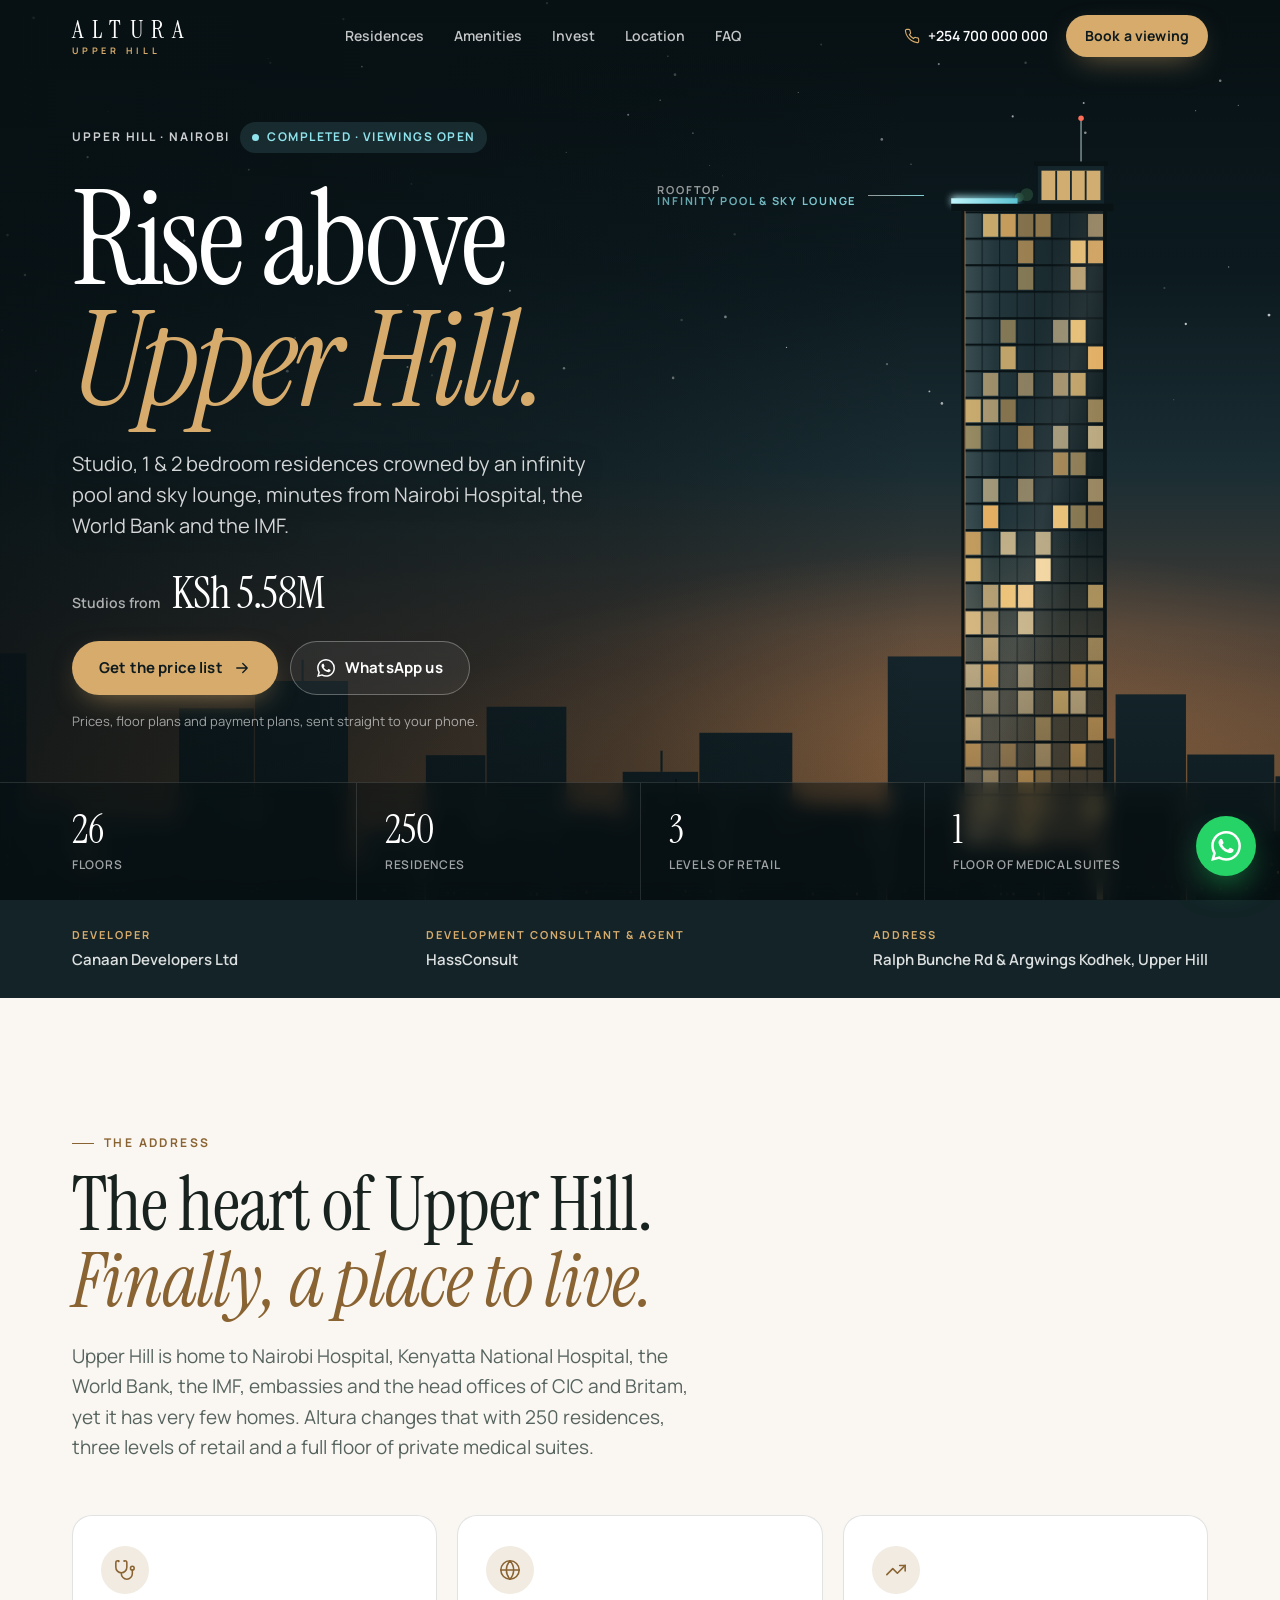
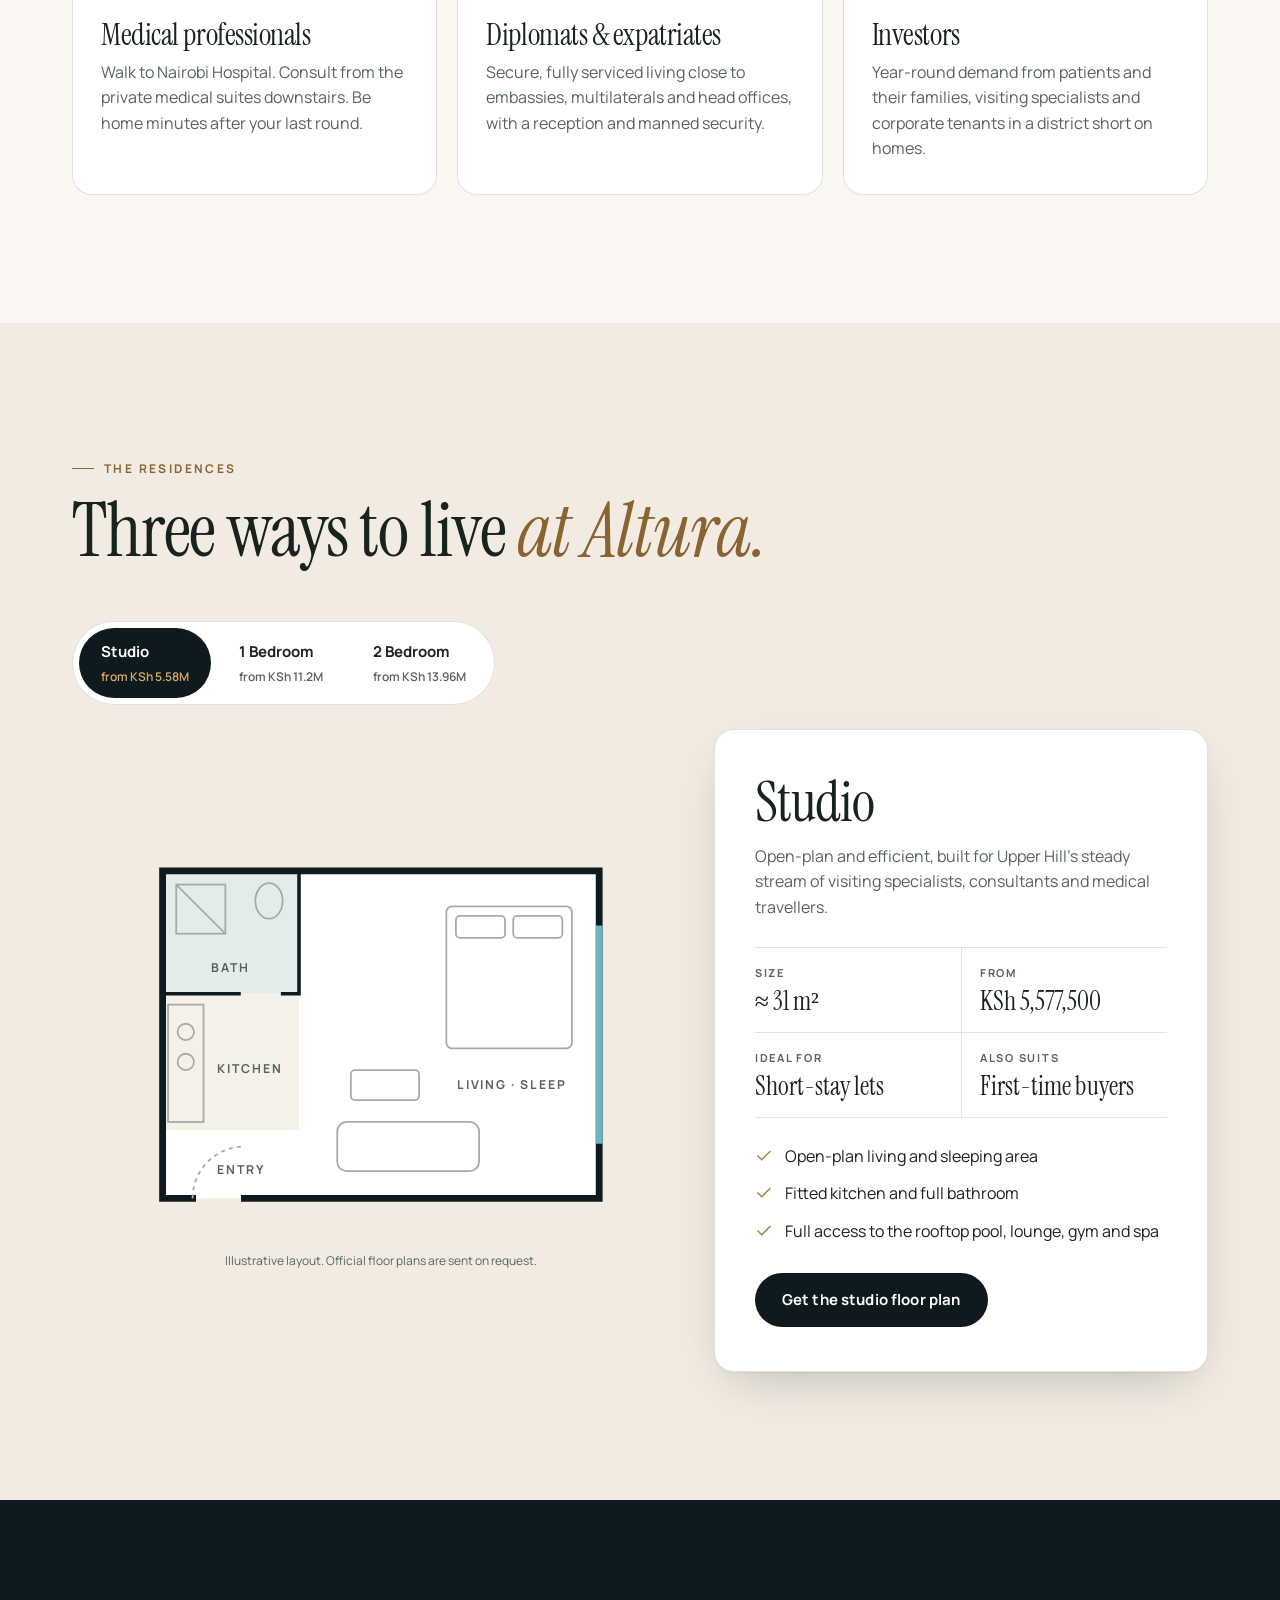
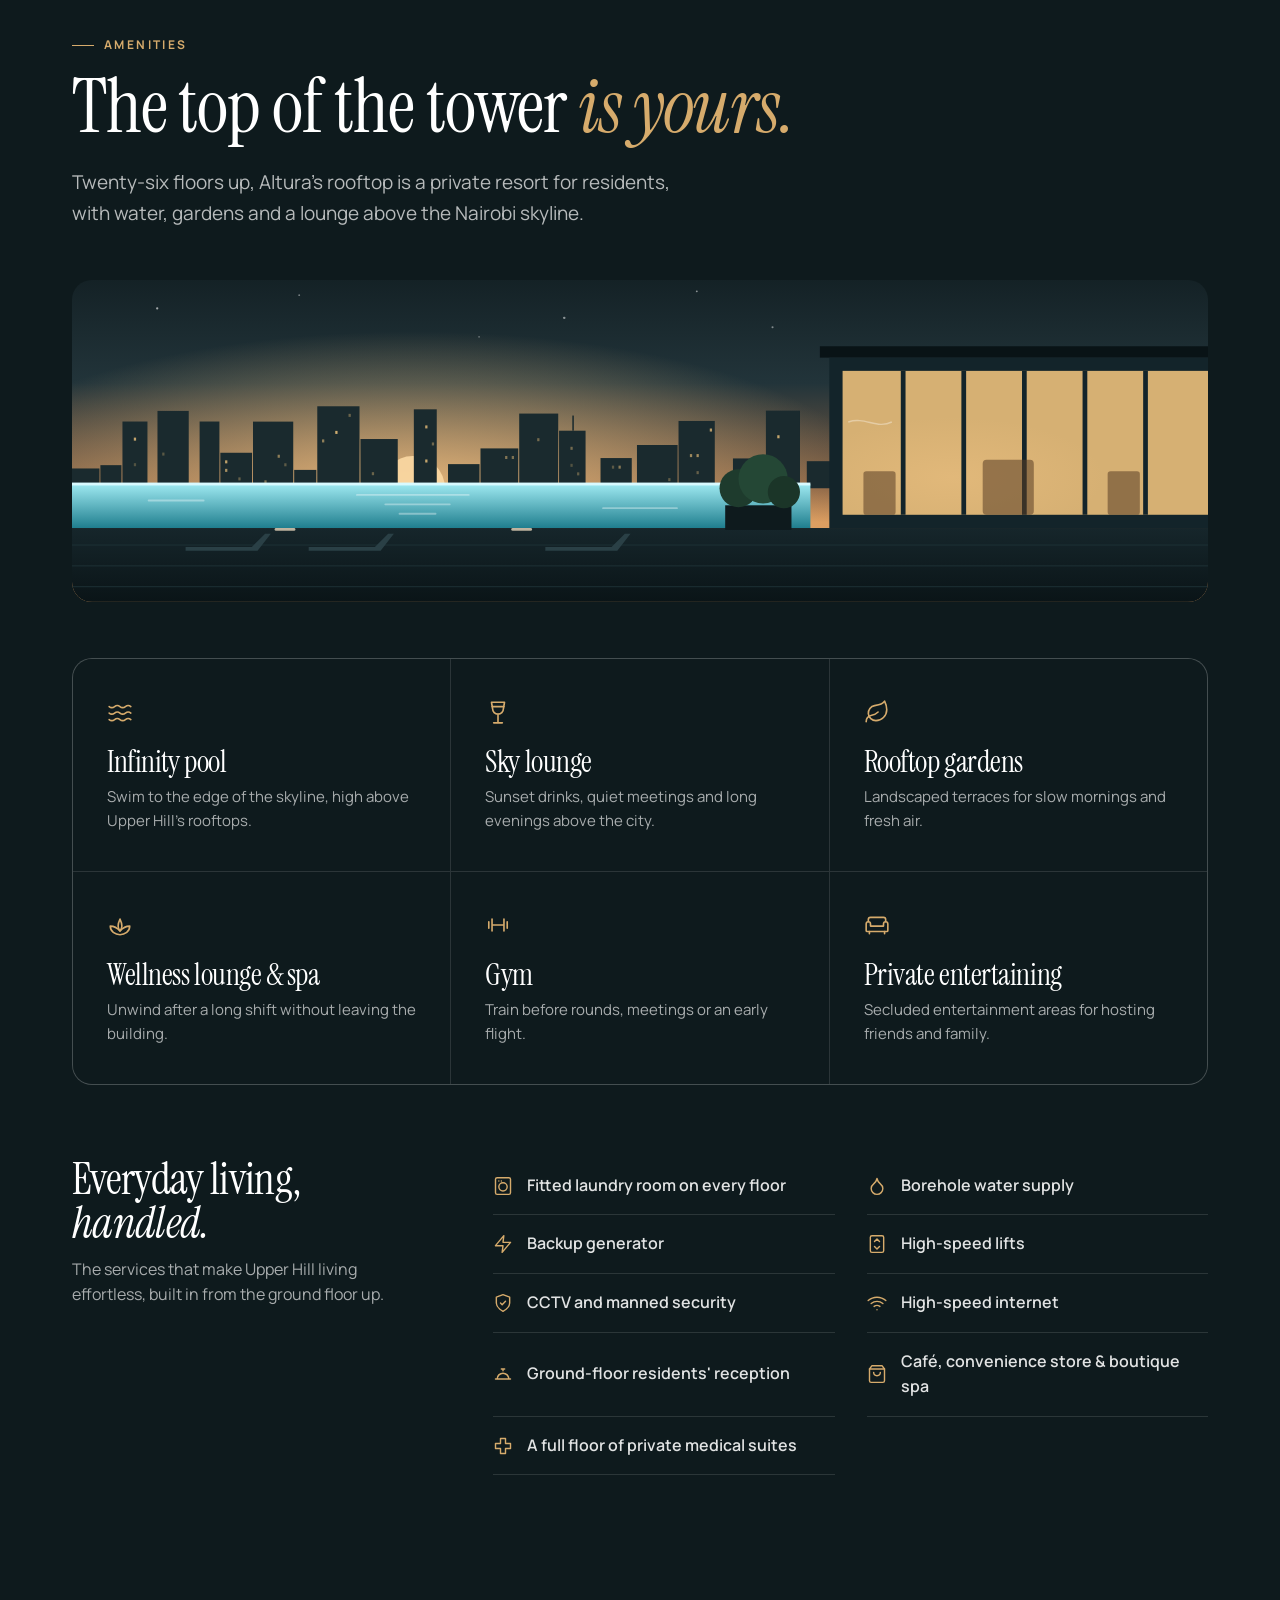
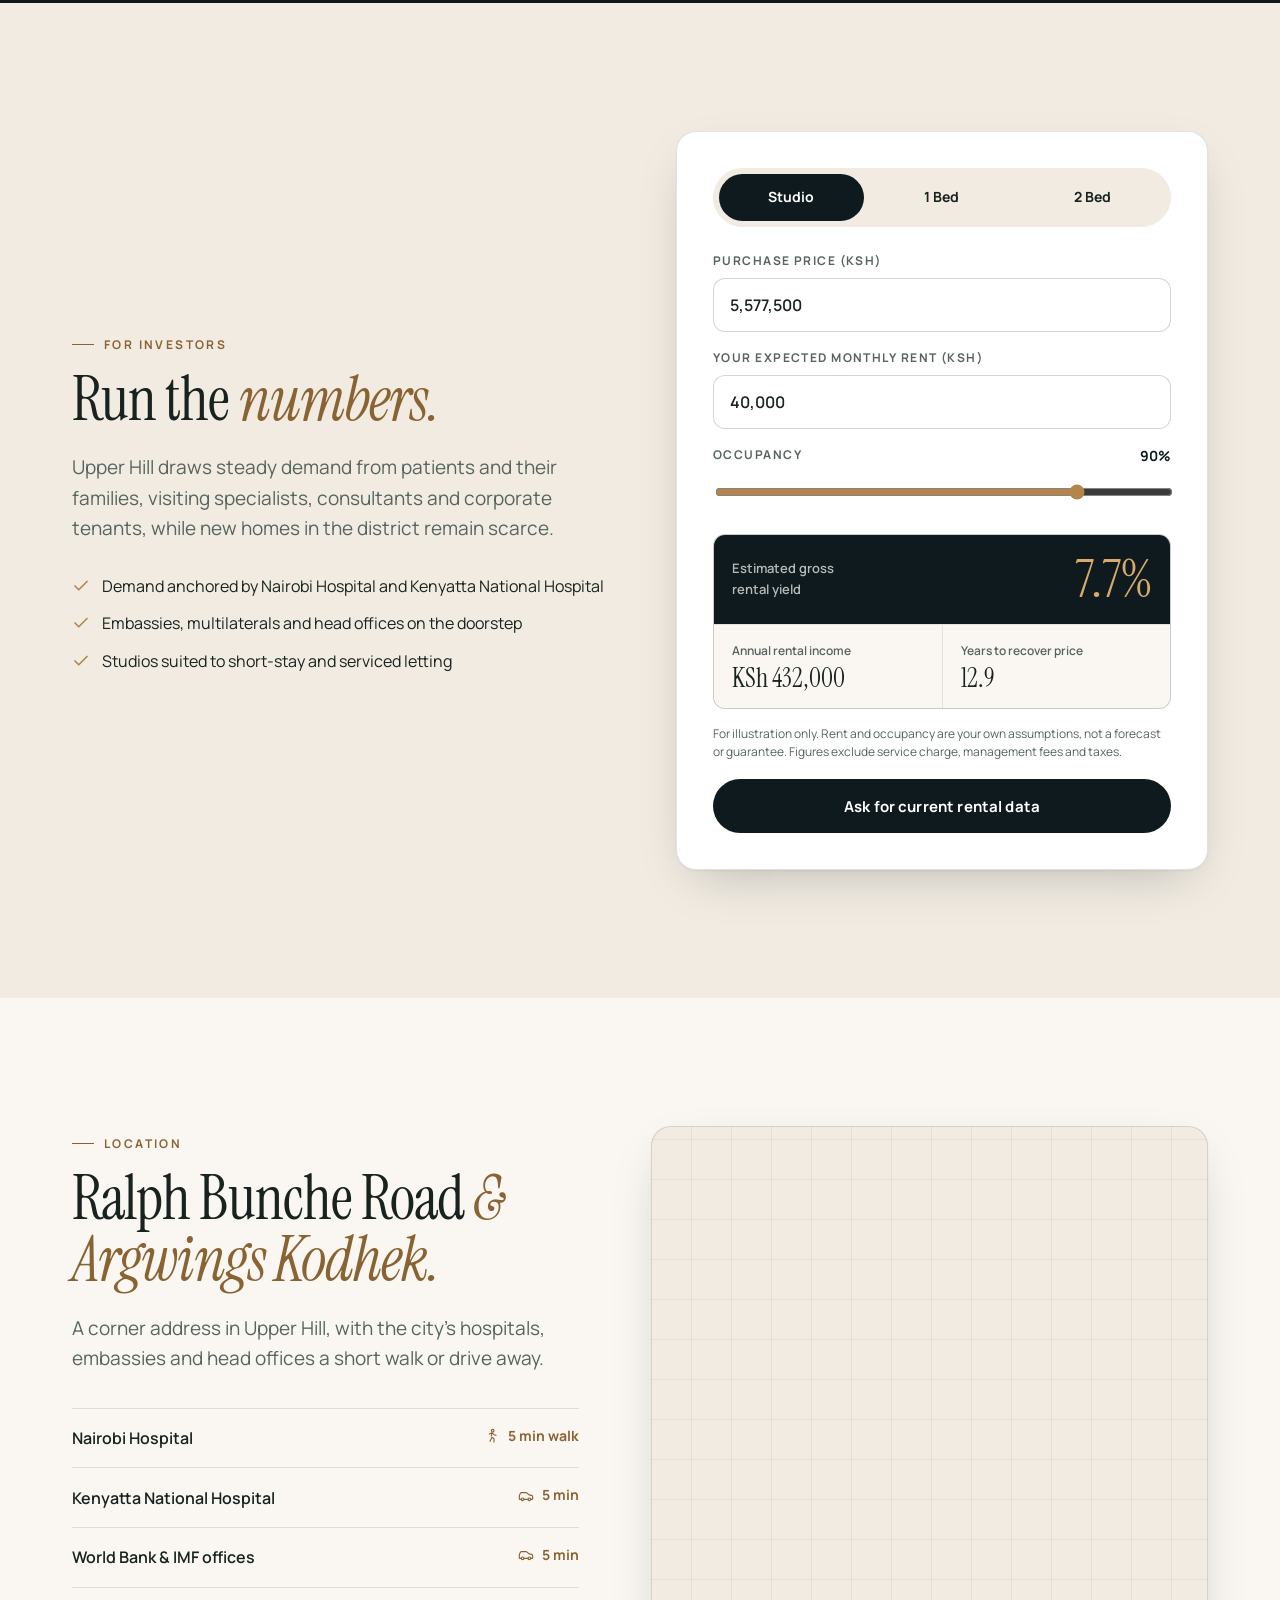
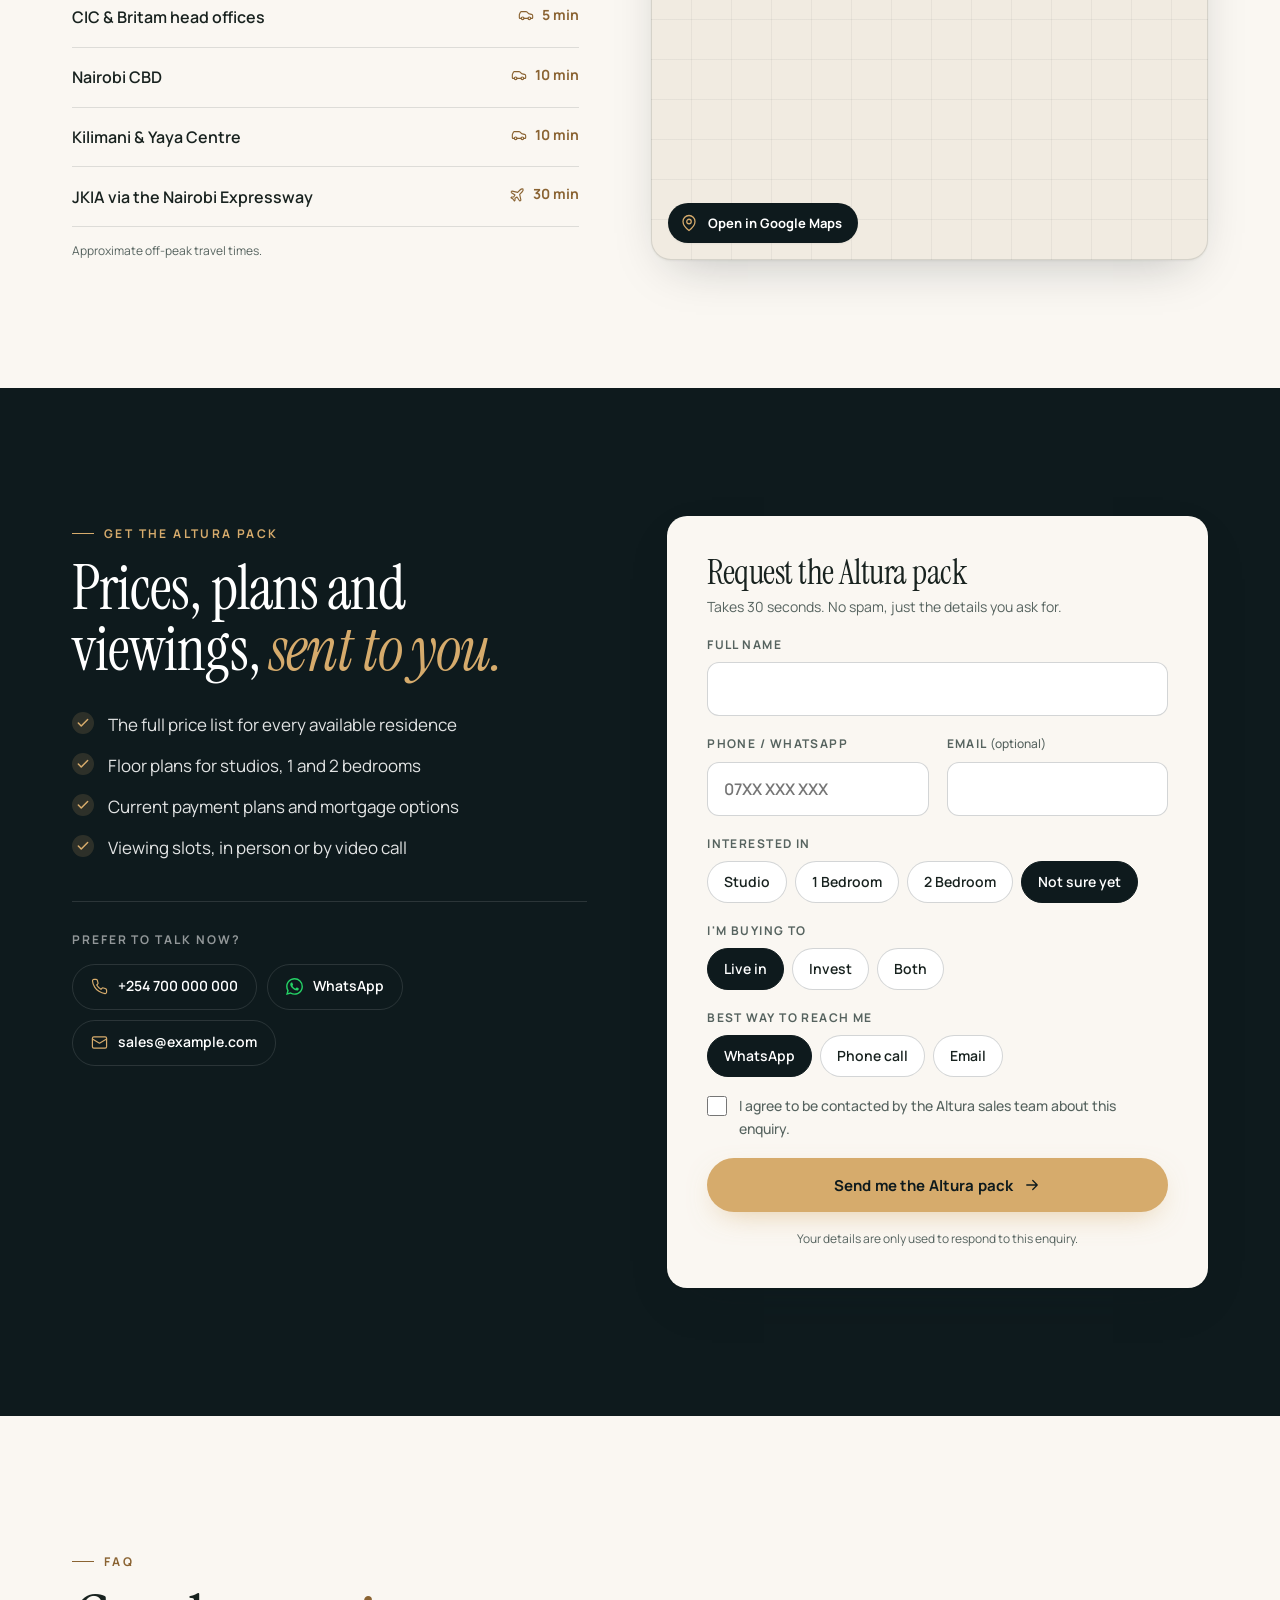
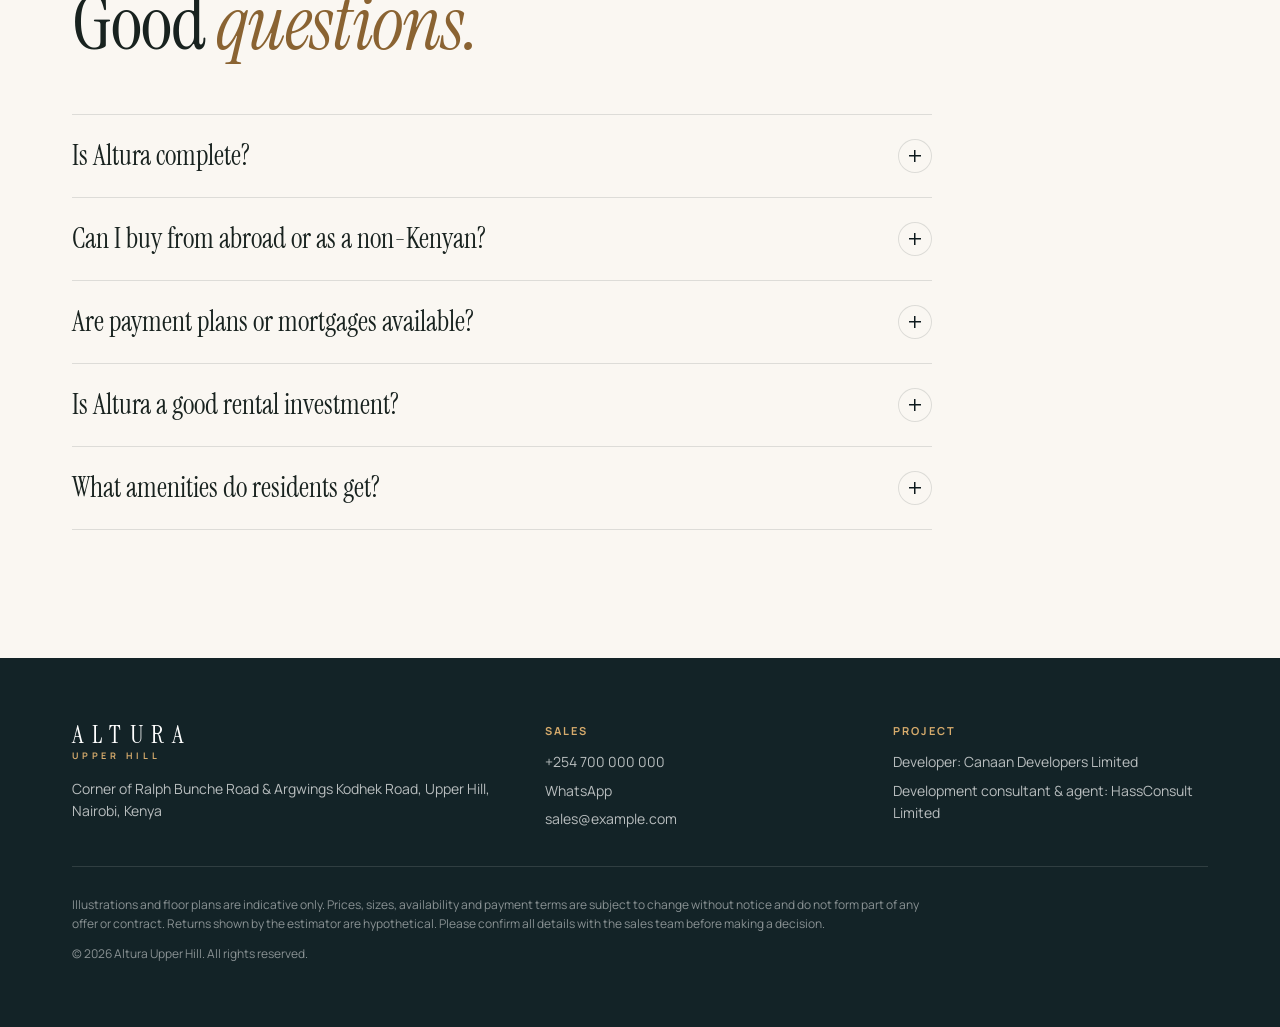
<file: altura/index.html>
<!doctype html>
<html lang="en">
<head>
<meta charset="utf-8">
<meta name="viewport" content="width=device-width, initial-scale=1, viewport-fit=cover">
<title>Altura Upper Hill | Studio, 1 &amp; 2 Bedroom Apartments in Nairobi</title>
<meta name="description" content="Studio, 1 and 2 bedroom apartments in Upper Hill, Nairobi, with a rooftop infinity pool, sky lounge, gym and spa. At Ralph Bunche Road and Argwings Kodhek, minutes from Nairobi Hospital. Get the price list.">
<meta name="theme-color" content="#0E1A1D">
<meta property="og:type" content="website">
<meta property="og:title" content="Altura Upper Hill: rise above the city">
<meta property="og:description" content="Studio, 1 and 2 bedroom residences crowned by an infinity pool and sky lounge in the heart of Upper Hill, Nairobi.">
<meta name="twitter:card" content="summary_large_image">
<link rel="icon" href="data:image/svg+xml,%3Csvg xmlns='http://www.w3.org/2000/svg' viewBox='0 0 64 64'%3E%3Crect width='64' height='64' rx='14' fill='%230E1A1D'/%3E%3Cpath d='M20 50 32 12l12 38M24.5 37h15' fill='none' stroke='%23D6AB6C' stroke-width='4' stroke-linecap='round' stroke-linejoin='round'/%3E%3C/svg%3E">
<link rel="preconnect" href="https://fonts.googleapis.com">
<link rel="preconnect" href="https://fonts.gstatic.com" crossorigin>
<link href="https://fonts.googleapis.com/css2?family=Instrument+Serif:ital@0;1&family=Manrope:wght@400;500;600;700&display=swap" rel="stylesheet">

<!-- Google Tag Manager / Ads tag goes here. Lead + click events are pushed to window.dataLayer below. -->

<script type="application/ld+json">
{
  "@context": "https://schema.org",
  "@type": "ApartmentComplex",
  "name": "Altura Upper Hill",
  "description": "Studio, 1 and 2 bedroom apartments with a rooftop infinity pool, sky lounge, gym and spa in Upper Hill, Nairobi.",
  "numberOfAccommodationUnits": 250,
  "address": {
    "@type": "PostalAddress",
    "streetAddress": "Corner of Ralph Bunche Road and Argwings Kodhek Road",
    "addressLocality": "Upper Hill, Nairobi",
    "addressCountry": "KE"
  },
  "amenityFeature": [
    {"@type": "LocationFeatureSpecification", "name": "Infinity pool", "value": true},
    {"@type": "LocationFeatureSpecification", "name": "Sky lounge", "value": true},
    {"@type": "LocationFeatureSpecification", "name": "Gym and spa", "value": true},
    {"@type": "LocationFeatureSpecification", "name": "Rooftop gardens", "value": true},
    {"@type": "LocationFeatureSpecification", "name": "Backup generator", "value": true},
    {"@type": "LocationFeatureSpecification", "name": "Borehole water", "value": true}
  ]
}
</script>

<style>
:root{
  --ink:#0E1A1D; --ink-2:#132327; --ink-3:#1C3136;
  --paper:#FAF7F2; --stone:#F1EBE1; --sand:#E5DACA;
  --brass:#B4854A; --brass-2:#D6AB6C; --brass-ink:#8A6332;
  --text:#18221F; --muted:#56635F; --line:rgba(14,26,29,.12); --line-dark:rgba(255,255,255,.12);
  --pool:#8FE3EC; --wa:#25D366; --danger:#B3402E;
  --serif:"Instrument Serif", "Times New Roman", Georgia, serif;
  --sans:"Manrope", system-ui, -apple-system, "Segoe UI", Roboto, sans-serif;
  --radius:20px; --radius-sm:12px;
  --shadow:0 1px 2px rgba(14,26,29,.05), 0 18px 50px -20px rgba(14,26,29,.28);
  --gutter:20px; --max:1200px;
  color-scheme:light;
}
@media (min-width:760px){ :root{ --gutter:32px; } }

*,*::before,*::after{ box-sizing:border-box; }
[hidden]{ display:none !important; }
html{ scroll-behavior:smooth; -webkit-text-size-adjust:100%; scroll-padding-top:76px; }
body{ margin:0; background:var(--paper); color:var(--text); font:400 16px/1.6 var(--sans); -webkit-font-smoothing:antialiased; overflow-x:hidden; }
img,svg{ display:block; max-width:100%; }
a{ color:inherit; }
button,input,select{ font:inherit; color:inherit; }
:focus-visible{ outline:2px solid var(--brass-2); outline-offset:3px; border-radius:6px; }
.sr-only{ position:absolute; width:1px; height:1px; overflow:hidden; clip:rect(0 0 0 0); white-space:nowrap; }
.wrap{ width:100%; max-width:var(--max); margin:0 auto; padding:0 var(--gutter); }
.icon{ width:20px; height:20px; flex:none; fill:none; stroke:currentColor; stroke-width:1.7; stroke-linecap:round; stroke-linejoin:round; }
.icon-fill{ fill:currentColor; stroke:none; }

h1,h2,h3{ font-family:var(--serif); font-weight:400; letter-spacing:-.015em; line-height:1; margin:0; }
h2{ font-size:clamp(42px, 6.4vw, 76px); }
h2 em, h1 em{ font-style:italic; color:var(--brass-ink); }
.eyebrow{ display:inline-flex; align-items:center; gap:10px; margin:0 0 18px; font:700 12px/1 var(--sans); letter-spacing:.2em; text-transform:uppercase; color:var(--brass-ink); }
.eyebrow::before{ content:""; width:22px; height:1px; background:currentColor; }
.lede{ font-size:clamp(17px, 1.6vw, 19px); color:var(--muted); max-width:620px; margin:22px 0 0; }

/* Buttons */
.btn{ display:inline-flex; align-items:center; justify-content:center; gap:10px; min-height:54px; padding:0 26px; border-radius:999px; border:1px solid transparent; font:700 15px/1 var(--sans); letter-spacing:.01em; text-decoration:none; cursor:pointer; transition:transform .2s ease, background-color .2s ease, box-shadow .2s ease, border-color .2s ease; white-space:nowrap; }
.btn:active{ transform:translateY(1px); }
.btn-primary{ background:var(--brass-2); color:var(--ink); box-shadow:0 10px 30px -12px rgba(214,171,108,.7); }
.btn-primary:hover{ background:#E3BD83; transform:translateY(-1px); }
.btn-ghost{ color:#fff; border-color:rgba(255,255,255,.3); background:rgba(255,255,255,.06); -webkit-backdrop-filter:blur(8px); backdrop-filter:blur(8px); }
.btn-ghost:hover{ background:rgba(255,255,255,.14); border-color:rgba(255,255,255,.5); }
.btn-dark{ background:var(--ink); color:#fff; }
.btn-dark:hover{ background:var(--ink-3); }
.btn-line{ border-color:var(--line); background:transparent; color:var(--ink); }
.btn-line:hover{ border-color:var(--ink); }
.btn-sm{ min-height:42px; padding:0 18px; font-size:14px; }
.btn-block{ width:100%; }
.btn .icon{ width:18px; height:18px; }

/* Nav */
.nav{ position:fixed; inset:0 0 auto; z-index:60; transition:background-color .3s ease, box-shadow .3s ease; }
.nav.is-solid{ background:rgba(14,26,29,.9); -webkit-backdrop-filter:saturate(1.3) blur(14px); backdrop-filter:saturate(1.3) blur(14px); box-shadow:0 1px 0 var(--line-dark); }
.nav-inner{ display:flex; align-items:center; justify-content:space-between; gap:24px; height:72px; }
.logo{ display:flex; flex-direction:column; gap:4px; color:#fff; text-decoration:none; }
.logo-word{ font:400 25px/1 var(--serif); letter-spacing:.34em; margin-right:-.34em; }
.logo-sub{ font:700 9px/1 var(--sans); letter-spacing:.42em; text-transform:uppercase; color:var(--brass-2); }
.nav-links{ display:none; gap:30px; }
.nav-links a{ color:rgba(255,255,255,.76); text-decoration:none; font-size:14px; font-weight:600; transition:color .2s; }
.nav-links a:hover{ color:#fff; }
.nav-actions{ display:flex; align-items:center; gap:18px; }
.nav-phone{ display:none; align-items:center; gap:8px; color:#fff; text-decoration:none; font-size:14px; font-weight:600; }
.nav-phone .icon{ width:16px; height:16px; color:var(--brass-2); }
@media (min-width:1080px){ .nav-links{ display:flex; } .nav-phone{ display:inline-flex; } }

/* Hero */
.hero{ position:relative; min-height:max(720px, 100svh); display:flex; flex-direction:column; color:#fff; overflow:hidden; isolation:isolate;
  background:
    radial-gradient(80% 50% at 76% 92%, rgba(232,156,90,.6) 0%, rgba(232,156,90,0) 62%),
    linear-gradient(180deg, #071013 0%, #0C1A1F 30%, #1A2D33 52%, #4A3E35 74%, #9A6B45 94%); }
.hero > svg, .tower-wrap, .hero-photo, .hero-scrim{ position:absolute; pointer-events:none; }
.hero-sky{ inset:0; width:100%; height:100%; z-index:0; }
.sky-far, .sky-near{ left:0; right:0; bottom:0; width:100%; }
.sky-far{ height:44%; z-index:1; }
.sky-near{ height:30%; z-index:3; }
.tower-wrap{ z-index:2; bottom:0; right:-44px; height:58%; aspect-ratio:200/860; opacity:.8; }
.tower{ width:100%; height:100%; overflow:visible; }
.tower-tag{ display:none; position:absolute; top:9.6%; right:calc(100% + 18px); white-space:nowrap; font:700 11px/1 var(--sans); letter-spacing:.16em; text-transform:uppercase; color:rgba(255,255,255,.82); align-items:center; gap:12px; }
.tower-tag::after{ content:""; width:56px; height:1px; background:linear-gradient(90deg, rgba(255,255,255,.6), rgba(143,227,236,.9)); }
.tower-tag b{ display:block; color:var(--pool); font-weight:700; }
.hero-photo{ inset:0; width:100%; height:100%; object-fit:cover; z-index:4; }
.hero-scrim{ inset:0; z-index:5; background:
  linear-gradient(90deg, rgba(7,16,19,.9) 0%, rgba(7,16,19,.62) 52%, rgba(7,16,19,.05) 100%),
  linear-gradient(0deg, rgba(7,16,19,.75) 0%, rgba(7,16,19,0) 30%); }
.hero-body{ position:relative; z-index:6; flex:1; display:flex; align-items:center; padding-top:112px; padding-bottom:40px; }
.hero-copy{ max-width:640px; }
.hero-kicker{ display:inline-flex; flex-wrap:wrap; align-items:center; gap:10px; margin:0 0 26px; font:700 12px/1.4 var(--sans); letter-spacing:.16em; text-transform:uppercase; color:rgba(255,255,255,.8); }
.hero-kicker .live{ display:inline-flex; align-items:center; gap:8px; padding:7px 12px; border-radius:999px; background:rgba(143,227,236,.12); color:var(--pool); letter-spacing:.12em; }
.hero-kicker .live::before{ content:""; width:7px; height:7px; border-radius:50%; background:var(--pool); box-shadow:0 0 0 0 rgba(143,227,236,.6); animation:ping 2.4s ease-out infinite; }
@keyframes ping{ 0%{ box-shadow:0 0 0 0 rgba(143,227,236,.6); } 80%,100%{ box-shadow:0 0 0 10px rgba(143,227,236,0); } }
.hero h1{ font-size:clamp(60px, 10.5vw, 132px); line-height:.92; letter-spacing:-.025em; text-wrap:balance; }
.hero h1 em{ color:var(--brass-2); }
.hero-lede{ margin:26px 0 0; max-width:520px; font-size:clamp(17px, 1.7vw, 20px); line-height:1.55; color:rgba(255,255,255,.82); text-shadow:0 1px 18px rgba(7,16,19,.6); }
.hero-price{ display:flex; align-items:baseline; gap:12px; margin:30px 0 0; }
.hero-price span{ font-size:14px; font-weight:600; color:rgba(255,255,255,.66); }
.hero-price strong{ font:400 clamp(34px, 4vw, 44px)/1 var(--serif); color:#fff; letter-spacing:-.01em; }
.hero-ctas{ display:flex; flex-wrap:wrap; gap:12px; margin-top:26px; }
.hero-note{ margin:16px 0 0; font-size:13px; color:rgba(255,255,255,.6); }
.hero-stats{ position:relative; z-index:6; border-top:1px solid var(--line-dark); background:rgba(7,16,19,.45); -webkit-backdrop-filter:blur(10px); backdrop-filter:blur(10px); }
.stats-grid{ display:grid; grid-template-columns:repeat(2, 1fr); }
.stats-grid > div{ padding:20px 0 20px 18px; border-left:1px solid var(--line-dark); }
.stats-grid > div:nth-child(odd){ border-left:0; padding-left:0; }
.stats-grid > div:nth-child(-n+2){ border-bottom:1px solid var(--line-dark); }
.stats-grid strong{ display:block; font:400 40px/1 var(--serif); }
.stats-grid span{ display:block; margin-top:6px; font-size:12px; font-weight:600; letter-spacing:.06em; text-transform:uppercase; color:rgba(255,255,255,.62); }
@media (min-width:760px){
  .tower-wrap{ right:5vw; height:80%; opacity:1; }
  .hero-scrim{ background:linear-gradient(90deg, rgba(7,16,19,.82) 0%, rgba(7,16,19,.35) 50%, rgba(7,16,19,0) 72%), linear-gradient(0deg, rgba(7,16,19,.6) 0%, rgba(7,16,19,0) 30%); }
  .stats-grid{ grid-template-columns:repeat(4, 1fr); }
  .stats-grid > div{ padding:26px 0 26px 28px; border-bottom:0 !important; }
  .stats-grid > div:nth-child(odd){ border-left:1px solid var(--line-dark); padding-left:28px; }
  .stats-grid > div:first-child{ border-left:0; padding-left:0; }
}
@media (min-width:1080px){ .tower-wrap{ right:12vw; height:88%; } .tower-tag{ display:flex; } }
.hero-copy > *{ animation:rise .9s cubic-bezier(.2,.7,.2,1) both; }
.hero-copy > :nth-child(2){ animation-delay:.08s; } .hero-copy > :nth-child(3){ animation-delay:.16s; }
.hero-copy > :nth-child(4){ animation-delay:.24s; } .hero-copy > :nth-child(5){ animation-delay:.32s; } .hero-copy > :nth-child(6){ animation-delay:.4s; }
@keyframes rise{ from{ opacity:0; transform:translateY(18px); } to{ opacity:1; transform:none; } }
.beacon{ animation:blink 2.2s steps(1) infinite; }
@keyframes blink{ 50%{ opacity:.15; } }
.flicker{ animation:flicker 9s ease-in-out infinite; }
@keyframes flicker{ 0%,100%{ opacity:var(--o, .8); } 45%{ opacity:var(--o, .8); } 50%{ opacity:.08; } 70%{ opacity:.08; } 75%{ opacity:var(--o, .8); } }
.twinkle{ animation:twinkle 4s ease-in-out infinite; }
@keyframes twinkle{ 50%{ opacity:.15; } }

/* Trust strip */
.trust{ background:var(--ink-2); color:rgba(255,255,255,.86); }
.trust-inner{ display:grid; gap:16px; padding-top:26px; padding-bottom:26px; }
.trust p{ margin:0; font-size:15px; font-weight:600; }
.trust span{ display:block; margin-bottom:4px; font-size:11px; font-weight:700; letter-spacing:.18em; text-transform:uppercase; color:var(--brass-2); }
@media (min-width:760px){ .trust-inner{ grid-template-columns:repeat(3, auto); justify-content:space-between; } }

/* Sections */
.section{ padding:88px 0; }
@media (min-width:1080px){ .section{ padding:128px 0; } }
.section-stone{ background:var(--stone); }
.section-ink{ background:var(--ink); color:#fff; }
.section-ink h2 em{ color:var(--brass-2); }
.section-ink .eyebrow{ color:var(--brass-2); }
.section-ink .lede{ color:rgba(255,255,255,.7); }
.section-head{ max-width:760px; margin-bottom:52px; }
.calc-grid > *, .loc-grid > *, .enquire-grid > *, .unit > *{ min-width:0; }
.loc-grid h2, .calc-grid h2, .enquire-grid h2{ font-size:clamp(42px, 4.8vw, 64px); }
.card{ background:#fff; border:1px solid var(--line); border-radius:var(--radius); box-shadow:var(--shadow); }

/* Address / audiences */
.who{ display:grid; gap:16px; }
.who-card{ padding:30px 28px 32px; border-radius:var(--radius); background:#fff; border:1px solid var(--line); transition:transform .3s ease, box-shadow .3s ease; }
.who-card:hover{ transform:translateY(-4px); box-shadow:var(--shadow); }
.who-icon{ display:grid; place-items:center; width:48px; height:48px; border-radius:50%; background:var(--stone); color:var(--brass-ink); margin-bottom:26px; }
.who-icon .icon{ width:22px; height:22px; }
.who-card h3{ font-size:30px; margin-bottom:10px; }
.who-card p{ margin:0; color:var(--muted); }
@media (min-width:860px){ .who{ grid-template-columns:repeat(3, 1fr); gap:20px; } }

/* Residences */
.tabs{ display:grid; grid-template-columns:repeat(3, 1fr); gap:4px; padding:5px; margin-bottom:24px; background:#fff; border:1px solid var(--line); border-radius:22px; }
.tab{ display:flex; flex-direction:column; align-items:center; gap:3px; padding:11px 6px; border:0; border-radius:17px; background:transparent; cursor:pointer; text-align:center; transition:background-color .2s, color .2s; }
.tab b{ font-size:14px; font-weight:700; white-space:nowrap; }
.tab span{ font-size:11px; font-weight:600; color:var(--muted); white-space:nowrap; }
@media (min-width:640px){
  .tabs{ display:inline-flex; gap:6px; padding:6px; border-radius:999px; }
  .tab{ align-items:flex-start; text-align:left; padding:12px 22px; border-radius:999px; }
  .tab b{ font-size:15px; } .tab span{ font-size:12px; }
}
.tab[aria-selected="true"]{ background:var(--ink); color:#fff; }
.tab[aria-selected="true"] span{ color:var(--brass-2); }
.unit{ display:grid; gap:20px; }
.unit[hidden]{ display:none; }
.unit-plan{ margin:0; padding:20px; border-radius:var(--radius); background:var(--stone); display:flex; flex-direction:column; justify-content:center; }
.unit-plan svg{ width:100%; height:auto; }
.unit-plan figcaption{ margin-top:12px; font-size:12px; color:var(--muted); text-align:center; }
.unit-info{ padding:32px 28px; }
.unit-info h3{ font-size:clamp(40px, 5vw, 56px); }
.unit-info > p{ margin:14px 0 0; color:var(--muted); }
.specs{ display:grid; grid-template-columns:1fr 1fr; gap:0; margin:26px 0; border-top:1px solid var(--line); }
.specs div{ padding:16px 0; border-bottom:1px solid var(--line); }
.specs div:nth-child(even){ padding-left:18px; border-left:1px solid var(--line); }
.specs dt{ font-size:11px; font-weight:700; letter-spacing:.16em; text-transform:uppercase; color:var(--muted); }
.specs dd{ margin:6px 0 0; font:400 26px/1.1 var(--serif); }
.ticks{ list-style:none; padding:0; margin:0; display:grid; gap:12px; }
.ticks li{ display:flex; gap:12px; align-items:flex-start; }
.ticks .icon{ width:18px; height:18px; margin-top:3px; color:var(--brass); stroke-width:2.2; }
.unit-ctas{ display:flex; flex-wrap:wrap; gap:10px; margin-top:28px; }
@media (min-width:900px){
  .unit{ grid-template-columns:1.25fr 1fr; gap:24px; align-items:stretch; }
  .unit-plan{ padding:36px; }
  .unit-info{ padding:44px 40px; }
}
.plan .floor{ fill:#fff; }
.plan .wet{ fill:#E3ECEA; }
.plan .tint{ fill:#F6F1E8; }
.plan .wall{ fill:none; stroke:var(--ink); stroke-width:5; stroke-linecap:square; stroke-linejoin:miter; }
.plan .iw{ fill:none; stroke:var(--ink); stroke-width:2.6; stroke-linecap:square; }
.plan .win{ stroke:#6BB4C0; stroke-width:5; }
.plan .furn{ fill:none; stroke:#A2ACA9; stroke-width:1.3; }
.plan text{ font:700 9px var(--sans); letter-spacing:.16em; fill:#56635F; text-anchor:middle; }

/* Amenities */
.rooftop-art{ width:100%; height:auto; aspect-ratio:1200/340; min-height:240px; object-fit:cover; border-radius:var(--radius); margin-bottom:56px; overflow:hidden; }
.rooftop-art svg{ width:100%; height:100%; }
.amen-grid{ display:grid; gap:1px; background:var(--line-dark); border:1px solid var(--line-dark); border-radius:var(--radius); overflow:hidden; }
.amen{ display:grid; grid-template-columns:26px 1fr; gap:4px 16px; padding:22px 20px; background:var(--ink); }
.amen .icon{ width:26px; height:26px; color:var(--brass-2); stroke-width:1.5; grid-row:span 2; margin-top:2px; }
.amen h3{ font-size:26px; margin:0; }
.amen p{ margin:0; color:rgba(255,255,255,.64); font-size:15px; }
@media (min-width:640px){
  .amen-grid{ grid-template-columns:repeat(2, 1fr); }
  .amen{ display:block; padding:30px 26px; }
  .amen h3{ font-size:30px; margin:22px 0 8px; }
}
@media (min-width:1000px){ .amen-grid{ grid-template-columns:repeat(3, 1fr); } .amen{ padding:38px 34px; } }
.essentials{ margin-top:72px; display:grid; gap:40px; }
.essentials h3{ font-size:clamp(32px, 3.6vw, 44px); }
.essentials h3 + p{ margin:12px 0 0; color:rgba(255,255,255,.64); }
.ess-list{ list-style:none; margin:0; padding:0; display:grid; grid-template-columns:1fr; gap:0; }
.ess-list li{ display:flex; align-items:center; gap:14px; padding:16px 0; border-bottom:1px solid var(--line-dark); font-weight:600; color:rgba(255,255,255,.88); }
.ess-list .icon{ color:var(--brass-2); }
@media (min-width:640px){ .ess-list{ grid-template-columns:1fr 1fr; column-gap:32px; } }
@media (min-width:1000px){ .essentials{ grid-template-columns:1fr 2fr; gap:64px; } }

/* Investor calculator */
.calc-grid{ display:grid; gap:44px; }
.calc-copy .ticks{ margin-top:30px; }
.calc{ padding:28px 24px; }
.seg{ display:grid; grid-template-columns:repeat(3, 1fr); gap:6px; padding:6px; background:var(--stone); border-radius:999px; margin:0 0 24px; border:0; }
.seg label{ position:relative; }
.seg input{ position:absolute; opacity:0; inset:0; cursor:pointer; }
.seg span{ display:block; padding:12px 0; border-radius:999px; text-align:center; font-weight:700; font-size:14px; transition:background-color .2s, color .2s; }
.seg input:checked + span{ background:var(--ink); color:#fff; }
.seg input:focus-visible + span{ outline:2px solid var(--brass); outline-offset:2px; }
.calc-fields{ display:grid; gap:16px; }
.field{ display:grid; gap:8px; margin:0; padding:0; border:0; min-width:0; }
.field > span, .field > label, .field legend{ font-size:12px; font-weight:700; letter-spacing:.12em; text-transform:uppercase; color:var(--muted); padding:0; }
.field legend{ margin-bottom:8px; }
.field input:not([type=range]):not([type=radio]):not([type=checkbox]), .field select{ width:100%; height:54px; padding:0 16px; border:1px solid rgba(14,26,29,.18); border-radius:var(--radius-sm); background:#fff; font-size:16px; font-weight:600; transition:border-color .2s, box-shadow .2s; }
.field input:focus, .field select:focus{ outline:0; border-color:var(--brass); box-shadow:0 0 0 4px rgba(180,133,74,.18); }
.field-range span{ display:flex; justify-content:space-between; }
.field-range output{ color:var(--ink); letter-spacing:0; font-size:14px; }
input[type=range]{ width:100%; accent-color:var(--brass); height:28px; }
.calc-out{ display:grid; grid-template-columns:1fr 1fr; gap:1px; margin:26px 0 16px; background:var(--line); border-radius:var(--radius-sm); overflow:hidden; border:1px solid var(--line); }
.calc-out > div{ padding:16px 18px; background:var(--paper); }
.calc-out span{ display:block; font-size:12px; font-weight:600; color:var(--muted); }
.calc-out strong{ display:block; margin-top:4px; font:400 26px/1.1 var(--serif); }
.calc-out .out-main{ grid-column:1 / -1; background:var(--ink); color:#fff; display:flex; align-items:center; justify-content:space-between; gap:16px; }
.calc-out .out-main span{ color:rgba(255,255,255,.7); font-size:13px; }
.calc-out .out-main strong{ font-size:52px; color:var(--brass-2); margin:0; }
.fine{ font-size:12px; line-height:1.5; color:var(--muted); margin:0 0 18px; }
@media (min-width:960px){ .calc-grid{ grid-template-columns:1fr 1fr; gap:72px; align-items:center; } .calc{ padding:36px; } }

/* Location */
.loc-grid{ display:grid; gap:40px; }
.dist{ list-style:none; margin:34px 0 0; padding:0; border-top:1px solid var(--line); }
.dist li{ display:flex; align-items:baseline; justify-content:space-between; gap:16px; padding:16px 0; border-bottom:1px solid var(--line); }
.dist b{ font-weight:600; }
.dist span{ flex:none; display:inline-flex; align-items:center; gap:8px; font-size:14px; font-weight:700; color:var(--brass-ink); }
.dist .icon{ width:16px; height:16px; }
.loc-note{ margin:14px 0 0; font-size:12px; color:var(--muted); }
.map{ position:relative; min-height:380px; overflow:hidden; padding:0; background:
  repeating-linear-gradient(0deg, transparent 0 39px, rgba(14,26,29,.05) 39px 40px),
  repeating-linear-gradient(90deg, transparent 0 39px, rgba(14,26,29,.05) 39px 40px), var(--stone); }
.map iframe{ position:absolute; inset:0; width:100%; height:100%; border:0; filter:grayscale(.35) contrast(1.05); }
.map-pin{ position:absolute; left:16px; bottom:16px; z-index:1; display:flex; align-items:center; gap:10px; padding:10px 16px 10px 12px; border-radius:999px; background:var(--ink); color:#fff; font-size:13px; font-weight:700; text-decoration:none; box-shadow:var(--shadow); }
.map-pin .icon{ color:var(--brass-2); width:18px; height:18px; }
@media (min-width:960px){ .loc-grid{ grid-template-columns:1fr 1.1fr; gap:72px; align-items:stretch; } .map{ min-height:100%; } }

/* Enquiry */
.enquire-grid{ display:grid; gap:44px; }
.pack{ list-style:none; margin:30px 0 0; padding:0; display:grid; gap:14px; }
.pack li{ display:flex; gap:14px; align-items:flex-start; font-size:17px; color:rgba(255,255,255,.88); }
.pack .icon{ width:22px; height:22px; padding:4px; border-radius:50%; background:rgba(214,171,108,.16); color:var(--brass-2); stroke-width:2.6; margin-top:1px; }
.direct{ margin-top:40px; padding-top:28px; border-top:1px solid var(--line-dark); }
.direct p{ margin:0 0 14px; font-size:12px; font-weight:700; letter-spacing:.16em; text-transform:uppercase; color:rgba(255,255,255,.55); }
.direct-links{ display:flex; flex-wrap:wrap; gap:10px; }
.direct a{ max-width:100%; overflow-wrap:anywhere; display:inline-flex; align-items:center; gap:10px; min-height:46px; padding:0 18px; border:1px solid var(--line-dark); border-radius:999px; text-decoration:none; font-weight:600; font-size:14px; transition:border-color .2s, background-color .2s; }
.direct a:hover{ border-color:rgba(255,255,255,.4); background:rgba(255,255,255,.05); }
.direct .icon{ width:17px; height:17px; color:var(--brass-2); }
.direct .wa .icon{ color:var(--wa); }
.lead-card{ padding:28px 22px; color:var(--text); background:var(--paper); border:0; }
.lead-card h3{ font-size:34px; margin-bottom:6px; }
.lead-card > form > p:first-of-type{ margin:0 0 24px; color:var(--muted); font-size:15px; }
.lead{ display:grid; gap:18px; }
.field-row{ display:grid; gap:18px; }
.opt{ text-transform:none; letter-spacing:0; font-weight:500; }
.chips{ display:flex; flex-wrap:wrap; gap:8px; }
.chip{ position:relative; }
.chip input{ position:absolute; opacity:0; inset:0; cursor:pointer; margin:0; }
.chip span{ display:inline-flex; align-items:center; min-height:42px; padding:0 16px; border:1px solid rgba(14,26,29,.18); border-radius:999px; background:#fff; font-size:14px; font-weight:600; transition:all .2s; }
.chip input:checked + span{ background:var(--ink); border-color:var(--ink); color:#fff; }
.chip input:focus-visible + span{ outline:2px solid var(--brass); outline-offset:2px; }
.field > label.consent{ text-transform:none; letter-spacing:0; font-weight:500; font-size:14px; }
.consent{ display:flex; gap:12px; align-items:flex-start; font-size:14px; color:var(--muted); cursor:pointer; }
.consent input{ width:20px; height:20px; margin:1px 0 0; flex:none; accent-color:var(--ink); }
.err{ margin:0; font-size:13px; font-weight:600; color:var(--danger); }
.err:empty{ display:none; }
.has-error input{ border-color:var(--danger) !important; }
.form-alert{ margin:0; padding:12px 14px; border-radius:var(--radius-sm); background:#FBE9E5; color:var(--danger); font-size:14px; font-weight:600; }
.form-alert[hidden]{ display:none; }
.lead .fine{ margin:0; text-align:center; }
.lead .form-intro{ margin:6px 0 0; text-align:left; font-size:14px; }
.success{ text-align:center; padding:28px 6px; }
.success-icon{ display:grid; place-items:center; width:64px; height:64px; margin:0 auto 22px; border-radius:50%; background:var(--ink); color:var(--brass-2); }
.success-icon .icon{ width:28px; height:28px; stroke-width:2.4; }
.success h3{ font-size:38px; }
.success p{ color:var(--muted); margin:12px auto 24px; max-width:380px; }
@media (min-width:640px){ .field-row{ grid-template-columns:1fr 1fr; } .lead-card{ padding:40px; } }
@media (min-width:1000px){ .enquire-grid{ grid-template-columns:1fr 1.05fr; gap:80px; align-items:start; } .enquire-copy{ position:sticky; top:110px; } }

/* FAQ */
.faq{ max-width:860px; }
.faq details{ border-bottom:1px solid var(--line); }
.faq details:first-of-type{ border-top:1px solid var(--line); }
.faq summary{ display:flex; justify-content:space-between; align-items:center; gap:24px; padding:24px 0; cursor:pointer; list-style:none; font:400 clamp(22px, 2.4vw, 28px)/1.2 var(--serif); }
.faq summary::-webkit-details-marker{ display:none; }
.faq summary::after{ content:""; flex:none; width:34px; height:34px; border-radius:50%; border:1px solid var(--line); background:
  linear-gradient(var(--ink), var(--ink)) center/12px 1.5px no-repeat,
  linear-gradient(var(--ink), var(--ink)) center/1.5px 12px no-repeat; transition:transform .3s ease, background-color .3s; }
.faq details[open] summary::after{ transform:rotate(45deg); background-color:var(--stone); }
.faq details p{ margin:-6px 0 26px; max-width:700px; color:var(--muted); }

/* Footer */
.footer{ background:var(--ink-2); color:rgba(255,255,255,.7); padding:64px 0 120px; font-size:14px; }
.foot-top{ display:grid; gap:32px; padding-bottom:36px; border-bottom:1px solid var(--line-dark); }
.foot-top h4{ margin:0 0 12px; font-size:11px; letter-spacing:.18em; text-transform:uppercase; color:var(--brass-2); }
.foot-top p{ margin:0; }
.foot-top a{ text-decoration:none; }
.foot-top a:hover{ color:#fff; }
.foot-links{ display:grid; gap:6px; }
.disclaimer{ margin:28px 0 10px; font-size:12px; line-height:1.6; color:rgba(255,255,255,.5); max-width:860px; }
.copy{ margin:0; font-size:12px; color:rgba(255,255,255,.5); }
@media (min-width:860px){ .foot-top{ grid-template-columns:1.4fr 1fr 1fr; } .footer{ padding-bottom:64px; } }

/* Sticky contact */
.mobile-bar{ position:fixed; left:0; right:0; bottom:0; z-index:70; display:grid; grid-template-columns:1fr 1fr 1.25fr; gap:8px; padding:10px 12px calc(10px + env(safe-area-inset-bottom)); background:rgba(14,26,29,.94); -webkit-backdrop-filter:blur(12px); backdrop-filter:blur(12px); border-top:1px solid var(--line-dark); transform:translateY(110%); transition:transform .35s ease; }
.mobile-bar.is-on{ transform:none; }
.mobile-bar a{ display:flex; align-items:center; justify-content:center; gap:8px; min-height:48px; border-radius:999px; font-size:14px; font-weight:700; text-decoration:none; color:#fff; border:1px solid var(--line-dark); }
.mobile-bar a.wa .icon{ color:var(--wa); }
.mobile-bar a.go{ background:var(--brass-2); color:var(--ink); border-color:transparent; }
.mobile-bar .icon{ width:18px; height:18px; }
.wa-float{ display:none; }
@media (min-width:860px){
  .mobile-bar{ display:none; }
  .wa-float{ position:fixed; right:24px; bottom:24px; z-index:70; display:grid; place-items:center; width:60px; height:60px; border-radius:50%; background:var(--wa); color:#fff; box-shadow:0 14px 34px -10px rgba(37,211,102,.7); transition:transform .2s; }
  .wa-float:hover{ transform:scale(1.06); }
  .wa-float .icon{ width:30px; height:30px; }
}

/* Reveal */
.js .reveal{ opacity:0; transform:translateY(22px); transition:opacity .9s cubic-bezier(.2,.7,.2,1), transform .9s cubic-bezier(.2,.7,.2,1); }
.js .reveal.in{ opacity:1; transform:none; }
@media (prefers-reduced-motion:reduce){
  html{ scroll-behavior:auto; }
  *,*::before,*::after{ animation:none !important; transition:none !important; }
  .js .reveal{ opacity:1; transform:none; }
}
</style>
<script>document.documentElement.classList.add('js');</script>
</head>
<body>

<!-- Icon sprite -->
<svg width="0" height="0" style="position:absolute" aria-hidden="true">
  <symbol id="i-arrow" viewBox="0 0 24 24"><path d="M5 12h14M13 6l6 6-6 6"/></symbol>
  <symbol id="i-check" viewBox="0 0 24 24"><path d="M20 6 9 17l-5-5"/></symbol>
  <symbol id="i-phone" viewBox="0 0 24 24"><path d="M22 16.92v3a2 2 0 0 1-2.18 2 19.8 19.8 0 0 1-8.63-3.07 19.5 19.5 0 0 1-6-6A19.8 19.8 0 0 1 2.12 4.18 2 2 0 0 1 4.11 2h3a2 2 0 0 1 2 1.72c.13.96.36 1.9.7 2.81a2 2 0 0 1-.45 2.11L8.09 9.91a16 16 0 0 0 6 6l1.27-1.27a2 2 0 0 1 2.11-.45c.91.34 1.85.57 2.81.7A2 2 0 0 1 22 16.92z"/></symbol>
  <symbol id="i-mail" viewBox="0 0 24 24"><rect x="2" y="4" width="20" height="16" rx="2"/><path d="m22 7-10 6L2 7"/></symbol>
  <symbol id="i-pin" viewBox="0 0 24 24"><path d="M20 10c0 6-8 12-8 12s-8-6-8-12a8 8 0 0 1 16 0Z"/><circle cx="12" cy="10" r="3"/></symbol>
  <symbol id="i-wa" viewBox="0 0 24 24"><path d="M17.47 14.38c-.3-.15-1.76-.87-2.03-.97-.27-.1-.47-.15-.67.15-.2.3-.77.97-.94 1.16-.17.2-.35.22-.64.07-.3-.15-1.26-.46-2.39-1.47-.88-.79-1.48-1.76-1.65-2.06-.17-.3-.02-.46.13-.6.13-.14.3-.35.45-.52.15-.18.2-.3.3-.5.1-.2.05-.37-.03-.52-.07-.15-.67-1.61-.91-2.2-.24-.58-.49-.5-.67-.51h-.57c-.2 0-.52.07-.79.37-.27.3-1.04 1.02-1.04 2.48s1.07 2.88 1.21 3.07c.15.2 2.1 3.2 5.08 4.49.71.3 1.26.49 1.7.63.71.22 1.36.19 1.87.12.57-.09 1.76-.72 2-1.41.25-.7.25-1.29.18-1.41-.08-.13-.27-.2-.57-.35m-5.42 7.4h-.01a9.87 9.87 0 0 1-5.03-1.38l-.36-.21-3.74.98 1-3.65-.24-.37a9.86 9.86 0 0 1-1.51-5.26c0-5.45 4.44-9.88 9.89-9.88a9.82 9.82 0 0 1 9.88 9.89c0 5.45-4.44 9.88-9.88 9.88m8.41-18.3A11.82 11.82 0 0 0 12.05 0C5.5 0 .16 5.34.16 11.89c0 2.1.55 4.14 1.59 5.95L.06 24l6.3-1.65a11.88 11.88 0 0 0 5.68 1.45h.01c6.55 0 11.89-5.34 11.89-11.89a11.82 11.82 0 0 0-3.48-8.41Z"/></symbol>
  <symbol id="i-steth" viewBox="0 0 24 24"><path d="M4.8 2.3A.3.3 0 1 0 5 2H4a2 2 0 0 0-2 2v5a6 6 0 0 0 12 0V4a2 2 0 0 0-2-2h-1a.2.2 0 1 0 .3.3"/><path d="M8 15v1a6 6 0 0 0 12 0v-4"/><circle cx="20" cy="10" r="2"/></symbol>
  <symbol id="i-globe" viewBox="0 0 24 24"><circle cx="12" cy="12" r="10"/><path d="M2 12h20M12 2a15.3 15.3 0 0 1 4 10 15.3 15.3 0 0 1-4 10 15.3 15.3 0 0 1-4-10 15.3 15.3 0 0 1 4-10z"/></symbol>
  <symbol id="i-trend" viewBox="0 0 24 24"><path d="m22 7-8.5 8.5-5-5L2 17"/><path d="M16 7h6v6"/></symbol>
  <symbol id="i-waves" viewBox="0 0 24 24"><path d="M2 7c.6.5 1.2 1 2.5 1 2.5 0 2.5-2 5-2s2.4 2 5 2c2.5 0 2.5-2 5-2 1.3 0 1.9.5 2.5 1M2 13c.6.5 1.2 1 2.5 1 2.5 0 2.5-2 5-2s2.4 2 5 2c2.5 0 2.5-2 5-2 1.3 0 1.9.5 2.5 1M2 19c.6.5 1.2 1 2.5 1 2.5 0 2.5-2 5-2s2.4 2 5 2c2.5 0 2.5-2 5-2 1.3 0 1.9.5 2.5 1"/></symbol>
  <symbol id="i-glass" viewBox="0 0 24 24"><path d="M8 22h8M12 15v7M6 3h12l-1 6a5 5 0 0 1-10 0Z"/><path d="M6.6 7h10.8"/></symbol>
  <symbol id="i-leaf" viewBox="0 0 24 24"><path d="M11 20A7 7 0 0 1 9.8 6.1C15.5 5 17 4.48 19 2c1 2 2 4.18 2 8 0 5.5-4.78 10-10 10Z"/><path d="M2 21c0-3 1.85-5.36 5.08-6C9.5 14.52 12 13 13 12"/></symbol>
  <symbol id="i-lotus" viewBox="0 0 24 24"><path d="M12 21c-4.5 0-9-3-9-8 3.5 0 6.5 1.6 9 4.5 2.5-2.9 5.5-4.5 9-4.5 0 5-4.5 8-9 8Z"/><path d="M12 17.5c-2-2.2-2.6-5.6 0-11 2.6 5.4 2 8.8 0 11Z"/></symbol>
  <symbol id="i-dumbbell" viewBox="0 0 24 24"><path d="M6.5 6.5v11M17.5 6.5v11M3.5 9v6M20.5 9v6M6.5 12h11"/></symbol>
  <symbol id="i-sofa" viewBox="0 0 24 24"><path d="M20 9V7a2 2 0 0 0-2-2H6a2 2 0 0 0-2 2v2"/><path d="M2 11a2 2 0 0 1 4 0v2h12v-2a2 2 0 0 1 4 0v6a1 1 0 0 1-1 1H3a1 1 0 0 1-1-1Z"/><path d="M5 18v2M19 18v2"/></symbol>
  <symbol id="i-laundry" viewBox="0 0 24 24"><rect x="3" y="2" width="18" height="20" rx="2"/><circle cx="12" cy="13" r="5"/><path d="M7 6h.01M10 6h.01"/></symbol>
  <symbol id="i-drop" viewBox="0 0 24 24"><path d="M12 22a7 7 0 0 0 7-7c0-2-1-3.9-3-5.5s-3.5-4-4-6.5c-.5 2.5-2 4.9-4 6.5S5 13 5 15a7 7 0 0 0 7 7z"/></symbol>
  <symbol id="i-bolt" viewBox="0 0 24 24"><path d="M13 2 3 14h9l-1 8 10-12h-9l1-8z"/></symbol>
  <symbol id="i-lift" viewBox="0 0 24 24"><rect x="4" y="2" width="16" height="20" rx="2"/><path d="m9 9 3-3 3 3M9 15l3 3 3-3"/></symbol>
  <symbol id="i-shield" viewBox="0 0 24 24"><path d="M12 22s8-4 8-10V5l-8-3-8 3v7c0 6 8 10 8 10Z"/><path d="m9 12 2 2 4-4"/></symbol>
  <symbol id="i-wifi" viewBox="0 0 24 24"><path d="M5 12.55a11 11 0 0 1 14.08 0M1.42 9a16 16 0 0 1 21.16 0M8.53 16.11a6 6 0 0 1 6.95 0M12 20h.01"/></symbol>
  <symbol id="i-bell" viewBox="0 0 24 24"><path d="M3 18h18M5 18a7 7 0 0 1 14 0M12 8V6M10 6h4"/></symbol>
  <symbol id="i-bag" viewBox="0 0 24 24"><path d="M6 2 3 6v14a2 2 0 0 0 2 2h14a2 2 0 0 0 2-2V6l-3-4Z"/><path d="M3 6h18M16 10a4 4 0 0 1-8 0"/></symbol>
  <symbol id="i-cross" viewBox="0 0 24 24"><path d="M9 3h6v6h6v6h-6v6H9v-6H3V9h6z"/></symbol>
  <symbol id="i-car" viewBox="0 0 24 24"><path d="M19 17h2c.6 0 1-.4 1-1v-3c0-.9-.7-1.7-1.5-1.9C18.7 10.6 16 10 16 10s-1.3-1.4-2.2-2.3c-.5-.4-1.1-.7-1.8-.7H5c-.6 0-1.1.4-1.4.9l-1.4 2.9A3.7 3.7 0 0 0 2 12v4c0 .6.4 1 1 1h2"/><circle cx="7" cy="17" r="2"/><path d="M9 17h6"/><circle cx="17" cy="17" r="2"/></symbol>
  <symbol id="i-walk" viewBox="0 0 24 24"><circle cx="13" cy="4" r="2"/><path d="m9 20 3-6 3 2v5M8 9l4-2 3 3 3 1M12 7l-1 5"/></symbol>
  <symbol id="i-plane" viewBox="0 0 24 24"><path d="M17.8 19.2 16 11l3.5-3.5C21 6 21.5 4 21 3c-1-.5-3 0-4.5 1.5L13 8 4.8 6.2c-.5-.1-.9.1-1.1.5l-.3.5c-.2.5-.1 1 .3 1.3L9 12l-2 3H4l-1 1 3 2 2 3 1-1v-3l3-2 3.5 5.3c.3.4.8.5 1.3.3l.5-.2c.4-.3.6-.7.5-1.2z"/></symbol>
</svg>

<a class="sr-only" href="#enquire">Skip to enquiry form</a>

<nav class="nav" id="nav" aria-label="Main">
  <div class="wrap nav-inner">
    <a class="logo" href="#top" aria-label="Altura Upper Hill, back to top">
      <span class="logo-word">ALTURA</span>
      <span class="logo-sub">Upper Hill</span>
    </a>
    <div class="nav-links">
      <a href="#residences">Residences</a>
      <a href="#amenities">Amenities</a>
      <a href="#invest">Invest</a>
      <a href="#location">Location</a>
      <a href="#faq">FAQ</a>
    </div>
    <div class="nav-actions">
      <a class="nav-phone" href="#enquire" data-call><svg class="icon"><use href="#i-phone"/></svg><span data-phone-text>+254 700 000 000</span></a>
      <a class="btn btn-sm btn-primary" href="#enquire" data-cta="nav">Book a viewing</a>
    </div>
  </div>
</nav>

<header class="hero" id="top">
  <svg class="hero-sky" viewBox="0 0 1440 900" preserveAspectRatio="xMidYMid slice" aria-hidden="true"></svg>
  <svg class="sky-far" viewBox="0 0 1440 300" preserveAspectRatio="xMidYMax slice" aria-hidden="true"></svg>

  <div class="tower-wrap" aria-hidden="true">
    <svg class="tower" viewBox="0 0 200 860">
      <defs>
        <linearGradient id="t-glass" x1="0" x2="1">
          <stop offset="0" stop-color="#3B4F53"/>
          <stop offset=".22" stop-color="#22363B"/>
          <stop offset="1" stop-color="#121F23"/>
        </linearGradient>
        <linearGradient id="t-warm" x1="0" y1="1" x2="0" y2="0">
          <stop offset="0" stop-color="#E5A262" stop-opacity=".5"/>
          <stop offset=".55" stop-color="#E5A262" stop-opacity="0"/>
        </linearGradient>
        <linearGradient id="t-sheen" x1="0" y1="0" x2="1" y2="1">
          <stop offset=".35" stop-color="#fff" stop-opacity="0"/>
          <stop offset=".5" stop-color="#fff" stop-opacity=".07"/>
          <stop offset=".65" stop-color="#fff" stop-opacity="0"/>
        </linearGradient>
        <linearGradient id="t-pool" x1="0" x2="1">
          <stop offset="0" stop-color="#BFF4FA"/>
          <stop offset="1" stop-color="#5BC3D2"/>
        </linearGradient>
        <pattern id="t-grid" width="19" height="28.77" patternUnits="userSpaceOnUse" x="24" y="112">
          <rect width="19" height="2.4" fill="#091316"/>
          <rect width="1.2" height="28.77" fill="#091316" opacity=".75"/>
        </pattern>
        <filter id="t-glow" x="-50%" y="-300%" width="200%" height="700%"><feGaussianBlur stdDeviation="4"/></filter>
      </defs>
      <!-- mast + beacon -->
      <rect x="150" y="12" width="2" height="48" fill="#8FA3A6" opacity=".7"/>
      <circle class="beacon" cx="151" cy="11" r="3" fill="#FF6E58"/>
      <!-- sky lounge -->
      <rect x="100" y="58" width="80" height="5" fill="#091316"/>
      <rect x="104" y="63" width="72" height="41" fill="#14262B"/>
      <rect x="108" y="68" width="64" height="32" fill="#F2C47E" opacity=".86"/>
      <path d="M124 68v32M140 68v32M156 68v32" stroke="#14262B" stroke-width="2"/>
      <!-- rooftop garden -->
      <circle cx="92" cy="94" r="7" fill="#1F3A2E"/><circle cx="84" cy="97" r="5" fill="#264636"/>
      <!-- infinity pool -->
      <rect x="10" y="96" width="72" height="9" fill="url(#t-pool)" filter="url(#t-glow)" opacity=".9"/>
      <rect x="10" y="98" width="72" height="6" fill="url(#t-pool)"/>
      <rect x="10" y="104" width="176" height="8" fill="#091316"/>
      <!-- facade -->
      <rect x="24" y="112" width="152" height="748" fill="url(#t-glass)"/>
      <rect x="24" y="112" width="152" height="748" fill="url(#t-warm)"/>
      <g id="tower-lights"></g>
      <rect x="24" y="112" width="152" height="748" fill="url(#t-grid)"/>
      <rect x="24" y="112" width="152" height="748" fill="url(#t-sheen)"/>
      <rect x="21" y="112" width="4" height="748" fill="#091316"/>
      <rect x="175" y="112" width="4" height="748" fill="#091316"/>
      <rect x="24" y="112" width="2" height="748" fill="#E5A262" opacity=".35"/>
    </svg>
    <div class="tower-tag"><span>Rooftop<b>Infinity pool &amp; sky lounge</b></span></div>
  </div>

  <svg class="sky-near" viewBox="0 0 1440 300" preserveAspectRatio="xMidYMax slice" aria-hidden="true"></svg>
  <div class="hero-scrim"></div>

  <div class="hero-body wrap">
    <div class="hero-copy">
      <p class="hero-kicker">Upper Hill · Nairobi <span class="live" data-status>Completed · Viewings open</span></p>
      <h1>Rise above <em>Upper&nbsp;Hill.</em></h1>
      <p class="hero-lede">Studio, 1 &amp; 2 bedroom residences crowned by an infinity pool and sky lounge, minutes from Nairobi Hospital, the World Bank and the IMF.</p>
      <div class="hero-price"><span>Studios from</span><strong data-price-short="studio">KSh 5.58M</strong></div>
      <div class="hero-ctas">
        <a class="btn btn-primary" href="#enquire" data-cta="hero">Get the price list <svg class="icon"><use href="#i-arrow"/></svg></a>
        <a class="btn btn-ghost" href="#enquire" data-wa><svg class="icon icon-fill"><use href="#i-wa"/></svg>WhatsApp us</a>
      </div>
      <p class="hero-note">Prices, floor plans and payment plans, sent straight to your phone.</p>
    </div>
  </div>

  <div class="hero-stats">
    <div class="wrap stats-grid">
      <div><strong>26</strong><span>Floors</span></div>
      <div><strong>250</strong><span>Residences</span></div>
      <div><strong>3</strong><span>Levels of retail</span></div>
      <div><strong>1</strong><span>Floor of medical suites</span></div>
    </div>
  </div>
</header>

<section class="trust" aria-label="Project details">
  <div class="wrap trust-inner">
    <p><span>Developer</span>Canaan Developers Ltd</p>
    <p><span>Development consultant &amp; agent</span>HassConsult</p>
    <p><span>Address</span>Ralph Bunche Rd &amp; Argwings Kodhek, Upper Hill</p>
  </div>
</section>

<main>

<section class="section" id="address">
  <div class="wrap">
    <div class="section-head reveal">
      <p class="eyebrow">The address</p>
      <h2>The heart of Upper Hill. <em>Finally, a place to live.</em></h2>
      <p class="lede">Upper Hill is home to Nairobi Hospital, Kenyatta National Hospital, the World Bank, the IMF, embassies and the head offices of CIC and Britam, yet it has very few homes. Altura changes that with 250 residences, three levels of retail and a full floor of private medical suites.</p>
    </div>
    <div class="who">
      <article class="who-card reveal">
        <div class="who-icon"><svg class="icon"><use href="#i-steth"/></svg></div>
        <h3>Medical professionals</h3>
        <p>Walk to Nairobi Hospital. Consult from the private medical suites downstairs. Be home minutes after your last round.</p>
      </article>
      <article class="who-card reveal">
        <div class="who-icon"><svg class="icon"><use href="#i-globe"/></svg></div>
        <h3>Diplomats &amp; expatriates</h3>
        <p>Secure, fully serviced living close to embassies, multilaterals and head offices, with a reception and manned security.</p>
      </article>
      <article class="who-card reveal">
        <div class="who-icon"><svg class="icon"><use href="#i-trend"/></svg></div>
        <h3>Investors</h3>
        <p>Year-round demand from patients and their families, visiting specialists and corporate tenants in a district short on homes.</p>
      </article>
    </div>
  </div>
</section>

<section class="section section-stone" id="residences">
  <div class="wrap">
    <div class="section-head reveal">
      <p class="eyebrow">The residences</p>
      <h2>Three ways to live <em>at Altura.</em></h2>
    </div>

    <div class="tabs reveal" role="tablist" aria-label="Residence types">
      <button class="tab" role="tab" id="tab-studio" aria-controls="unit-studio" aria-selected="true"><b>Studio</b><span data-price-short="studio">from KSh 5.58M</span></button>
      <button class="tab" role="tab" id="tab-one" aria-controls="unit-one" aria-selected="false" tabindex="-1"><b>1 Bedroom</b><span data-price-short="one">from KSh 11.2M</span></button>
      <button class="tab" role="tab" id="tab-two" aria-controls="unit-two" aria-selected="false" tabindex="-1"><b>2 Bedroom</b><span data-price-short="two">from KSh 13.96M</span></button>
    </div>

    <!-- Studio -->
    <div class="unit reveal" id="unit-studio" role="tabpanel" aria-labelledby="tab-studio">
      <figure class="unit-plan">
        <svg class="plan" viewBox="0 0 400 300" role="img" aria-label="Illustrative studio layout">
          <rect class="floor" x="40" y="30" width="320" height="240"/>
          <rect class="wet" x="40" y="30" width="100" height="90"/>
          <rect class="tint" x="40" y="120" width="100" height="100"/>
          <rect class="furn" x="50" y="40" width="36" height="36"/><path class="furn" d="M50 40l36 36"/>
          <ellipse class="furn" cx="118" cy="52" rx="10" ry="13"/>
          <rect class="furn" x="44" y="128" width="26" height="86"/>
          <circle class="furn" cx="57" cy="148" r="6"/><circle class="furn" cx="57" cy="170" r="6"/>
          <rect class="furn" x="248" y="56" width="92" height="104" rx="4"/>
          <rect class="furn" x="255" y="63" width="36" height="16" rx="3"/><rect class="furn" x="297" y="63" width="36" height="16" rx="3"/>
          <rect class="furn" x="168" y="214" width="104" height="36" rx="7"/>
          <rect class="furn" x="178" y="176" width="50" height="22" rx="3"/>
          <path class="iw" d="M140 30V120H128M96 120H40"/>
          <path class="wall" d="M100 270H360V30H40V270H62"/>
          <path class="win" d="M360 70V230"/>
          <path class="furn" d="M62 270a38 38 0 0 1 38-38" stroke-dasharray="3 3"/>
          <text x="90" y="104">BATH</text>
          <text x="104" y="178">KITCHEN</text>
          <text x="296" y="190">LIVING · SLEEP</text>
          <text x="98" y="252">ENTRY</text>
        </svg>
        <figcaption>Illustrative layout. Official floor plans are sent on request.</figcaption>
      </figure>
      <div class="unit-info card">
        <h3>Studio</h3>
        <p>Open-plan and efficient, built for Upper Hill's steady stream of visiting specialists, consultants and medical travellers.</p>
        <dl class="specs">
          <div><dt>Size</dt><dd data-size="studio">≈ 31 m²</dd></div>
          <div><dt>From</dt><dd data-price="studio">KSh 5,577,500</dd></div>
          <div><dt>Ideal for</dt><dd>Short-stay lets</dd></div>
          <div><dt>Also suits</dt><dd>First-time buyers</dd></div>
        </dl>
        <ul class="ticks">
          <li><svg class="icon"><use href="#i-check"/></svg>Open-plan living and sleeping area</li>
          <li><svg class="icon"><use href="#i-check"/></svg>Fitted kitchen and full bathroom</li>
          <li><svg class="icon"><use href="#i-check"/></svg>Full access to the rooftop pool, lounge, gym and spa</li>
        </ul>
        <div class="unit-ctas">
          <a class="btn btn-dark" href="#enquire" data-unit-cta="studio">Get the studio floor plan</a>
        </div>
      </div>
    </div>

    <!-- One bedroom -->
    <div class="unit" id="unit-one" role="tabpanel" aria-labelledby="tab-one" hidden>
      <figure class="unit-plan">
        <svg class="plan" viewBox="0 0 400 300" role="img" aria-label="Illustrative one-bedroom layout">
          <rect class="floor" x="30" y="30" width="340" height="240"/>
          <rect class="wet" x="30" y="30" width="90" height="90"/>
          <rect class="tint" x="30" y="120" width="90" height="80"/>
          <rect class="furn" x="40" y="40" width="34" height="34"/><path class="furn" d="M40 40l34 34"/>
          <ellipse class="furn" cx="100" cy="52" rx="9" ry="12"/>
          <rect class="furn" x="34" y="128" width="24" height="66"/>
          <circle class="furn" cx="46" cy="146" r="6"/><circle class="furn" cx="46" cy="168" r="6"/>
          <rect class="furn" x="218" y="38" width="16" height="78"/>
          <rect class="furn" x="266" y="42" width="92" height="84" rx="4"/>
          <rect class="furn" x="272" y="48" width="38" height="15" rx="3"/><rect class="furn" x="314" y="48" width="38" height="15" rx="3"/>
          <circle class="furn" cx="160" cy="80" r="20"/>
          <circle class="furn" cx="160" cy="51" r="6"/><circle class="furn" cx="160" cy="109" r="6"/><circle class="furn" cx="131" cy="80" r="6"/><circle class="furn" cx="189" cy="80" r="6"/>
          <rect class="furn" x="148" y="222" width="112" height="36" rx="7"/>
          <rect class="furn" x="176" y="186" width="56" height="22" rx="3"/>
          <path class="iw" d="M120 30V120H106M72 120H30"/>
          <path class="iw" d="M210 30V116M210 152V160H370"/>
          <path class="wall" d="M96 270H370V30H30V270H52"/>
          <path class="win" d="M370 48V142M210 270H340"/>
          <path class="furn" d="M52 270a44 44 0 0 1 44-44" stroke-dasharray="3 3"/>
          <text x="75" y="106">BATH</text>
          <text x="90" y="180">KITCHEN</text>
          <text x="75" y="254">ENTRY</text>
          <text x="300" y="146">BEDROOM</text>
          <text x="300" y="200">LIVING · DINING</text>
        </svg>
        <figcaption>Illustrative layout. Official floor plans are sent on request.</figcaption>
      </figure>
      <div class="unit-info card">
        <h3>One bedroom</h3>
        <p>A private bedroom and open living space, minutes from the hospitals, embassies and head offices.</p>
        <dl class="specs">
          <div><dt>Size</dt><dd data-size="one">≈ 46 m²</dd></div>
          <div><dt>From</dt><dd data-price="one">KSh 11,201,000</dd></div>
          <div><dt>Ideal for</dt><dd>Professionals</dd></div>
          <div><dt>Also suits</dt><dd>Corporate lets</dd></div>
        </dl>
        <ul class="ticks">
          <li><svg class="icon"><use href="#i-check"/></svg>Separate bedroom with space for a wardrobe</li>
          <li><svg class="icon"><use href="#i-check"/></svg>Open-plan kitchen, living and dining</li>
          <li><svg class="icon"><use href="#i-check"/></svg>Full access to the rooftop pool, lounge, gym and spa</li>
        </ul>
        <div class="unit-ctas">
          <a class="btn btn-dark" href="#enquire" data-unit-cta="one">Get the 1-bed floor plan</a>
        </div>
      </div>
    </div>

    <!-- Two bedroom -->
    <div class="unit" id="unit-two" role="tabpanel" aria-labelledby="tab-two" hidden>
      <figure class="unit-plan">
        <svg class="plan" viewBox="0 0 400 300" role="img" aria-label="Illustrative two-bedroom layout">
          <rect class="floor" x="20" y="20" width="360" height="260"/>
          <rect class="tint" x="20" y="20" width="120" height="90"/>
          <rect class="wet" x="140" y="20" width="110" height="75"/>
          <rect class="furn" x="24" y="24" width="112" height="22"/><rect class="furn" x="24" y="46" width="22" height="58"/>
          <circle class="furn" cx="70" cy="35" r="6"/><circle class="furn" cx="92" cy="35" r="6"/>
          <rect class="furn" x="146" y="26" width="60" height="28" rx="9"/>
          <ellipse class="furn" cx="232" cy="42" rx="9" ry="12"/>
          <rect class="furn" x="282" y="34" width="88" height="88" rx="4"/>
          <rect class="furn" x="288" y="40" width="37" height="15" rx="3"/><rect class="furn" x="328" y="40" width="37" height="15" rx="3"/>
          <rect class="furn" x="300" y="164" width="70" height="88" rx="4"/>
          <rect class="furn" x="306" y="170" width="58" height="15" rx="3"/>
          <rect class="furn" x="26" y="140" width="34" height="108" rx="7"/>
          <rect class="furn" x="78" y="172" width="36" height="46" rx="3"/>
          <rect class="furn" x="150" y="128" width="64" height="40" rx="4"/>
          <circle class="furn" cx="166" cy="120" r="5"/><circle class="furn" cx="198" cy="120" r="5"/><circle class="furn" cx="166" cy="176" r="5"/><circle class="furn" cx="198" cy="176" r="5"/>
          <path class="iw" d="M140 20V95H200M232 95H250"/>
          <path class="iw" d="M20 110H90"/>
          <path class="iw" d="M250 20V100M250 132V200M250 232V280M250 150H380"/>
          <path class="wall" d="M200 280H20V20H380V280H240"/>
          <path class="win" d="M380 40V130M380 170V260M40 280H170"/>
          <path class="furn" d="M240 280a40 40 0 0 0-40-40" stroke-dasharray="3 3"/>
          <text x="96" y="92">KITCHEN</text>
          <text x="195" y="84">BATH</text>
          <text x="316" y="140">BEDROOM 1</text>
          <text x="316" y="270">BEDROOM 2</text>
          <text x="140" y="232">LIVING · DINING</text>
        </svg>
        <figcaption>Illustrative layout. Official floor plans are sent on request.</figcaption>
      </figure>
      <div class="unit-info card">
        <h3>Two bedroom</h3>
        <p>The most room for your money: two bedrooms plus generous living and dining for families and long-stay tenants.</p>
        <dl class="specs">
          <div><dt>Size</dt><dd data-size="two">≈ 81 m²</dd></div>
          <div><dt>From</dt><dd data-price="two">KSh 13,961,000</dd></div>
          <div><dt>Ideal for</dt><dd>Families</dd></div>
          <div><dt>Also suits</dt><dd>Diplomatic lets</dd></div>
        </dl>
        <ul class="ticks">
          <li><svg class="icon"><use href="#i-check"/></svg>Two bedrooms, each with natural light</li>
          <li><svg class="icon"><use href="#i-check"/></svg>Separate kitchen and generous living and dining</li>
          <li><svg class="icon"><use href="#i-check"/></svg>Full access to the rooftop pool, lounge, gym and spa</li>
        </ul>
        <div class="unit-ctas">
          <a class="btn btn-dark" href="#enquire" data-unit-cta="two">Get the 2-bed floor plan</a>
        </div>
      </div>
    </div>
  </div>
</section>

<section class="section section-ink" id="amenities">
  <div class="wrap">
    <div class="section-head reveal">
      <p class="eyebrow">Amenities</p>
      <h2>The top of the tower <em>is yours.</em></h2>
      <p class="lede">Twenty-six floors up, Altura's rooftop is a private resort for residents, with water, gardens and a lounge above the Nairobi skyline.</p>
    </div>

    <div class="rooftop-art reveal" aria-hidden="true">
      <svg viewBox="0 80 1200 340" preserveAspectRatio="xMidYMax slice">
        <defs>
          <linearGradient id="r-sky" x1="0" y1="0" x2="0" y2="1">
            <stop offset="0" stop-color="#0A1417"/>
            <stop offset=".45" stop-color="#22343A"/>
            <stop offset=".72" stop-color="#8A6243"/>
            <stop offset=".8" stop-color="#D9995C"/>
          </linearGradient>
          <radialGradient id="r-sun" cx=".3" cy=".74" r=".42">
            <stop offset="0" stop-color="#F7C887" stop-opacity=".85"/>
            <stop offset="1" stop-color="#F7C887" stop-opacity="0"/>
          </radialGradient>
          <linearGradient id="r-pool" x1="0" y1="0" x2="0" y2="1">
            <stop offset="0" stop-color="#9DE8F0"/>
            <stop offset="1" stop-color="#1F7E8E"/>
          </linearGradient>
          <linearGradient id="r-deck" x1="0" y1="0" x2="0" y2="1">
            <stop offset="0" stop-color="#16262B"/>
            <stop offset="1" stop-color="#0A1417"/>
          </linearGradient>
        </defs>
        <rect width="1200" height="420" fill="url(#r-sky)"/>
        <rect width="1200" height="420" fill="url(#r-sun)"/>
        <circle cx="360" cy="300" r="34" fill="#FBD9A3" opacity=".9"/>
        <g fill="#fff"><circle cx="90" cy="110" r="1.2" opacity=".6"/><circle cx="240" cy="96" r="1" opacity=".4"/><circle cx="520" cy="120" r="1.3" opacity=".5"/><circle cx="660" cy="92" r="1" opacity=".5"/><circle cx="430" cy="140" r=".9" opacity=".35"/><circle cx="740" cy="130" r="1.1" opacity=".45"/></g>
        <g id="rooftop-skyline"></g>
        <!-- pool -->
        <rect x="0" y="296" width="780" height="46" fill="url(#r-pool)"/>
        <rect x="0" y="294" width="780" height="3" fill="#D8FAFF"/>
        <g fill="#fff" opacity=".35">
          <rect x="300" y="306" width="120" height="2" rx="1"/><rect x="330" y="316" width="70" height="2" rx="1"/><rect x="345" y="326" width="40" height="2" rx="1"/>
          <rect x="80" y="312" width="60" height="2" rx="1"/><rect x="560" y="320" width="80" height="2" rx="1"/>
        </g>
        <!-- deck -->
        <rect x="0" y="342" width="1200" height="78" fill="url(#r-deck)"/>
        <path d="M0 360H1200M0 382H1200M0 404H1200" stroke="#1E3237" stroke-width="1"/>
        <!-- loungers -->
        <g fill="#2A4046">
          <path d="M120 362h70l14-14h6l-14 18h-76z"/><path d="M250 362h70l14-14h6l-14 18h-76z"/><path d="M500 362h70l14-14h6l-14 18h-76z"/>
        </g>
        <g fill="#E8D7BD" opacity=".8"><rect x="214" y="342" width="22" height="3" rx="1.5"/><rect x="464" y="342" width="22" height="3" rx="1.5"/></g>
        <!-- planters -->
        <rect x="690" y="318" width="70" height="26" fill="#0E1A1D"/>
        <circle cx="704" cy="300" r="20" fill="#1E3B2D"/><circle cx="730" cy="290" r="26" fill="#244735"/><circle cx="752" cy="304" r="17" fill="#1B3528"/>
        <!-- sky lounge -->
        <rect x="790" y="150" width="410" height="12" fill="#091316"/>
        <rect x="800" y="162" width="400" height="180" fill="#13242A"/>
        <rect x="814" y="176" width="386" height="152" fill="#F2C47E" opacity=".88"/>
        <rect x="814" y="176" width="386" height="152" fill="url(#r-sun)" opacity=".4"/>
        <path d="M878 176v152M942 176v152M1006 176v152M1070 176v152M1134 176v152" stroke="#13242A" stroke-width="5"/>
        <g fill="#5A3E26" opacity=".55">
          <rect x="836" y="282" width="34" height="46" rx="3"/><rect x="962" y="270" width="54" height="58" rx="4"/><rect x="1094" y="282" width="34" height="46" rx="3"/>
        </g>
        <path d="M820 230c18-6 30 8 46 0" stroke="#fff" stroke-opacity=".35" stroke-width="1.5" fill="none"/>
      </svg>
    </div>

    <div class="amen-grid">
      <article class="amen reveal"><svg class="icon"><use href="#i-waves"/></svg><h3>Infinity pool</h3><p>Swim to the edge of the skyline, high above Upper Hill's rooftops.</p></article>
      <article class="amen reveal"><svg class="icon"><use href="#i-glass"/></svg><h3>Sky lounge</h3><p>Sunset drinks, quiet meetings and long evenings above the city.</p></article>
      <article class="amen reveal"><svg class="icon"><use href="#i-leaf"/></svg><h3>Rooftop gardens</h3><p>Landscaped terraces for slow mornings and fresh air.</p></article>
      <article class="amen reveal"><svg class="icon"><use href="#i-lotus"/></svg><h3>Wellness lounge &amp; spa</h3><p>Unwind after a long shift without leaving the building.</p></article>
      <article class="amen reveal"><svg class="icon"><use href="#i-dumbbell"/></svg><h3>Gym</h3><p>Train before rounds, meetings or an early flight.</p></article>
      <article class="amen reveal"><svg class="icon"><use href="#i-sofa"/></svg><h3>Private entertaining</h3><p>Secluded entertainment areas for hosting friends and family.</p></article>
    </div>

    <div class="essentials">
      <div class="reveal">
        <h3>Everyday living, <em>handled.</em></h3>
        <p>The services that make Upper Hill living effortless, built in from the ground floor up.</p>
      </div>
      <ul class="ess-list reveal">
        <li><svg class="icon"><use href="#i-laundry"/></svg>Fitted laundry room on every floor</li>
        <li><svg class="icon"><use href="#i-drop"/></svg>Borehole water supply</li>
        <li><svg class="icon"><use href="#i-bolt"/></svg>Backup generator</li>
        <li><svg class="icon"><use href="#i-lift"/></svg>High-speed lifts</li>
        <li><svg class="icon"><use href="#i-shield"/></svg>CCTV and manned security</li>
        <li><svg class="icon"><use href="#i-wifi"/></svg>High-speed internet</li>
        <li><svg class="icon"><use href="#i-bell"/></svg>Ground-floor residents' reception</li>
        <li><svg class="icon"><use href="#i-bag"/></svg>Café, convenience store &amp; boutique spa</li>
        <li><svg class="icon"><use href="#i-cross"/></svg>A full floor of private medical suites</li>
      </ul>
    </div>
  </div>
</section>

<section class="section section-stone" id="invest">
  <div class="wrap calc-grid">
    <div class="calc-copy reveal">
      <p class="eyebrow">For investors</p>
      <h2>Run the <em>numbers.</em></h2>
      <p class="lede">Upper Hill draws steady demand from patients and their families, visiting specialists, consultants and corporate tenants, while new homes in the district remain scarce.</p>
      <ul class="ticks">
        <li><svg class="icon"><use href="#i-check"/></svg>Demand anchored by Nairobi Hospital and Kenyatta National Hospital</li>
        <li><svg class="icon"><use href="#i-check"/></svg>Embassies, multilaterals and head offices on the doorstep</li>
        <li><svg class="icon"><use href="#i-check"/></svg>Studios suited to short-stay and serviced letting</li>
      </ul>
    </div>
    <form class="calc card reveal" id="calc" aria-label="Rental returns estimator">
      <fieldset class="seg">
        <legend class="sr-only">Unit type</legend>
        <label><input type="radio" name="cunit" value="studio" checked><span>Studio</span></label>
        <label><input type="radio" name="cunit" value="one"><span>1 Bed</span></label>
        <label><input type="radio" name="cunit" value="two"><span>2 Bed</span></label>
      </fieldset>
      <div class="calc-fields">
        <label class="field"><span>Purchase price (KSh)</span><input id="c-price" inputmode="numeric" autocomplete="off" value="5,577,500"></label>
        <label class="field"><span>Your expected monthly rent (KSh)</span><input id="c-rent" inputmode="numeric" autocomplete="off" value="40,000"></label>
        <label class="field field-range"><span>Occupancy <output id="c-occ-out" for="c-occ">90%</output></span><input id="c-occ" type="range" min="50" max="100" step="5" value="90"></label>
      </div>
      <div class="calc-out" aria-live="polite">
        <div class="out-main"><span>Estimated gross<br>rental yield</span><strong id="c-yield">7.7%</strong></div>
        <div><span>Annual rental income</span><strong id="c-income">KSh 432,000</strong></div>
        <div><span>Years to recover price</span><strong id="c-payback">12.9</strong></div>
      </div>
      <p class="fine">For illustration only. Rent and occupancy are your own assumptions, not a forecast or guarantee. Figures exclude service charge, management fees and taxes.</p>
      <a class="btn btn-dark btn-block" href="#enquire" data-cta="calc">Ask for current rental data</a>
    </form>
  </div>
</section>

<section class="section" id="location">
  <div class="wrap loc-grid">
    <div class="reveal">
      <p class="eyebrow">Location</p>
      <h2>Ralph Bunche Road <em>&amp; Argwings Kodhek.</em></h2>
      <p class="lede">A corner address in Upper Hill, with the city's hospitals, embassies and head offices a short walk or drive away.</p>
      <ul class="dist">
        <li><b>Nairobi Hospital</b><span><svg class="icon"><use href="#i-walk"/></svg>5 min walk</span></li>
        <li><b>Kenyatta National Hospital</b><span><svg class="icon"><use href="#i-car"/></svg>5 min</span></li>
        <li><b>World Bank &amp; IMF offices</b><span><svg class="icon"><use href="#i-car"/></svg>5 min</span></li>
        <li><b>CIC &amp; Britam head offices</b><span><svg class="icon"><use href="#i-car"/></svg>5 min</span></li>
        <li><b>Nairobi CBD</b><span><svg class="icon"><use href="#i-car"/></svg>10 min</span></li>
        <li><b>Kilimani &amp; Yaya Centre</b><span><svg class="icon"><use href="#i-car"/></svg>10 min</span></li>
        <li><b>JKIA via the Nairobi Expressway</b><span><svg class="icon"><use href="#i-plane"/></svg>30 min</span></li>
      </ul>
      <p class="loc-note">Approximate off-peak travel times.</p>
    </div>
    <div class="map card reveal">
      <iframe title="Map showing Altura at Ralph Bunche Road and Argwings Kodhek Road, Upper Hill, Nairobi" loading="lazy" referrerpolicy="no-referrer-when-downgrade"
        src="https://maps.google.com/maps?q=Ralph%20Bunche%20Road%20and%20Argwings%20Kodhek%20Road%2C%20Upper%20Hill%2C%20Nairobi&z=15&output=embed"></iframe>
      <a class="map-pin" target="_blank" rel="noopener" href="https://www.google.com/maps/search/?api=1&query=Ralph+Bunche+Road+and+Argwings+Kodhek+Road+Nairobi"><svg class="icon"><use href="#i-pin"/></svg>Open in Google Maps</a>
    </div>
  </div>
</section>

<section class="section section-ink" id="enquire">
  <div class="wrap enquire-grid">
    <div class="enquire-copy reveal">
      <p class="eyebrow">Get the Altura pack</p>
      <h2>Prices, plans and viewings, <em>sent to you.</em></h2>
      <ul class="pack">
        <li><svg class="icon"><use href="#i-check"/></svg>The full price list for every available residence</li>
        <li><svg class="icon"><use href="#i-check"/></svg>Floor plans for studios, 1 and 2 bedrooms</li>
        <li><svg class="icon"><use href="#i-check"/></svg>Current payment plans and mortgage options</li>
        <li><svg class="icon"><use href="#i-check"/></svg>Viewing slots, in person or by video call</li>
      </ul>
      <div class="direct">
        <p>Prefer to talk now?</p>
        <div class="direct-links">
          <a href="#enquire" data-call><svg class="icon"><use href="#i-phone"/></svg><span data-phone-text>+254 700 000 000</span></a>
          <a class="wa" href="#enquire" data-wa><svg class="icon icon-fill"><use href="#i-wa"/></svg>WhatsApp</a>
          <a href="#enquire" data-email><svg class="icon"><use href="#i-mail"/></svg><span data-email-text>sales@example.com</span></a>
        </div>
      </div>
    </div>

    <div class="lead-card card reveal">
      <form class="lead" id="lead" novalidate>
        <div>
          <h3>Request the Altura pack</h3>
          <p class="fine form-intro">Takes 30 seconds. No spam, just the details you ask for.</p>
        </div>
        <div class="field" id="w-name">
          <label for="f-name">Full name</label>
          <input id="f-name" name="name" autocomplete="name" required aria-describedby="e-name">
          <p class="err" id="e-name" role="alert"></p>
        </div>
        <div class="field-row">
          <div class="field" id="w-phone">
            <label for="f-phone">Phone / WhatsApp</label>
            <input id="f-phone" name="phone" type="tel" autocomplete="tel" placeholder="07XX XXX XXX" required aria-describedby="e-phone">
            <p class="err" id="e-phone" role="alert"></p>
          </div>
          <div class="field" id="w-email">
            <label for="f-email">Email <span class="opt">(optional)</span></label>
            <input id="f-email" name="email" type="email" autocomplete="email" aria-describedby="e-email">
            <p class="err" id="e-email" role="alert"></p>
          </div>
        </div>
        <fieldset class="field">
          <legend>Interested in</legend>
          <div class="chips">
            <label class="chip"><input type="radio" name="unit" value="Studio"><span>Studio</span></label>
            <label class="chip"><input type="radio" name="unit" value="1 Bedroom"><span>1 Bedroom</span></label>
            <label class="chip"><input type="radio" name="unit" value="2 Bedroom"><span>2 Bedroom</span></label>
            <label class="chip"><input type="radio" name="unit" value="Not sure yet" checked><span>Not sure yet</span></label>
          </div>
        </fieldset>
        <fieldset class="field">
          <legend>I'm buying to</legend>
          <div class="chips">
            <label class="chip"><input type="radio" name="purpose" value="Live in" checked><span>Live in</span></label>
            <label class="chip"><input type="radio" name="purpose" value="Invest"><span>Invest</span></label>
            <label class="chip"><input type="radio" name="purpose" value="Both"><span>Both</span></label>
          </div>
        </fieldset>
        <fieldset class="field">
          <legend>Best way to reach me</legend>
          <div class="chips">
            <label class="chip"><input type="radio" name="contact" value="WhatsApp" checked><span>WhatsApp</span></label>
            <label class="chip"><input type="radio" name="contact" value="Phone call"><span>Phone call</span></label>
            <label class="chip"><input type="radio" name="contact" value="Email"><span>Email</span></label>
          </div>
        </fieldset>
        <div class="field" id="w-consent">
          <label class="consent"><input type="checkbox" name="consent" id="f-consent" aria-describedby="e-consent">I agree to be contacted by the Altura sales team about this enquiry.</label>
          <p class="err" id="e-consent" role="alert"></p>
        </div>
        <div data-attr hidden></div>
        <p class="form-alert" id="form-alert" role="alert" hidden></p>
        <button class="btn btn-primary btn-block" type="submit">Send me the Altura pack <svg class="icon"><use href="#i-arrow"/></svg></button>
        <p class="fine">Your details are only used to respond to this enquiry.</p>
      </form>

      <div class="success" id="lead-success" hidden tabindex="-1">
        <div class="success-icon"><svg class="icon"><use href="#i-check"/></svg></div>
        <h3>Thank you<span data-first-name></span>.</h3>
        <p id="success-msg">Your request is in. The Altura team will send your pack and get in touch shortly.</p>
        <a class="btn btn-line" href="#enquire" data-wa id="success-wa"><svg class="icon icon-fill" style="color:var(--wa)"><use href="#i-wa"/></svg>Continue on WhatsApp</a>
      </div>
    </div>
  </div>
</section>

<section class="section" id="faq">
  <div class="wrap">
    <div class="section-head reveal">
      <p class="eyebrow">FAQ</p>
      <h2>Good <em>questions.</em></h2>
    </div>
    <div class="faq reveal">
      <details>
        <summary>Is Altura complete?</summary>
        <p>Yes. Altura is complete and viewings are open. Book a slot through the form above to tour the residences and the rooftop in person, or ask for a live video walkthrough.</p>
      </details>
      <details>
        <summary>Can I buy from abroad or as a non-Kenyan?</summary>
        <p>Yes. Kenyans in the diaspora and foreign nationals can buy apartments in Kenya, and much of the process can be completed remotely. Our team will walk you through the documentation, title and payment steps.</p>
      </details>
      <details>
        <summary>Are payment plans or mortgages available?</summary>
        <p>Ask for the Altura pack and we'll include the current payment plans and mortgage options alongside the price list, so you can compare them side by side.</p>
      </details>
      <details>
        <summary>Is Altura a good rental investment?</summary>
        <p>Upper Hill combines major hospitals, embassies, multilaterals and corporate head offices with very little residential supply, which supports demand for both short-stay and long-term lets. Try the returns estimator above, then ask our team for current rental data.</p>
      </details>
      <details>
        <summary>What amenities do residents get?</summary>
        <p>A rooftop infinity pool, sky lounge, rooftop gardens, wellness lounge, gym and spa, plus a laundry room on every floor, borehole water, backup power, high-speed lifts, CCTV, manned security and a ground-floor reception.</p>
      </details>
    </div>
  </div>
</section>

</main>

<footer class="footer">
  <div class="wrap">
    <div class="foot-top">
      <div>
        <a class="logo" href="#top" style="margin-bottom:18px"><span class="logo-word">ALTURA</span><span class="logo-sub">Upper Hill</span></a>
        <p>Corner of Ralph Bunche Road &amp; Argwings Kodhek Road, Upper Hill, Nairobi, Kenya</p>
      </div>
      <div>
        <h4>Sales</h4>
        <div class="foot-links">
          <a href="#enquire" data-call data-phone-text>+254 700 000 000</a>
          <a href="#enquire" data-wa>WhatsApp</a>
          <a href="#enquire" data-email data-email-text>sales@example.com</a>
        </div>
      </div>
      <div>
        <h4>Project</h4>
        <div class="foot-links">
          <span>Developer: Canaan Developers Limited</span>
          <span>Development consultant &amp; agent: HassConsult Limited</span>
        </div>
      </div>
    </div>
    <p class="disclaimer">Illustrations and floor plans are indicative only. Prices, sizes, availability and payment terms are subject to change without notice and do not form part of any offer or contract. Returns shown by the estimator are hypothetical. Please confirm all details with the sales team before making a decision.</p>
    <p class="copy">© <span id="year">2026</span> Altura Upper Hill. All rights reserved.</p>
  </div>
</footer>

<nav class="mobile-bar" id="mobile-bar" aria-label="Quick contact">
  <a href="#enquire" data-call><svg class="icon"><use href="#i-phone"/></svg>Call</a>
  <a class="wa" href="#enquire" data-wa><svg class="icon icon-fill"><use href="#i-wa"/></svg>WhatsApp</a>
  <a class="go" href="#enquire" data-cta="mobile-bar">Get prices</a>
</nav>
<a class="wa-float" href="#enquire" data-wa aria-label="Chat with the Altura team on WhatsApp"><svg class="icon icon-fill"><use href="#i-wa"/></svg></a>

<script>
/* ==========================================================================
   CONFIG: edit these before going live. Everything on the page reads from here.
   ========================================================================== */
const CONFIG = {
  phone: '+254700000000',          // REPLACE: sales line, E.164 format (used for tel: links)
  phoneDisplay: '+254 700 000 000',// REPLACE: how the number is shown on the page
  whatsapp: '254700000000',        // REPLACE: WhatsApp number, digits only (used for wa.me links)
  email: 'sales@example.com',      // REPLACE: sales email
  status: 'Completed · Viewings open',
  // Where the lead form POSTs (JSON). Leave empty to hand each lead to WhatsApp instead.
  // Works with Formspree, Zapier/Make webhooks, or a small proxy into Zoho CRM / HubSpot.
  formEndpoint: '',
  // Optional hero photo (e.g. 'assets/hero.jpg'). Leave empty to keep the illustrated skyline.
  heroImage: '',
  // Prices in KSh. Defaults for the returns estimator's rent are illustrative and editable by visitors.
  units: {
    studio: { label: 'Studio',    price: 5577500,  size: '≈ 31 m²', rent: 40000 },
    one:    { label: '1 Bedroom', price: 11201000, size: '≈ 46 m²', rent: 70000 },
    two:    { label: '2 Bedroom', price: 13961000, size: '≈ 81 m²', rent: 95000 }
  }
};

(function () {
  'use strict';
  const $ = (s, r = document) => r.querySelector(s);
  const $$ = (s, r = document) => Array.from(r.querySelectorAll(s));
  const dl = (window.dataLayer = window.dataLayer || []);
  const fmt = n => 'KSh ' + Math.round(n).toLocaleString('en-KE');
  const short = n => 'KSh ' + (n >= 1e6 ? +(n / 1e6).toFixed(2) + 'M' : Math.round(n / 1e3) + 'K');
  const digits = s => String(s).replace(/[^\d]/g, '');
  const reduceMotion = window.matchMedia('(prefers-reduced-motion: reduce)').matches;
  const waLink = text => 'https://wa.me/' + CONFIG.whatsapp + '?text=' + encodeURIComponent(text);
  const DEFAULT_WA = "Hi, I'd like the price list and floor plans for Altura Upper Hill.";

  /* ---------- Content from CONFIG ---------- */
  $$('[data-phone-text]').forEach(el => (el.textContent = CONFIG.phoneDisplay));
  $$('[data-email-text]').forEach(el => (el.textContent = CONFIG.email));
  $$('[data-status]').forEach(el => (el.textContent = CONFIG.status));
  $$('[data-call]').forEach(a => {
    a.href = 'tel:' + CONFIG.phone;
    a.addEventListener('click', () => dl.push({ event: 'click_call' }));
  });
  $$('[data-wa]').forEach(a => {
    a.href = waLink(DEFAULT_WA);
    a.target = '_blank';
    a.rel = 'noopener';
    a.addEventListener('click', () => dl.push({ event: 'click_whatsapp' }));
  });
  $$('[data-email]').forEach(a => (a.href = 'mailto:' + CONFIG.email + '?subject=' + encodeURIComponent('Altura Upper Hill enquiry')));
  Object.entries(CONFIG.units).forEach(([key, u]) => {
    $$('[data-price="' + key + '"]').forEach(el => (el.textContent = fmt(u.price)));
    $$('[data-price-short="' + key + '"]').forEach(el => (el.textContent = (el.closest('.tab') ? 'from ' : '') + short(u.price)));
    $$('[data-size="' + key + '"]').forEach(el => (el.textContent = u.size));
  });
  $('#year').textContent = new Date().getFullYear();

  if (CONFIG.heroImage) {
    const img = new Image();
    img.className = 'hero-photo';
    img.alt = '';
    img.decoding = 'async';
    img.onload = () => $('.hero-scrim').before(img);
    img.src = CONFIG.heroImage;
  }

  /* ---------- Illustrated skyline ---------- */
  const NS = 'http://www.w3.org/2000/svg';
  const node = (tag, attrs, parent) => {
    const n = document.createElementNS(NS, tag);
    for (const k in attrs) n.setAttribute(k, attrs[k]);
    if (parent) parent.appendChild(n);
    return n;
  };
  const rng = seed => () => {
    seed = (seed + 0x6d2b79f5) | 0;
    let t = Math.imul(seed ^ (seed >>> 15), 1 | seed);
    t = (t + Math.imul(t ^ (t >>> 7), 61 | t)) ^ t;
    return ((t ^ (t >>> 14)) >>> 0) / 4294967296;
  };
  function skyline(parent, o) {
    const r = rng(o.seed);
    const g = node('g', { fill: o.fill }, parent);
    const lights = o.windows ? node('g', { fill: '#F4C77E' }, parent) : null;
    let x = o.x0 || -10;
    while (x < o.width) {
      const w = o.minW + r() * (o.maxW - o.minW);
      const h = o.minH + r() * (o.maxH - o.minH);
      const top = o.base - h;
      node('rect', { x: x.toFixed(1), y: top.toFixed(1), width: w.toFixed(1), height: (h + 2).toFixed(1) }, g);
      if (r() < 0.22) node('rect', { x: (x + w * 0.5).toFixed(1), y: (top - 16).toFixed(1), width: 1.6, height: 16 }, g);
      if (lights) {
        for (let wy = top + 8; wy < o.base - 6; wy += 9) {
          for (let wx = x + 5; wx < x + w - 5; wx += 7) {
            if (r() < o.windows) node('rect', { x: wx.toFixed(1), y: wy.toFixed(1), width: 2.4, height: 3.2, opacity: (0.25 + r() * 0.6).toFixed(2) }, lights);
          }
        }
      }
      x += w + (r() < 0.35 ? 4 + r() * 18 : 1);
    }
  }
  skyline($('.sky-far'), { seed: 7, width: 1450, base: 300, minW: 28, maxW: 74, minH: 50, maxH: 190, fill: '#15262C' });
  skyline($('.sky-near'), { seed: 21, width: 1450, base: 300, minW: 34, maxW: 96, minH: 24, maxH: 120, fill: '#081114', windows: 0.16 });
  skyline($('#rooftop-skyline'), { seed: 3, width: 1210, base: 298, minW: 16, maxW: 48, minH: 16, maxH: 92, fill: '#1A2A2E', windows: 0.08 });

  // Stars
  const sky = $('.hero-sky');
  const rs = rng(99);
  for (let i = 0; i < 70; i++) {
    node('circle', {
      cx: (rs() * 1440).toFixed(1), cy: (rs() * 420).toFixed(1), r: (0.4 + rs() * 1.1).toFixed(2), fill: '#fff',
      opacity: (0.15 + rs() * 0.6).toFixed(2), class: rs() < 0.3 ? 'twinkle' : '', style: 'animation-delay:' + (rs() * 4).toFixed(2) + 's'
    }, sky);
  }

  // Tower lights: 26 floors x 8 bays
  const tl = $('#tower-lights');
  const rt = rng(2026);
  const warm = ['#F6C979', '#F2B866', '#FFE0A6', '#F9D08E'];
  const floorH = 748 / 26;
  for (let f = 0; f < 26; f++) {
    for (let c = 0; c < 8; c++) {
      if (rt() < 0.4) {
        const o = (0.45 + rt() * 0.5).toFixed(2);
        const flick = !reduceMotion && rt() < 0.08;
        node('rect', {
          x: 24 + c * 19 + 1.5, y: (112 + f * floorH + 3).toFixed(2), width: 16.5, height: (floorH - 4).toFixed(2),
          fill: warm[Math.floor(rt() * warm.length)], opacity: o,
          class: flick ? 'flicker' : '', style: flick ? '--o:' + o + ';animation-delay:' + (rt() * 9).toFixed(1) + 's' : ''
        }, tl);
      }
    }
  }

  /* ---------- Nav + mobile bar ---------- */
  const nav = $('#nav');
  const bar = $('#mobile-bar');
  const hero = $('.hero');
  const onScroll = () => {
    const y = window.scrollY;
    nav.classList.toggle('is-solid', y > 40);
    bar.classList.toggle('is-on', y > hero.offsetHeight * 0.55);
  };
  window.addEventListener('scroll', onScroll, { passive: true });
  onScroll();
  $$('[data-cta]').forEach(a => a.addEventListener('click', () => dl.push({ event: 'cta_click', cta_location: a.dataset.cta })));

  /* ---------- Residence tabs ---------- */
  const tabs = $$('.tab');
  function selectTab(tab, focus) {
    tabs.forEach(t => {
      const on = t === tab;
      t.setAttribute('aria-selected', on);
      t.tabIndex = on ? 0 : -1;
      const panel = document.getElementById(t.getAttribute('aria-controls'));
      panel.hidden = !on;
      if (on) panel.classList.add('in');
    });
    if (focus) tab.focus();
  }
  tabs.forEach((t, i) => {
    t.addEventListener('click', () => selectTab(t));
    t.addEventListener('keydown', e => {
      const d = e.key === 'ArrowRight' ? 1 : e.key === 'ArrowLeft' ? -1 : 0;
      if (d) { e.preventDefault(); selectTab(tabs[(i + d + tabs.length) % tabs.length], true); }
    });
  });
  // "Get the floor plan" pre-selects that unit in the form
  const unitValue = { studio: 'Studio', one: '1 Bedroom', two: '2 Bedroom' };
  $$('[data-unit-cta]').forEach(a => a.addEventListener('click', () => {
    const r = $('#lead input[name="unit"][value="' + unitValue[a.dataset.unitCta] + '"]');
    if (r) r.checked = true;
    dl.push({ event: 'cta_click', cta_location: 'floor_plan_' + a.dataset.unitCta });
  }));

  /* ---------- Returns estimator ---------- */
  const cPrice = $('#c-price'), cRent = $('#c-rent'), cOcc = $('#c-occ');
  const toNum = el => Number(digits(el.value)) || 0;
  const pretty = el => { const n = toNum(el); el.value = n ? n.toLocaleString('en-KE') : ''; };
  function calc() {
    const price = toNum(cPrice), rent = toNum(cRent), occ = Number(cOcc.value) / 100;
    const income = rent * 12 * occ;
    $('#c-occ-out').textContent = cOcc.value + '%';
    $('#c-income').textContent = fmt(income);
    $('#c-yield').textContent = price && income ? (income / price * 100).toFixed(1) + '%' : '—';
    $('#c-payback').textContent = price && income ? (price / income).toFixed(1) : '—';
  }
  function setUnit(key) {
    const u = CONFIG.units[key];
    cPrice.value = u.price.toLocaleString('en-KE');
    cRent.value = u.rent.toLocaleString('en-KE');
    calc();
  }
  $$('#calc input[name="cunit"]').forEach(r => r.addEventListener('change', () => setUnit(r.value)));
  [cPrice, cRent].forEach(el => {
    el.addEventListener('input', calc);
    el.addEventListener('blur', () => { pretty(el); calc(); });
  });
  cOcc.addEventListener('input', calc);
  $('#calc').addEventListener('submit', e => e.preventDefault());
  setUnit('studio');

  /* ---------- Ad attribution (UTM / gclid / wbraid) ---------- */
  const ATTR_KEYS = ['utm_source', 'utm_medium', 'utm_campaign', 'utm_term', 'utm_content', 'utm_adid', 'gclid', 'gbraid', 'wbraid', 'gad_campaignid', 'device', 'matchtype', 'network'];
  function attribution() {
    const q = new URLSearchParams(location.search);
    const fresh = {};
    ATTR_KEYS.forEach(k => { const v = q.get(k); if (v) fresh[k] = v; });
    let stored = {};
    try { stored = JSON.parse(localStorage.getItem('altura_attr') || '{}'); } catch (e) { /* storage unavailable */ }
    if (Object.keys(fresh).length) {
      fresh.landing_page = location.origin + location.pathname;
      fresh.first_seen = new Date().toISOString();
      try { localStorage.setItem('altura_attr', JSON.stringify(fresh)); } catch (e) { /* storage unavailable */ }
      return fresh;
    }
    return stored;
  }
  const attr = attribution();
  const attrBox = $('[data-attr]');
  Object.entries(attr).forEach(([k, v]) => {
    const i = document.createElement('input');
    i.type = 'hidden'; i.name = k; i.value = v;
    attrBox.appendChild(i);
  });

  /* ---------- Lead form ---------- */
  const form = $('#lead');
  const alertBox = $('#form-alert');
  const setErr = (id, msg) => {
    $('#e-' + id).textContent = msg || '';
    const w = $('#w-' + id);
    if (w) w.classList.toggle('has-error', !!msg);
    const input = $('#f-' + id);
    if (input) input.setAttribute('aria-invalid', msg ? 'true' : 'false');
  };
  function validate(d) {
    const errs = {};
    if (!d.name || d.name.trim().length < 2) errs.name = 'Please enter your name.';
    const p = digits(d.phone);
    if (p.length < 9 || p.length > 15) errs.phone = 'Please enter a valid phone number.';
    if (d.email && !/^[^\s@]+@[^\s@]+\.[^\s@]{2,}$/.test(d.email.trim())) errs.email = 'That email doesn\'t look right.';
    if (!d.consent) errs.consent = 'Please tick the box so we can contact you.';
    ['name', 'phone', 'email', 'consent'].forEach(k => setErr(k, errs[k]));
    return errs;
  }
  function leadMessage(d) {
    return [
      "Hi, I'd like the Altura Upper Hill pack (price list, floor plans and payment plans).",
      'Name: ' + d.name.trim(),
      'Phone: ' + d.phone.trim(),
      d.email ? 'Email: ' + d.email.trim() : '',
      'Interested in: ' + d.unit,
      'Buying to: ' + d.purpose,
      'Best contact: ' + d.contact
    ].filter(Boolean).join('\n');
  }
  function showSuccess(d, via) {
    const first = d.name.trim().split(/\s+/)[0];
    $('[data-first-name]').textContent = first ? ', ' + first : '';
    $('#success-msg').textContent = via === 'whatsapp'
      ? 'We\'ve opened WhatsApp with your request ready to send. Tap send and the Altura team will share your pack.'
      : 'Your request is in. The Altura team will send your pack and be in touch by ' + d.contact.toLowerCase() + ' shortly.';
    $('#success-wa').href = waLink(leadMessage(d));
    form.hidden = true;
    const s = $('#lead-success');
    s.hidden = false;
    s.focus({ preventScroll: true });
    s.scrollIntoView({ behavior: reduceMotion ? 'auto' : 'smooth', block: 'center' });
  }
  form.addEventListener('submit', async e => {
    e.preventDefault();
    alertBox.hidden = true;
    const fd = new FormData(form);
    const d = Object.fromEntries(fd.entries());
    d.consent = $('#f-consent').checked;
    const errs = validate(d);
    const first = ['name', 'phone', 'email', 'consent'].find(k => errs[k]);
    if (first) { $('#f-' + first).focus(); return; }

    dl.push({ event: 'generate_lead', lead_unit: d.unit, lead_purpose: d.purpose, lead_contact: d.contact });

    if (!CONFIG.formEndpoint) {
      // No backend configured: open WhatsApp synchronously (inside the click) so pop-up blockers allow it.
      window.open(waLink(leadMessage(d)), '_blank', 'noopener');
      showSuccess(d, 'whatsapp');
      return;
    }
    const btn = form.querySelector('[type=submit]');
    btn.disabled = true;
    btn.firstChild.textContent = 'Sending… ';
    try {
      const res = await fetch(CONFIG.formEndpoint, {
        method: 'POST',
        headers: { 'Content-Type': 'application/json', Accept: 'application/json' },
        body: JSON.stringify({ ...d, submitted_at: new Date().toISOString(), page: location.href })
      });
      if (!res.ok) throw new Error('HTTP ' + res.status);
      showSuccess(d, 'form');
    } catch (err) {
      alertBox.innerHTML = '';
      alertBox.append('Sorry, that didn\'t go through. ');
      const a = document.createElement('a');
      a.href = waLink(leadMessage(d)); a.target = '_blank'; a.rel = 'noopener';
      a.textContent = 'Send it on WhatsApp instead';
      alertBox.append(a, '.');
      alertBox.hidden = false;
    } finally {
      btn.disabled = false;
      btn.firstChild.textContent = 'Send me the Altura pack ';
    }
  });
  ['name', 'phone', 'email'].forEach(k => $('#f-' + k).addEventListener('input', () => setErr(k, '')));
  $('#f-consent').addEventListener('change', () => setErr('consent', ''));

  /* ---------- Reveal on scroll ---------- */
  const reveals = $$('.reveal');
  if ('IntersectionObserver' in window && !reduceMotion) {
    const io = new IntersectionObserver(entries => entries.forEach(en => {
      if (en.isIntersecting) { en.target.classList.add('in'); io.unobserve(en.target); }
    }), { rootMargin: '0px 0px -8% 0px', threshold: 0.08 });
    reveals.forEach(el => io.observe(el));
  } else {
    reveals.forEach(el => el.classList.add('in'));
  }
})();
</script>
</body>
</html>
</file>
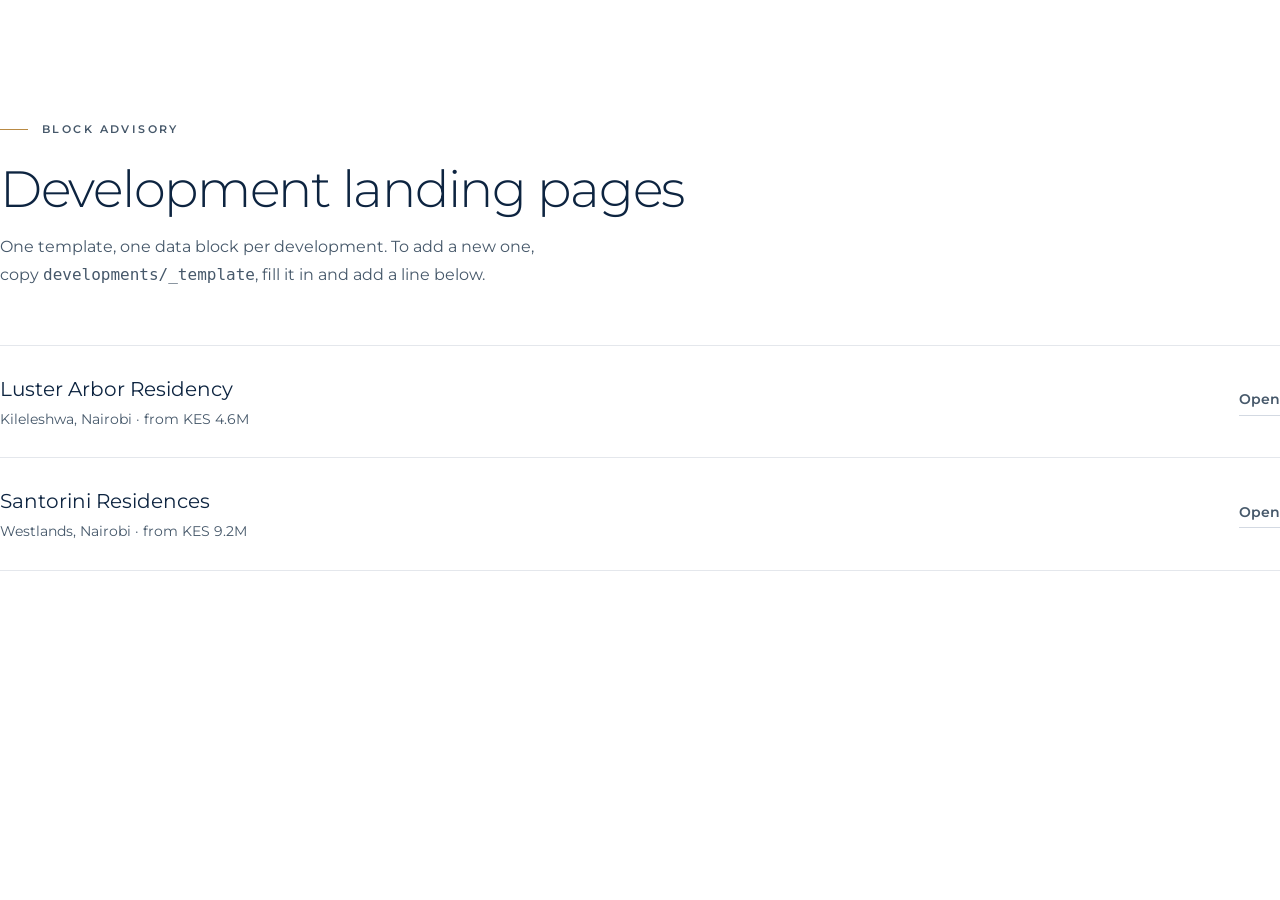
<file: block-advisory-landing/index.html>
<!doctype html>
<html lang="en">
<head>
<meta charset="utf-8">
<meta name="viewport" content="width=device-width, initial-scale=1">
<title>Development pages | Block Advisory</title>
<meta name="robots" content="noindex">
<link rel="preconnect" href="https://fonts.googleapis.com">
<link rel="preconnect" href="https://fonts.gstatic.com" crossorigin>
<link href="https://fonts.googleapis.com/css2?family=Montserrat:wght@300;400;500;600;700&display=swap" rel="stylesheet">
<link rel="stylesheet" href="assets/landing.css">
<style>
  .dir{ padding:120px 0; }
  .dir h1{ font-size:clamp(36px, 4vw, 52px); margin-bottom:16px; }
  .dir ul{ list-style:none; margin:56px 0 0; padding:0; border-top:1px solid var(--line); }
  .dir li a{ display:flex; justify-content:space-between; align-items:center; gap:24px; padding:26px 0; border-bottom:1px solid var(--line); text-decoration:none; }
  .dir li b{ display:block; font-size:20px; font-weight:400; color:var(--navy); }
  .dir li span{ font-size:14px; color:var(--slate); }
</style>
</head>
<body>
<main class="wrap dir">
  <p class="label">Block Advisory</p>
  <h1>Development landing pages</h1>
  <p class="body" style="max-width:560px">One template, one data block per development. To add a new one, copy <code>developments/_template</code>, fill it in and add a line below.</p>
  <ul>
    <li><a href="developments/luster-arbor/"><span><b>Luster Arbor Residency</b>Kileleshwa, Nairobi · from KES 4.6M</span><span class="link">Open</span></a></li>
    <li><a href="developments/santorini-residences/"><span><b>Santorini Residences</b>Westlands, Nairobi · from KES 9.2M</span><span class="link">Open</span></a></li>
  </ul>
</main>
</body>
</html>
</file>
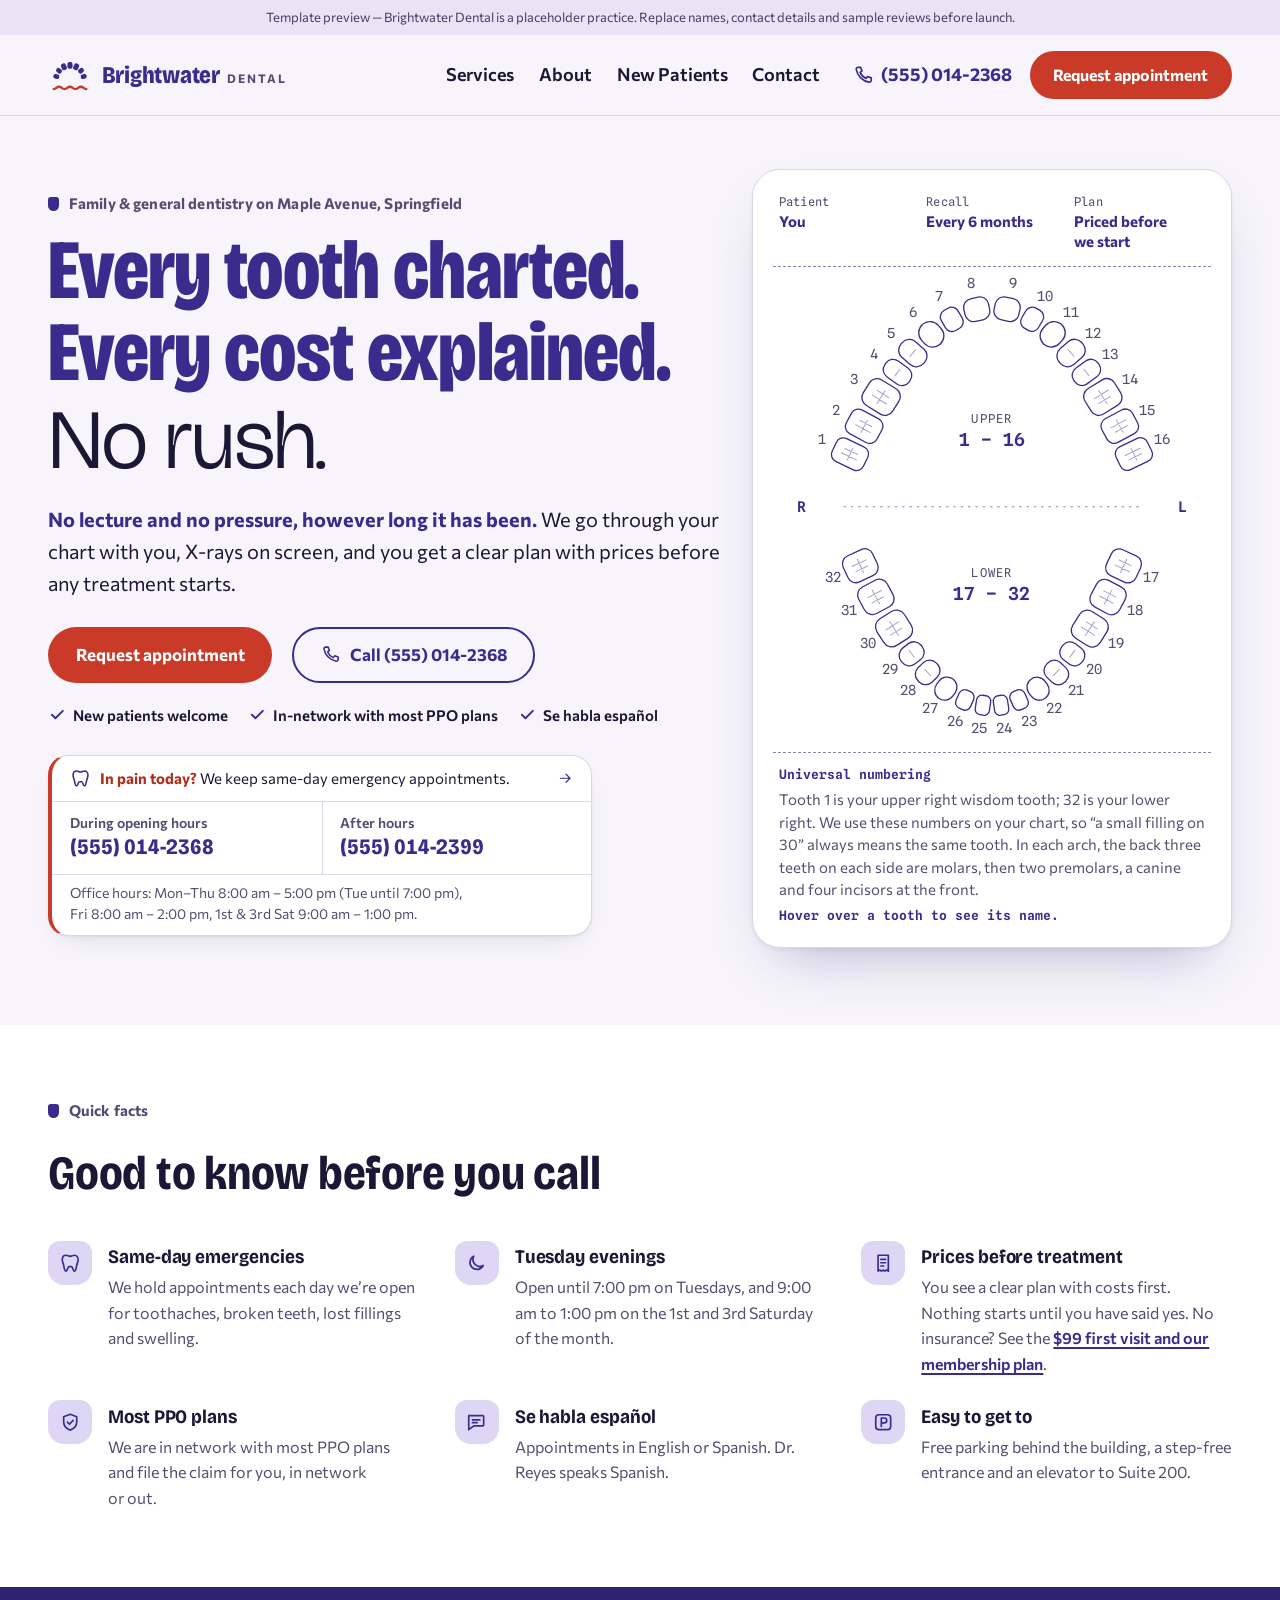
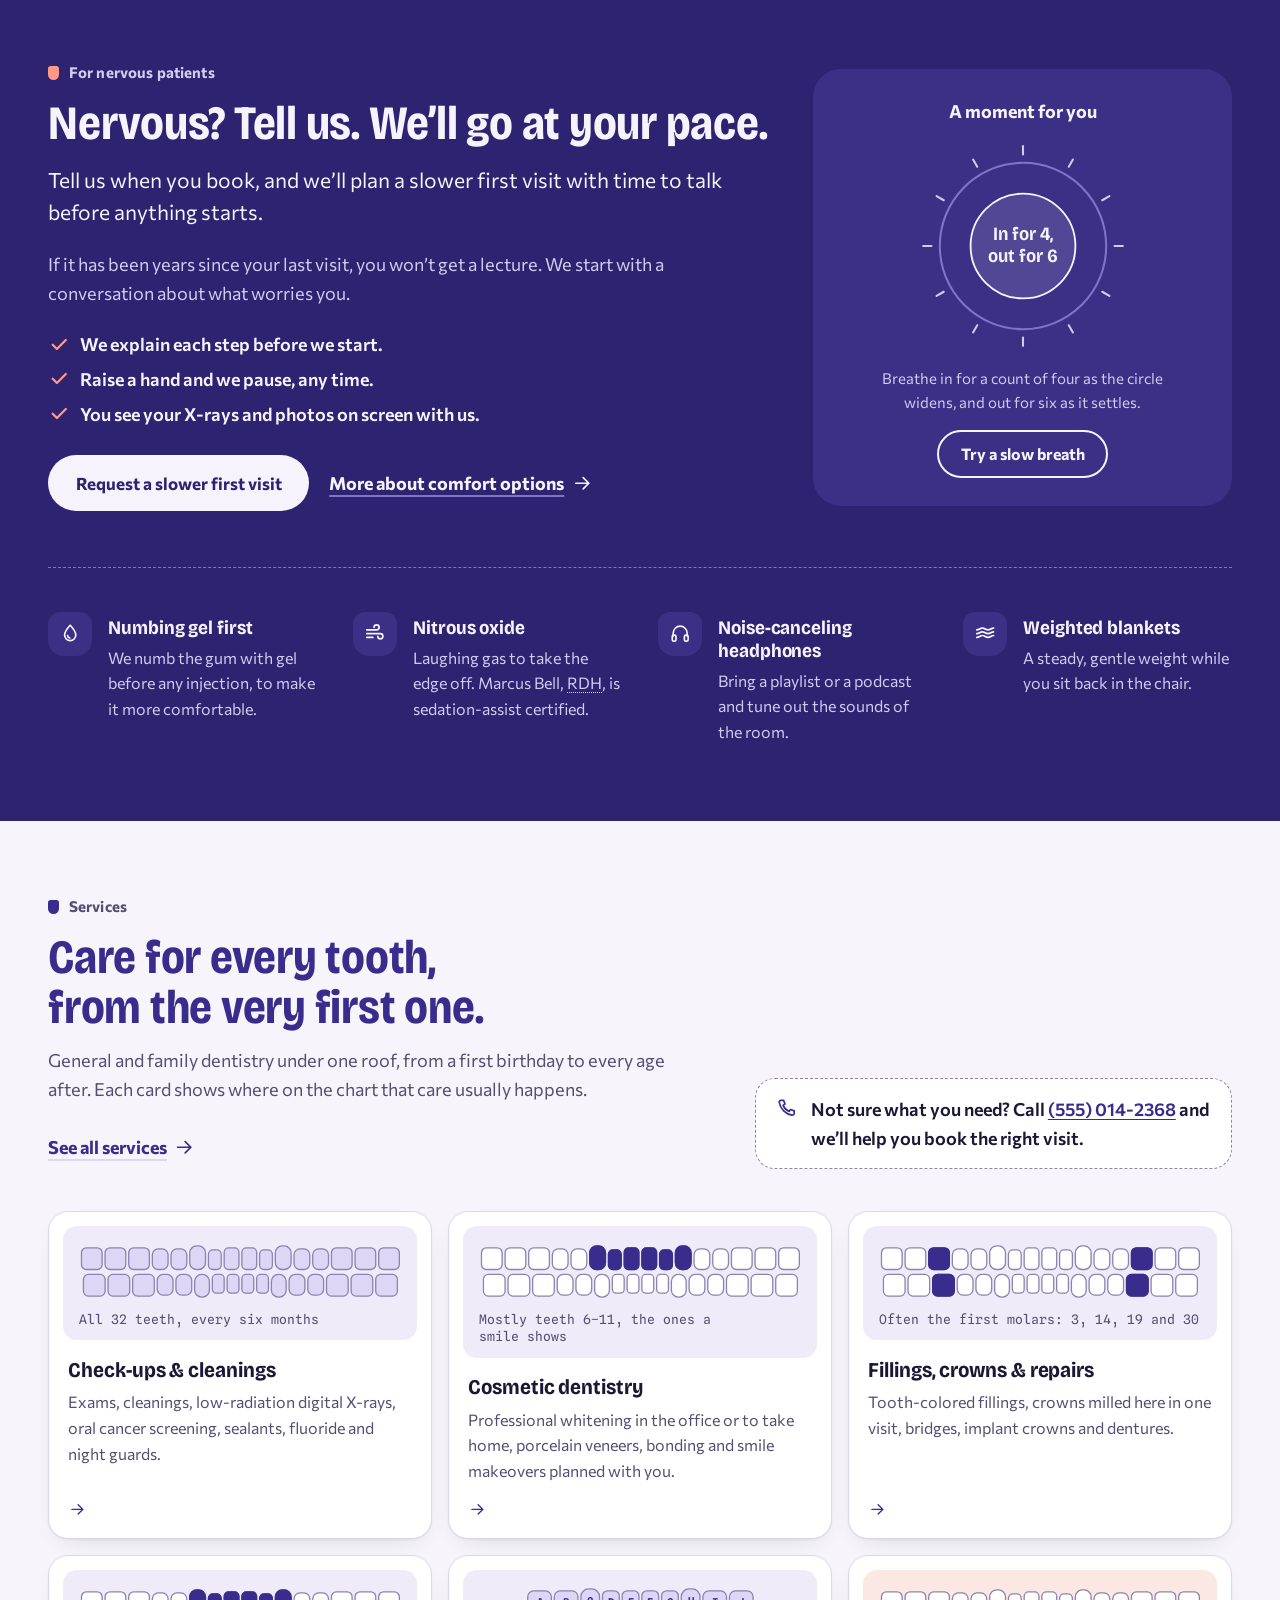
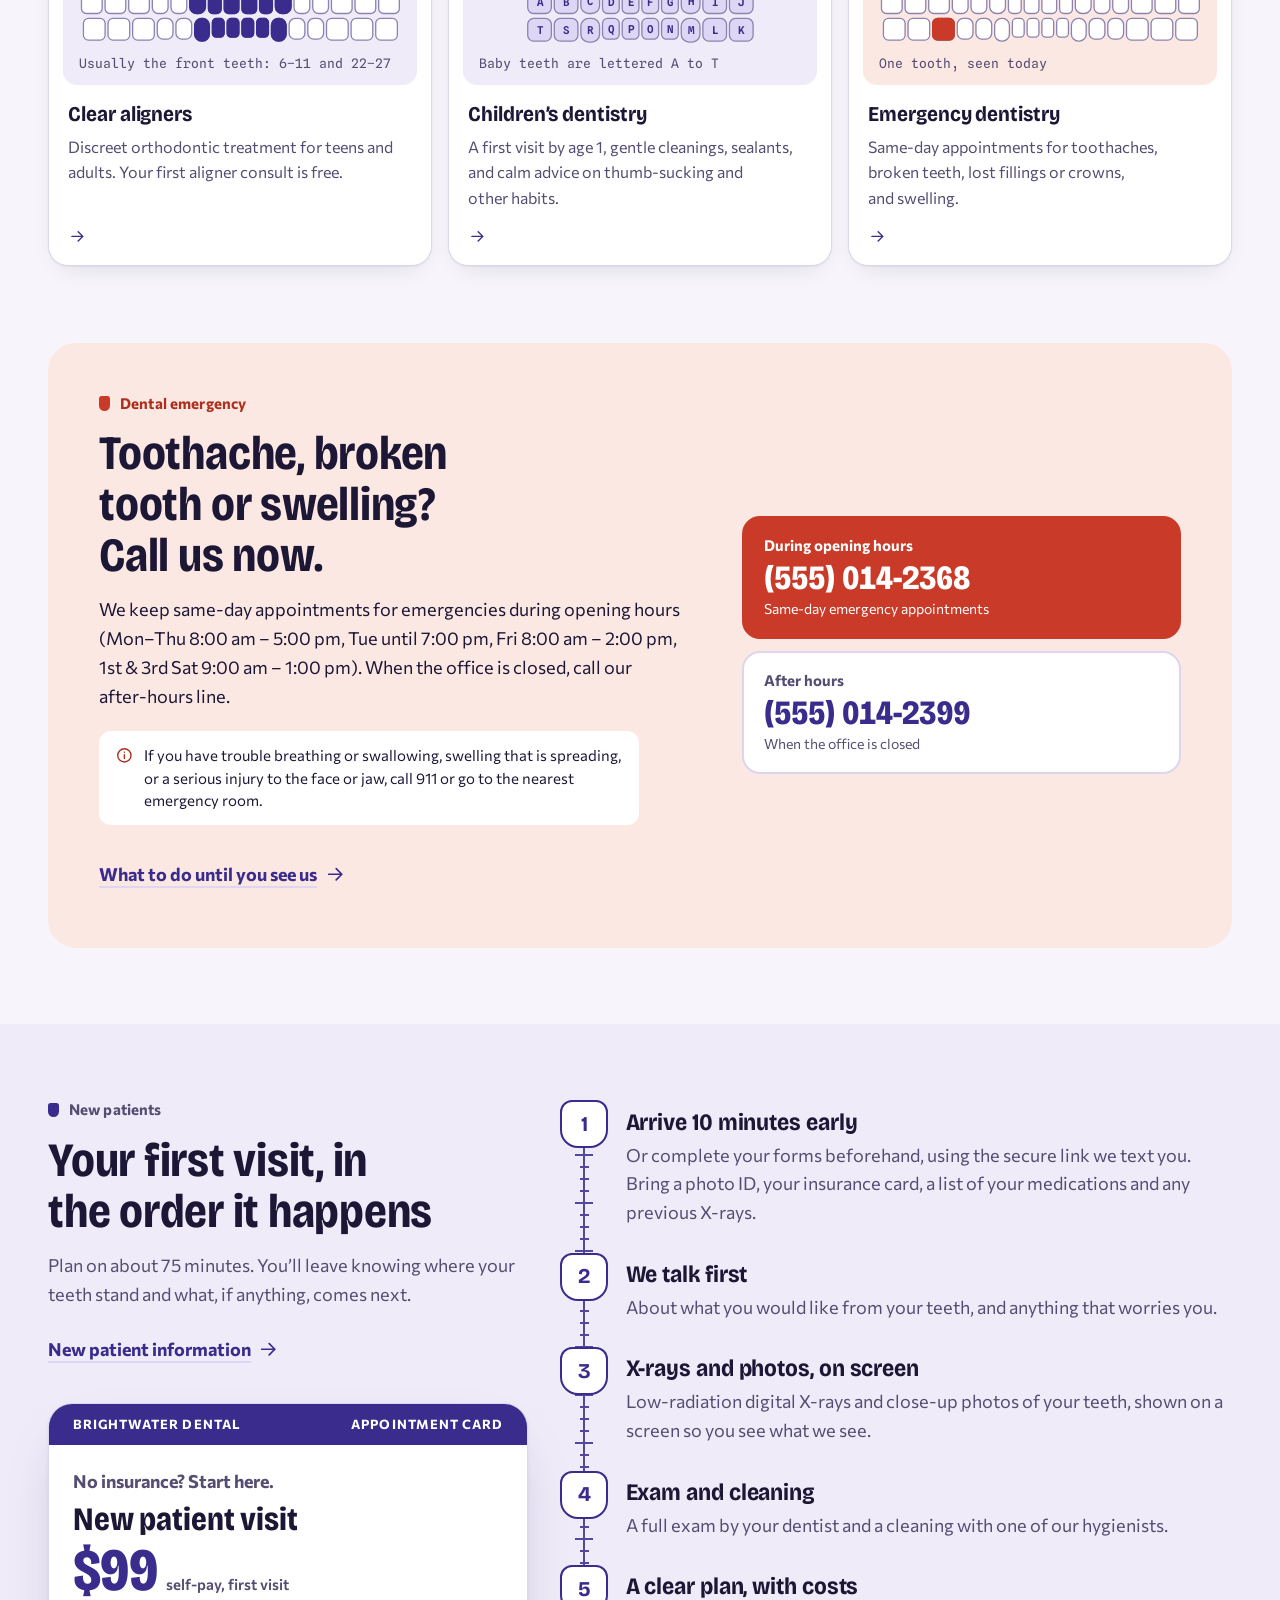
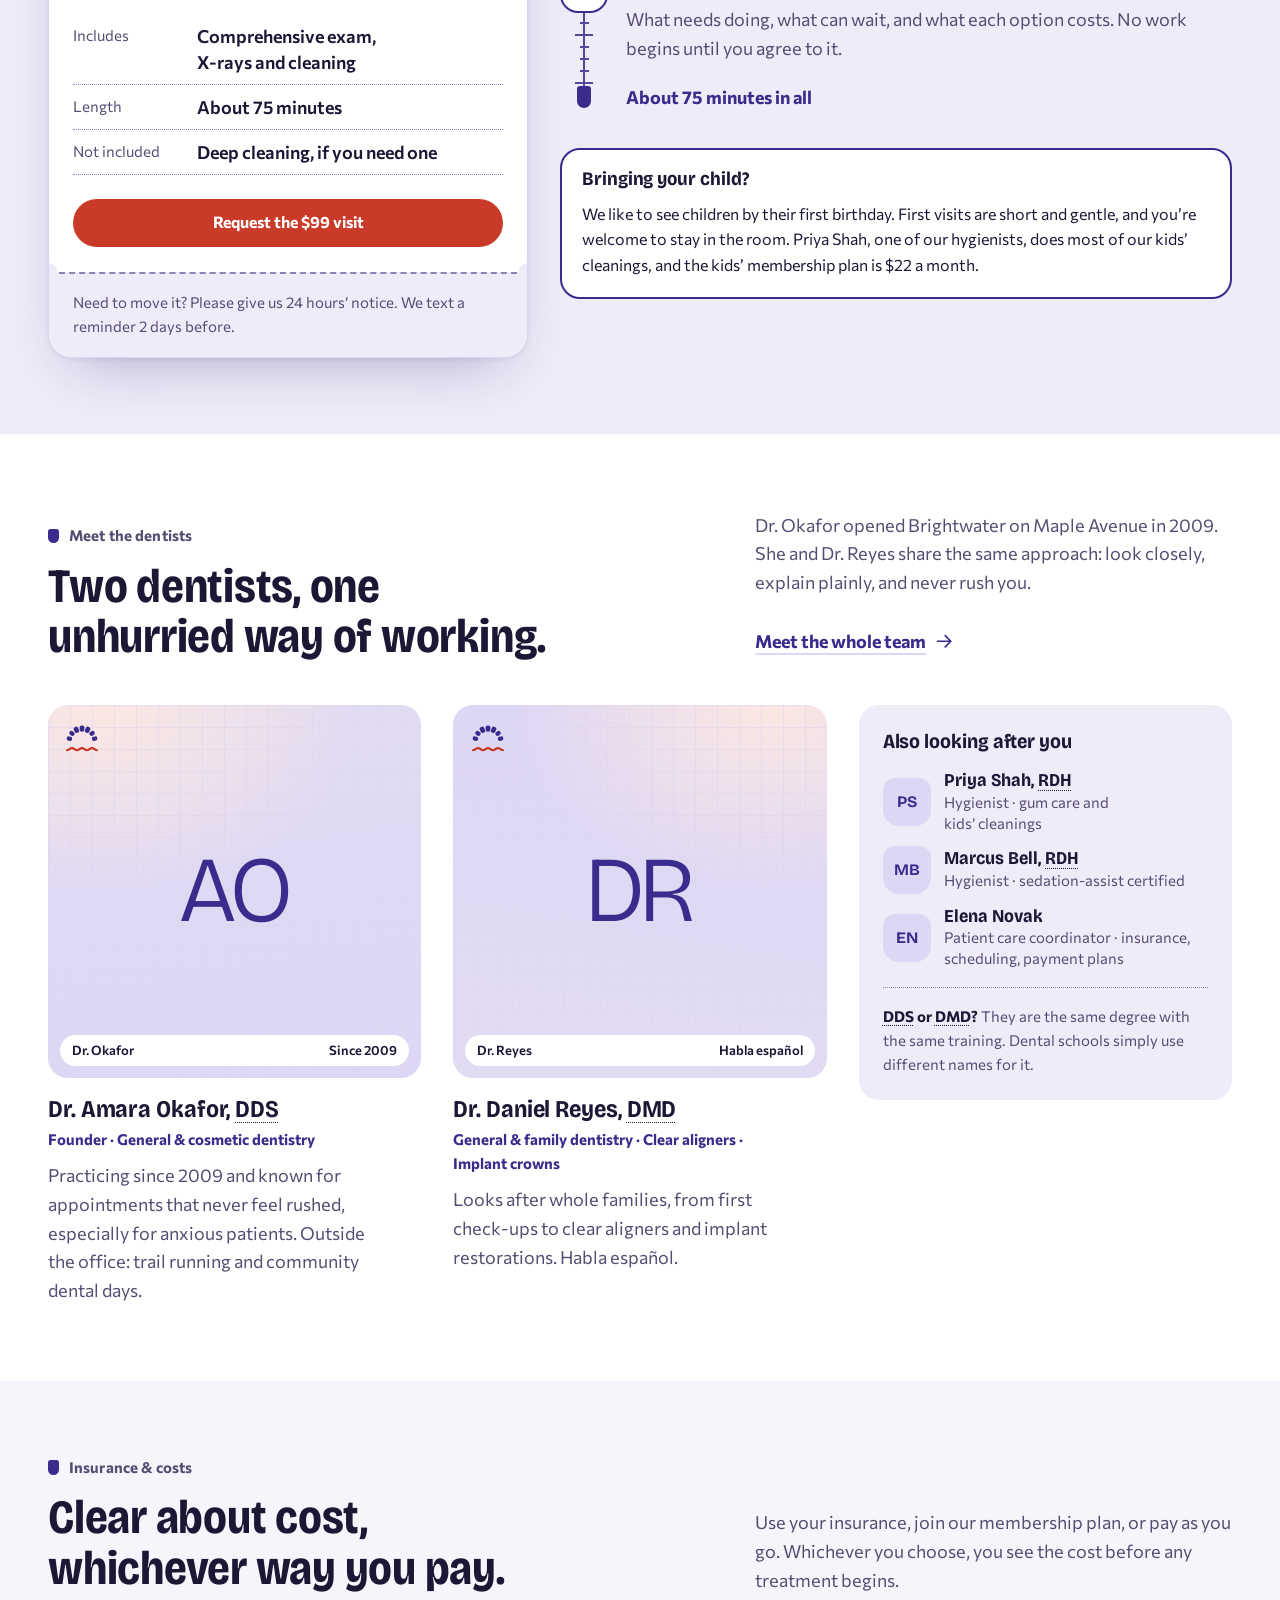
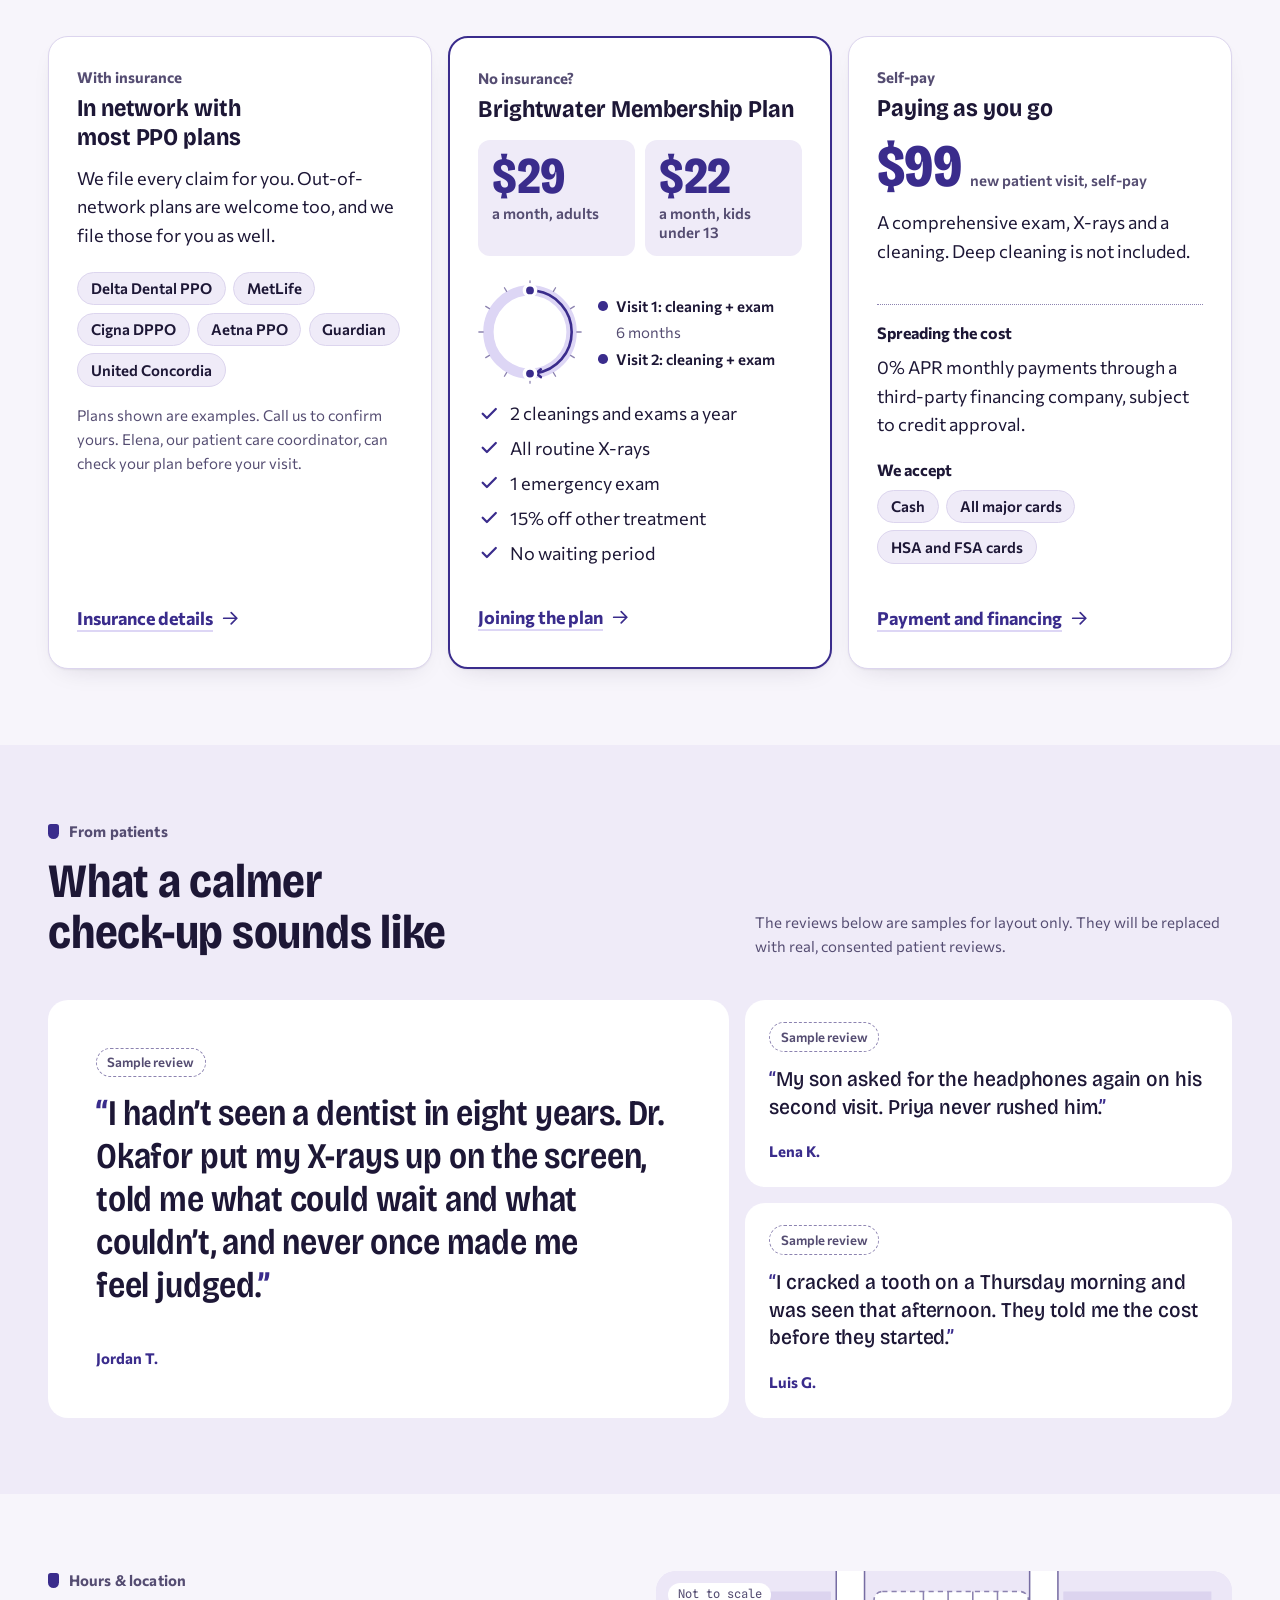
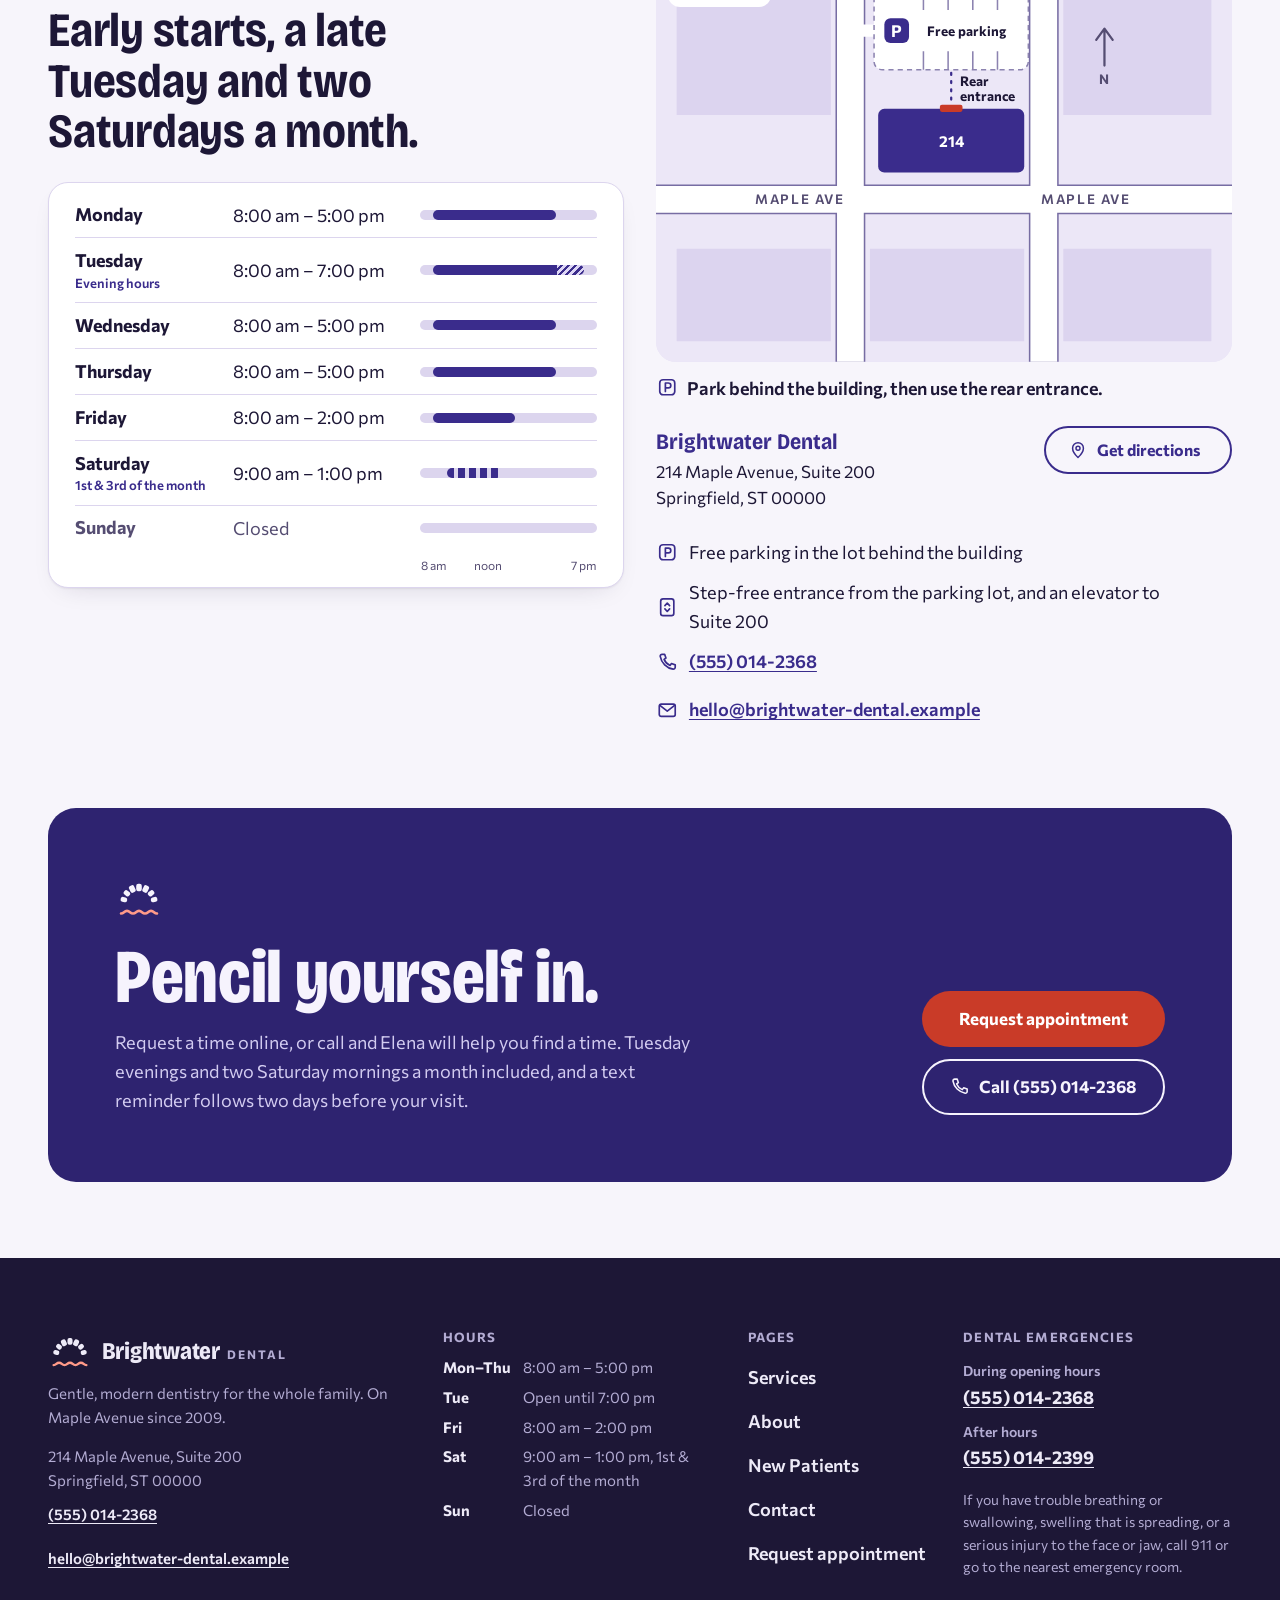
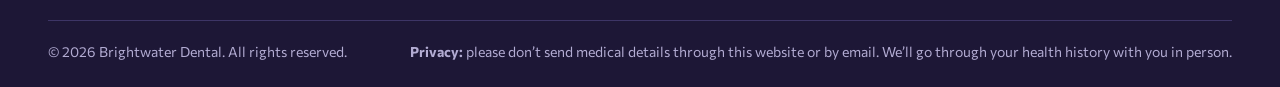
<file: dentist-website/index.html>
<!doctype html>
<html lang="en">
<head>
  <meta charset="utf-8">
  <meta name="viewport" content="width=device-width, initial-scale=1, viewport-fit=cover">
  <meta name="claude:viewport-fit-sides" content="cover">
  <title>Brightwater Dental | Gentle family dentist in Springfield</title>
  <meta name="description" content="Gentle family dentistry in Springfield. Costs explained first, Tuesday evenings, two Saturdays a month, same-day emergencies, most PPO plans, $99 first visit.">
  <link rel="canonical" href="https://www.brightwater-dental.example/">
  <meta name="theme-color" content="#F7F5FB" media="(prefers-color-scheme: light)">
  <meta name="theme-color" content="#110E20" media="(prefers-color-scheme: dark)">

  <!-- Open Graph / Twitter (og-image.png is 1200x630, rendered from assets/img/og-image.svg) -->
  <meta property="og:type" content="website">
  <meta property="og:site_name" content="Brightwater Dental">
  <meta property="og:locale" content="en_US">
  <meta property="og:title" content="Brightwater Dental | Gentle family dentist in Springfield">
  <meta property="og:description" content="Gentle family dentistry in Springfield. Costs explained first, Tuesday evenings, two Saturdays a month, same-day emergencies, most PPO plans, $99 first visit.">
  <meta property="og:url" content="https://www.brightwater-dental.example/">
  <meta property="og:image" content="https://www.brightwater-dental.example/assets/img/og-image.png">
  <meta property="og:image:width" content="1200">
  <meta property="og:image:height" content="630">
  <meta property="og:image:alt" content="Brightwater Dental: a numbered dental chart beside the words Every tooth charted. Every cost explained. No rush.">
  <meta name="twitter:card" content="summary_large_image">
  <meta name="twitter:title" content="Brightwater Dental | Gentle family dentist in Springfield">
  <meta name="twitter:description" content="Gentle family dentistry in Springfield. Costs explained first, Tuesday evenings, two Saturdays a month, same-day emergencies, most PPO plans, $99 first visit.">
  <meta name="twitter:image" content="https://www.brightwater-dental.example/assets/img/og-image.png">
  <meta name="twitter:image:alt" content="Brightwater Dental: a numbered dental chart beside the words Every tooth charted. Every cost explained. No rush.">

  <link rel="icon" href="assets/img/favicon.svg" type="image/svg+xml">
  <link rel="icon" href="assets/img/icon-192.png" type="image/png" sizes="192x192">
  <link rel="apple-touch-icon" href="assets/img/apple-touch-icon.png">
  <link rel="manifest" href="site.webmanifest">

  <link rel="preconnect" href="https://fonts.googleapis.com">
  <link rel="preconnect" href="https://fonts.gstatic.com" crossorigin>
  <link rel="stylesheet" href="https://fonts.googleapis.com/css2?family=Bricolage+Grotesque:opsz,wdth,wght@12..96,75..100,300..800&amp;family=Commissioner:wght@400;600;700&amp;family=Spline+Sans+Mono:wght@400;600&amp;display=swap">
  <link rel="stylesheet" href="assets/css/styles.css">
  <script>document.documentElement.classList.add('js');</script>
  <!-- JSON-LD: every value is a template placeholder.
       geo: 0/0 is NOT a real location. Replace latitude/longitude with the practice's coordinates before launch.
       Saturday is left out of openingHoursSpecification on purpose: the office opens only on the 1st and 3rd Saturday
       (9:00 am to 1:00 pm), which schema.org cannot express as a weekly rule. Add dated specialOpeningHoursSpecification
       entries if you want Saturdays listed. -->
  <script type="application/ld+json">
  {
    "@context": "https://schema.org",
    "@type": "Dentist",
    "@id": "https://www.brightwater-dental.example/#practice",
    "name": "Brightwater Dental",
    "slogan": "Gentle, modern dentistry for the whole family",
    "url": "https://www.brightwater-dental.example/",
    "logo": "https://www.brightwater-dental.example/assets/img/icon-512.png",
    "image": "https://www.brightwater-dental.example/assets/img/og-image.png",
    "telephone": "+15550142368",
    "email": "hello@brightwater-dental.example",
    "foundingDate": "2009",
    "priceRange": "$$",
    "currenciesAccepted": "USD",
    "paymentAccepted": "Cash, Credit Card, Debit Card, HSA, FSA",
    "knowsLanguage": ["en", "es"],
    "isAcceptingNewPatients": true,
    "address": {
      "@type": "PostalAddress",
      "streetAddress": "214 Maple Avenue, Suite 200",
      "addressLocality": "Springfield",
      "addressRegion": "ST",
      "postalCode": "00000",
      "addressCountry": "US"
    },
    "geo": { "@type": "GeoCoordinates", "latitude": 0, "longitude": 0 },
    "hasMap": "https://www.google.com/maps/search/?api=1&query=214+Maple+Avenue+Suite+200+Springfield+ST+00000",
    "openingHoursSpecification": [
      { "@type": "OpeningHoursSpecification", "dayOfWeek": ["Monday", "Wednesday", "Thursday"], "opens": "08:00", "closes": "17:00" },
      { "@type": "OpeningHoursSpecification", "dayOfWeek": "Tuesday", "opens": "08:00", "closes": "19:00" },
      { "@type": "OpeningHoursSpecification", "dayOfWeek": "Friday", "opens": "08:00", "closes": "14:00" }
    ],
    "contactPoint": [
      { "@type": "ContactPoint", "telephone": "+15550142368", "contactType": "customer service", "availableLanguage": ["English", "Spanish"] },
      { "@type": "ContactPoint", "telephone": "+15550142399", "contactType": "emergency", "description": "After-hours dental emergency line" }
    ],
    "amenityFeature": [
      { "@type": "LocationFeatureSpecification", "name": "Free parking behind the building", "value": true },
      { "@type": "LocationFeatureSpecification", "name": "Step-free entrance and elevator", "value": true }
    ],
    "employee": [
      { "@type": "Person", "name": "Dr. Amara Okafor", "honorificSuffix": "DDS", "jobTitle": "Founder, general and cosmetic dentist" },
      { "@type": "Person", "name": "Dr. Daniel Reyes", "honorificSuffix": "DMD", "jobTitle": "General and family dentist" }
    ]
  }
  </script>
</head>
<body>
  <aside aria-label="Template notice"><div class="template-notice" data-template-notice>Template preview — Brightwater Dental is a placeholder practice. Replace names, contact details and sample reviews before launch.</div></aside>
  <a class="skip-link" href="#main">Skip to main content</a>

  <!-- Icon sprite: inline so icons follow the theme (currentColor) and work from file://. Source copy: assets/img/icons.svg.
       Pages that show mini-charts (index, services, 404) also carry the mini-chart symbol sprite right after this one. -->
  <svg class="sprite" aria-hidden="true" focusable="false" xmlns="http://www.w3.org/2000/svg">
    <symbol id="bm" viewBox="0 0 48 44"><g class="bm-teeth"><rect x="-2.5" y="-3.3" width="5" height="6.6" rx="2.2" transform="translate(8.9 23.6) rotate(282.9)"/><rect x="-2.5" y="-3.3" width="5" height="6.6" rx="2.2" transform="translate(11.9 17.3) rotate(308.6)"/><rect x="-2.8" y="-3.7" width="5.6" height="7.4" rx="2.2" transform="translate(17.3 13) rotate(334.3)"/><rect x="-2.8" y="-3.7" width="5.6" height="7.4" rx="2.2" transform="translate(24 11.5)"/><rect x="-2.8" y="-3.7" width="5.6" height="7.4" rx="2.2" transform="translate(30.7 13) rotate(25.7)"/><rect x="-2.5" y="-3.3" width="5" height="6.6" rx="2.2" transform="translate(36.1 17.3) rotate(51.4)"/><rect x="-2.5" y="-3.3" width="5" height="6.6" rx="2.2" transform="translate(39.1 23.6) rotate(77.1)"/></g><path class="bm-wave" d="M6 37.5c3 0 3-2.6 6-2.6s3 2.6 6 2.6 3-2.6 6-2.6 3 2.6 6 2.6 3-2.6 6-2.6 3 2.6 6 2.6"/></symbol>
    <symbol id="i-phone" viewBox="0 0 24 24"><path d="M6.6 3.5h2.6l1.4 4-2 1.5a12 12 0 0 0 6.4 6.4l1.5-2 4 1.4v2.6a2 2 0 0 1-2.2 2A17 17 0 0 1 4.5 5.7a2 2 0 0 1 2.1-2.2z"/></symbol>
    <symbol id="i-arrow" viewBox="0 0 24 24"><path d="M5 12h14M13 6l6 6-6 6"/></symbol>
    <symbol id="i-check" viewBox="0 0 24 24"><path d="M5 12.5 9.5 17 19 7.5"/></symbol>
    <symbol id="i-tooth" viewBox="0 0 24 24"><path d="M7.5 3.5C5 3.5 3.5 5.6 3.5 8.2c0 2.3.9 3.6 1.4 5.6.6 2.6.8 6.7 2.6 6.7 1.7 0 1.6-4.8 3.1-4.8h2.8c1.5 0 1.4 4.8 3.1 4.8 1.8 0 2-4.1 2.6-6.7.5-2 1.4-3.3 1.4-5.6 0-2.6-1.5-4.7-4-4.7-1.9 0-2.6 1.1-4.5 1.1S9.4 3.5 7.5 3.5z"/></symbol>
    <symbol id="i-moon" viewBox="0 0 24 24"><path d="M19.5 14.6A7.5 7.5 0 0 1 9.4 4.5a7.5 7.5 0 1 0 10.1 10.1z"/></symbol>
    <symbol id="i-receipt" viewBox="0 0 24 24"><path d="M6.5 3.5h11v17l-1.85-1.2-1.85 1.2-1.8-1.2-1.85 1.2-1.8-1.2-1.85 1.2z"/><path d="M9.5 8h5M9.5 11.5h5M9.5 15h3"/></symbol>
    <symbol id="i-shield" viewBox="0 0 24 24"><path d="M12 3.5 19 6.2v5.3c0 4.3-2.9 7.6-7 9-4.1-1.4-7-4.7-7-9V6.2z"/><path d="m9 12 2.2 2.2 4-4.2"/></symbol>
    <symbol id="i-chat" viewBox="0 0 24 24"><path d="M4 5h15a1 1 0 0 1 1 1v9a1 1 0 0 1-1 1H9.5L4 20V6a1 1 0 0 1 1-1z"/><path d="M8 9.5h8M8 12.5h5"/></symbol>
    <symbol id="i-parking" viewBox="0 0 24 24"><rect x="4" y="4" width="16" height="16" rx="3.5"/><path d="M10 16.5v-9h3.2a2.6 2.6 0 0 1 0 5.2H10"/></symbol>
    <symbol id="i-lift" viewBox="0 0 24 24"><rect x="5" y="3" width="14" height="18" rx="2.5"/><path d="M9.5 10.2 12 7.5l2.5 2.7M9.5 13.8 12 16.5l2.5-2.7"/></symbol>
    <symbol id="i-pin" viewBox="0 0 24 24"><path d="M12 21s-6.5-6.2-6.5-11.2a6.5 6.5 0 0 1 13 0C18.5 14.8 12 21 12 21z"/><circle cx="12" cy="9.8" r="2.4"/></symbol>
    <symbol id="i-clock" viewBox="0 0 24 24"><circle cx="12" cy="12" r="8.5"/><path d="M12 7.5V12l3 2"/></symbol>
    <symbol id="i-calendar" viewBox="0 0 24 24"><rect x="3.5" y="5" width="17" height="15.5" rx="2.5"/><path d="M3.5 9.5h17M8 3v4M16 3v4"/></symbol>
    <symbol id="i-mail" viewBox="0 0 24 24"><rect x="3.5" y="5.5" width="17" height="13" rx="2"/><path d="m4.5 7 7.5 6 7.5-6"/></symbol>
    <symbol id="i-info" viewBox="0 0 24 24"><circle cx="12" cy="12" r="8.5"/><path d="M12 11v5M12 7.8v.1"/></symbol>
    <symbol id="i-alert" viewBox="0 0 24 24"><path d="M12 4.2 21 19.5H3z"/><path d="M12 10v4.2M12 17v.2"/></symbol>
    <symbol id="i-smile" viewBox="0 0 24 24"><circle cx="12" cy="12" r="8.5"/><path d="M8.5 13.5a4 4 0 0 0 7 0M9.3 9.6v.1M14.7 9.6v.1"/></symbol>
    <symbol id="i-screen" viewBox="0 0 24 24"><rect x="3" y="4.5" width="18" height="12" rx="2"/><path d="M8.5 20h7M12 16.5V20"/></symbol>
    <symbol id="i-headphones" viewBox="0 0 24 24"><path d="M4.5 15v-3a7.5 7.5 0 0 1 15 0v3"/><rect x="3.5" y="14" width="4" height="6.5" rx="1.6"/><rect x="16.5" y="14" width="4" height="6.5" rx="1.6"/></symbol>
    <symbol id="i-blanket" viewBox="0 0 24 24"><path d="M3 8.5c3 0 3-2 6-2s3 2 6 2 3-2 6-2M3 12.5c3 0 3-2 6-2s3 2 6 2 3-2 6-2M3 16.5c3 0 3-2 6-2s3 2 6 2 3-2 6-2"/></symbol>
    <symbol id="i-air" viewBox="0 0 24 24"><path d="M3 8.5h10.5a2.75 2.75 0 1 0-2.75-2.75M3 12.5h14.5a2.75 2.75 0 1 1-2.75 2.75M3 16.5h6.5"/></symbol>
    <symbol id="i-drop" viewBox="0 0 24 24"><path d="M12 3.5s6 6.4 6 10.5a6 6 0 0 1-12 0c0-4.1 6-10.5 6-10.5z"/><path d="M9.2 14.6a2.9 2.9 0 0 0 2.4 2.6"/></symbol>
  </svg>

  <!-- HEADER. Current page: add aria-current="page" to the ONE matching link in .nav-links
       (services.html, about.html, new-patients.html or contact.html). On index.html put it on the .brand link instead.
       404.html gets no aria-current. Do not add it anywhere else. -->
  <header class="site-header">
    <div class="wrap header-inner">
      <a class="brand" href="index.html" aria-current="page">
        <svg class="brand-mark" viewBox="0 0 48 44" aria-hidden="true" focusable="false"><use href="#bm"/></svg>
        <span class="brand-text"><span class="brand-name">Brightwater</span> <span class="brand-sub">Dental</span></span>
      </a>
      <a class="header-call" href="tel:+15550142368">
        <svg class="icon" aria-hidden="true" focusable="false"><use href="#i-phone"/></svg>
        <span class="hc-label">Call</span><span class="sr-only"> the office, (555) 014-2368</span>
      </a>
      <button class="nav-toggle" type="button" aria-expanded="false" aria-controls="site-nav" data-nav-toggle>
        <span class="nav-toggle-bars" aria-hidden="true"></span>
        <span class="nav-toggle-label">Menu</span>
      </button>

      <nav class="site-nav" id="site-nav" aria-label="Main">
        <ul class="nav-links" role="list">
          <li><a href="services.html">Services</a></li>
          <li><a href="about.html">About</a></li>
          <li><a href="new-patients.html">New Patients</a></li>
          <li><a href="contact.html">Contact</a></li>
        </ul>
        <div class="nav-actions">
          <a class="nav-phone" href="tel:+15550142368">
            <svg class="icon" aria-hidden="true" focusable="false"><use href="#i-phone"/></svg>
            <span class="np-label">During opening hours</span>
            <span>(555) 014-2368</span>
          </a>
          <a class="nav-after" href="tel:+15550142399">
            <svg class="icon" aria-hidden="true" focusable="false"><use href="#i-phone"/></svg>
            <span class="np-label">After hours, for emergencies</span>
            <span>(555) 014-2399</span>
          </a>
          <a class="btn btn-primary" href="contact.html#request">Request appointment</a>
        </div>
      </nav>
    </div>
  </header>
  <!-- Mini-chart symbols (adult arch, highlight sets, baby teeth). Paste right after the icon sprite on pages that show mini-charts.
       Use: <svg class="minichart" viewBox="0 0 328 62" aria-hidden="true" focusable="false"><use href="#mc-arch" class="mc-base"/><use href="#mc-front" class="mc-on"/></svg> -->
  <svg class="sprite" aria-hidden="true" focusable="false" xmlns="http://www.w3.org/2000/svg">
    <symbol id="mc-arch" class="mc-sym" viewBox="0 0 328 62"><rect x="2.5" y="8" width="21" height="22" rx="5"/><rect x="26.5" y="8" width="21" height="22" rx="5"/><rect x="50.5" y="8" width="21" height="22" rx="5"/><rect x="74.5" y="9" width="16" height="21" rx="6"/><rect x="93.5" y="9" width="16" height="21" rx="6"/><rect x="112.5" y="6" width="16" height="24" rx="7"/><rect x="131.5" y="10" width="13" height="20" rx="4.5"/><rect x="147.5" y="8" width="15" height="22" rx="4.5"/><rect x="165.5" y="8" width="15" height="22" rx="4.5"/><rect x="183.5" y="10" width="13" height="20" rx="4.5"/><rect x="199.5" y="6" width="16" height="24" rx="7"/><rect x="218.5" y="9" width="16" height="21" rx="6"/><rect x="237.5" y="9" width="16" height="21" rx="6"/><rect x="256.5" y="8" width="21" height="22" rx="5"/><rect x="280.5" y="8" width="21" height="22" rx="5"/><rect x="304.5" y="8" width="21" height="22" rx="5"/><rect x="301.5" y="35" width="22" height="22" rx="5"/><rect x="276.5" y="35" width="22" height="22" rx="5"/><rect x="251.5" y="35" width="22" height="22" rx="5"/><rect x="232.5" y="35" width="16" height="21" rx="6"/><rect x="213.5" y="35" width="16" height="21" rx="6"/><rect x="195.5" y="35" width="15" height="23" rx="7"/><rect x="180.5" y="35" width="12" height="19" rx="4"/><rect x="165.5" y="35" width="12" height="19" rx="4"/><rect x="150.5" y="35" width="12" height="19" rx="4"/><rect x="135.5" y="35" width="12" height="19" rx="4"/><rect x="117.5" y="35" width="15" height="23" rx="7"/><rect x="98.5" y="35" width="16" height="21" rx="6"/><rect x="79.5" y="35" width="16" height="21" rx="6"/><rect x="54.5" y="35" width="22" height="22" rx="5"/><rect x="29.5" y="35" width="22" height="22" rx="5"/><rect x="4.5" y="35" width="22" height="22" rx="5"/></symbol>
    <symbol id="mc-front" class="mc-sym" viewBox="0 0 328 62"><rect x="112.5" y="6" width="16" height="24" rx="7"/><rect x="131.5" y="10" width="13" height="20" rx="4.5"/><rect x="147.5" y="8" width="15" height="22" rx="4.5"/><rect x="165.5" y="8" width="15" height="22" rx="4.5"/><rect x="183.5" y="10" width="13" height="20" rx="4.5"/><rect x="199.5" y="6" width="16" height="24" rx="7"/></symbol>
    <symbol id="mc-front-both" class="mc-sym" viewBox="0 0 328 62"><rect x="112.5" y="6" width="16" height="24" rx="7"/><rect x="131.5" y="10" width="13" height="20" rx="4.5"/><rect x="147.5" y="8" width="15" height="22" rx="4.5"/><rect x="165.5" y="8" width="15" height="22" rx="4.5"/><rect x="183.5" y="10" width="13" height="20" rx="4.5"/><rect x="199.5" y="6" width="16" height="24" rx="7"/><rect x="195.5" y="35" width="15" height="23" rx="7"/><rect x="180.5" y="35" width="12" height="19" rx="4"/><rect x="165.5" y="35" width="12" height="19" rx="4"/><rect x="150.5" y="35" width="12" height="19" rx="4"/><rect x="135.5" y="35" width="12" height="19" rx="4"/><rect x="117.5" y="35" width="15" height="23" rx="7"/></symbol>
    <symbol id="mc-molars" class="mc-sym" viewBox="0 0 328 62"><rect x="50.5" y="8" width="21" height="22" rx="5"/><rect x="256.5" y="8" width="21" height="22" rx="5"/><rect x="251.5" y="35" width="22" height="22" rx="5"/><rect x="54.5" y="35" width="22" height="22" rx="5"/></symbol>
    <symbol id="mc-one" class="mc-sym" viewBox="0 0 328 62"><rect x="54.5" y="35" width="22" height="22" rx="5"/></symbol>
    <symbol id="mc-kids" class="mc-sym" viewBox="0 0 328 62"><rect x="49.5" y="7" width="24" height="23" rx="6"/><rect x="76.5" y="7" width="24" height="23" rx="6"/><rect x="103.5" y="5" width="19" height="25" rx="8"/><rect x="125.5" y="7" width="17" height="23" rx="5"/><rect x="145.5" y="7" width="17" height="23" rx="5"/><rect x="165.5" y="7" width="17" height="23" rx="5"/><rect x="185.5" y="7" width="17" height="23" rx="5"/><rect x="205.5" y="5" width="19" height="25" rx="8"/><rect x="227.5" y="7" width="24" height="23" rx="6"/><rect x="254.5" y="7" width="24" height="23" rx="6"/><rect x="49.5" y="35" width="24" height="23" rx="6"/><rect x="76.5" y="35" width="24" height="23" rx="6"/><rect x="103.5" y="35" width="19" height="24" rx="8"/><rect x="125.5" y="35" width="17" height="21" rx="5"/><rect x="145.5" y="35" width="17" height="21" rx="5"/><rect x="165.5" y="35" width="17" height="21" rx="5"/><rect x="185.5" y="35" width="17" height="21" rx="5"/><rect x="205.5" y="35" width="19" height="24" rx="8"/><rect x="227.5" y="35" width="24" height="23" rx="6"/><rect x="254.5" y="35" width="24" height="23" rx="6"/><g class="mc-letters"><text x="61.5" y="22.5">A</text><text x="88.5" y="22.5">B</text><text x="113" y="21.5">C</text><text x="134" y="22.5">D</text><text x="154" y="22.5">E</text><text x="174" y="22.5">F</text><text x="194" y="22.5">G</text><text x="215" y="21.5">H</text><text x="239.5" y="22.5">I</text><text x="266.5" y="22.5">J</text><text x="61.5" y="50.5">T</text><text x="88.5" y="50.5">S</text><text x="113" y="51">R</text><text x="134" y="49.5">Q</text><text x="154" y="49.5">P</text><text x="174" y="49.5">O</text><text x="194" y="49.5">N</text><text x="215" y="51">M</text><text x="239.5" y="50.5">L</text><text x="266.5" y="50.5">K</text></g></symbol>
  </svg>

  <main id="main">

    <!-- HERO: the thesis, set as type, beside the chart we walk patients through -->
    <section class="hero" aria-labelledby="hero-title">
      <div class="wrap hero-grid">
        <div class="hero-copy">
          <p class="eyebrow">Family &amp; general dentistry on Maple Avenue, Springfield</p>
          <h1 class="hero-title" id="hero-title"><span class="ht-line">Every tooth charted.</span> <span class="ht-line">Every cost explained.</span> <span class="ht-line ht-soft">No rush.</span></h1>
          <p class="hero-deck"><strong>No lecture and no pressure, however long it has been.</strong> We go through your chart with you, <span class="nowrap">X-rays</span> on screen, and you get a clear plan with prices before any treatment starts.</p>
          <div class="cta-row">
            <a class="btn btn-primary btn-lg" href="contact.html#request">Request appointment</a>
            <a class="btn btn-line btn-lg" href="tel:+15550142368">
              <svg class="icon" aria-hidden="true" focusable="false"><use href="#i-phone"/></svg>
              <span>Call <span class="nowrap">(555) 014-2368</span></span>
            </a>
          </div>
          <ul class="trust" role="list">
            <li><svg class="icon" aria-hidden="true" focusable="false"><use href="#i-check"/></svg>New patients welcome</li>
            <li><svg class="icon" aria-hidden="true" focusable="false"><use href="#i-check"/></svg>In-network with most PPO plans</li>
            <li><svg class="icon" aria-hidden="true" focusable="false"><use href="#i-check"/></svg><span lang="es">Se habla español</span></li>
          </ul>

          <!-- Emergency entry: the head and both numbers are tappable; both numbers are labeled by time of day, with the office hours under them -->
          <div class="urgent">
            <a class="urgent-head" href="#emergency">
              <svg class="icon" aria-hidden="true" focusable="false"><use href="#i-tooth"/></svg>
              <span><strong>In pain today?</strong> We keep same-day emergency appointments.</span>
              <svg class="icon" aria-hidden="true" focusable="false"><use href="#i-arrow"/></svg>
            </a>
            <ul class="urgent-lines" role="list">
              <li><a href="tel:+15550142368"><span class="ul-label">During opening hours</span><span class="ul-num">(555) 014-2368</span></a></li>
              <li><a href="tel:+15550142399"><span class="ul-label">After hours</span><span class="ul-num">(555) 014-2399</span></a></li>
            </ul>
            <p class="urgent-hours">Office hours: <span class="nowrap">Mon–Thu 8:00 am – 5:00 pm</span> <span class="nowrap">(Tue until 7:00 pm)</span>, <span class="nowrap">Fri 8:00 am – 2:00 pm</span>, <span class="nowrap">1st &amp; 3rd Sat 9:00 am – 1:00 pm</span>.</p>
          </div>
        </div>

        <figure class="hero-chart chart-card">
          <dl class="chart-form">
            <div><dt>Patient</dt><dd>You</dd></div>
            <div><dt>Recall</dt><dd>Every 6 months</dd></div>
            <div><dt>Plan</dt><dd>Priced before we start</dd></div>
          </dl>
          <svg class="odontogram" viewBox="14 30 492 572" role="img" aria-labelledby="odo-title" aria-describedby="odo-desc" data-odontogram xmlns="http://www.w3.org/2000/svg">
            <title id="odo-title">Adult dental chart, universal numbering</title>
            <desc id="odo-desc">Thirty-two adult teeth drawn as two arches. The upper arch is numbered 1 to 16, starting from the upper right wisdom tooth; the lower arch is numbered 17 to 32, ending at the lower right wisdom tooth. R and L mark the patient's right and left.</desc>
            <g class="odo-labels">
              <line class="odo-mid" x1="78" y1="315" x2="442" y2="315"/>
              <text class="odo-side" x="26" y="321" text-anchor="middle">R</text>
              <text class="odo-side" x="494" y="321" text-anchor="middle">L</text>
              <text class="odo-lab" x="260" y="212" text-anchor="middle">Upper</text>
              <text class="odo-range" x="260" y="240" text-anchor="middle">1 – 16</text>
              <text class="odo-lab" x="260" y="402" text-anchor="middle">Lower</text>
              <text class="odo-range" x="260" y="430" text-anchor="middle">17 – 32</text>
            </g>
            <g class="odo-tooth odo-molar" data-tooth="1" style="--i:0"><g transform="translate(85.4 250.4) rotate(-64.2)"><g class="odo-shape"><rect x="-15.6" y="-21.4" width="31.1" height="42.7" rx="9.3"/><path class="odo-groove" d="M-8.1 0H8.1M-3.1 -10.3V10.3M3.7 -8.5V8.5"/></g></g><text class="odo-num" x="50.4" y="237.9">1</text></g>
            <g class="odo-tooth odo-molar" data-tooth="2" style="--i:1"><g transform="translate(102.8 216.1) rotate(-61.7)"><g class="odo-shape"><rect x="-16.5" y="-21.4" width="33" height="42.7" rx="9.9"/><path class="odo-groove" d="M-8.6 0H8.6M-3.3 -10.3V10.3M4 -8.5V8.5"/></g></g><text class="odo-num" x="68.7" y="202.2">2</text></g>
            <g class="odo-tooth odo-molar" data-tooth="3" style="--i:2"><g transform="translate(123.6 180.1) rotate(-58.2)"><g class="odo-shape"><rect x="-18.3" y="-21.4" width="36.6" height="42.7" rx="11"/><path class="odo-groove" d="M-9.5 0H9.5M-3.7 -10.3V10.3M4.4 -8.5V8.5"/></g></g><text class="odo-num" x="90.6" y="164.1">3</text></g>
            <g class="odo-tooth odo-premolar" data-tooth="4" style="--i:3"><g transform="translate(143.8 149.9) rotate(-54)"><g class="odo-shape"><rect x="-11.9" y="-18.3" width="23.8" height="36.6" rx="10.7"/><path class="odo-groove" d="M-5.2 0H5.2"/></g></g><text class="odo-num" x="114.9" y="133.3">4</text></g>
            <g class="odo-tooth odo-premolar" data-tooth="5" style="--i:4"><g transform="translate(162.6 126.1) rotate(-49)"><g class="odo-shape"><rect x="-12.8" y="-18.3" width="25.6" height="36.6" rx="11.5"/><path class="odo-groove" d="M-5.6 0H5.6"/></g></g><text class="odo-num" x="135.6" y="107.0">5</text></g>
            <g class="odo-tooth odo-canine" data-tooth="6" style="--i:5"><g transform="translate(185.3 103) rotate(-41.5)"><g class="odo-shape"><rect x="-13.7" y="-16.3" width="27.5" height="32.6" rx="13.7"/></g></g><text class="odo-num" x="162.9" y="82.1">6</text></g>
            <g class="odo-tooth odo-incisor" data-tooth="7" style="--i:6"><g transform="translate(210.5 84.5) rotate(-30.3)"><g class="odo-shape"><rect x="-11.9" y="-14.2" width="23.8" height="28.5" rx="9.1"/></g></g><text class="odo-num" x="194.5" y="61.6">7</text></g>
            <g class="odo-tooth odo-incisor" data-tooth="8" style="--i:7"><g transform="translate(241.3 72.1) rotate(-12.4)"><g class="odo-shape"><rect x="-15.6" y="-14.2" width="31.1" height="28.5" rx="10.8"/></g></g><text class="odo-num" x="234.6" y="45.6">8</text></g>
            <g class="odo-tooth odo-incisor" data-tooth="9" style="--i:8"><g transform="translate(278.6 72) rotate(12.4)"><g class="odo-shape"><rect x="-15.6" y="-14.2" width="31.1" height="28.5" rx="10.8"/></g></g><text class="odo-num" x="285.3" y="45.6">9</text></g>
            <g class="odo-tooth odo-incisor" data-tooth="10" style="--i:9"><g transform="translate(309.4 84.4) rotate(30.3)"><g class="odo-shape"><rect x="-11.9" y="-14.2" width="23.8" height="28.5" rx="9.1"/></g></g><text class="odo-num" x="325.4" y="61.6">10</text></g>
            <g class="odo-tooth odo-canine" data-tooth="11" style="--i:10"><g transform="translate(334.6 102.9) rotate(41.5)"><g class="odo-shape"><rect x="-13.7" y="-16.3" width="27.5" height="32.6" rx="13.7"/></g></g><text class="odo-num" x="357.0" y="82.1">11</text></g>
            <g class="odo-tooth odo-premolar" data-tooth="12" style="--i:11"><g transform="translate(357.3 126) rotate(49)"><g class="odo-shape"><rect x="-12.8" y="-18.3" width="25.6" height="36.6" rx="11.5"/><path class="odo-groove" d="M-5.6 0H5.6"/></g></g><text class="odo-num" x="384.3" y="106.9">12</text></g>
            <g class="odo-tooth odo-premolar" data-tooth="13" style="--i:12"><g transform="translate(376.1 149.8) rotate(54)"><g class="odo-shape"><rect x="-11.9" y="-18.3" width="23.8" height="36.6" rx="10.7"/><path class="odo-groove" d="M-5.2 0H5.2"/></g></g><text class="odo-num" x="405.1" y="133.2">13</text></g>
            <g class="odo-tooth odo-molar" data-tooth="14" style="--i:13"><g transform="translate(396.3 180) rotate(58.2)"><g class="odo-shape"><rect x="-18.3" y="-21.4" width="36.6" height="42.7" rx="11"/><path class="odo-groove" d="M-9.5 0H9.5M-3.7 -10.3V10.3M4.4 -8.5V8.5"/></g></g><text class="odo-num" x="429.3" y="163.9">14</text></g>
            <g class="odo-tooth odo-molar" data-tooth="15" style="--i:14"><g transform="translate(417.1 216) rotate(61.7)"><g class="odo-shape"><rect x="-16.5" y="-21.4" width="33" height="42.7" rx="9.9"/><path class="odo-groove" d="M-8.6 0H8.6M-3.3 -10.3V10.3M4 -8.5V8.5"/></g></g><text class="odo-num" x="451.2" y="202.0">15</text></g>
            <g class="odo-tooth odo-molar" data-tooth="16" style="--i:15"><g transform="translate(434.5 250.3) rotate(64.2)"><g class="odo-shape"><rect x="-15.6" y="-21.4" width="31.1" height="42.7" rx="9.3"/><path class="odo-groove" d="M-8.1 0H8.1M-3.1 -10.3V10.3M3.7 -8.5V8.5"/></g></g><text class="odo-num" x="469.5" y="237.7">16</text></g>
            <g class="odo-tooth odo-molar" data-tooth="17" style="--i:16"><g transform="translate(421.8 387.8) rotate(-64.8)"><g class="odo-shape"><rect x="-17.6" y="-19.9" width="35.2" height="39.9" rx="10.6"/><path class="odo-groove" d="M-9.1 0H9.1M-3.5 -9.6V9.6M4.2 -8V8"/></g></g><text class="odo-num" x="455.8" y="408.1">17</text></g>
            <g class="odo-tooth odo-molar" data-tooth="18" style="--i:17"><g transform="translate(402.7 426.1) rotate(-62)"><g class="odo-shape"><rect x="-18.5" y="-19.9" width="37" height="39.9" rx="11.1"/><path class="odo-groove" d="M-9.6 0H9.6M-3.7 -9.6V9.6M4.4 -8V8"/></g></g><text class="odo-num" x="435.8" y="448.2">18</text></g>
            <g class="odo-tooth odo-molar" data-tooth="19" style="--i:18"><g transform="translate(380.3 464.9) rotate(-57.7)"><g class="odo-shape"><rect x="-19.4" y="-19.9" width="38.7" height="39.9" rx="11.6"/><path class="odo-groove" d="M-10.1 0H10.1M-3.9 -9.6V9.6M4.6 -8V8"/></g></g><text class="odo-num" x="412.0" y="489.3">19</text></g>
            <g class="odo-tooth odo-premolar" data-tooth="20" style="--i:19"><g transform="translate(358.7 496) rotate(-52.4)"><g class="odo-shape"><rect x="-12.3" y="-15.6" width="24.6" height="31.3" rx="11.1"/><path class="odo-groove" d="M-5.4 0H5.4"/></g></g><text class="odo-num" x="385.0" y="520.7">20</text></g>
            <g class="odo-tooth odo-premolar" data-tooth="21" style="--i:20"><g transform="translate(339.1 518.9) rotate(-46.1)"><g class="odo-shape"><rect x="-12.3" y="-15.6" width="24.6" height="31.3" rx="11.1"/><path class="odo-groove" d="M-5.4 0H5.4"/></g></g><text class="odo-num" x="363.0" y="546.4">21</text></g>
            <g class="odo-tooth odo-canine" data-tooth="22" style="--i:21"><g transform="translate(316.7 538.9) rotate(-36.7)"><g class="odo-shape"><rect x="-12.3" y="-14.7" width="24.6" height="29.3" rx="12.3"/></g></g><text class="odo-num" x="336.0" y="569.1">22</text></g>
            <g class="odo-tooth odo-incisor" data-tooth="23" style="--i:22"><g transform="translate(293.3 552.7) rotate(-23.7)"><g class="odo-shape"><rect x="-9.7" y="-12.1" width="19.4" height="24.2" rx="7.4"/></g></g><text class="odo-num" x="305.3" y="584.3">23</text></g>
            <g class="odo-tooth odo-incisor" data-tooth="24" style="--i:23"><g transform="translate(271.1 559.2) rotate(-8.3)"><g class="odo-shape"><rect x="-8.8" y="-12.1" width="17.6" height="24.2" rx="6.7"/></g></g><text class="odo-num" x="275.3" y="593.0">24</text></g>
            <g class="odo-tooth odo-incisor" data-tooth="25" style="--i:24"><g transform="translate(248.9 559.2) rotate(8.3)"><g class="odo-shape"><rect x="-8.8" y="-12.1" width="17.6" height="24.2" rx="6.7"/></g></g><text class="odo-num" x="244.6" y="593.0">25</text></g>
            <g class="odo-tooth odo-incisor" data-tooth="26" style="--i:25"><g transform="translate(226.6 552.7) rotate(23.7)"><g class="odo-shape"><rect x="-9.7" y="-12.1" width="19.4" height="24.2" rx="7.4"/></g></g><text class="odo-num" x="214.6" y="584.3">26</text></g>
            <g class="odo-tooth odo-canine" data-tooth="27" style="--i:26"><g transform="translate(203.2 538.8) rotate(36.7)"><g class="odo-shape"><rect x="-12.3" y="-14.7" width="24.6" height="29.3" rx="12.3"/></g></g><text class="odo-num" x="184.0" y="569.1">27</text></g>
            <g class="odo-tooth odo-premolar" data-tooth="28" style="--i:27"><g transform="translate(180.9 518.8) rotate(46.1)"><g class="odo-shape"><rect x="-12.3" y="-15.6" width="24.6" height="31.3" rx="11.1"/><path class="odo-groove" d="M-5.4 0H5.4"/></g></g><text class="odo-num" x="156.9" y="546.3">28</text></g>
            <g class="odo-tooth odo-premolar" data-tooth="29" style="--i:28"><g transform="translate(161.2 495.9) rotate(52.4)"><g class="odo-shape"><rect x="-12.3" y="-15.6" width="24.6" height="31.3" rx="11.1"/><path class="odo-groove" d="M-5.4 0H5.4"/></g></g><text class="odo-num" x="134.9" y="520.6">29</text></g>
            <g class="odo-tooth odo-molar" data-tooth="30" style="--i:29"><g transform="translate(139.6 464.8) rotate(57.7)"><g class="odo-shape"><rect x="-19.4" y="-19.9" width="38.7" height="39.9" rx="11.6"/><path class="odo-groove" d="M-10.1 0H10.1M-3.9 -9.6V9.6M4.6 -8V8"/></g></g><text class="odo-num" x="107.9" y="489.2">30</text></g>
            <g class="odo-tooth odo-molar" data-tooth="31" style="--i:30"><g transform="translate(117.2 425.9) rotate(62)"><g class="odo-shape"><rect x="-18.5" y="-19.9" width="37" height="39.9" rx="11.1"/><path class="odo-groove" d="M-9.6 0H9.6M-3.7 -9.6V9.6M4.4 -8V8"/></g></g><text class="odo-num" x="84.1" y="448.0">31</text></g>
            <g class="odo-tooth odo-molar" data-tooth="32" style="--i:31"><g transform="translate(98.1 387.6) rotate(64.8)"><g class="odo-shape"><rect x="-17.6" y="-19.9" width="35.2" height="39.9" rx="10.6"/><path class="odo-groove" d="M-9.1 0H9.1M-3.5 -9.6V9.6M4.2 -8V8"/></g></g><text class="odo-num" x="64.2" y="408.0">32</text></g>
          </svg>
          <figcaption class="chart-caption">
            <span class="mono-label">Universal numbering</span>
            Tooth 1 is your upper right wisdom tooth; 32 is your lower right. We use these numbers on your chart, so “a small filling on 30” always means the same tooth. In each arch, the back three teeth on each side are molars, then two premolars, a canine and four incisors at the front.
            <span class="odo-readout" data-odo-readout aria-hidden="true">Hover over a tooth to see its name.</span>
          </figcaption>
        </figure>
      </div>
    </section>

    <!-- GOOD TO KNOW: factual value props, each with a small icon (decorative) -->
    <section class="section section--surface" aria-labelledby="facts-title">
      <div class="wrap">
        <div class="section-head">
          <p class="eyebrow">Quick facts</p>
          <h2 id="facts-title">Good to know before you call</h2>
        </div>
        <ul class="features features--3" role="list">
          <li class="feature">
            <span class="feature-icon" aria-hidden="true"><svg class="icon" focusable="false"><use href="#i-tooth"/></svg></span>
            <h3>Same-day emergencies</h3>
            <p>We hold appointments each day we’re open for toothaches, broken teeth, lost fillings and swelling.</p>
          </li>
          <li class="feature">
            <span class="feature-icon" aria-hidden="true"><svg class="icon" focusable="false"><use href="#i-moon"/></svg></span>
            <h3>Tuesday evenings</h3>
            <p>Open until 7:00 pm on Tuesdays, and 9:00 am to 1:00 pm on the 1st and 3rd Saturday of the month.</p>
          </li>
          <li class="feature">
            <span class="feature-icon" aria-hidden="true"><svg class="icon" focusable="false"><use href="#i-receipt"/></svg></span>
            <h3>Prices before treatment</h3>
            <p>You see a clear plan with costs first. Nothing starts until you have said yes. No insurance? See the <a class="text-link" href="#paying">$99 first visit and our membership plan</a>.</p>
          </li>
          <li class="feature">
            <span class="feature-icon" aria-hidden="true"><svg class="icon" focusable="false"><use href="#i-shield"/></svg></span>
            <h3>Most PPO plans</h3>
            <p>We are in network with most PPO plans and file the claim for you, in network or out.</p>
          </li>
          <li class="feature">
            <span class="feature-icon" aria-hidden="true"><svg class="icon" focusable="false"><use href="#i-chat"/></svg></span>
            <h3 lang="es">Se habla español</h3>
            <p>Appointments in English or Spanish. Dr. Reyes speaks Spanish.</p>
          </li>
          <li class="feature">
            <span class="feature-icon" aria-hidden="true"><svg class="icon" focusable="false"><use href="#i-parking"/></svg></span>
            <h3>Easy to get to</h3>
            <p>Free parking behind the building, a step-free entrance and an elevator to Suite 200.</p>
          </li>
        </ul>
      </div>
    </section>

    <!-- COMFORT: full-bleed deep band for nervous patients, with a user-started breathing cue -->
    <section class="section band" id="comfort" aria-labelledby="comfort-title">
      <div class="wrap">
        <div class="comfort-grid">
          <div class="comfort-lead">
            <p class="eyebrow">For nervous patients</p>
            <h2 id="comfort-title">Nervous? Tell us. We’ll go at your pace.</h2>
            <p class="lede">Tell us when you book, and we’ll plan a slower first visit with time to talk before anything starts.</p>
            <p>If it has been years since your last visit, you won’t get a lecture. We start with a conversation about what worries you.</p>
            <ul class="checklist" role="list">
              <li><svg class="icon" aria-hidden="true" focusable="false"><use href="#i-check"/></svg>We explain each step before we start.</li>
              <li><svg class="icon" aria-hidden="true" focusable="false"><use href="#i-check"/></svg>Raise a hand and we pause, any time.</li>
              <li><svg class="icon" aria-hidden="true" focusable="false"><use href="#i-check"/></svg>You see your X-rays and photos on screen with us.</li>
            </ul>
            <div class="cta-row">
              <a class="btn btn-band btn-lg" href="contact.html?reason=nervous#request">Request a slower first visit</a>
              <a class="link-arrow" href="services.html#comfort">More about comfort options <svg class="icon" aria-hidden="true" focusable="false"><use href="#i-arrow"/></svg></a>
            </div>
          </div>

          <div class="breath" data-breath>
            <p class="breath-title">A moment for you</p>
            <div class="breath-dial">
              <svg class="ring" viewBox="0 0 200 200" aria-hidden="true" focusable="false">
                <circle class="ring-track" cx="100" cy="100" r="80"/>
                <g class="ring-ticks"><line x1="100" y1="12" x2="100" y2="4"/><line x1="144" y1="23.8" x2="148" y2="16.9"/><line x1="176.2" y1="56" x2="183.1" y2="52"/><line x1="188" y1="100" x2="196" y2="100"/><line x1="176.2" y1="144" x2="183.1" y2="148"/><line x1="144" y1="176.2" x2="148" y2="183.1"/><line x1="100" y1="188" x2="100" y2="196"/><line x1="56" y1="176.2" x2="52" y2="183.1"/><line x1="23.8" y1="144" x2="16.9" y2="148"/><line x1="12" y1="100" x2="4" y2="100"/><line x1="23.8" y1="56" x2="16.9" y2="52"/><line x1="56" y1="23.8" x2="52" y2="16.9"/></g>
                <circle class="br-pulse" cx="100" cy="100" r="72"/>
                <circle class="br-core" cx="100" cy="100" r="72"/>
              </svg>
              <p class="breath-cue" data-breath-cue>In for 4,<br>out for 6</p>
            </div>
            <p class="breath-note">Breathe in for a count of four as the circle widens, and out for six as it settles.</p>
            <button class="btn btn-on-band breath-toggle" type="button" aria-pressed="false" data-breath-toggle>Try a slow breath</button>
          </div>
        </div>

        <ul class="features features--4 comfort-options" role="list" aria-label="Comfort options you can ask for at any visit">
          <li class="feature">
            <span class="feature-icon" aria-hidden="true"><svg class="icon" focusable="false"><use href="#i-drop"/></svg></span>
            <h3>Numbing gel first</h3>
            <p>We numb the gum with gel before any injection, to make it more comfortable.</p>
          </li>
          <li class="feature">
            <span class="feature-icon" aria-hidden="true"><svg class="icon" focusable="false"><use href="#i-air"/></svg></span>
            <h3>Nitrous oxide</h3>
            <p>Laughing gas to take the edge off. Marcus Bell, <abbr title="Registered Dental Hygienist">RDH</abbr>, is sedation-assist certified.</p>
          </li>
          <li class="feature">
            <span class="feature-icon" aria-hidden="true"><svg class="icon" focusable="false"><use href="#i-headphones"/></svg></span>
            <h3>Noise-canceling headphones</h3>
            <p>Bring a playlist or a podcast and tune out the sounds of the room.</p>
          </li>
          <li class="feature">
            <span class="feature-icon" aria-hidden="true"><svg class="icon" focusable="false"><use href="#i-blanket"/></svg></span>
            <h3>Weighted blankets</h3>
            <p>A steady, gentle weight while you sit back in the chair.</p>
          </li>
        </ul>
      </div>
    </section>

    <!-- SERVICES: each card shows where on the chart that care usually happens (mini-chart symbols + <use>) -->
    <section class="section" id="services" aria-labelledby="services-title">
      <div class="wrap">
        <div class="section-head section-head--split">
          <div>
            <p class="eyebrow">Services</p>
            <h2 class="h2-pen" id="services-title">Care for every tooth, from the very first one.</h2>
            <p class="muted">General and family dentistry under one roof, from a first birthday to every age after. Each card shows where on the chart that care usually happens.</p>
            <a class="link-arrow" href="services.html">See all services <svg class="icon" aria-hidden="true" focusable="false"><use href="#i-arrow"/></svg></a>
          </div>
          <p class="help-note"><svg class="icon" aria-hidden="true" focusable="false"><use href="#i-phone"/></svg><span>Not sure what you need? Call <a class="nowrap" href="tel:+15550142368">(555) 014-2368</a> and we’ll help you book the right visit.</span></p>
        </div>

        <ul class="service-cards" role="list">
          <li class="service-card">
            <div class="mc-tray">
              <svg class="minichart" viewBox="0 0 328 62" aria-hidden="true" focusable="false"><use href="#mc-arch" class="mc-soft"/></svg>
              <p class="mc-caption">All 32 teeth, every six months</p>
            </div>
            <h3><a href="services.html#preventive"><span class="nowrap">Check-ups</span> &amp; cleanings</a></h3>
            <p>Exams, cleanings, low-radiation digital <span class="nowrap">X-rays</span>, oral cancer screening, sealants, fluoride and night guards.</p>
            <span class="card-more" aria-hidden="true"><svg class="icon"><use href="#i-arrow"/></svg></span>
          </li>
          <li class="service-card">
            <div class="mc-tray">
              <svg class="minichart" viewBox="0 0 328 62" aria-hidden="true" focusable="false"><use href="#mc-arch" class="mc-base"/><use href="#mc-front" class="mc-on"/></svg>
              <p class="mc-caption">Mostly teeth 6–11, the ones a smile shows</p>
            </div>
            <h3><a href="services.html#cosmetic">Cosmetic dentistry</a></h3>
            <p>Professional whitening in the office or to take home, porcelain veneers, bonding and smile makeovers planned with you.</p>
            <span class="card-more" aria-hidden="true"><svg class="icon"><use href="#i-arrow"/></svg></span>
          </li>
          <li class="service-card">
            <div class="mc-tray">
              <svg class="minichart" viewBox="0 0 328 62" aria-hidden="true" focusable="false"><use href="#mc-arch" class="mc-base"/><use href="#mc-molars" class="mc-on"/></svg>
              <p class="mc-caption">Often the first molars: 3, 14, 19 and 30</p>
            </div>
            <h3><a href="services.html#restorative">Fillings, crowns &amp; repairs</a></h3>
            <p>Tooth-colored fillings, crowns milled here in one visit, bridges, implant crowns and dentures.</p>
            <span class="card-more" aria-hidden="true"><svg class="icon"><use href="#i-arrow"/></svg></span>
          </li>
          <li class="service-card">
            <div class="mc-tray">
              <svg class="minichart" viewBox="0 0 328 62" aria-hidden="true" focusable="false"><use href="#mc-arch" class="mc-base"/><use href="#mc-front-both" class="mc-on"/></svg>
              <p class="mc-caption">Usually the front teeth: 6–11 and 22–27</p>
            </div>
            <h3><a href="services.html#aligners">Clear aligners</a></h3>
            <p>Discreet orthodontic treatment for teens and adults. Your first aligner consult is free.</p>
            <span class="card-more" aria-hidden="true"><svg class="icon"><use href="#i-arrow"/></svg></span>
          </li>
          <li class="service-card">
            <div class="mc-tray">
              <svg class="minichart" viewBox="0 0 328 62" aria-hidden="true" focusable="false"><use href="#mc-kids" class="mc-soft"/></svg>
              <p class="mc-caption">Baby teeth are lettered A to T</p>
            </div>
            <h3><a href="services.html#kids">Children’s dentistry</a></h3>
            <p>A first visit by age 1, gentle cleanings, sealants, and calm advice on thumb-sucking and other habits.</p>
            <span class="card-more" aria-hidden="true"><svg class="icon"><use href="#i-arrow"/></svg></span>
          </li>
          <li class="service-card">
            <div class="mc-tray mc-tray--alert">
              <svg class="minichart" viewBox="0 0 328 62" aria-hidden="true" focusable="false"><use href="#mc-arch" class="mc-base"/><use href="#mc-one" class="mc-alert"/></svg>
              <p class="mc-caption">One tooth, seen today</p>
            </div>
            <h3><a href="services.html#emergency">Emergency dentistry</a></h3>
            <p>Same-day appointments for toothaches, broken teeth, lost fillings or crowns, and swelling.</p>
            <span class="card-more" aria-hidden="true"><svg class="icon"><use href="#i-arrow"/></svg></span>
          </li>
        </ul>
      </div>
    </section>

    <!-- EMERGENCY PANEL: both numbers, labeled by time of day, plus the 911 guidance -->
    <section class="section section--flush" id="emergency" aria-labelledby="emergency-title">
      <div class="wrap">
        <div class="emergency-panel">
          <div>
            <p class="eyebrow eyebrow--alert">Dental emergency</p>
            <h2 id="emergency-title">Toothache, broken tooth or swelling? Call us now.</h2>
            <p>We keep same-day appointments for emergencies during opening hours (<span class="nowrap">Mon–Thu 8:00 am – 5:00 pm</span>, <span class="nowrap">Tue until 7:00 pm</span>, <span class="nowrap">Fri 8:00 am – 2:00 pm</span>, <span class="nowrap">1st &amp; 3rd Sat</span> <span class="nowrap">9:00 am – 1:00 pm).</span> When the office is closed, call our <span class="nowrap">after-hours</span> line.</p>
            <p class="emergency-911">
              <svg class="icon" aria-hidden="true" focusable="false"><use href="#i-info"/></svg>
              <span>If you have trouble breathing or swallowing, swelling that is spreading, or a serious injury to the face or jaw, call 911 or go to the nearest emergency room.</span>
            </p>
            <a class="link-arrow" href="services.html#first-aid">What to do until you see us <svg class="icon" aria-hidden="true" focusable="false"><use href="#i-arrow"/></svg></a>
          </div>
          <ul class="phone-tiles" role="list">
            <li>
              <a class="phone-tile phone-tile--primary" href="tel:+15550142368">
                <span class="pt-label">During opening hours</span>
                <span class="pt-number">(555) 014-2368</span>
                <span class="pt-note">Same-day emergency appointments</span>
              </a>
            </li>
            <li>
              <a class="phone-tile" href="tel:+15550142399">
                <span class="pt-label">After hours</span>
                <span class="pt-number">(555) 014-2399</span>
                <span class="pt-note">When the office is closed</span>
              </a>
            </li>
          </ul>
        </div>
      </div>
    </section>

    <!-- FIRST VISIT: steps on a probe ruler, the $99 appointment card, what to bring, parents -->
    <section class="section section--tint" id="first-visit" aria-labelledby="first-visit-title">
      <div class="wrap fv-grid">
        <div class="fv-intro">
          <p class="eyebrow">New patients</p>
          <h2 id="first-visit-title">Your first visit, in the order it happens</h2>
          <p class="muted">Plan on about 75 minutes. You’ll leave knowing where your teeth stand and what, if anything, comes next.</p>
          <a class="link-arrow" href="new-patients.html">New patient information <svg class="icon" aria-hidden="true" focusable="false"><use href="#i-arrow"/></svg></a>

          <article class="appt-card" aria-labelledby="offer-title">
            <div class="appt-head" aria-hidden="true"><span>Brightwater Dental</span><span>Appointment card</span></div>
            <div class="appt-body">
              <p class="appt-kicker">No insurance? Start here.</p>
              <h3 class="appt-title" id="offer-title">New patient visit</h3>
              <p class="price"><span class="price-amount">$99</span> <span class="price-unit">self-pay, first visit</span></p>
              <dl class="appt-fields">
                <div><dt>Includes</dt><dd>Comprehensive exam, <span class="nowrap">X-rays</span> and cleaning</dd></div>
                <div><dt>Length</dt><dd>About 75 minutes</dd></div>
                <div><dt>Not included</dt><dd>Deep cleaning, if you need one</dd></div>
              </dl>
              <a class="btn btn-primary btn-block" href="contact.html?reason=new99#request">Request the $99 visit</a>
            </div>
            <p class="appt-stub">Need to move it? Please give us 24 hours’ notice. We text a reminder 2 days before.</p>
          </article>
        </div>

        <div class="fv-main">
          <div class="probe">
            <ol class="steps" role="list">
              <li class="step">
                <span class="step-n" aria-hidden="true">1</span>
                <div class="step-body">
                  <h3>Arrive 10 minutes early</h3>
                  <p>Or complete your forms beforehand, using the secure link we text you. Bring a photo ID, your insurance card, a list of your medications and any previous <span class="nowrap">X-rays</span>.</p>
                </div>
              </li>
              <li class="step">
                <span class="step-n" aria-hidden="true">2</span>
                <div class="step-body">
                  <h3>We talk first</h3>
                  <p>About what you would like from your teeth, and anything that worries you.</p>
                </div>
              </li>
              <li class="step">
                <span class="step-n" aria-hidden="true">3</span>
                <div class="step-body">
                  <h3><span class="nowrap">X-rays</span> and photos, on screen</h3>
                  <p>Low-radiation digital <span class="nowrap">X-rays</span> and close-up photos of your teeth, shown on a screen so you see what we see.</p>
                </div>
              </li>
              <li class="step">
                <span class="step-n" aria-hidden="true">4</span>
                <div class="step-body">
                  <h3>Exam and cleaning</h3>
                  <p>A full exam by your dentist and a cleaning with one of our hygienists.</p>
                </div>
              </li>
              <li class="step">
                <span class="step-n" aria-hidden="true">5</span>
                <div class="step-body">
                  <h3>A clear plan, with costs</h3>
                  <p>What needs doing, what can wait, and what each option costs. No work begins until you agree to it.</p>
                </div>
              </li>
            </ol>
            <p class="probe-end">About 75 minutes in all</p>
          </div>

          <div class="fv-notes">
            <div class="note-card note-card--pen">
              <h3>Bringing your child?</h3>
              <p>We like to see children by their first birthday. First visits are short and gentle, and you’re welcome to stay in the room. Priya Shah, one of our hygienists, does most of our kids’ cleanings, and the kids’ membership plan is $22 a month.</p>
            </div>
          </div>
        </div>
      </div>
    </section>

    <!-- MEET THE DENTISTS -->
    <section class="section section--surface" id="team" aria-labelledby="team-title">
      <div class="wrap">
        <div class="section-head section-head--split">
          <div>
            <p class="eyebrow">Meet the dentists</p>
            <h2 id="team-title">Two dentists, one unhurried way of working.</h2>
          </div>
          <div>
            <p class="muted">Dr. Okafor opened Brightwater on Maple Avenue in 2009. She and Dr. Reyes share the same approach: look closely, explain plainly, and never rush you.</p>
            <a class="link-arrow" href="about.html">Meet the whole team <svg class="icon" aria-hidden="true" focusable="false"><use href="#i-arrow"/></svg></a>
          </div>
        </div>

        <div class="team-grid">
          <article class="person">
            <!-- PHOTO: Dr. Amara Okafor, chest-up portrait in the treatment room, natural light, relaxed smile. 4:5 crop, at least 1000x1250px. Replace the div with <img class="portrait …" src="…" alt="…">, keeping the same portrait classes, with real alt text. -->
            <div class="portrait" data-photo="dr-okafor-portrait" aria-hidden="true">
              <svg class="portrait-mark" viewBox="0 0 48 44" focusable="false"><use href="#bm"/></svg>
              <span class="portrait-initials">AO</span>
              <span class="portrait-tag"><span>Dr. Okafor</span><span>Since 2009</span></span>
            </div>
            <h3>Dr. Amara Okafor, <abbr title="Doctor of Dental Surgery">DDS</abbr></h3>
            <p class="person-role">Founder&nbsp;· General &amp; cosmetic dentistry</p>
            <p>Practicing since 2009 and known for appointments that never feel rushed, especially for anxious patients. Outside the office: trail running and community dental days.</p>
          </article>
          <article class="person">
            <!-- PHOTO: Dr. Daniel Reyes, chest-up portrait, same setting and light as Dr. Okafor's. 4:5 crop, at least 1000x1250px. Replace the div with <img class="portrait …" src="…" alt="…">, keeping the same portrait classes, with real alt text. -->
            <div class="portrait portrait--alt" data-photo="dr-reyes-portrait" aria-hidden="true">
              <svg class="portrait-mark" viewBox="0 0 48 44" focusable="false"><use href="#bm"/></svg>
              <span class="portrait-initials">DR</span>
              <span class="portrait-tag"><span>Dr. Reyes</span><span lang="es">Habla español</span></span>
            </div>
            <h3>Dr. Daniel Reyes, <abbr title="Doctor of Dental Medicine">DMD</abbr></h3>
            <p class="person-role">General &amp; family dentistry&nbsp;· Clear aligners&nbsp;· Implant crowns</p>
            <p>Looks after whole families, from first <span class="nowrap">check-ups</span> to clear aligners and implant restorations. <span lang="es">Habla español.</span></p>
          </article>
          <div class="team-aside">
            <h3>Also looking after you</h3>
            <ul class="people-sm" role="list">
              <li><span class="initials" aria-hidden="true">PS</span><span><strong>Priya Shah, <abbr title="Registered Dental Hygienist">RDH</abbr></strong><span>Hygienist · gum care and kids’ cleanings</span></span></li>
              <li><span class="initials" aria-hidden="true">MB</span><span><strong>Marcus Bell, <abbr title="Registered Dental Hygienist">RDH</abbr></strong><span>Hygienist · sedation-assist certified</span></span></li>
              <li><span class="initials" aria-hidden="true">EN</span><span><strong>Elena Novak</strong><span>Patient care coordinator · insurance, scheduling, payment plans</span></span></li>
            </ul>
            <p><strong><abbr title="Doctor of Dental Surgery">DDS</abbr> or <abbr title="Doctor of Dental Medicine">DMD</abbr>?</strong> They are the same degree with the same training. Dental schools simply use different names for it.</p>
          </div>
        </div>
      </div>
    </section>

    <!-- INSURANCE, MEMBERSHIP, SELF-PAY: three ways to pay, side by side on desktop -->
    <section class="section" id="paying" aria-labelledby="paying-title">
      <div class="wrap">
        <div class="section-head section-head--split">
          <div>
            <p class="eyebrow">Insurance &amp; costs</p>
            <h2 id="paying-title">Clear about cost, whichever way you pay.</h2>
          </div>
          <p class="muted">Use your insurance, join our membership plan, or pay as you go. Whichever you choose, you see the cost before any treatment begins.</p>
        </div>

        <div class="pay-grid">
          <article class="plan-card" aria-labelledby="pay-ins-title">
            <p class="plan-kicker">With insurance</p>
            <h3 id="pay-ins-title">In network with most PPO plans</h3>
            <p>We file every claim for you. Out-of-network plans are welcome too, and we file those for you as well.</p>
            <!-- OWNER: verify this example plan list before launch. -->
            <ul class="chips" role="list" aria-label="Examples of plans we accept">
              <li>Delta Dental PPO</li>
              <li>MetLife</li>
              <li>Cigna DPPO</li>
              <li>Aetna PPO</li>
              <li>Guardian</li>
              <li>United Concordia</li>
            </ul>
            <p class="plan-note">Plans shown are examples. Call us to confirm yours. Elena, our patient care coordinator, can check your plan before your visit.</p>
            <div class="plan-foot"><a class="link-arrow" href="new-patients.html#insurance">Insurance details <svg class="icon" aria-hidden="true" focusable="false"><use href="#i-arrow"/></svg></a></div>
          </article>

          <article class="plan-card plan-card--feature" aria-labelledby="pay-member-title">
            <p class="plan-kicker">No insurance?</p>
            <h3 id="pay-member-title">Brightwater Membership Plan</h3>
            <div class="price-pair">
              <p class="price"><span class="price-amount">$29</span><span class="price-unit">a month, adults</span></p>
              <p class="price"><span class="price-amount">$22</span><span class="price-unit">a month, kids under 13</span></p>
            </div>
            <div class="recall">
              <svg class="ring" viewBox="0 0 120 120" aria-hidden="true" focusable="false">
                <circle class="ring-track" cx="60" cy="60" r="48"/>
                <g class="ring-ticks"><line x1="60" y1="6" x2="60" y2="1"/><line x1="87" y1="13.2" x2="89.5" y2="8.9"/><line x1="106.8" y1="33" x2="111.1" y2="30.5"/><line x1="114" y1="60" x2="119" y2="60"/><line x1="106.8" y1="87" x2="111.1" y2="89.5"/><line x1="87" y1="106.8" x2="89.5" y2="111.1"/><line x1="60" y1="114" x2="60" y2="119"/><line x1="33" y1="106.8" x2="30.5" y2="111.1"/><line x1="13.2" y1="87" x2="8.9" y2="89.5"/><line x1="6" y1="60" x2="1" y2="60"/><line x1="13.2" y1="33" x2="8.9" y2="30.5"/><line x1="33" y1="13.2" x2="30.5" y2="8.9"/></g>
                <path class="ring-arc" d="M67 12.5A48 48 0 0 1 67 107.5"/>
                <path class="ring-head" d="M72.5 103l-5.5 4.5 5.5 4.5"/>
                <circle class="ring-dot" cx="60" cy="12" r="6.5"/>
                <circle class="ring-dot" cx="60" cy="108" r="6.5"/>
              </svg>
              <ol class="recall-steps" role="list">
                <li>Visit 1: cleaning + exam</li>
                <li class="is-gap">6 months</li>
                <li>Visit 2: cleaning + exam</li>
              </ol>
            </div>
            <ul class="checklist" role="list">
              <li><svg class="icon" aria-hidden="true" focusable="false"><use href="#i-check"/></svg>2 cleanings and exams a year</li>
              <li><svg class="icon" aria-hidden="true" focusable="false"><use href="#i-check"/></svg>All routine X-rays</li>
              <li><svg class="icon" aria-hidden="true" focusable="false"><use href="#i-check"/></svg>1 emergency exam</li>
              <li><svg class="icon" aria-hidden="true" focusable="false"><use href="#i-check"/></svg>15% off other treatment</li>
              <li><svg class="icon" aria-hidden="true" focusable="false"><use href="#i-check"/></svg>No waiting period</li>
            </ul>
            <div class="plan-foot"><a class="link-arrow" href="new-patients.html#membership">Joining the plan <svg class="icon" aria-hidden="true" focusable="false"><use href="#i-arrow"/></svg></a></div>
          </article>

          <article class="plan-card" aria-labelledby="pay-self-title">
            <p class="plan-kicker">Self-pay</p>
            <h3 id="pay-self-title">Paying as you go</h3>
            <p class="price"><span class="price-amount">$99</span><span class="price-unit">new patient visit, self-pay</span></p>
            <p>A comprehensive exam, <span class="nowrap">X-rays</span> and a cleaning. Deep cleaning is not included.</p>
            <div class="plan-rule">
              <h4>Spreading the cost</h4>
              <!-- OWNER: confirm the financing terms with your lender and add any required disclosures (for example deferred interest or promo length). -->
              <p>0% APR monthly payments through a third-party financing company, subject to credit approval.</p>
              <h4>We accept</h4>
              <ul class="chips" role="list">
                <li>Cash</li>
                <li>All major cards</li>
                <li>HSA and FSA cards</li>
              </ul>
            </div>
            <div class="plan-foot"><a class="link-arrow" href="new-patients.html#financing">Payment and financing <svg class="icon" aria-hidden="true" focusable="false"><use href="#i-arrow"/></svg></a></div>
          </article>
        </div>
      </div>
    </section>

    <!-- SAMPLE TESTIMONIALS -->
    <section class="section section--tint" id="reviews" aria-labelledby="reviews-title">
      <div class="wrap">
        <div class="section-head section-head--split">
          <div>
            <p class="eyebrow">From patients</p>
            <h2 id="reviews-title">What a calmer <span class="nowrap">check-up</span> sounds like</h2>
          </div>
          <p class="sample-note">The reviews below are samples for layout only. They will be replaced with real, consented patient reviews.</p>
        </div>
        <ul class="quotes" role="list">
          <li>
            <!-- SAMPLE TESTIMONIAL: replace with real, consented patient reviews -->
            <figure class="quote quote--lead" data-sample="true">
              <span class="sample-tag">Sample review</span>
              <blockquote><p>I hadn’t seen a dentist in eight years. Dr. Okafor put my <span class="nowrap">X-rays</span> up on the screen, told me what could wait and what couldn’t, and never once made me feel judged.</p></blockquote>
              <figcaption>Jordan T.</figcaption>
            </figure>
          </li>
          <li>
            <!-- SAMPLE TESTIMONIAL: replace with real, consented patient reviews -->
            <figure class="quote" data-sample="true">
              <span class="sample-tag">Sample review</span>
              <blockquote><p>My son asked for the headphones again on his second visit. Priya never rushed him.</p></blockquote>
              <figcaption>Lena K.</figcaption>
            </figure>
          </li>
          <li>
            <!-- SAMPLE TESTIMONIAL: replace with real, consented patient reviews -->
            <figure class="quote" data-sample="true">
              <span class="sample-tag">Sample review</span>
              <blockquote><p>I cracked a tooth on a Thursday morning and was seen that afternoon. They told me the cost before they started.</p></blockquote>
              <figcaption>Luis G.</figcaption>
            </figure>
          </li>
        </ul>
      </div>
    </section>

    <!-- HOURS + LOCATION -->
    <section class="section" id="visit" aria-labelledby="visit-title">
      <div class="wrap visit-grid">
        <div class="visit-hours">
          <p class="eyebrow">Hours &amp; location</p>
          <h2 id="visit-title">Early starts, a late Tuesday and two Saturdays a month.</h2>
          <div class="hours-card">
            <table class="hours">
              <caption class="sr-only">Opening hours</caption>
              <tbody>
                <tr><th scope="row">Monday</th><td class="h-time">8:00 am – 5:00 pm</td><td class="h-viz" aria-hidden="true"><span class="h-track"><span class="h-bar" style="--o:8;--c:17"></span></span></td></tr>
                <tr class="is-late"><th scope="row">Tuesday <span class="h-sub">Evening hours</span></th><td class="h-time">8:00 am – 7:00 pm</td><td class="h-viz" aria-hidden="true"><span class="h-track"><span class="h-bar" style="--o:8;--c:19"></span></span></td></tr>
                <tr><th scope="row">Wednesday</th><td class="h-time">8:00 am – 5:00 pm</td><td class="h-viz" aria-hidden="true"><span class="h-track"><span class="h-bar" style="--o:8;--c:17"></span></span></td></tr>
                <tr><th scope="row">Thursday</th><td class="h-time">8:00 am – 5:00 pm</td><td class="h-viz" aria-hidden="true"><span class="h-track"><span class="h-bar" style="--o:8;--c:17"></span></span></td></tr>
                <tr><th scope="row">Friday</th><td class="h-time">8:00 am – 2:00 pm</td><td class="h-viz" aria-hidden="true"><span class="h-track"><span class="h-bar" style="--o:8;--c:14"></span></span></td></tr>
                <tr class="is-some"><th scope="row">Saturday <span class="h-sub">1st &amp; 3rd of the month</span></th><td class="h-time">9:00 am – 1:00 pm</td><td class="h-viz" aria-hidden="true"><span class="h-track"><span class="h-bar" style="--o:9;--c:13"></span></span></td></tr>
                <tr class="is-closed"><th scope="row">Sunday</th><td class="h-time">Closed</td><td class="h-viz" aria-hidden="true"><span class="h-track"></span></td></tr>
              </tbody>
              <tfoot aria-hidden="true">
                <tr><td></td><td></td><td class="h-viz"><span class="h-axis"><span style="--t:8">8 am</span><span style="--t:12">noon</span><span style="--t:19">7 pm</span></span></td></tr>
              </tfoot>
            </table>
          </div>
        </div>

        <div class="visit-place">
          <!-- MAP: illustrative placeholder. Replace with an embedded map or a static map image of 214 Maple Avenue. -->
          <figure class="map">
            <div class="map-frame">
              <svg class="map-svg" viewBox="0 0 560 380" preserveAspectRatio="xMidYMid slice" role="img" aria-label="Illustrated map of 214 Maple Avenue, Springfield. Brightwater Dental is on the north side of Maple Avenue. The free parking lot is directly behind the building, and the rear entrance faces the lot. North is up.">
                <rect class="m-ground" width="560" height="380"/>
                <path class="m-block" d="M20 20h150v120H20zM20 270h150v90H20zM208 270h150v90H208zM396 270h144v90H396zM396 20h144v120H396z"/>
                <path class="m-road-edge" d="M0 222h560M189 0v380M377 0v380"/>
                <path class="m-road" d="M0 222h560M189 0v380M377 0v380"/>
                <path class="m-road m-road--minor" d="M200 58h14"/>
                <rect class="m-lot" x="212" y="20" width="150" height="76" rx="8"/>
                <path class="m-lot-lines" d="M260 20v18M284 20v18M308 20v18M332 20v18M260 96V78M284 96V78M308 96V78M332 96V78"/>
                <rect class="m-p-sign" x="222" y="46" width="24" height="24" rx="6"/>
                <text class="m-p" x="234" y="64" text-anchor="middle">P</text>
                <text class="m-note" x="302" y="63" text-anchor="middle">Free parking</text>
                <path class="m-path" d="M287 99v26"/>
                <text class="m-note" x="296" y="112"><tspan x="296">Rear</tspan><tspan x="296" dy="14">entrance</tspan></text>
                <rect class="m-building" x="216" y="134" width="142" height="62" rx="6"/>
                <rect class="m-door" x="276" y="130" width="22" height="7" rx="2"/>
                <text class="m-num" x="287" y="171" text-anchor="middle">214</text>
                <text class="m-label" x="140" y="227" text-anchor="middle">Maple Ave</text>
                <text class="m-label" x="418" y="227" text-anchor="middle">Maple Ave</text>
                <g class="m-north" transform="translate(436 70)"><path d="M0 22V-12M-8-3l8-11 8 11"/><text x="0" y="40" text-anchor="middle">N</text></g>
              </svg>
              <p class="map-tag">Not to scale</p>
            </div>
            <figcaption><svg class="icon" aria-hidden="true" focusable="false"><use href="#i-parking"/></svg>Park behind the building, then use the rear entrance.</figcaption>
          </figure>
          <div class="place-details">
            <address>
              <strong>Brightwater Dental</strong><br>
              214 Maple Avenue, Suite 200<br>
              Springfield, ST 00000
            </address>
            <a class="btn btn-line" href="https://www.google.com/maps/dir/?api=1&amp;destination=214+Maple+Avenue+Suite+200+Springfield+ST+00000" rel="noopener">
              <svg class="icon" aria-hidden="true" focusable="false"><use href="#i-pin"/></svg>
              Get directions<span class="sr-only"> (opens Google Maps)</span>
            </a>
            <ul class="icon-list" role="list">
              <li><svg class="icon" aria-hidden="true" focusable="false"><use href="#i-parking"/></svg>Free parking in the lot behind the building</li>
              <!-- OWNER: confirm which entrance is step-free; mention accessible parking spaces or a drop-off point if you have them. -->
              <li><svg class="icon" aria-hidden="true" focusable="false"><use href="#i-lift"/></svg>Step-free entrance from the parking lot, and an elevator to Suite 200</li>
              <li><svg class="icon" aria-hidden="true" focusable="false"><use href="#i-phone"/></svg><a class="nowrap" href="tel:+15550142368">(555) 014-2368</a></li>
              <li><svg class="icon" aria-hidden="true" focusable="false"><use href="#i-mail"/></svg><a href="mailto:hello@brightwater-dental.example">hello@brightwater-dental.example</a></li>
            </ul>
          </div>
        </div>
      </div>
    </section>

    <!-- CLOSING CTA -->
    <section class="section section--flush" id="book" aria-labelledby="closing-title">
      <div class="wrap">
        <div class="closing-panel">
          <div>
            <svg class="closing-seal" viewBox="0 0 48 44" aria-hidden="true" focusable="false"><use href="#bm"/></svg>
            <h2 id="closing-title">Pencil yourself in.</h2>
            <p>Request a time online, or call and Elena will help you find a time. Tuesday evenings and two Saturday mornings a month included, and a text reminder follows two days before your visit.</p>
          </div>
          <div class="closing-ctas">
            <a class="btn btn-primary btn-lg" href="contact.html#request">Request appointment</a>
            <a class="btn btn-on-band btn-lg" href="tel:+15550142368">
              <svg class="icon" aria-hidden="true" focusable="false"><use href="#i-phone"/></svg>
              <span>Call <span class="nowrap">(555) 014-2368</span></span>
            </a>
          </div>
        </div>
      </div>
    </section>
  </main>

  <footer class="site-footer">
    <div class="wrap footer-grid">
      <div class="f-brand">
        <a class="brand" href="index.html">
          <svg class="brand-mark" viewBox="0 0 48 44" aria-hidden="true" focusable="false"><use href="#bm"/></svg>
          <span class="brand-text"><span class="brand-name">Brightwater</span> <span class="brand-sub">Dental</span></span>
        </a>
        <p>Gentle, modern dentistry for the whole family. On Maple Avenue since 2009.</p>
        <address>
          <span>214 Maple Avenue, Suite 200</span>
          <span>Springfield, ST 00000</span>
          <a class="nowrap" href="tel:+15550142368">(555) 014-2368</a>
          <a href="mailto:hello@brightwater-dental.example">hello@brightwater-dental.example</a>
        </address>
      </div>
      <div>
        <h2 class="f-title">Hours</h2>
        <dl class="f-hours">
          <div><dt>Mon–Thu</dt><dd>8:00 am – 5:00 pm</dd></div>
          <div><dt>Tue</dt><dd>Open until 7:00 pm</dd></div>
          <div><dt>Fri</dt><dd>8:00 am – 2:00 pm</dd></div>
          <div><dt>Sat</dt><dd>9:00 am – 1:00 pm, 1st &amp; 3rd of the month</dd></div>
          <div><dt>Sun</dt><dd>Closed</dd></div>
        </dl>
      </div>
      <nav aria-label="Footer">
        <h2 class="f-title">Pages</h2>
        <ul class="f-links" role="list">
          <li><a href="services.html">Services</a></li>
          <li><a href="about.html">About</a></li>
          <li><a href="new-patients.html">New Patients</a></li>
          <li><a href="contact.html">Contact</a></li>
          <li><a href="contact.html#request">Request appointment</a></li>
        </ul>
      </nav>
      <div>
        <h2 class="f-title">Dental emergencies</h2>
        <a class="f-tel" href="tel:+15550142368"><span class="f-tel-label">During opening hours</span><span class="f-tel-num">(555) 014-2368</span></a>
        <a class="f-tel" href="tel:+15550142399"><span class="f-tel-label">After hours</span><span class="f-tel-num">(555) 014-2399</span></a>
        <p class="f-911">If you have trouble breathing or swallowing, swelling that is spreading, or a serious injury to the face or jaw, call 911 or go to the nearest emergency room.</p>
      </div>
    </div>
    <div class="wrap">
      <div class="footer-bottom">
        <p>© <span data-year>2026</span> Brightwater Dental. All rights reserved.</p>
        <p><strong>Privacy:</strong> please don’t send medical details through this website or by email. We’ll go through your health history with you in person.</p>
      </div>
    </div>
  </footer>
  <script src="assets/js/main.js" defer></script>
</body>
</html>
</file>
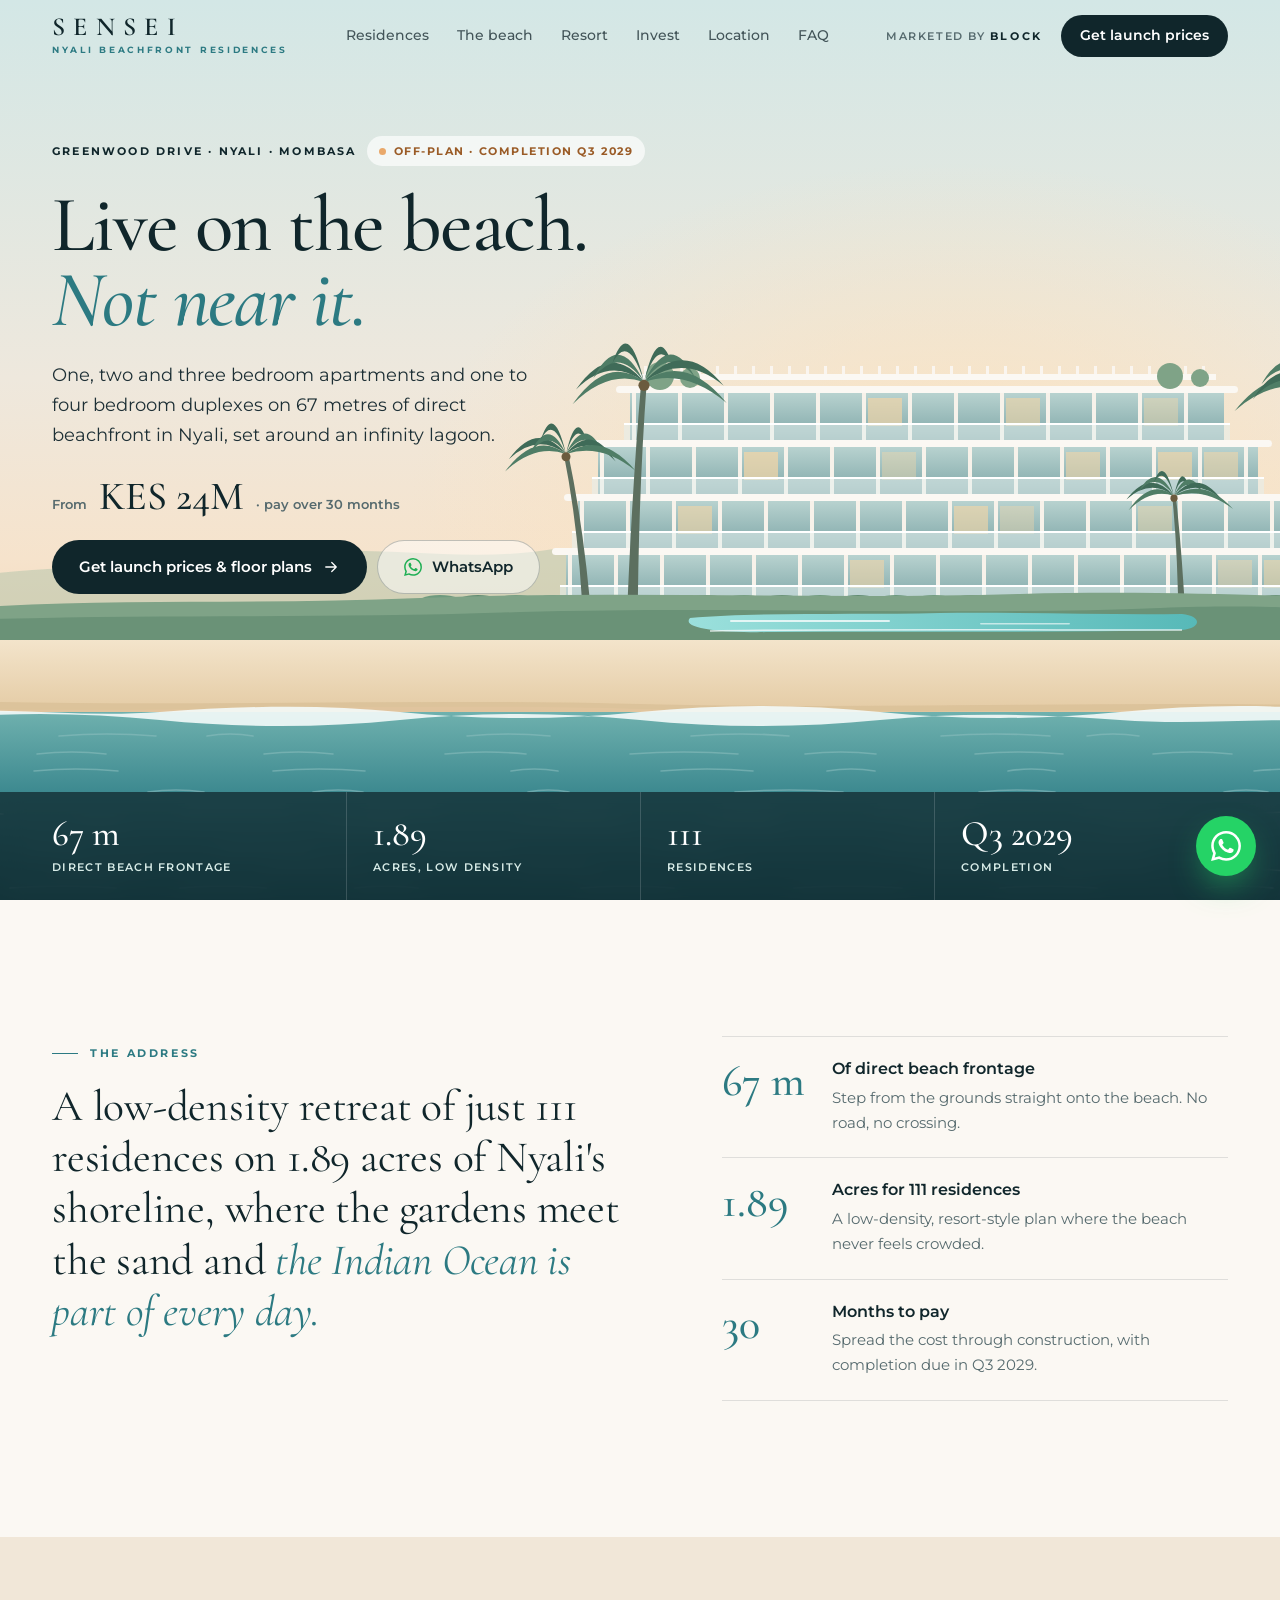
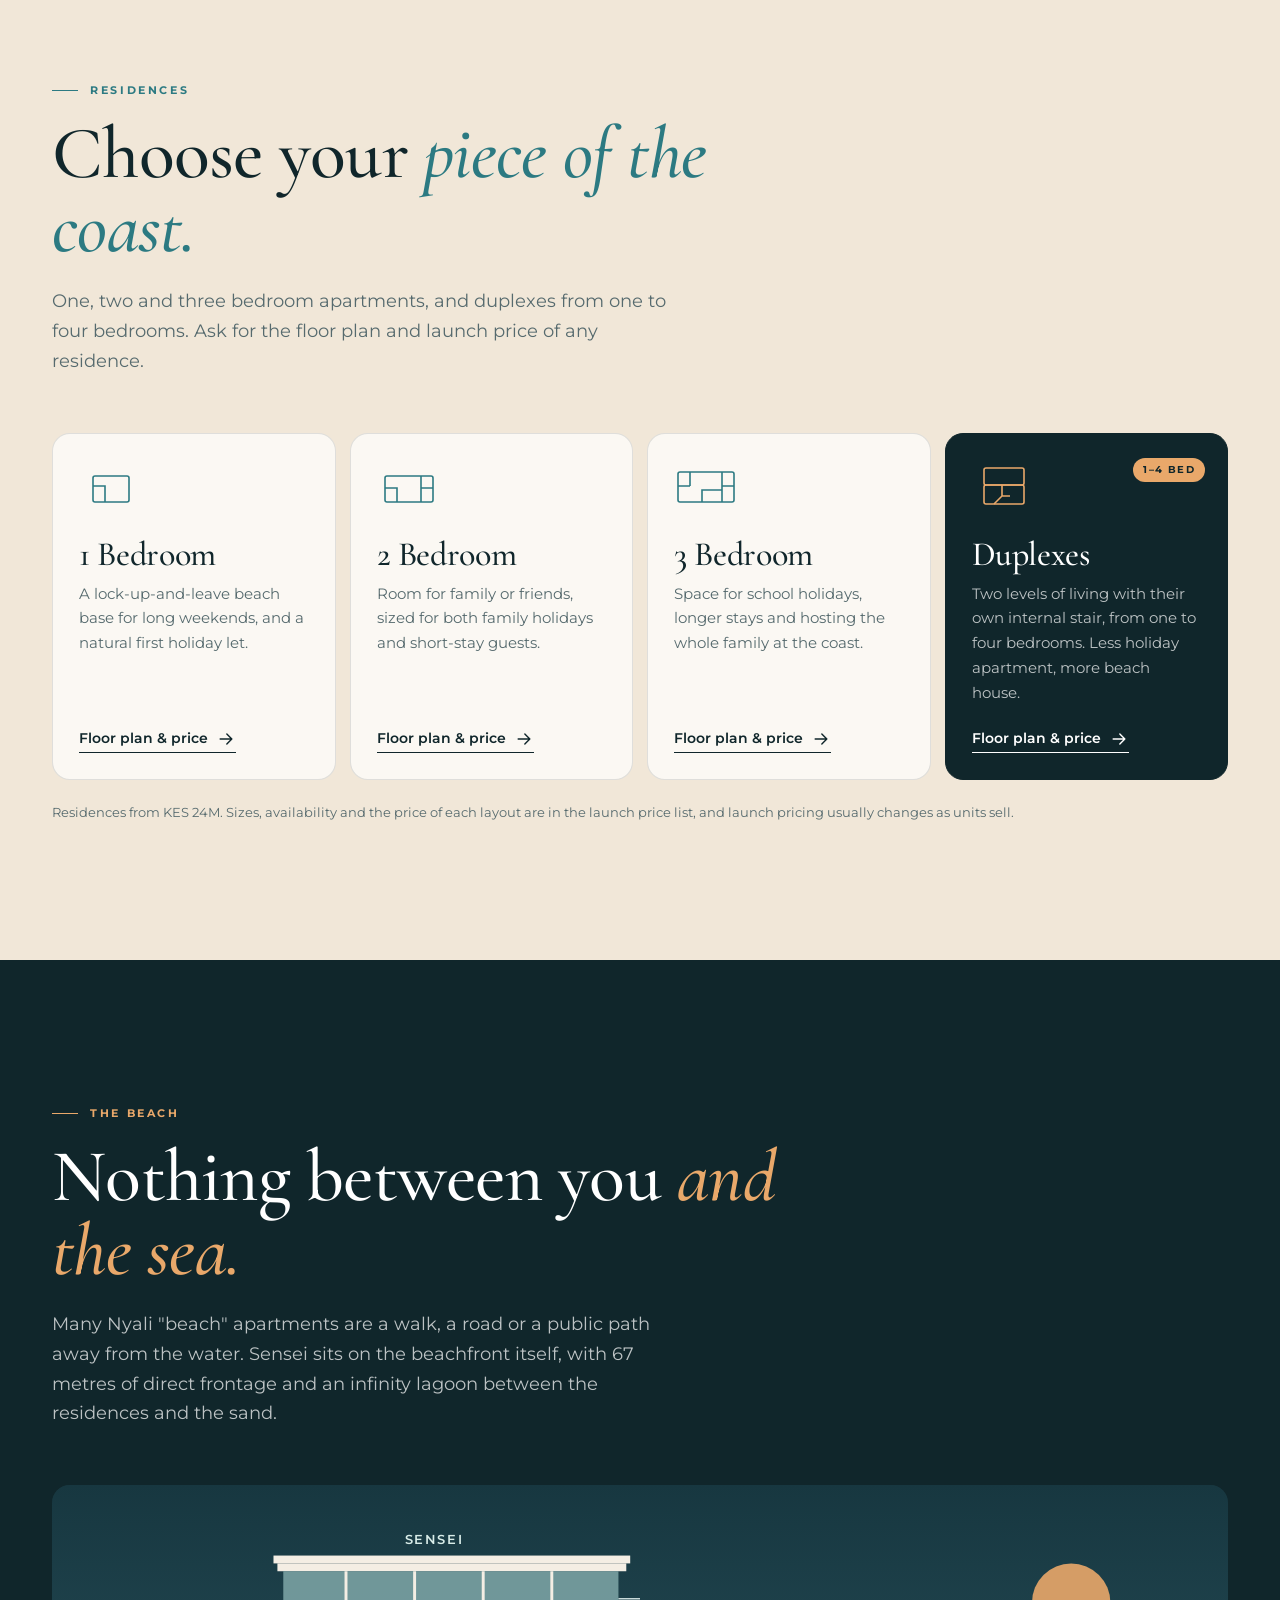
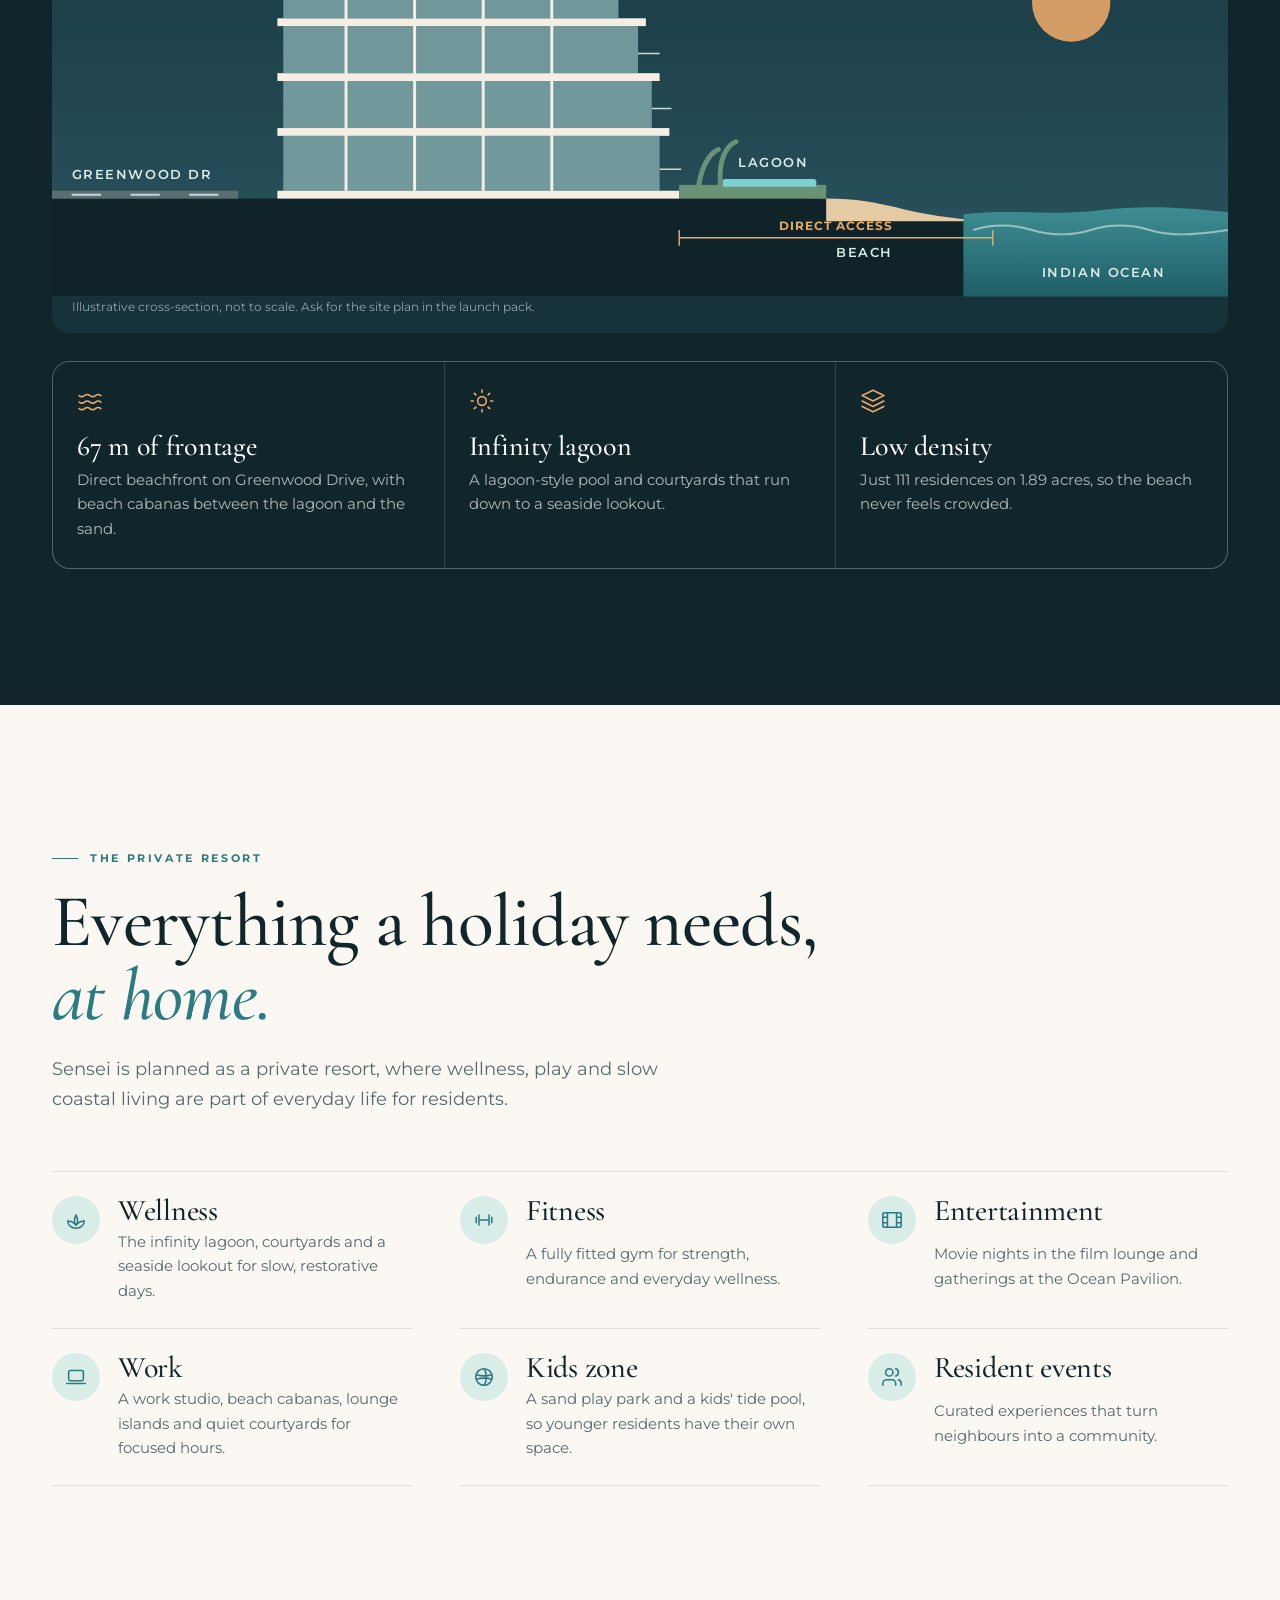
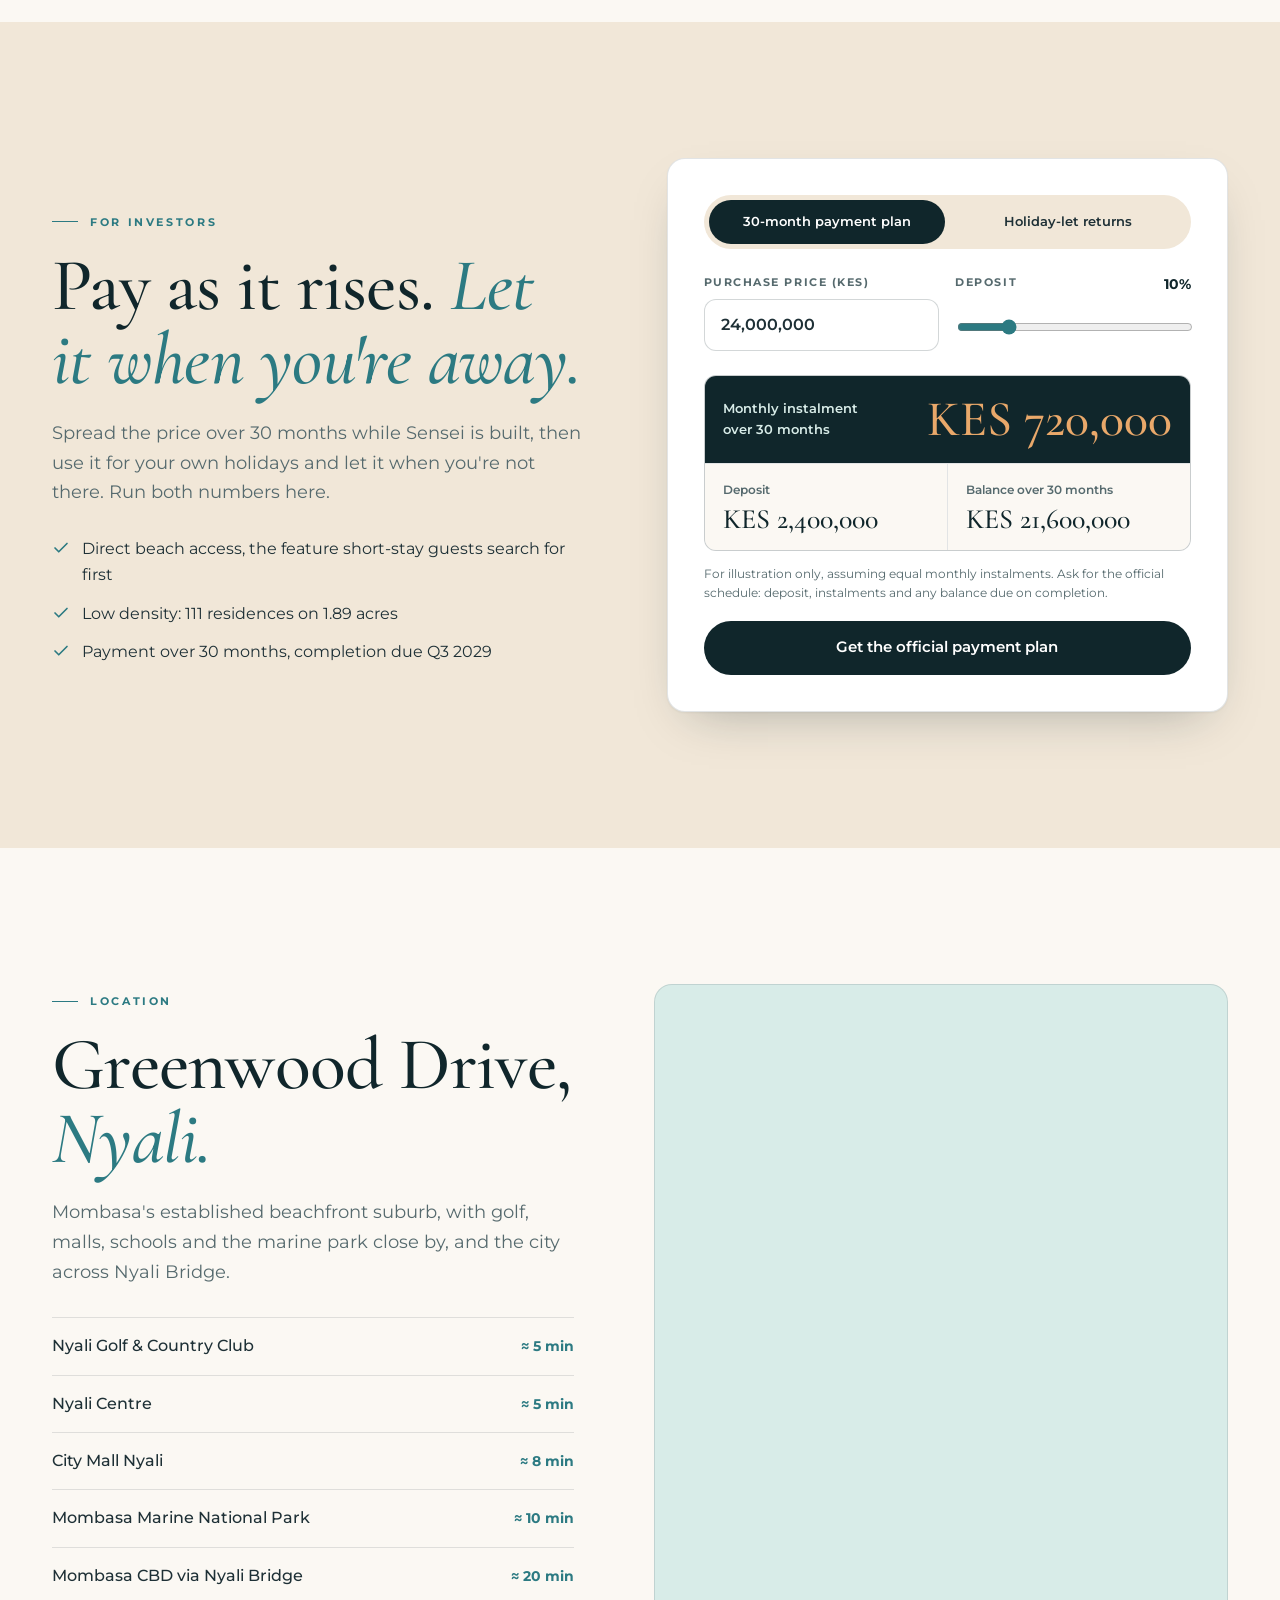
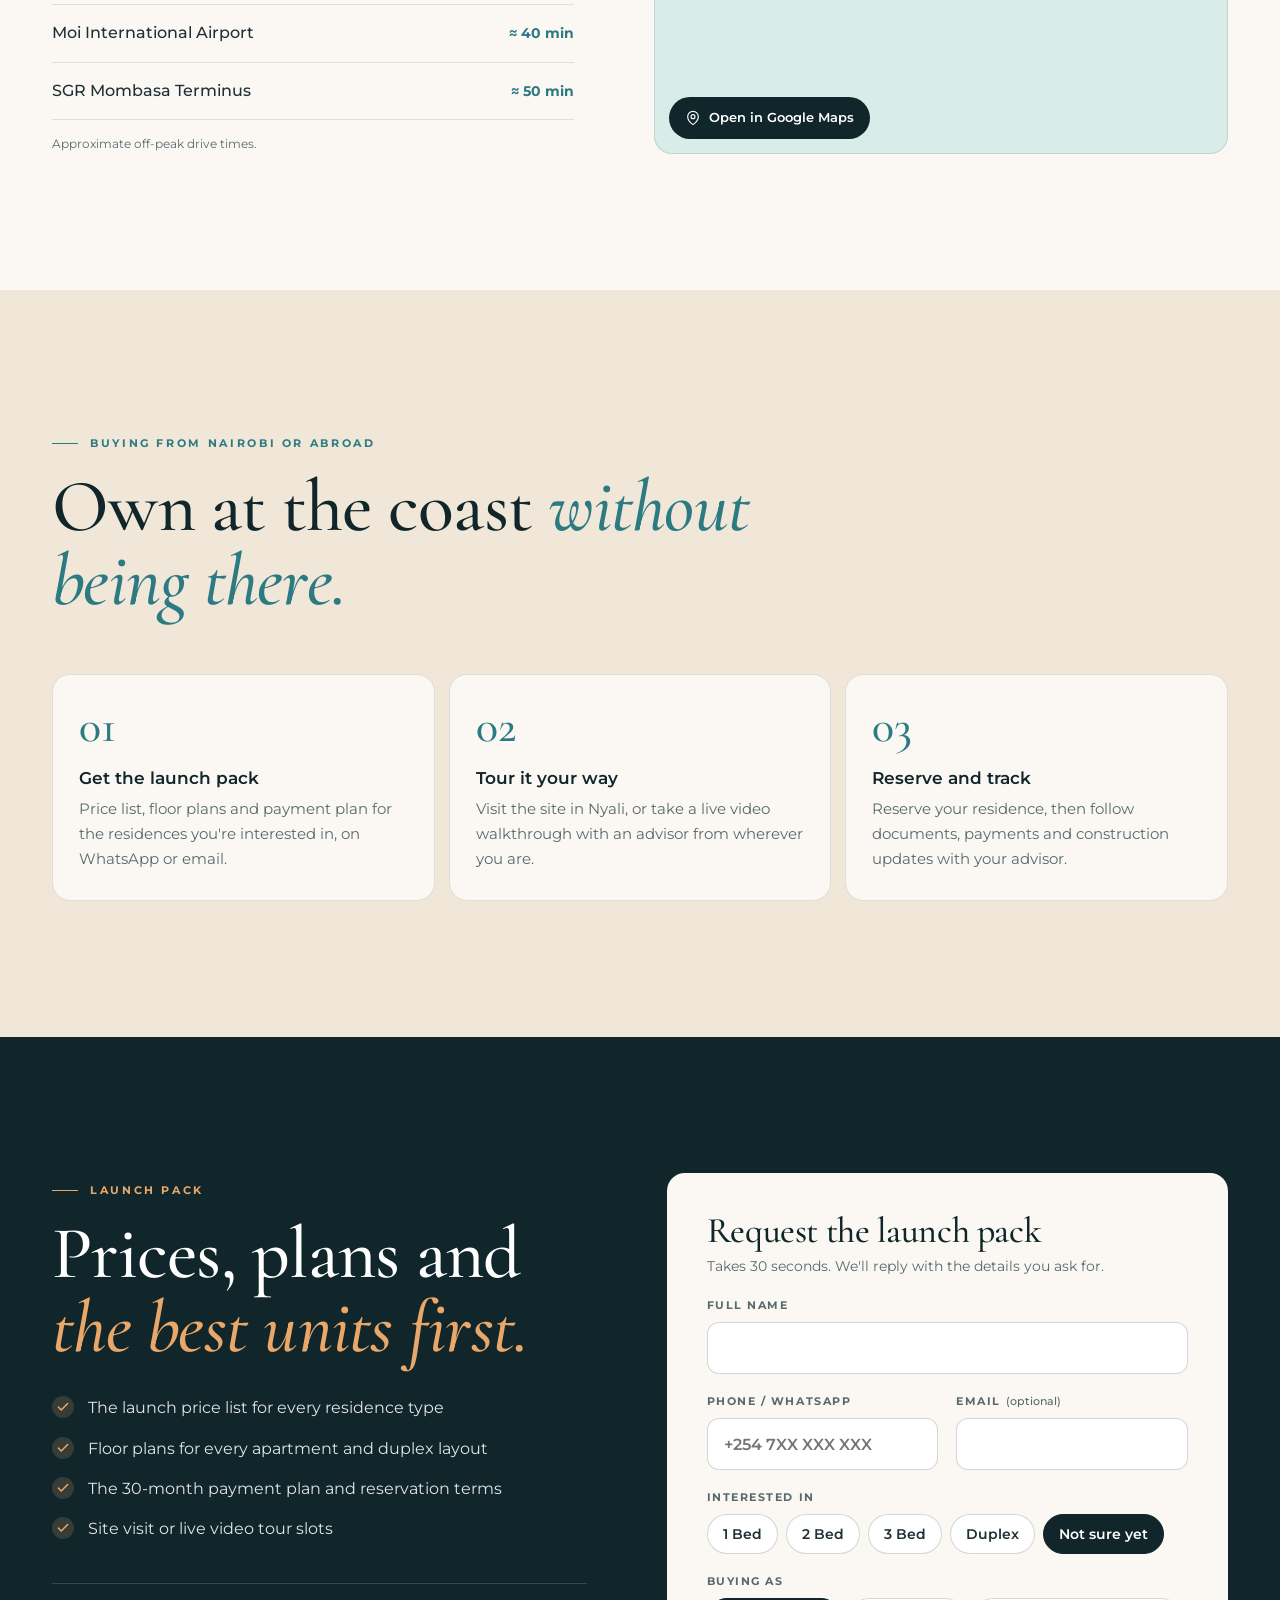
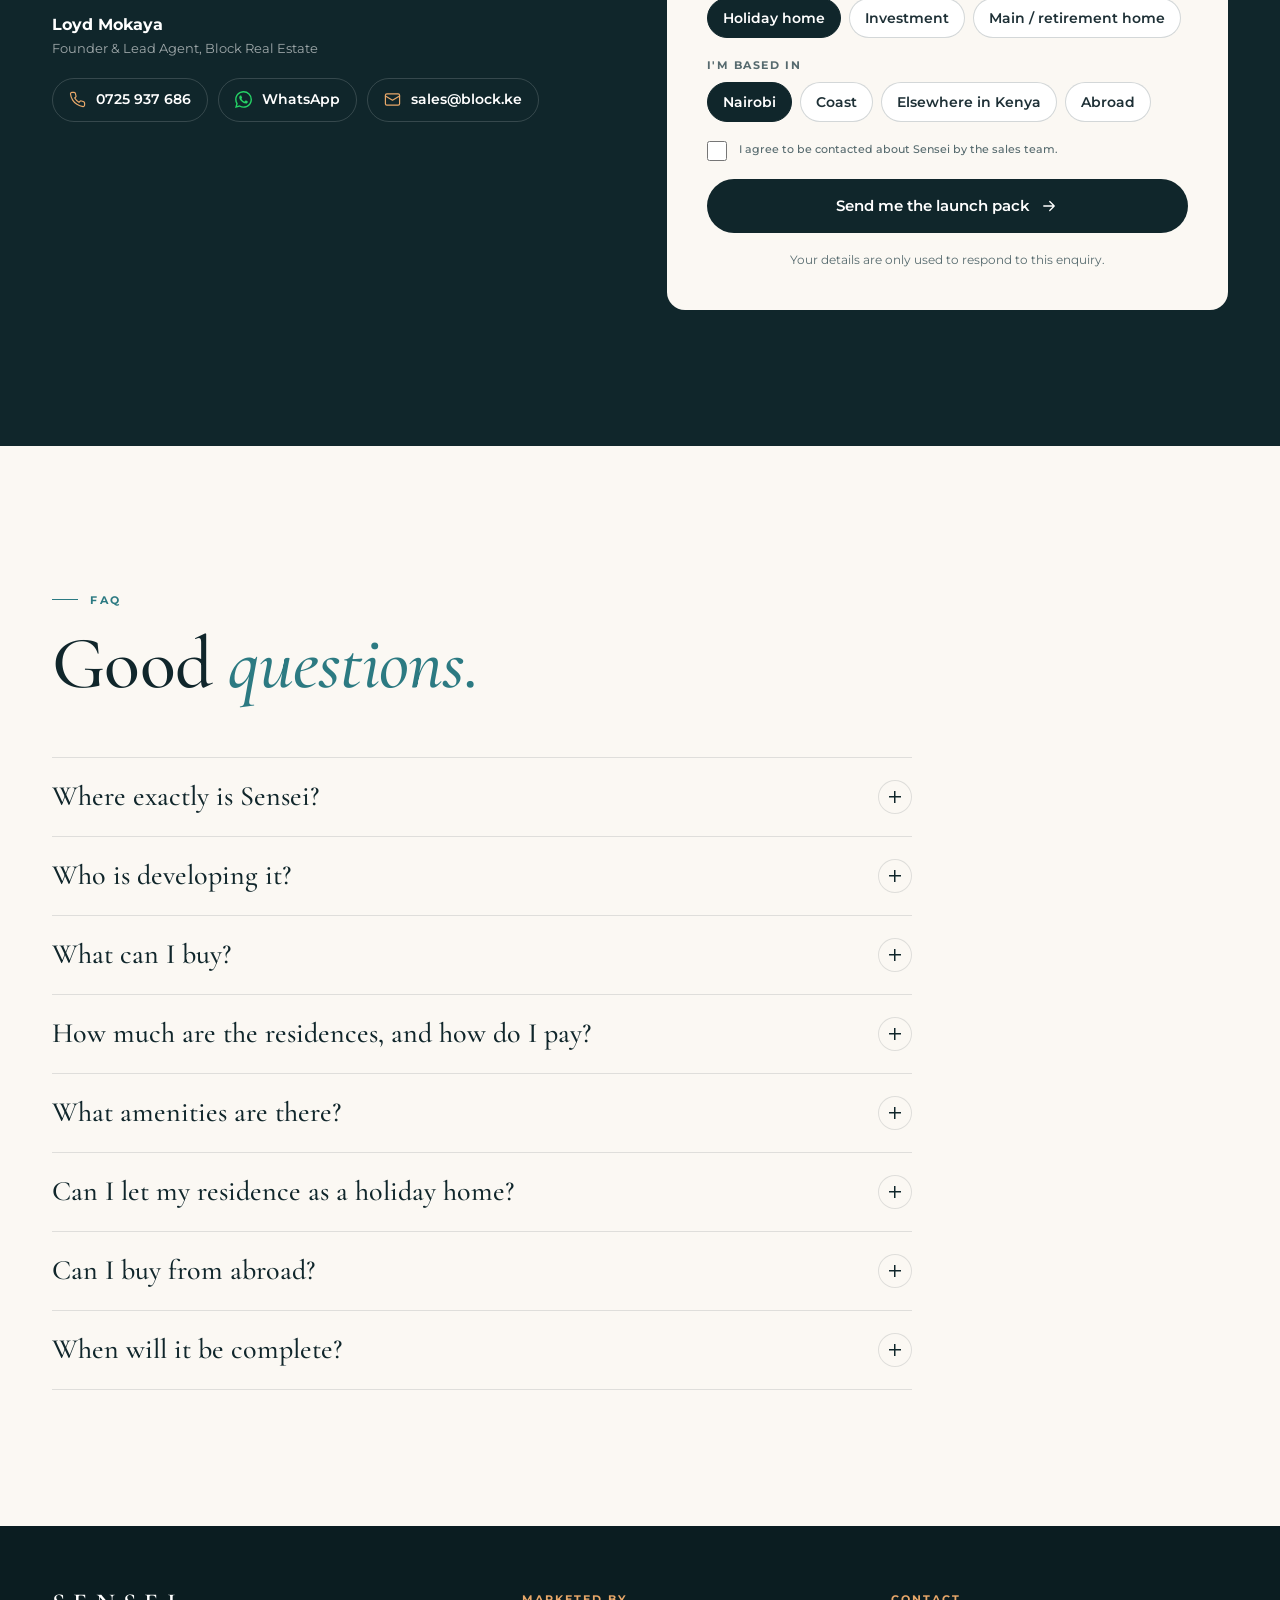
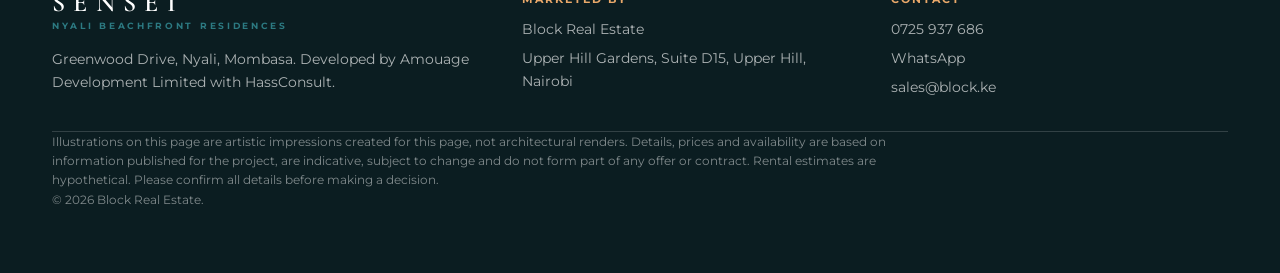
<file: sensei/index.html>
<!doctype html>
<html lang="en">
<head>
<meta charset="utf-8">
<meta name="viewport" content="width=device-width, initial-scale=1, viewport-fit=cover">
<title>Sensei Nyali | Beachfront Apartments &amp; Duplexes in Mombasa from KES 24M</title>
<meta name="description" content="Sensei: 111 beachfront residences on 1.89 acres of Greenwood Drive, Nyali, with 67 metres of direct beach frontage. 1 to 3 bedroom apartments and 1 to 4 bedroom duplexes from KES 24M, payable over 30 months. Completion Q3 2029.">
<meta name="theme-color" content="#10262B">
<meta property="og:type" content="website">
<meta property="og:title" content="Sensei, Nyali: live on the beach, not near it">
<meta property="og:description" content="1 to 3 bedroom apartments and 1 to 4 bedroom duplexes on 67 m of direct beachfront in Nyali, Mombasa. From KES 24M, payable over 30 months.">
<link rel="icon" href="data:image/svg+xml,%3Csvg xmlns='http://www.w3.org/2000/svg' viewBox='0 0 64 64'%3E%3Crect width='64' height='64' rx='14' fill='%2310262B'/%3E%3Ccircle cx='32' cy='30' r='13' fill='%23E9A86A'/%3E%3Cpath d='M10 44c6-4 10-4 16 0s10 4 16 0 10-4 12-2' stroke='%23D8ECE8' stroke-width='3.5' fill='none' stroke-linecap='round'/%3E%3C/svg%3E">
<link rel="preconnect" href="https://fonts.googleapis.com">
<link rel="preconnect" href="https://fonts.gstatic.com" crossorigin>
<link href="https://fonts.googleapis.com/css2?family=Cormorant+Garamond:ital,wght@0,400;0,500;0,600;1,400;1,500&family=Montserrat:wght@400;500;600;700&display=swap" rel="stylesheet">
<!-- Google Tag Manager / Ads tag goes here. Lead and click events are pushed to window.dataLayer. -->
<script type="application/ld+json">
{
  "@context": "https://schema.org",
  "@type": "ApartmentComplex",
  "name": "Sensei",
  "description": "Beachfront resort residences on 1.89 acres of Greenwood Drive, Nyali, Mombasa: 1 to 3 bedroom apartments and 1 to 4 bedroom duplexes with 67 metres of direct beach frontage. Completion Q3 2029.",
  "numberOfAccommodationUnits": 111,
  "address": { "@type": "PostalAddress", "streetAddress": "Greenwood Drive", "addressLocality": "Nyali, Mombasa", "addressCountry": "KE" }
}
</script>
<style>
:root{
  --ink:#10262B; --ink-2:#173740; --sea:#2C7A82; --sea-2:#5FA8A9; --foam:#D8ECE8;
  --sand:#F1E7D8; --shell:#FBF8F3; --paper:#FFFFFF; --sun:#E9A86A; --sun-ink:#9A5B26;
  --text:#1E3036; --muted:#566A6E; --line:rgba(16,38,43,.12); --line-light:rgba(255,255,255,.16);
  --wa:#25D366; --danger:#B3402E;
  --display:"Cormorant Garamond", Georgia, serif;
  --sans:"Montserrat", system-ui, -apple-system, "Segoe UI", Roboto, sans-serif;
  --radius:18px; --gutter:20px; --max:1240px;
  --shadow:0 1px 2px rgba(16,38,43,.05), 0 20px 50px -24px rgba(16,38,43,.35);
  color-scheme:light;
}
@media (min-width:760px){ :root{ --gutter:32px; } }
*,*::before,*::after{ box-sizing:border-box; }
[hidden]{ display:none !important; }
html{ scroll-behavior:smooth; scroll-padding-top:80px; -webkit-text-size-adjust:100%; }
body{ margin:0; background:var(--shell); color:var(--text); font:400 16px/1.65 var(--sans); -webkit-font-smoothing:antialiased; overflow-x:hidden; }
img,svg{ display:block; max-width:100%; }
a{ color:inherit; }
button,input,select,textarea{ font:inherit; color:inherit; }
:focus-visible{ outline:2px solid var(--sea); outline-offset:3px; border-radius:6px; }
.sr-only{ position:absolute; width:1px; height:1px; overflow:hidden; clip:rect(0 0 0 0); white-space:nowrap; }
.wrap{ width:100%; max-width:var(--max); margin:0 auto; padding:0 var(--gutter); }
.icon{ width:20px; height:20px; flex:none; fill:none; stroke:currentColor; stroke-width:1.7; stroke-linecap:round; stroke-linejoin:round; }
.icon-fill{ fill:currentColor; stroke:none; }
h1,h2,h3{ font-family:var(--display); font-weight:500; line-height:1; letter-spacing:-.01em; margin:0; color:var(--ink); }
h2{ font-size:clamp(42px, 6vw, 74px); }
h2 em, h1 em{ font-style:italic; color:var(--sea); }
.eyebrow{ display:inline-flex; align-items:center; gap:12px; margin:0 0 18px; font-size:11px; font-weight:700; letter-spacing:.24em; text-transform:uppercase; color:var(--sea); }
.eyebrow::before{ content:""; width:26px; height:1px; background:currentColor; }
.lede{ margin:22px 0 0; max-width:620px; font-size:clamp(16px, 1.5vw, 18px); color:var(--muted); }
.btn{ display:inline-flex; align-items:center; justify-content:center; gap:10px; min-height:54px; padding:0 26px; border-radius:999px; border:1px solid transparent; font-weight:600; font-size:15px; text-decoration:none; cursor:pointer; white-space:nowrap; transition:transform .2s, background-color .2s, border-color .2s, color .2s; }
.btn:active{ transform:translateY(1px); }
.btn .icon{ width:18px; height:18px; }
.btn-ink{ background:var(--ink); color:#fff; }
.btn-ink:hover{ background:var(--ink-2); transform:translateY(-1px); }
.btn-line{ border-color:rgba(16,38,43,.25); background:rgba(255,255,255,.5); color:var(--ink); -webkit-backdrop-filter:blur(8px); backdrop-filter:blur(8px); }
.btn-line:hover{ border-color:var(--ink); background:#fff; }
.btn-sun{ background:var(--sun); color:var(--ink); }
.btn-sun:hover{ background:#F0B67E; }
.btn-ghost{ border-color:var(--line-light); color:#fff; }
.btn-ghost:hover{ border-color:rgba(255,255,255,.5); background:rgba(255,255,255,.06); }
.btn-sm{ min-height:42px; padding:0 18px; font-size:14px; }
.btn-block{ width:100%; }

/* Header */
.head{ position:fixed; inset:0 0 auto; z-index:60; transition:background-color .3s, box-shadow .3s; }
.head.solid{ background:rgba(251,248,243,.94); -webkit-backdrop-filter:blur(12px); backdrop-filter:blur(12px); box-shadow:0 1px 0 var(--line); }
.head .wrap{ display:flex; align-items:center; justify-content:space-between; gap:20px; height:72px; }
.mark{ display:flex; flex-direction:column; gap:3px; text-decoration:none; color:var(--ink); }
.mark b{ font:600 26px/1 var(--display); letter-spacing:.32em; margin-right:-.32em; }
.mark span{ font-size:9px; font-weight:700; letter-spacing:.3em; text-transform:uppercase; color:var(--sea); }
.head nav{ display:none; gap:28px; }
.head nav a{ font-size:14px; font-weight:500; text-decoration:none; color:var(--text); opacity:.8; }
.head nav a:hover{ opacity:1; }
.head-r{ display:flex; align-items:center; gap:18px; }
.by{ display:none; font-size:11px; font-weight:600; letter-spacing:.14em; text-transform:uppercase; color:var(--muted); }
.by b{ color:var(--ink); letter-spacing:.24em; }
.mini{ display:none; align-items:center; gap:10px; font-size:12px; color:var(--muted); white-space:nowrap; }
.mini b{ color:var(--ink); font-weight:600; }
.mini i{ width:3px; height:3px; border-radius:50%; background:var(--muted); }
@media (max-width:379px){ .btn:not(.btn-sm){ white-space:normal; text-align:center; max-width:100%; padding:10px 20px; } .head .btn-sm{ padding:0 14px; font-size:13px; } .mark b{ font-size:22px; } .mark span{ letter-spacing:.2em; font-size:8px; } }
@media (min-width:1100px){ .head nav{ display:flex; } .by{ display:block; } .head.solid .by{ display:none; } .head.solid .mini{ display:inline-flex; } }
@media (min-width:1100px) and (max-width:1279px){ .head.solid nav{ display:none; } }

/* Hero */
.hero{ position:relative; min-height:max(760px, 100svh); display:flex; flex-direction:column; overflow:hidden; isolation:isolate;
  background:linear-gradient(180deg, #D3E7E6 0%, #EEE8DD 42%, #F6E3CC 62%, #F4D2B1 78%); }
.scene{ position:relative; order:2; width:100%; height:400px; margin-top:-40px; z-index:-1; flex:none; pointer-events:none; }
.hero-stats{ order:3; }
@media (min-width:900px){ .scene{ position:absolute; left:0; right:0; bottom:0; height:100%; margin:0; } }
.hero-body{ display:flex; align-items:flex-start; padding-top:118px; }
@media (min-width:900px){ .hero-body{ flex:1; padding-top:136px; padding-bottom:40px; } }
.hero-copy{ max-width:780px; min-width:0; }
.hero-kicker{ display:flex; flex-wrap:wrap; align-items:center; gap:10px; margin:0 0 22px; font-size:11px; font-weight:700; letter-spacing:.2em; text-transform:uppercase; color:var(--ink); }
.pill{ display:inline-flex; align-items:center; gap:8px; padding:6px 12px; border-radius:999px; background:rgba(255,255,255,.65); letter-spacing:.14em; color:var(--sun-ink); }
.pill::before{ content:""; width:7px; height:7px; border-radius:50%; background:var(--sun); animation:pulse 2.4s ease-out infinite; }
@keyframes pulse{ 0%{ box-shadow:0 0 0 0 rgba(233,168,106,.7); } 80%,100%{ box-shadow:0 0 0 9px rgba(233,168,106,0); } }
.hero h1{ font-size:clamp(52px, 6.2vw, 92px); line-height:.94; letter-spacing:-.02em; font-weight:500; }
.hero h1 em{ display:block; color:var(--sea); }
.hero-lede{ margin:24px 0 0; max-width:500px; font-size:clamp(16px, 1.5vw, 18px); color:var(--text); }
.hero-price{ display:flex; flex-wrap:wrap; align-items:baseline; gap:4px 12px; margin-top:26px; }
.hero-price span{ font-size:13px; font-weight:600; color:var(--muted); }
.hero-price strong{ font:500 clamp(30px, 3.4vw, 40px)/1 var(--display); color:var(--ink); }
.hero-ctas{ display:flex; flex-wrap:wrap; gap:10px; margin-top:24px; }
.hero-stats{ position:relative; z-index:2; background:var(--ink); -webkit-backdrop-filter:blur(10px); backdrop-filter:blur(10px); color:#fff; }
.stats{ display:grid; grid-template-columns:repeat(2, 1fr); }
.stats > div{ padding:18px 0 18px 16px; border-left:1px solid var(--line-light); }
.stats > div:nth-child(odd){ border-left:0; padding-left:0; }
.stats > div:nth-child(-n+2){ border-bottom:1px solid var(--line-light); }
.stats strong{ display:block; font:500 30px/1 var(--display); }
@media (min-width:900px){ .stats strong{ font-size:36px; } }
.stats span{ display:block; margin-top:6px; font-size:11px; font-weight:600; letter-spacing:.12em; text-transform:uppercase; color:var(--foam); }
@media (min-width:900px){
  .hero-stats{ background:rgba(16,38,43,.72); }
  .stats{ grid-template-columns:repeat(4, 1fr); }
  .stats > div{ padding:24px 0 24px 26px; border-bottom:0 !important; }
  .stats > div:nth-child(odd){ border-left:1px solid var(--line-light); padding-left:26px; }
  .stats > div:first-child{ border-left:0; padding-left:0; }
}
.hero-copy > *{ animation:rise .9s cubic-bezier(.2,.7,.2,1) both; }
.hero-copy > :nth-child(2){ animation-delay:.07s; } .hero-copy > :nth-child(3){ animation-delay:.14s; } .hero-copy > :nth-child(4){ animation-delay:.21s; } .hero-copy > :nth-child(5){ animation-delay:.28s; }
@keyframes rise{ from{ opacity:0; transform:translateY(16px); } to{ opacity:1; transform:none; } }
.drift{ animation:drift 14s linear infinite; }
.drift.slow{ animation-duration:22s; }
@keyframes drift{ from{ transform:translateX(0); } to{ transform:translateX(-120px); } }
.foam{ animation:foam 6s ease-in-out infinite; }
@keyframes foam{ 50%{ transform:translateY(5px); opacity:.65; } }
.sway{ transform-box:fill-box; transform-origin:50% 100%; animation:sway 7s ease-in-out infinite; }
@keyframes sway{ 50%{ transform:rotate(1.6deg); } }

/* Sections */
.sec{ padding:96px 0; }
@media (min-width:1000px){ .sec{ padding:136px 0; } }
.sec-sand{ background:var(--sand); }
.sec-ink{ background:var(--ink); color:#fff; }
.sec-ink h2, .sec-ink h3{ color:#fff; }
.sec-ink h2 em{ color:var(--sun); }
.sec-ink .eyebrow{ color:var(--sun); }
.sec-ink .lede{ color:rgba(255,255,255,.72); }
.head-block{ max-width:780px; margin-bottom:56px; }

/* Statement */
.statement{ display:grid; gap:48px; }
.statement p.big{ margin:0; font:400 clamp(28px, 3.4vw, 46px)/1.18 var(--display); color:var(--ink); letter-spacing:-.005em; }
.statement p.big em{ color:var(--sea); }
.pillars{ display:grid; gap:0; border-top:1px solid var(--line); }
.pillar{ display:grid; grid-template-columns:auto 1fr; gap:6px 20px; padding:22px 0; border-bottom:1px solid var(--line); }
.pillar b{ grid-row:span 2; font:500 44px/1 var(--display); color:var(--sea); min-width:90px; }
.pillar h3{ font:600 16px/1.3 var(--sans); letter-spacing:0; }
.pillar p{ margin:0; color:var(--muted); font-size:15px; }
@media (min-width:1000px){ .statement{ grid-template-columns:1.15fr 1fr; gap:88px; align-items:start; } }

/* Residences */
.res-grid{ display:grid; gap:14px; }
.res{ position:relative; display:flex; flex-direction:column; padding:28px 26px 26px; border-radius:var(--radius); background:var(--shell); border:1px solid var(--line); transition:transform .3s, box-shadow .3s, border-color .3s; }
.res:hover{ transform:translateY(-4px); box-shadow:var(--shadow); border-color:transparent; }
.res svg.pic{ width:64px; height:48px; color:var(--sea); margin-bottom:28px; }
.res .tag{ position:absolute; top:24px; right:22px; padding:4px 10px; border-radius:999px; font-size:10px; font-weight:700; letter-spacing:.14em; text-transform:uppercase; background:var(--foam); color:var(--ink); }
.res h3{ font-size:34px; }
.res p{ margin:10px 0 22px; color:var(--muted); font-size:15px; flex:1; }
.res button{ align-self:flex-start; display:inline-flex; align-items:center; gap:8px; padding:0; border:0; background:none; font-weight:600; font-size:14px; color:var(--ink); cursor:pointer; border-bottom:1px solid currentColor; padding-bottom:2px; }
.res button:hover{ color:var(--sea); }
.res-feature{ background:var(--ink); color:#fff; border-color:var(--ink); }
.res-feature h3{ color:#fff; }
.res-feature p{ color:rgba(255,255,255,.72); }
.res-feature svg.pic{ color:var(--sun); }
.res-feature button{ color:#fff; }
.res-feature button:hover{ color:var(--sun); }
.res-feature .tag{ background:var(--sun); }
.res-note{ margin:22px 0 0; font-size:13px; color:var(--muted); }
@media (min-width:640px){ .res-grid{ grid-template-columns:1fr 1fr; } }
@media (min-width:1100px){ .res-grid{ grid-template-columns:repeat(4, 1fr); } }

/* Section diagram */
.section-art{ margin:0 0 20px; border-radius:var(--radius); overflow:hidden; background:#16323A; }
.section-art svg{ width:100%; height:auto; }
.section-art figcaption{ padding:0 20px 16px; font-size:12px; color:rgba(255,255,255,.55); }
.beach-points{ display:grid; gap:1px; margin-top:28px; background:var(--line-light); border:1px solid var(--line-light); border-radius:var(--radius); overflow:hidden; }
.beach-points > div{ padding:26px 24px; background:var(--ink); }
.beach-points .icon{ width:26px; height:26px; color:var(--sun); stroke-width:1.5; }
.beach-points h3{ font-size:28px; margin:18px 0 8px; }
.beach-points p{ margin:0; color:rgba(255,255,255,.68); font-size:15px; }
@media (min-width:900px){ .beach-points{ grid-template-columns:repeat(3, 1fr); } }

/* Resort amenities */
.amen{ display:grid; gap:0; border-top:1px solid var(--line); }
.amen article{ display:grid; grid-template-columns:auto 1fr; gap:4px 18px; padding:24px 0; border-bottom:1px solid var(--line); }
.amen span{ grid-row:span 2; display:grid; place-items:center; width:48px; height:48px; border-radius:50%; background:var(--foam); color:var(--sea); }
.amen span .icon{ width:22px; height:22px; }
.amen h3{ font-size:30px; }
.amen p{ margin:0; color:var(--muted); font-size:15px; }
@media (min-width:760px){ .amen{ grid-template-columns:1fr 1fr; column-gap:48px; } }
@media (min-width:1100px){ .amen{ grid-template-columns:repeat(3, 1fr); } }

/* Estimator */
.calc-grid{ display:grid; gap:44px; }
.calc-grid > *{ min-width:0; }
.calc{ padding:28px 24px; border-radius:var(--radius); background:#fff; border:1px solid var(--line); box-shadow:var(--shadow); }
.calc .row{ display:grid; gap:16px; }
.ctabs{ display:grid; grid-template-columns:1fr 1fr; gap:4px; padding:5px; margin-bottom:24px; border-radius:999px; background:var(--sand); }
.ctabs button{ padding:11px 8px; border:0; border-radius:999px; background:transparent; font-size:13px; font-weight:600; cursor:pointer; transition:background-color .2s, color .2s; }
.ctabs button[aria-selected="true"]{ background:var(--ink); color:#fff; }
.field{ display:grid; gap:8px; margin:0; padding:0; border:0; min-width:0; }
.field > span, .field > label, .field legend{ padding:0; font-size:11px; font-weight:700; letter-spacing:.14em; text-transform:uppercase; color:var(--muted); }
.field legend{ margin-bottom:8px; }
.field input:not([type=range]):not([type=radio]):not([type=checkbox]), .field select{ width:100%; height:52px; padding:0 16px; border:1px solid rgba(16,38,43,.18); border-radius:12px; background:#fff; font-size:16px; font-weight:600; transition:border-color .2s, box-shadow .2s; }
.field input:focus, .field select:focus{ outline:0; border-color:var(--sea); box-shadow:0 0 0 4px rgba(44,122,130,.15); }
.field-range span{ display:flex; justify-content:space-between; }
.field-range output{ color:var(--ink); letter-spacing:0; font-size:14px; }
input[type=range]{ width:100%; accent-color:var(--sea); height:28px; }
.out{ display:grid; grid-template-columns:1fr 1fr; gap:1px; margin:24px 0 14px; background:var(--line); border:1px solid var(--line); border-radius:12px; overflow:hidden; }
.out > div{ padding:16px 18px; background:var(--shell); }
.out span{ display:block; font-size:12px; font-weight:600; color:var(--muted); }
.out strong{ display:block; margin-top:4px; font:500 clamp(21px, 5.6vw, 28px)/1.1 var(--display); color:var(--ink); white-space:nowrap; }
.out .main{ grid-column:1 / -1; display:flex; flex-wrap:wrap; align-items:center; justify-content:space-between; gap:6px 16px; background:var(--ink); }
.out .main span{ color:var(--foam); font-size:13px; }
.out .main strong{ font-size:clamp(32px, 8.6vw, 50px); color:var(--sun); margin:0; }
.fine{ margin:0 0 18px; font-size:12px; line-height:1.55; color:var(--muted); }
.ticks{ list-style:none; margin:28px 0 0; padding:0; display:grid; gap:12px; }
.ticks li{ display:flex; gap:12px; align-items:flex-start; }
.ticks .icon{ width:18px; height:18px; margin-top:3px; color:var(--sea); stroke-width:2.2; }
@media (max-width:479px){ .out{ grid-template-columns:1fr; } }
@media (min-width:640px){ .calc .row{ grid-template-columns:1fr 1fr; } }
@media (min-width:1000px){ .calc-grid{ grid-template-columns:1fr 1.05fr; gap:80px; align-items:center; } .calc{ padding:36px; } }

/* Location */
.loc-grid{ display:grid; gap:40px; }
.loc-grid > *{ min-width:0; }
.dist{ list-style:none; margin:30px 0 0; padding:0; border-top:1px solid var(--line); }
.dist li{ display:flex; justify-content:space-between; align-items:baseline; gap:16px; padding:15px 0; border-bottom:1px solid var(--line); }
.dist b{ font-weight:500; }
.dist span{ flex:none; font-size:14px; font-weight:700; color:var(--sea); }
.note{ margin:14px 0 0; font-size:12px; color:var(--muted); }
.map{ position:relative; min-height:380px; border-radius:var(--radius); overflow:hidden; background:var(--foam); border:1px solid var(--line); }
.map iframe{ position:absolute; inset:0; width:100%; height:100%; border:0; filter:saturate(.8); }
.map a{ position:absolute; left:14px; bottom:14px; display:inline-flex; align-items:center; gap:8px; padding:10px 16px; border-radius:999px; background:var(--ink); color:#fff; font-size:13px; font-weight:600; text-decoration:none; }
@media (min-width:1000px){ .loc-grid{ grid-template-columns:1fr 1.1fr; gap:80px; } .map{ min-height:100%; } }

/* Steps */
.steps{ display:grid; gap:14px; counter-reset:s; }
.step{ position:relative; padding:28px 26px; border-radius:var(--radius); background:var(--shell); border:1px solid var(--line); }
.step::before{ counter-increment:s; content:counter(s, decimal-leading-zero); display:block; font:500 46px/1 var(--display); color:var(--sea); margin-bottom:18px; }
.step h3{ font:600 17px/1.3 var(--sans); letter-spacing:0; margin-bottom:8px; }
.step p{ margin:0; color:var(--muted); font-size:15px; }
@media (min-width:900px){ .steps{ grid-template-columns:repeat(3, 1fr); } }

/* Enquiry */
.enq{ display:grid; gap:44px; }
.enq > *{ min-width:0; }
.pack{ list-style:none; margin:30px 0 0; padding:0; display:grid; gap:14px; }
.pack li{ display:flex; gap:14px; font-size:16px; color:rgba(255,255,255,.88); }
.pack .icon{ width:22px; height:22px; padding:4px; border-radius:50%; background:rgba(233,168,106,.18); color:var(--sun); stroke-width:2.6; margin-top:1px; }
.agent{ display:flex; align-items:center; gap:16px; margin-top:40px; padding-top:28px; border-top:1px solid var(--line-light); }
.agent img{ width:60px; height:60px; border-radius:50%; object-fit:cover; background:var(--ink-2); flex:none; }
.agent b{ display:block; color:#fff; }
.agent span{ display:block; font-size:13px; color:rgba(255,255,255,.6); }
.direct{ display:flex; flex-wrap:wrap; gap:10px; margin-top:18px; }
.direct a{ display:inline-flex; align-items:center; gap:10px; min-height:44px; padding:0 16px; border:1px solid var(--line-light); border-radius:999px; font-size:14px; font-weight:600; text-decoration:none; color:#fff; max-width:100%; }
.direct a:hover{ border-color:rgba(255,255,255,.45); }
.direct .icon{ width:17px; height:17px; color:var(--sun); }
.direct .wa .icon{ color:var(--wa); }
.lead-card{ padding:28px 22px; border-radius:var(--radius); background:var(--shell); color:var(--text); }
.lead-card h3, .sec-ink .lead-card h3{ font-size:36px; color:var(--ink); }
.lead{ display:grid; gap:18px; }
.lead .intro{ margin:6px 0 0; font-size:14px; color:var(--muted); }
.two{ display:grid; gap:18px; }
.opt{ text-transform:none; letter-spacing:0; font-weight:500; }
.chips{ display:flex; flex-wrap:wrap; gap:8px; }
.chip{ position:relative; }
.chip input{ position:absolute; inset:0; opacity:0; margin:0; cursor:pointer; }
.chip span{ display:inline-flex; align-items:center; min-height:40px; padding:0 15px; border:1px solid rgba(16,38,43,.18); border-radius:999px; background:#fff; font-size:14px; font-weight:600; transition:all .2s; }
.chip input:checked + span{ background:var(--ink); border-color:var(--ink); color:#fff; }
.chip input:focus-visible + span{ outline:2px solid var(--sea); outline-offset:2px; }
.consent{ display:flex; gap:12px; align-items:flex-start; font-size:14px; color:var(--muted); cursor:pointer; text-transform:none !important; letter-spacing:0 !important; font-weight:500 !important; }
.consent input{ width:20px; height:20px; margin:1px 0 0; flex:none; accent-color:var(--ink); }
.err{ margin:0; font-size:13px; font-weight:600; color:var(--danger); }
.err:empty{ display:none; }
.bad input{ border-color:var(--danger) !important; }
.alert{ margin:0; padding:12px 14px; border-radius:12px; background:#FBE9E5; color:var(--danger); font-size:14px; font-weight:600; }
.lead .fine{ margin:0; text-align:center; }
.ok{ text-align:center; padding:24px 4px; }
.ok-icon{ display:grid; place-items:center; width:64px; height:64px; margin:0 auto 20px; border-radius:50%; background:var(--ink); color:var(--sun); }
.ok-icon .icon{ width:28px; height:28px; stroke-width:2.4; }
.ok h3{ font-size:40px; }
.ok p{ margin:12px auto 22px; max-width:380px; color:var(--muted); }
@media (min-width:640px){ .two{ grid-template-columns:1fr 1fr; } .lead-card{ padding:40px; } }
@media (min-width:1000px){ .enq{ grid-template-columns:1fr 1.05fr; gap:80px; align-items:start; } .enq-copy{ position:sticky; top:110px; } }

/* FAQ */
.faq{ max-width:860px; }
.faq details{ border-bottom:1px solid var(--line); }
.faq details:first-of-type{ border-top:1px solid var(--line); }
.faq summary{ display:flex; justify-content:space-between; align-items:center; gap:24px; padding:22px 0; cursor:pointer; list-style:none; font:500 clamp(22px, 2.3vw, 28px)/1.2 var(--display); color:var(--ink); }
.faq summary::-webkit-details-marker{ display:none; }
.faq summary::after{ content:""; flex:none; width:34px; height:34px; border-radius:50%; border:1px solid var(--line); background:linear-gradient(var(--ink), var(--ink)) center/12px 1.5px no-repeat, linear-gradient(var(--ink), var(--ink)) center/1.5px 12px no-repeat; transition:transform .3s; }
.faq details[open] summary::after{ transform:rotate(45deg); }
.faq details p{ margin:-4px 0 24px; max-width:700px; color:var(--muted); }

/* Footer */
.foot{ padding:64px 0 120px; background:#0B1D21; color:rgba(255,255,255,.66); font-size:14px; }
.foot-top{ display:grid; gap:32px; padding-bottom:32px; border-bottom:1px solid var(--line-light); }
.foot .mark{ color:#fff; }
.foot h4{ margin:0 0 10px; font-size:11px; font-weight:700; letter-spacing:.18em; text-transform:uppercase; color:var(--sun); }
.foot p{ margin:0; }
.foot a{ text-decoration:none; }
.foot a:hover{ color:#fff; }
.foot-links{ display:grid; gap:6px; }
.disc{ margin:24px 0 8px; font-size:12px; line-height:1.6; color:rgba(255,255,255,.48); max-width:900px; }
@media (min-width:900px){ .foot-top{ grid-template-columns:1.3fr 1fr 1fr; } .foot{ padding-bottom:64px; } }

/* Sticky contact */
.mbar{ position:fixed; left:0; right:0; bottom:0; z-index:70; display:grid; grid-template-columns:1fr 1fr 1.3fr; gap:8px; padding:10px 12px calc(10px + env(safe-area-inset-bottom)); background:rgba(251,248,243,.96); -webkit-backdrop-filter:blur(12px); backdrop-filter:blur(12px); border-top:1px solid var(--line); transform:translateY(110%); transition:transform .3s; }
.mbar.on{ transform:none; }
.mbar a{ display:flex; align-items:center; justify-content:center; gap:7px; min-height:48px; border-radius:999px; font-size:14px; font-weight:600; text-decoration:none; border:1px solid rgba(16,38,43,.2); color:var(--ink); }
.mbar .wa .icon{ color:var(--wa); }
.mbar .go{ background:var(--ink); border-color:var(--ink); color:#fff; }
.mbar .icon{ width:18px; height:18px; }
.wa-float{ display:none; }
@media (min-width:900px){
  .mbar{ display:none; }
  .wa-float{ position:fixed; right:24px; bottom:24px; z-index:70; display:grid; place-items:center; width:60px; height:60px; border-radius:50%; background:var(--wa); color:#fff; box-shadow:0 14px 34px -10px rgba(37,211,102,.7); transition:transform .2s; }
  .wa-float:hover{ transform:scale(1.06); }
  .wa-float .icon{ width:30px; height:30px; }
}

.js .reveal{ opacity:0; transform:translateY(22px); transition:opacity .9s cubic-bezier(.2,.7,.2,1), transform .9s cubic-bezier(.2,.7,.2,1); }
.js .reveal.in{ opacity:1; transform:none; }
@media (prefers-reduced-motion:reduce){
  html{ scroll-behavior:auto; }
  *,*::before,*::after{ animation:none !important; transition:none !important; }
  .js .reveal{ opacity:1; transform:none; }
}
</style>
<script>document.documentElement.classList.add('js');</script>
</head>
<body>

<svg width="0" height="0" style="position:absolute" aria-hidden="true">
  <symbol id="i-arrow" viewBox="0 0 24 24"><path d="M5 12h14M13 6l6 6-6 6"/></symbol>
  <symbol id="i-check" viewBox="0 0 24 24"><path d="M20 6 9 17l-5-5"/></symbol>
  <symbol id="i-phone" viewBox="0 0 24 24"><path d="M22 16.92v3a2 2 0 0 1-2.18 2 19.8 19.8 0 0 1-8.63-3.07 19.5 19.5 0 0 1-6-6A19.8 19.8 0 0 1 2.12 4.18 2 2 0 0 1 4.11 2h3a2 2 0 0 1 2 1.72c.13.96.36 1.9.7 2.81a2 2 0 0 1-.45 2.11L8.09 9.91a16 16 0 0 0 6 6l1.27-1.27a2 2 0 0 1 2.11-.45c.91.34 1.85.57 2.81.7A2 2 0 0 1 22 16.92z"/></symbol>
  <symbol id="i-mail" viewBox="0 0 24 24"><rect x="2" y="4" width="20" height="16" rx="2"/><path d="m22 7-10 6L2 7"/></symbol>
  <symbol id="i-pin" viewBox="0 0 24 24"><path d="M20 10c0 6-8 12-8 12s-8-6-8-12a8 8 0 0 1 16 0Z"/><circle cx="12" cy="10" r="3"/></symbol>
  <symbol id="i-wa" viewBox="0 0 24 24"><path d="M17.47 14.38c-.3-.15-1.76-.87-2.03-.97-.27-.1-.47-.15-.67.15-.2.3-.77.97-.94 1.16-.17.2-.35.22-.64.07-.3-.15-1.26-.46-2.39-1.47-.88-.79-1.48-1.76-1.65-2.06-.17-.3-.02-.46.13-.6.13-.14.3-.35.45-.52.15-.18.2-.3.3-.5.1-.2.05-.37-.03-.52-.07-.15-.67-1.61-.91-2.2-.24-.58-.49-.5-.67-.51h-.57c-.2 0-.52.07-.79.37-.27.3-1.04 1.02-1.04 2.48s1.07 2.88 1.21 3.07c.15.2 2.1 3.2 5.08 4.49.71.3 1.26.49 1.7.63.71.22 1.36.19 1.87.12.57-.09 1.76-.72 2-1.41.25-.7.25-1.29.18-1.41-.08-.13-.27-.2-.57-.35m-5.42 7.4h-.01a9.87 9.87 0 0 1-5.03-1.38l-.36-.21-3.74.98 1-3.65-.24-.37a9.86 9.86 0 0 1-1.51-5.26c0-5.45 4.44-9.88 9.89-9.88a9.82 9.82 0 0 1 9.88 9.89c0 5.45-4.44 9.88-9.88 9.88m8.41-18.3A11.82 11.82 0 0 0 12.05 0C5.5 0 .16 5.34.16 11.89c0 2.1.55 4.14 1.59 5.95L.06 24l6.3-1.65a11.88 11.88 0 0 0 5.68 1.45h.01c6.55 0 11.89-5.34 11.89-11.89a11.82 11.82 0 0 0-3.48-8.41Z"/></symbol>
  <symbol id="i-waves" viewBox="0 0 24 24"><path d="M2 7c.6.5 1.2 1 2.5 1 2.5 0 2.5-2 5-2s2.4 2 5 2c2.5 0 2.5-2 5-2 1.3 0 1.9.5 2.5 1M2 13c.6.5 1.2 1 2.5 1 2.5 0 2.5-2 5-2s2.4 2 5 2c2.5 0 2.5-2 5-2 1.3 0 1.9.5 2.5 1M2 19c.6.5 1.2 1 2.5 1 2.5 0 2.5-2 5-2s2.4 2 5 2c2.5 0 2.5-2 5-2 1.3 0 1.9.5 2.5 1"/></symbol>
  <symbol id="i-sun" viewBox="0 0 24 24"><circle cx="12" cy="12" r="4"/><path d="M12 2v2M12 20v2M4.93 4.93l1.41 1.41M17.66 17.66l1.41 1.41M2 12h2M20 12h2M6.34 17.66l-1.41 1.41M19.07 4.93l-1.41 1.41"/></symbol>
  <symbol id="i-layers" viewBox="0 0 24 24"><path d="m12 2 10 5-10 5L2 7Z"/><path d="m2 17 10 5 10-5M2 12l10 5 10-5"/></symbol>
  <symbol id="i-lotus" viewBox="0 0 24 24"><path d="M12 21c-4.5 0-9-3-9-8 3.5 0 6.5 1.6 9 4.5 2.5-2.9 5.5-4.5 9-4.5 0 5-4.5 8-9 8Z"/><path d="M12 17.5c-2-2.2-2.6-5.6 0-11 2.6 5.4 2 8.8 0 11Z"/></symbol>
  <symbol id="i-dumbbell" viewBox="0 0 24 24"><path d="M6.5 6.5v11M17.5 6.5v11M3.5 9v6M20.5 9v6M6.5 12h11"/></symbol>
  <symbol id="i-film" viewBox="0 0 24 24"><rect x="2" y="4" width="20" height="16" rx="2"/><path d="M7 4v16M17 4v16M2 9h5M2 15h5M17 9h5M17 15h5"/></symbol>
  <symbol id="i-laptop" viewBox="0 0 24 24"><rect x="4" y="5" width="16" height="11" rx="1.5"/><path d="M2 19h20"/></symbol>
  <symbol id="i-ball" viewBox="0 0 24 24"><circle cx="12" cy="12" r="9"/><path d="M12 3c3 3 3 15 0 18M3.5 9.5c5 1.5 12 1.5 17 0M3.5 14.5c5-1.5 12-1.5 17 0"/></symbol>
  <symbol id="i-users" viewBox="0 0 24 24"><path d="M16 21v-2a4 4 0 0 0-4-4H6a4 4 0 0 0-4 4v2"/><circle cx="9" cy="7" r="4"/><path d="M22 21v-2a4 4 0 0 0-3-3.87M16 3.13a4 4 0 0 1 0 7.75"/></symbol>
</svg>

<header class="head" id="head">
  <div class="wrap">
    <a class="mark" href="#top" aria-label="Sensei, back to top"><b>SENSEI</b><span>Nyali Beachfront Residences</span></a>
    <nav aria-label="Main">
      <a href="#residences">Residences</a><a href="#beach">The beach</a><a href="#resort">Resort</a><a href="#invest">Invest</a><a href="#location">Location</a><a href="#faq">FAQ</a>
    </nav>
    <div class="head-r">
      <span class="by">Marketed by <b data-agency-short>BLOCK</b></span>
      <span class="mini">From <b data-from>KES 24M</b><i></i>Completion <b>Q3 2029</b><i></i><b>30-month</b> plan</span>
      <a class="btn btn-ink btn-sm" href="#enquire" data-cta="header">Get launch prices</a>
    </div>
  </div>
</header>

<section class="hero" id="top">
  <svg class="scene" id="scene" viewBox="0 0 1440 900" preserveAspectRatio="xMidYMax slice" aria-hidden="true">
    <defs>
      <radialGradient id="glow" cx=".72" cy=".56" r=".38">
        <stop offset="0" stop-color="#FCE2BE" stop-opacity=".95"/>
        <stop offset="1" stop-color="#FCE2BE" stop-opacity="0"/>
      </radialGradient>
      <linearGradient id="sea" x1="0" y1="0" x2="0" y2="1">
        <stop offset="0" stop-color="#6FB1AE"/>
        <stop offset=".45" stop-color="#3A878E"/>
        <stop offset="1" stop-color="#1D5960"/>
      </linearGradient>
      <linearGradient id="sandg" x1="0" y1="0" x2="0" y2="1">
        <stop offset="0" stop-color="#F3E4CB"/>
        <stop offset="1" stop-color="#E4CBA4"/>
      </linearGradient>
      <linearGradient id="glass" x1="0" y1="0" x2="0" y2="1">
        <stop offset="0" stop-color="#B9D3D0"/>
        <stop offset="1" stop-color="#7FA7A8"/>
      </linearGradient>
      <linearGradient id="pool" x1="0" x2="1">
        <stop offset="0" stop-color="#9BE0DC"/>
        <stop offset="1" stop-color="#57B9B8"/>
      </linearGradient>
    </defs>
    <rect width="1440" height="900" fill="url(#glow)"/>
    <circle cx="1052" cy="452" r="58" fill="#FBD9AA"/>
    <!-- distant tree line -->
    <path d="M0 585 C120 560 220 572 330 556 C450 540 540 566 640 548 L1400 548 C1430 552 1440 556 1440 560 L1440 640 L0 640 Z" fill="#B7C7AE" opacity=".55"/>
    <g id="building"></g>
    <g id="palms-back"></g>
    <!-- gardens -->
    <path d="M0 612 C160 596 320 606 500 598 C700 590 900 600 1100 594 C1260 590 1360 598 1440 596 L1440 640 L0 640 Z" fill="#7FA387"/>
    <path d="M0 622 C200 612 380 620 600 612 C820 606 1040 616 1240 608 C1340 604 1400 610 1440 608 L1440 646 L0 646 Z" fill="#6A9277"/>
    <g id="lagoon"></g>
    <!-- beach -->
    <path d="M0 640 L1440 640 L1440 712 C1200 706 960 716 720 709 C480 702 240 714 0 708 Z" fill="url(#sandg)"/>
    <path d="M0 700 C240 708 480 698 720 704 C960 710 1200 700 1440 706 L1440 716 L0 716 Z" fill="#D9BF96" opacity=".7"/>
    <!-- ocean -->
    <rect x="0" y="712" width="1440" height="188" fill="url(#sea)"/>
    <path class="foam" d="M0 712 C80 706 160 718 240 712 S400 704 480 712 S640 720 720 712 S880 704 960 712 S1120 720 1200 712 S1360 704 1440 712 L1440 722 C1360 716 1280 726 1200 720 S1040 712 960 720 S800 728 720 720 S560 712 480 720 S320 728 240 720 S80 712 0 720 Z" fill="#F4FBFA" opacity=".9"/>
    <g id="waves"></g>
  </svg>

  <div class="hero-body wrap">
    <div class="hero-copy">
      <p class="hero-kicker">Greenwood Drive · Nyali · Mombasa <span class="pill" data-status>Off-plan · Completion Q3 2029</span></p>
      <h1>Live on the beach. <em>Not near it.</em></h1>
      <p class="hero-lede">One, two and three bedroom apartments and one to four bedroom duplexes on 67 metres of direct beachfront in Nyali, set around an infinity lagoon.</p>
      <div class="hero-price"><span>From</span><strong data-from>KES 24M</strong><span>· pay over 30 months</span></div>
      <div class="hero-ctas">
        <a class="btn btn-ink" href="#enquire" data-cta="hero">Get launch prices &amp; floor plans <svg class="icon"><use href="#i-arrow"/></svg></a>
        <a class="btn btn-line" href="#enquire" data-wa><svg class="icon icon-fill" style="color:#1FAF54"><use href="#i-wa"/></svg>WhatsApp</a>
      </div>
    </div>
  </div>

  <div class="hero-stats">
    <div class="wrap stats">
      <div><strong>67 m</strong><span>Direct beach frontage</span></div>
      <div><strong>1.89</strong><span>Acres, low density</span></div>
      <div><strong>111</strong><span>Residences</span></div>
      <div><strong>Q3 2029</strong><span>Completion</span></div>
    </div>
  </div>
</section>

<main>
  <section class="sec" id="intro">
    <div class="wrap statement">
      <div class="reveal">
        <p class="eyebrow">The address</p>
        <p class="big">A low-density retreat of just 111 residences on 1.89 acres of Nyali's shoreline, where the gardens meet the sand and <em>the Indian Ocean is part of every day.</em></p>
      </div>
      <div class="pillars reveal">
        <div class="pillar"><b>67 m</b><h3>Of direct beach frontage</h3><p>Step from the grounds straight onto the beach. No road, no crossing.</p></div>
        <div class="pillar"><b>1.89</b><h3>Acres for 111 residences</h3><p>A low-density, resort-style plan where the beach never feels crowded.</p></div>
        <div class="pillar"><b>30</b><h3>Months to pay</h3><p>Spread the cost through construction, with completion due in Q3 2029.</p></div>
      </div>
    </div>
  </section>

  <section class="sec sec-sand" id="residences">
    <div class="wrap">
      <div class="head-block reveal">
        <p class="eyebrow">Residences</p>
        <h2>Choose your <em>piece of the coast.</em></h2>
        <p class="lede">One, two and three bedroom apartments, and duplexes from one to four bedrooms. Ask for the floor plan and launch price of any residence.</p>
      </div>
      <div class="res-grid">
        <article class="res reveal">
          <svg class="pic" viewBox="0 0 64 48" fill="none" stroke="currentColor" stroke-width="1.6"><rect x="14" y="14" width="36" height="26" rx="2"/><path d="M14 24h12v16"/></svg>
          <h3>1 Bedroom</h3><p>A lock-up-and-leave beach base for long weekends, and a natural first holiday let.</p>
          <button type="button" data-unit="1 Bedroom">Floor plan &amp; price <svg class="icon"><use href="#i-arrow"/></svg></button>
        </article>
        <article class="res reveal">
          <svg class="pic" viewBox="0 0 64 48" fill="none" stroke="currentColor" stroke-width="1.6"><rect x="8" y="14" width="48" height="26" rx="2"/><path d="M8 26h12v14M44 26h12M44 14v26"/></svg>
          <h3>2 Bedroom</h3><p>Room for family or friends, sized for both family holidays and short-stay guests.</p>
          <button type="button" data-unit="2 Bedroom">Floor plan &amp; price <svg class="icon"><use href="#i-arrow"/></svg></button>
        </article>
        <article class="res reveal">
          <svg class="pic" viewBox="0 0 64 48" fill="none" stroke="currentColor" stroke-width="1.6"><rect x="4" y="10" width="56" height="30" rx="2"/><path d="M4 24h12M16 10v14M48 10v30M48 24h12M28 40V28h20"/></svg>
          <h3>3 Bedroom</h3><p>Space for school holidays, longer stays and hosting the whole family at the coast.</p>
          <button type="button" data-unit="3 Bedroom">Floor plan &amp; price <svg class="icon"><use href="#i-arrow"/></svg></button>
        </article>
        <article class="res res-feature reveal">
          <span class="tag">1–4 bed</span>
          <svg class="pic" viewBox="0 0 64 48" fill="none" stroke="currentColor" stroke-width="1.6"><rect x="12" y="6" width="40" height="17" rx="2"/><rect x="12" y="23" width="40" height="19" rx="2"/><path d="M22 42l8-8h8M30 34V23"/></svg>
          <h3>Duplexes</h3><p>Two levels of living with their own internal stair, from one to four bedrooms. Less holiday apartment, more beach house.</p>
          <button type="button" data-unit="Duplex">Floor plan &amp; price <svg class="icon"><use href="#i-arrow"/></svg></button>
        </article>
      </div>
      <p class="res-note">Residences from KES 24M. Sizes, availability and the price of each layout are in the launch price list, and launch pricing usually changes as units sell.</p>
    </div>
  </section>

  <section class="sec sec-ink" id="beach">
    <div class="wrap">
      <div class="head-block reveal">
        <p class="eyebrow">The beach</p>
        <h2>Nothing between you <em>and the sea.</em></h2>
        <p class="lede">Many Nyali "beach" apartments are a walk, a road or a public path away from the water. Sensei sits on the beachfront itself, with 67 metres of direct frontage and an infinity lagoon between the residences and the sand.</p>
      </div>
      <figure class="section-art reveal">
        <svg viewBox="0 0 1200 420" role="img" aria-label="Illustrative cross-section: Greenwood Drive, Sensei, the lagoon pool, the beach and the Indian Ocean">
          <defs>
            <linearGradient id="x-sky" x1="0" y1="0" x2="0" y2="1"><stop offset="0" stop-color="#173740"/><stop offset="1" stop-color="#2B5560"/></linearGradient>
            <linearGradient id="x-sea" x1="0" y1="0" x2="0" y2="1"><stop offset="0" stop-color="#3E8D93"/><stop offset="1" stop-color="#1F5E66"/></linearGradient>
          </defs>
          <rect width="1200" height="420" fill="url(#x-sky)"/>
          <circle cx="1040" cy="120" r="40" fill="#E9A86A" opacity=".9"/>
          <!-- ground line -->
          <path d="M0 320 H760 C800 320 820 324 860 332 C900 340 940 344 1000 344 H1200 V420 H0 Z" fill="#0F2328"/>
          <!-- road -->
          <rect x="0" y="312" width="190" height="8" fill="#5A6E72"/>
          <path d="M20 316h30M80 316h30M140 316h30" stroke="#C9D3D0" stroke-width="2"/>
          <!-- building: 4 floors -->
          <g fill="#F4EEE4">
            <rect x="230" y="248" width="400" height="8"/><rect x="230" y="192" width="390" height="8"/><rect x="230" y="136" width="376" height="8"/><rect x="230" y="80" width="356" height="8"/><rect x="226" y="72" width="364" height="8"/>
          </g>
          <g fill="#7FA7A8" opacity=".85">
            <rect x="236" y="256" width="384" height="56"/><rect x="236" y="200" width="376" height="48"/><rect x="236" y="144" width="362" height="48"/><rect x="236" y="88" width="342" height="48"/>
          </g>
          <g stroke="#F4EEE4" stroke-width="3">
            <path d="M300 88v224M370 88v224M440 88v224M510 88v224"/>
          </g>
          <g stroke="#DCEBE9" stroke-width="1.5" opacity=".9"><path d="M578 116h22M598 172h22M612 228h20M620 290h22"/></g>
          <rect x="230" y="312" width="410" height="8" fill="#F4EEE4"/>
          <!-- grounds -->
          <rect x="640" y="306" width="150" height="14" fill="#6A9277"/><rect x="684" y="300" width="96" height="8" rx="3" fill="#7FD0D0"/>
          <path d="M660 306c4-24 14-34 20-36M682 306c-2-26 6-40 16-44" stroke="#6A9277" stroke-width="5" fill="none" stroke-linecap="round"/>
          <!-- beach -->
          <path d="M790 320 C820 320 840 324 870 331 C900 338 930 342 970 343 L960 343 L790 343 Z" fill="#E4CBA4"/>
          <!-- sea -->
          <path d="M930 336 C980 330 1020 338 1070 332 S1160 330 1200 334 V420 H930 Z" fill="url(#x-sea)"/>
          <path d="M940 352c20-6 40-6 60 0s40 6 60 0 40-6 60 0 40 6 80 0" stroke="#D8ECE8" stroke-width="2" fill="none" opacity=".6"/>
          <!-- labels -->
          <g font-family="Montserrat, sans-serif" font-size="13" font-weight="600" letter-spacing="1.6" fill="#D8ECE8">
            <text x="20" y="300">GREENWOOD DR</text>
            <text x="360" y="60">SENSEI</text>
            <text x="700" y="288">LAGOON</text>
            <text x="800" y="380">BEACH</text>
            <text x="1010" y="400">INDIAN OCEAN</text>
          </g>
          <g stroke="#E9A86A" stroke-width="1.5"><path d="M640 360 H960"/><path d="M640 352v16M960 352v16"/></g>
          <text x="800" y="352" text-anchor="middle" font-family="Montserrat, sans-serif" font-size="12" font-weight="700" fill="#E9A86A" letter-spacing="1">DIRECT ACCESS</text>
        </svg>
        <figcaption>Illustrative cross-section, not to scale. Ask for the site plan in the launch pack.</figcaption>
      </figure>
      <div class="beach-points">
        <div class="reveal"><svg class="icon"><use href="#i-waves"/></svg><h3>67 m of frontage</h3><p>Direct beachfront on Greenwood Drive, with beach cabanas between the lagoon and the sand.</p></div>
        <div class="reveal"><svg class="icon"><use href="#i-sun"/></svg><h3>Infinity lagoon</h3><p>A lagoon-style pool and courtyards that run down to a seaside lookout.</p></div>
        <div class="reveal"><svg class="icon"><use href="#i-layers"/></svg><h3>Low density</h3><p>Just 111 residences on 1.89 acres, so the beach never feels crowded.</p></div>
      </div>
    </div>
  </section>

  <section class="sec" id="resort">
    <div class="wrap">
      <div class="head-block reveal">
        <p class="eyebrow">The private resort</p>
        <h2>Everything a holiday needs, <em>at home.</em></h2>
        <p class="lede">Sensei is planned as a private resort, where wellness, play and slow coastal living are part of everyday life for residents.</p>
      </div>
      <div class="amen">
        <article class="reveal"><span><svg class="icon"><use href="#i-lotus"/></svg></span><h3>Wellness</h3><p>The infinity lagoon, courtyards and a seaside lookout for slow, restorative days.</p></article>
        <article class="reveal"><span><svg class="icon"><use href="#i-dumbbell"/></svg></span><h3>Fitness</h3><p>A fully fitted gym for strength, endurance and everyday wellness.</p></article>
        <article class="reveal"><span><svg class="icon"><use href="#i-film"/></svg></span><h3>Entertainment</h3><p>Movie nights in the film lounge and gatherings at the Ocean Pavilion.</p></article>
        <article class="reveal"><span><svg class="icon"><use href="#i-laptop"/></svg></span><h3>Work</h3><p>A work studio, beach cabanas, lounge islands and quiet courtyards for focused hours.</p></article>
        <article class="reveal"><span><svg class="icon"><use href="#i-ball"/></svg></span><h3>Kids zone</h3><p>A sand play park and a kids' tide pool, so younger residents have their own space.</p></article>
        <article class="reveal"><span><svg class="icon"><use href="#i-users"/></svg></span><h3>Resident events</h3><p>Curated experiences that turn neighbours into a community.</p></article>
      </div>
    </div>
  </section>

  <section class="sec sec-sand" id="invest">
    <div class="wrap calc-grid">
      <div class="reveal">
        <p class="eyebrow">For investors</p>
        <h2>Pay as it rises. <em>Let it when you're away.</em></h2>
        <p class="lede">Spread the price over 30 months while Sensei is built, then use it for your own holidays and let it when you're not there. Run both numbers here.</p>
        <ul class="ticks">
          <li><svg class="icon"><use href="#i-check"/></svg>Direct beach access, the feature short-stay guests search for first</li>
          <li><svg class="icon"><use href="#i-check"/></svg>Low density: 111 residences on 1.89 acres</li>
          <li><svg class="icon"><use href="#i-check"/></svg>Payment over 30 months, completion due Q3 2029</li>
        </ul>
      </div>
      <div class="calc reveal" id="calc">
        <div class="ctabs" role="tablist" aria-label="Calculators">
          <button type="button" role="tab" id="t-pay" aria-controls="p-pay" aria-selected="true">30-month payment plan</button>
          <button type="button" role="tab" id="t-let" aria-controls="p-let" aria-selected="false" tabindex="-1">Holiday-let returns</button>
        </div>
        <form id="p-pay" role="tabpanel" aria-labelledby="t-pay">
          <div class="row">
            <label class="field"><span>Purchase price (KES)</span><input id="pp-price" inputmode="numeric" autocomplete="off" value="24,000,000"></label>
            <label class="field field-range"><span>Deposit <output id="pp-dep-out" for="pp-dep">10%</output></span><input id="pp-dep" type="range" min="0" max="50" step="5" value="10"></label>
          </div>
          <div class="out" aria-live="polite">
            <div class="main"><span>Monthly instalment<br>over 30 months</span><strong id="pp-month">KES 720,000</strong></div>
            <div><span>Deposit</span><strong id="pp-deposit">KES 2,400,000</strong></div>
            <div><span>Balance over 30 months</span><strong id="pp-balance">KES 21,600,000</strong></div>
          </div>
          <p class="fine">For illustration only, assuming equal monthly instalments. Ask for the official schedule: deposit, instalments and any balance due on completion.</p>
        </form>
        <form id="p-let" role="tabpanel" aria-labelledby="t-let" hidden>
          <div class="row">
            <label class="field"><span>Purchase price (KES)</span><input id="c-price" inputmode="numeric" autocomplete="off" value="24,000,000"></label>
            <label class="field"><span>Nightly rate (KES)</span><input id="c-rate" inputmode="numeric" autocomplete="off" value="15,000"></label>
            <label class="field field-range"><span>Nights let per month <output id="c-nights-out" for="c-nights">12</output></span><input id="c-nights" type="range" min="4" max="26" step="1" value="12"></label>
            <label class="field field-range"><span>Management &amp; costs <output id="c-cost-out" for="c-cost">30%</output></span><input id="c-cost" type="range" min="10" max="50" step="5" value="30"></label>
          </div>
          <div class="out" aria-live="polite">
            <div class="main"><span>Estimated net<br>rental yield</span><strong id="c-yield">6.3%</strong></div>
            <div><span>Gross rent per year</span><strong id="c-gross">KES 2,160,000</strong></div>
            <div><span>Net rent per year</span><strong id="c-net">KES 1,512,000</strong></div>
          </div>
          <p class="fine">For illustration only. Your own assumptions, not a forecast or guarantee. Excludes service charge, taxes and finance costs. Ask about the development's letting rules.</p>
        </form>
        <a class="btn btn-ink btn-block" href="#enquire" data-cta="calc">Get the official payment plan</a>
      </div>
    </div>
  </section>

  <section class="sec" id="location">
    <div class="wrap loc-grid">
      <div class="reveal">
        <p class="eyebrow">Location</p>
        <h2>Greenwood Drive, <em>Nyali.</em></h2>
        <p class="lede">Mombasa's established beachfront suburb, with golf, malls, schools and the marine park close by, and the city across Nyali Bridge.</p>
        <ul class="dist">
          <li><b>Nyali Golf &amp; Country Club</b><span>≈ 5 min</span></li>
          <li><b>Nyali Centre</b><span>≈ 5 min</span></li>
          <li><b>City Mall Nyali</b><span>≈ 8 min</span></li>
          <li><b>Mombasa Marine National Park</b><span>≈ 10 min</span></li>
          <li><b>Mombasa CBD via Nyali Bridge</b><span>≈ 20 min</span></li>
          <li><b>Moi International Airport</b><span>≈ 40 min</span></li>
          <li><b>SGR Mombasa Terminus</b><span>≈ 50 min</span></li>
        </ul>
        <p class="note">Approximate off-peak drive times.</p>
      </div>
      <div class="map reveal">
        <iframe title="Map of Greenwood Drive, Nyali, Mombasa" loading="lazy" referrerpolicy="no-referrer-when-downgrade" src="https://maps.google.com/maps?q=Greenwood%20Drive%2C%20Nyali%2C%20Mombasa&z=15&output=embed"></iframe>
        <a target="_blank" rel="noopener" href="https://www.google.com/maps/search/?api=1&query=Greenwood+Drive+Nyali+Mombasa"><svg class="icon" style="width:16px;height:16px"><use href="#i-pin"/></svg>Open in Google Maps</a>
      </div>
    </div>
  </section>

  <section class="sec sec-sand" id="remote">
    <div class="wrap">
      <div class="head-block reveal">
        <p class="eyebrow">Buying from Nairobi or abroad</p>
        <h2>Own at the coast <em>without being there.</em></h2>
      </div>
      <div class="steps">
        <div class="step reveal"><h3>Get the launch pack</h3><p>Price list, floor plans and payment plan for the residences you're interested in, on WhatsApp or email.</p></div>
        <div class="step reveal"><h3>Tour it your way</h3><p>Visit the site in Nyali, or take a live video walkthrough with an advisor from wherever you are.</p></div>
        <div class="step reveal"><h3>Reserve and track</h3><p>Reserve your residence, then follow documents, payments and construction updates with your advisor.</p></div>
      </div>
    </div>
  </section>

  <section class="sec sec-ink" id="enquire">
    <div class="wrap enq">
      <div class="enq-copy reveal">
        <p class="eyebrow">Launch pack</p>
        <h2>Prices, plans and <em>the best units first.</em></h2>
        <ul class="pack">
          <li><svg class="icon"><use href="#i-check"/></svg>The launch price list for every residence type</li>
          <li><svg class="icon"><use href="#i-check"/></svg>Floor plans for every apartment and duplex layout</li>
          <li><svg class="icon"><use href="#i-check"/></svg>The 30-month payment plan and reservation terms</li>
          <li><svg class="icon"><use href="#i-check"/></svg>Site visit or live video tour slots</li>
        </ul>
        <div class="agent">
          <img data-agent-photo src="https://block.ke/wp-content/uploads/2026/02/IMG_3002-scaled.jpeg" alt="" width="60" height="60" loading="lazy">
          <div><b data-agent-name>Loyd Mokaya</b><span data-agent-role>Founder &amp; Lead Agent, Block Real Estate</span></div>
        </div>
        <div class="direct">
          <a href="#enquire" data-call><svg class="icon"><use href="#i-phone"/></svg><span data-phone-text>0725 937 686</span></a>
          <a class="wa" href="#enquire" data-wa><svg class="icon icon-fill"><use href="#i-wa"/></svg>WhatsApp</a>
          <a href="#enquire" data-email><svg class="icon"><use href="#i-mail"/></svg><span data-email-text>sales@block.ke</span></a>
        </div>
      </div>
      <div class="lead-card reveal">
        <form class="lead" id="lead" novalidate>
          <div><h3>Request the launch pack</h3><p class="intro">Takes 30 seconds. We'll reply with the details you ask for.</p></div>
          <div class="field" id="w-name"><label for="f-name">Full name</label><input id="f-name" name="name" autocomplete="name" aria-describedby="e-name"><p class="err" id="e-name" role="alert"></p></div>
          <div class="two">
            <div class="field" id="w-phone"><label for="f-phone">Phone / WhatsApp</label><input id="f-phone" name="phone" type="tel" autocomplete="tel" placeholder="+254 7XX XXX XXX" aria-describedby="e-phone"><p class="err" id="e-phone" role="alert"></p></div>
            <div class="field" id="w-email"><label for="f-email">Email <span class="opt">(optional)</span></label><input id="f-email" name="email" type="email" autocomplete="email" aria-describedby="e-email"><p class="err" id="e-email" role="alert"></p></div>
          </div>
          <fieldset class="field"><legend>Interested in</legend><div class="chips">
            <label class="chip"><input type="radio" name="unit" value="1 Bedroom"><span>1 Bed</span></label>
            <label class="chip"><input type="radio" name="unit" value="2 Bedroom"><span>2 Bed</span></label>
            <label class="chip"><input type="radio" name="unit" value="3 Bedroom"><span>3 Bed</span></label>
            <label class="chip"><input type="radio" name="unit" value="Duplex"><span>Duplex</span></label>
            <label class="chip"><input type="radio" name="unit" value="Not sure yet" checked><span>Not sure yet</span></label>
          </div></fieldset>
          <fieldset class="field"><legend>Buying as</legend><div class="chips">
            <label class="chip"><input type="radio" name="purpose" value="Holiday home" checked><span>Holiday home</span></label>
            <label class="chip"><input type="radio" name="purpose" value="Investment"><span>Investment</span></label>
            <label class="chip"><input type="radio" name="purpose" value="Main or retirement home"><span>Main / retirement home</span></label>
          </div></fieldset>
          <fieldset class="field"><legend>I'm based in</legend><div class="chips">
            <label class="chip"><input type="radio" name="based" value="Nairobi" checked><span>Nairobi</span></label>
            <label class="chip"><input type="radio" name="based" value="Mombasa / Coast"><span>Coast</span></label>
            <label class="chip"><input type="radio" name="based" value="Elsewhere in Kenya"><span>Elsewhere in Kenya</span></label>
            <label class="chip"><input type="radio" name="based" value="Abroad"><span>Abroad</span></label>
          </div></fieldset>
          <div class="field" id="w-consent"><label class="consent"><input type="checkbox" id="f-consent" name="consent" aria-describedby="e-consent">I agree to be contacted about Sensei by the sales team.</label><p class="err" id="e-consent" role="alert"></p></div>
          <div data-attr hidden></div>
          <p class="alert" id="alert" role="alert" hidden></p>
          <button class="btn btn-ink btn-block" type="submit">Send me the launch pack <svg class="icon"><use href="#i-arrow"/></svg></button>
          <p class="fine">Your details are only used to respond to this enquiry.</p>
        </form>
        <div class="ok" id="ok" hidden tabindex="-1">
          <div class="ok-icon"><svg class="icon"><use href="#i-check"/></svg></div>
          <h3>Thank you<span data-first></span>.</h3>
          <p id="ok-msg">Your request is in. We'll send the Sensei launch pack shortly.</p>
          <a class="btn btn-line" href="#enquire" data-wa id="ok-wa"><svg class="icon icon-fill" style="color:#1FAF54"><use href="#i-wa"/></svg>Continue on WhatsApp</a>
        </div>
      </div>
    </div>
  </section>

  <section class="sec" id="faq">
    <div class="wrap">
      <div class="head-block reveal"><p class="eyebrow">FAQ</p><h2>Good <em>questions.</em></h2></div>
      <div class="faq reveal">
        <details><summary>Where exactly is Sensei?</summary><p>On Greenwood Drive in Nyali, Mombasa, on the beachfront itself: 1.89 acres with 67 metres of direct beach frontage.</p></details>
        <details><summary>Who is developing it?</summary><p>Sensei is developed by Amouage Development Limited, working with HassConsult. Ask us for the developer's track record and the project documents.</p></details>
        <details><summary>What can I buy?</summary><p>One, two and three bedroom apartments, and duplexes from one to four bedrooms: 111 residences on 1.89 acres.</p></details>
        <details><summary>How much are the residences, and how do I pay?</summary><p>Residences start from KES 24M, with payment spread over 30 months. Request the price list and payment schedule for the current price of each layout, as launch pricing changes as units sell.</p></details>
        <details><summary>What amenities are there?</summary><p>An infinity lagoon, courtyards and seaside lookout, a fully fitted gym, a film lounge and Ocean Pavilion, a work studio, beach cabanas and lounge islands, a sand play park and kids' tide pool, and curated resident events.</p></details>
        <details><summary>Can I let my residence as a holiday home?</summary><p>Many buyers plan to. Ask for the development's letting and management terms, and use the estimator above to run your own numbers.</p></details>
        <details><summary>Can I buy from abroad?</summary><p>Yes. Kenyans in the diaspora and foreign nationals can buy apartments in Kenya, and the process can largely be handled remotely with an advisor.</p></details>
        <details><summary>When will it be complete?</summary><p>Completion is scheduled for Q3 2029. The launch pack includes the construction timeline.</p></details>
      </div>
    </div>
  </section>
</main>

<footer class="foot">
  <div class="wrap">
    <div class="foot-top">
      <div>
        <a class="mark" href="#top" style="margin-bottom:14px"><b>SENSEI</b><span>Nyali Beachfront Residences</span></a>
        <p>Greenwood Drive, Nyali, Mombasa. Developed by Amouage Development Limited with HassConsult.</p>
      </div>
      <div>
        <h4>Marketed by</h4>
        <div class="foot-links"><span data-agency>Block Real Estate</span><span data-agency-address>Upper Hill Gardens, Suite D15, Upper Hill, Nairobi</span></div>
      </div>
      <div>
        <h4>Contact</h4>
        <div class="foot-links"><a href="#enquire" data-call data-phone-text>0725 937 686</a><a href="#enquire" data-wa>WhatsApp</a><a href="#enquire" data-email data-email-text>sales@block.ke</a></div>
      </div>
    </div>
    <p class="disc">Illustrations on this page are artistic impressions created for this page, not architectural renders. Details, prices and availability are based on information published for the project, are indicative, subject to change and do not form part of any offer or contract. Rental estimates are hypothetical. Please confirm all details before making a decision.</p>
    <p class="disc" style="margin:0">© <span id="yr">2026</span> <span data-agency>Block Real Estate</span>.</p>
  </div>
</footer>

<nav class="mbar" id="mbar" aria-label="Quick contact">
  <a href="#enquire" data-call><svg class="icon"><use href="#i-phone"/></svg>Call</a>
  <a class="wa" href="#enquire" data-wa><svg class="icon icon-fill"><use href="#i-wa"/></svg>WhatsApp</a>
  <a class="go" href="#enquire" data-cta="mobile-bar">Launch prices</a>
</nav>
<a class="wa-float" href="#enquire" data-wa aria-label="Chat on WhatsApp about Sensei"><svg class="icon icon-fill"><use href="#i-wa"/></svg></a>

<script>
/* ==========================================================================
   CONFIG: edit here. Contact details, agency and launch price are read from this block.
   ========================================================================== */
const CONFIG = {
  agency: 'Block Real Estate',
  agencyShort: 'BLOCK',
  agencyAddress: 'Upper Hill Gardens, Suite D15, Upper Hill, Nairobi',
  agentName: 'Loyd Mokaya',
  agentRole: 'Founder & Lead Agent, Block Real Estate',
  agentPhoto: 'https://block.ke/wp-content/uploads/2026/02/IMG_3002-scaled.jpeg',
  phone: '+254725937686',
  phoneDisplay: '0725 937 686',
  whatsapp: '254725937686',
  email: 'sales@block.ke',
  status: 'Off-plan · Completion Q3 2029',
  priceFrom: 24000000,          // KES. Set to 0 to show "Price on request".
  formEndpoint: ''              // POST JSON here (Zoho/WPForms webhook, Formspree...). Empty = hand the lead to WhatsApp.
};

(function () {
  'use strict';
  const $ = (s, r = document) => r.querySelector(s);
  const $$ = (s, r = document) => Array.from(r.querySelectorAll(s));
  const dl = (window.dataLayer = window.dataLayer || []);
  const reduce = window.matchMedia('(prefers-reduced-motion: reduce)').matches;
  const digits = s => String(s).replace(/[^\d]/g, '');
  const kes = n => 'KES ' + Math.round(n).toLocaleString('en-KE');
  const short = n => 'KES ' + (n >= 1e6 ? +(n / 1e6).toFixed(1) + 'M' : Math.round(n / 1e3) + 'K');
  const waLink = t => 'https://wa.me/' + CONFIG.whatsapp + '?text=' + encodeURIComponent(t);
  const WA = "Hi, I'm interested in Sensei, the beachfront residences in Nyali. Please send the launch price list and floor plans.";

  /* ---------- Content from CONFIG ---------- */
  $$('[data-agency]').forEach(e => (e.textContent = CONFIG.agency));
  $$('[data-agency-short]').forEach(e => (e.textContent = CONFIG.agencyShort));
  $$('[data-agency-address]').forEach(e => (e.textContent = CONFIG.agencyAddress));
  $$('[data-agent-name]').forEach(e => (e.textContent = CONFIG.agentName));
  $$('[data-agent-role]').forEach(e => (e.textContent = CONFIG.agentRole));
  $$('[data-agent-photo]').forEach(e => { e.src = CONFIG.agentPhoto; e.alt = CONFIG.agentName; e.onerror = () => e.remove(); });
  $$('[data-phone-text]').forEach(e => (e.textContent = CONFIG.phoneDisplay));
  $$('[data-email-text]').forEach(e => (e.textContent = CONFIG.email));
  $$('[data-status]').forEach(e => (e.textContent = CONFIG.status));
  $$('[data-from]').forEach(e => (e.textContent = CONFIG.priceFrom ? short(CONFIG.priceFrom) : 'Price on request'));
  $$('[data-call]').forEach(a => { a.href = 'tel:' + CONFIG.phone; a.addEventListener('click', () => dl.push({ event: 'click_call' })); });
  $$('[data-wa]').forEach(a => { a.href = waLink(WA); a.target = '_blank'; a.rel = 'noopener'; a.addEventListener('click', () => dl.push({ event: 'click_whatsapp' })); });
  $$('[data-email]').forEach(a => (a.href = 'mailto:' + CONFIG.email + '?subject=' + encodeURIComponent('Sensei, Nyali enquiry')));
  $$('[data-cta]').forEach(a => a.addEventListener('click', () => dl.push({ event: 'cta_click', cta_location: a.dataset.cta })));
  $('#yr').textContent = new Date().getFullYear();

  /* ---------- Hero scene: building, palms, waves ---------- */
  const NS = 'http://www.w3.org/2000/svg';
  const el = (t, a, p) => { const n = document.createElementNS(NS, t); for (const k in a) n.setAttribute(k, a[k]); if (p) p.appendChild(n); return n; };
  const rng = seed => () => { seed = (seed + 0x6d2b79f5) | 0; let t = Math.imul(seed ^ (seed >>> 15), 1 | seed); t = (t + Math.imul(t ^ (t >>> 7), 61 | t)) ^ t; return ((t ^ (t >>> 14)) >>> 0) / 4294967296; };
  const r = rng(11);

  // Sensei: a long, low four-floor building with stepped terraces
  const b = $('#building');
  const floors = [
    { y: 548, h: 54, x0: 640, x1: 1380 },
    { y: 494, h: 54, x0: 652, x1: 1366 },
    { y: 440, h: 54, x0: 672, x1: 1344 },
    { y: 386, h: 54, x0: 704, x1: 1310 }
  ];
  floors.forEach((f, i) => {
    el('rect', { x: f.x0 + 6, y: f.y + 6, width: f.x1 - f.x0 - 12, height: f.h - 6, fill: 'url(#glass)' }, b);
    // warm interiors catching the sunset
    for (let x = f.x0 + 14; x < f.x1 - 30; x += 46) {
      if (r() < 0.32) el('rect', { x, y: f.y + 12, width: 34, height: f.h - 26, fill: '#F7D7A6', opacity: (0.35 + r() * 0.4).toFixed(2) }, b);
    }
    // fins
    for (let x = f.x0 + 8; x <= f.x1 - 8; x += 46) el('rect', { x, y: f.y + 6, width: 4, height: f.h - 6, fill: '#F7F2EA' }, b);
    // balcony glass + rail
    el('rect', { x: f.x0, y: f.y + f.h - 16, width: f.x1 - f.x0, height: 16, fill: '#E6F1EF', opacity: '.55' }, b);
    el('rect', { x: f.x0, y: f.y + f.h - 17, width: f.x1 - f.x0, height: 2, fill: '#FFFFFF' }, b);
    // slab
    el('rect', { x: f.x0 - 8, y: f.y, width: f.x1 - f.x0 + 16, height: 7, rx: 3.5, fill: '#FBF8F3' }, b);
  });
  // roof pergola + planting
  el('rect', { x: 716, y: 374, width: 580, height: 6, fill: '#FBF8F3' }, b);
  for (let x = 724; x < 1290; x += 18) el('rect', { x, y: 366, width: 3, height: 8, fill: '#FBF8F3', opacity: '.9' }, b);
  [[740, 376, 14], [770, 378, 10], [1250, 376, 13], [1280, 378, 9]].forEach(([cx, cy, rr]) => el('circle', { cx, cy, r: rr, fill: '#7FA387' }, b));
  // ground floor + pool deck
  el('rect', { x: 630, y: 600, width: 760, height: 6, fill: '#FBF8F3' }, b);
  // infinity lagoon, drawn over the gardens
  const lg = $('#lagoon');
  el('path', { d: 'M770 618 C840 612 940 615 1020 613 C1100 612 1180 615 1262 614 C1282 616 1282 628 1262 630 C1130 633 990 631 850 632 C806 633 760 629 770 618 Z', fill: 'url(#pool)' }, lg);
  el('path', { d: 'M790 631 C900 629 1100 630 1262 630', stroke: '#F4FBFA', 'stroke-width': 1.5, fill: 'none', opacity: '.8' }, lg);
  el('rect', { x: 810, y: 620, width: 160, height: 2, rx: 1, fill: '#fff', opacity: '.75' }, lg);
  el('rect', { x: 1060, y: 623, width: 90, height: 1.5, rx: 1, fill: '#fff', opacity: '.6' }, lg);

  // palms
  function palm(parent, x, y, h, lean, s) {
    const g = el('g', { class: 'sway', style: 'animation-delay:' + (-r() * 6).toFixed(1) + 's' }, parent);
    const tx = x + lean, ty = y - h;
    el('path', { d: `M${x - 5 * s} ${y} Q${x + lean * 0.25 - 3 * s} ${y - h * 0.55} ${tx - 2.5 * s} ${ty} L${tx + 2.5 * s} ${ty} Q${x + lean * 0.25 + 3 * s} ${y - h * 0.55} ${x + 5 * s} ${y} Z`, fill: '#5C6F5F' }, g);
    const n = 9;
    for (let i = 0; i < n; i++) {
      const a = (-170 + (160 / (n - 1)) * i) * Math.PI / 180;
      const L = (62 + r() * 22) * s;
      const ex = tx + Math.cos(a) * L, ey = ty + Math.sin(a) * L * 0.55 + 26 * s;
      const mx = tx + Math.cos(a) * L * 0.5, my = ty + Math.sin(a) * L * 0.5 - 14 * s;
      el('path', { d: `M${tx} ${ty} Q${mx} ${my - 6 * s} ${ex} ${ey} Q${mx} ${my + 8 * s} ${tx} ${ty} Z`, fill: i % 2 ? '#3F6B58' : '#4F7D66' }, g);
    }
    el('circle', { cx: tx, cy: ty + 3 * s, r: 5 * s, fill: '#6B5B3E' }, g);
  }
  const pb = $('#palms-back');
  palm(pb, 712, 630, 248, 12, 1.12);
  palm(pb, 668, 632, 178, -22, 0.9);
  palm(pb, 1408, 626, 236, -14, 1.1);
  palm(pb, 1262, 622, 126, -8, 0.72);
  // low hedges
  for (let x = 520; x < 1440; x += 38) el('ellipse', { cx: x, cy: 606, rx: 26, ry: 11, fill: r() < 0.5 ? '#6E9A7E' : '#628C72' }, pb);

  // waves
  const w = $('#waves');
  for (let i = 0; i < 9; i++) {
    const y = 732 + i * 19 + r() * 6;
    const g = el('g', { class: 'drift' + (i % 2 ? ' slow' : ''), style: 'animation-delay:' + (-r() * 14).toFixed(1) + 's' }, w);
    let d = '';
    for (let x = -60 + r() * 80; x < 1560; x += 140 + r() * 120) {
      const len = 40 + r() * 70;
      d += `M${x.toFixed(0)} ${y.toFixed(0)} q${(len / 2).toFixed(0)} -4 ${len.toFixed(0)} 0 `;
    }
    el('path', { d, stroke: '#E6F4F2', 'stroke-width': 1.6, fill: 'none', opacity: (0.18 + i * 0.03).toFixed(2), 'stroke-linecap': 'round' }, g);
  }

  // On phones, frame the scene on the building rather than the centre of the beach
  const scene = $('#scene'), mq = window.matchMedia('(min-width: 900px)');
  const frame = () => scene.setAttribute('preserveAspectRatio', mq.matches ? 'xMidYMax slice' : 'xMaxYMax slice');
  frame();
  if (mq.addEventListener) mq.addEventListener('change', frame);

  /* ---------- Header + mobile bar ---------- */
  const head = $('#head'), bar = $('#mbar'), hero = $('.hero');
  const onScroll = () => { const y = window.scrollY; head.classList.toggle('solid', y > 30); bar.classList.toggle('on', y > hero.offsetHeight * 0.55); };
  window.addEventListener('scroll', onScroll, { passive: true });
  onScroll();

  /* ---------- Residence buttons preselect the form ---------- */
  $$('[data-unit]').forEach(btn => btn.addEventListener('click', () => {
    const radio = $('#lead input[name="unit"][value="' + btn.dataset.unit + '"]');
    if (radio) radio.checked = true;
    dl.push({ event: 'floorplan_request', unit: btn.dataset.unit });
    $('#enquire').scrollIntoView({ behavior: reduce ? 'auto' : 'smooth' });
    setTimeout(() => $('#f-name').focus({ preventScroll: true }), reduce ? 0 : 600);
  }));

  /* ---------- Holiday-let estimator ---------- */
  const cPrice = $('#c-price'), cRate = $('#c-rate'), cNights = $('#c-nights'), cCost = $('#c-cost');
  const num = e => Number(digits(e.value)) || 0;
  function calc() {
    const price = num(cPrice), rate = num(cRate), nights = Number(cNights.value), cost = Number(cCost.value) / 100;
    const gross = rate * nights * 12, net = gross * (1 - cost);
    $('#c-nights-out').textContent = nights;
    $('#c-cost-out').textContent = cCost.value + '%';
    $('#c-gross').textContent = kes(gross);
    $('#c-net').textContent = kes(net);
    $('#c-yield').textContent = price && net ? (net / price * 100).toFixed(1) + '%' : '—';
  }
  [cPrice, cRate].forEach(e => { e.addEventListener('input', calc); e.addEventListener('blur', () => { const n = num(e); e.value = n ? n.toLocaleString('en-KE') : ''; calc(); }); });
  [cNights, cCost].forEach(e => e.addEventListener('input', calc));
  $$('#calc form').forEach(f => f.addEventListener('submit', e => e.preventDefault()));

  // 30-month payment plan
  const ppPrice = $('#pp-price'), ppDep = $('#pp-dep');
  function plan() {
    const price = num(ppPrice), dep = price * Number(ppDep.value) / 100, bal = price - dep;
    $('#pp-dep-out').textContent = ppDep.value + '%';
    $('#pp-deposit').textContent = kes(dep);
    $('#pp-balance').textContent = kes(bal);
    $('#pp-month').textContent = price ? kes(bal / 30) : '—';
  }
  ppPrice.addEventListener('input', plan);
  ppPrice.addEventListener('blur', () => { const n = num(ppPrice); ppPrice.value = n ? n.toLocaleString('en-KE') : ''; plan(); });
  ppDep.addEventListener('input', plan);

  // calculator tabs
  const ctabs = $$('.ctabs [role=tab]');
  function pick(t, focus) {
    ctabs.forEach(x => { const on = x === t; x.setAttribute('aria-selected', on); x.tabIndex = on ? 0 : -1; $('#' + x.getAttribute('aria-controls')).hidden = !on; });
    if (focus) t.focus();
    dl.push({ event: 'calculator_tab', tab: t.id });
  }
  ctabs.forEach((t, i) => {
    t.addEventListener('click', () => pick(t));
    t.addEventListener('keydown', e => { const d = e.key === 'ArrowRight' ? 1 : e.key === 'ArrowLeft' ? -1 : 0; if (d) { e.preventDefault(); pick(ctabs[(i + d + ctabs.length) % ctabs.length], true); } });
  });

  if (CONFIG.priceFrom) { cPrice.value = ppPrice.value = CONFIG.priceFrom.toLocaleString('en-KE'); }
  calc();
  plan();

  /* ---------- Ad attribution ---------- */
  const KEYS = ['utm_source', 'utm_medium', 'utm_campaign', 'utm_term', 'utm_content', 'utm_adid', 'gclid', 'gbraid', 'wbraid', 'gad_campaignid', 'fbclid'];
  const q = new URLSearchParams(location.search);
  let attr = {};
  KEYS.forEach(k => { if (q.get(k)) attr[k] = q.get(k); });
  if (Object.keys(attr).length) {
    attr.landing_page = location.origin + location.pathname;
    try { localStorage.setItem('sensei_attr', JSON.stringify(attr)); } catch (e) { /* storage unavailable */ }
  } else {
    try { attr = JSON.parse(localStorage.getItem('sensei_attr') || '{}'); } catch (e) { attr = {}; }
  }
  const box = $('[data-attr]');
  Object.entries(attr).forEach(([k, v]) => { const i = document.createElement('input'); i.type = 'hidden'; i.name = k; i.value = v; box.appendChild(i); });

  /* ---------- Lead form ---------- */
  const form = $('#lead'), alertBox = $('#alert');
  const setErr = (k, m) => {
    $('#e-' + k).textContent = m || '';
    const w = $('#w-' + k); if (w) w.classList.toggle('bad', !!m);
    const i = $('#f-' + k); if (i) i.setAttribute('aria-invalid', m ? 'true' : 'false');
  };
  const message = d => ["Hi, I'd like the Sensei (Nyali) launch pack: price list, floor plans and payment plan.",
    'Name: ' + d.name.trim(), 'Phone: ' + d.phone.trim(), d.email ? 'Email: ' + d.email.trim() : '',
    'Interested in: ' + d.unit, 'Buying as: ' + d.purpose, 'Based in: ' + d.based].filter(Boolean).join('\n');
  function done(d, via) {
    const first = d.name.trim().split(/\s+/)[0];
    $('[data-first]').textContent = first ? ', ' + first : '';
    $('#ok-msg').textContent = via === 'whatsapp'
      ? "We've opened WhatsApp with your request ready to send. Tap send and we'll share the launch pack."
      : "Your request is in. We'll send the Sensei launch pack shortly.";
    $('#ok-wa').href = waLink(message(d));
    form.hidden = true;
    const ok = $('#ok'); ok.hidden = false; ok.focus({ preventScroll: true });
    ok.scrollIntoView({ behavior: reduce ? 'auto' : 'smooth', block: 'center' });
  }
  form.addEventListener('submit', async e => {
    e.preventDefault();
    alertBox.hidden = true;
    const d = Object.fromEntries(new FormData(form).entries());
    d.consent = $('#f-consent').checked;
    const errs = {};
    if (!d.name || d.name.trim().length < 2) errs.name = 'Please enter your name.';
    const p = digits(d.phone); if (p.length < 9 || p.length > 15) errs.phone = 'Please enter a valid phone number.';
    if (d.email && !/^[^\s@]+@[^\s@]+\.[^\s@]{2,}$/.test(d.email.trim())) errs.email = "That email doesn't look right.";
    if (!d.consent) errs.consent = 'Please tick the box so we can contact you.';
    ['name', 'phone', 'email', 'consent'].forEach(k => setErr(k, errs[k]));
    const first = ['name', 'phone', 'email', 'consent'].find(k => errs[k]);
    if (first) { $('#f-' + first).focus(); return; }
    dl.push({ event: 'generate_lead', project: 'Sensei', lead_unit: d.unit, lead_purpose: d.purpose, lead_based: d.based });
    if (!CONFIG.formEndpoint) { window.open(waLink(message(d)), '_blank', 'noopener'); done(d, 'whatsapp'); return; }
    const btn = form.querySelector('[type=submit]');
    btn.disabled = true;
    try {
      const res = await fetch(CONFIG.formEndpoint, { method: 'POST', headers: { 'Content-Type': 'application/json', Accept: 'application/json' }, body: JSON.stringify({ ...d, project: 'Sensei', submitted_at: new Date().toISOString(), page: location.href }) });
      if (!res.ok) throw new Error('HTTP ' + res.status);
      done(d, 'form');
    } catch (err) {
      alertBox.textContent = "Sorry, that didn't go through. ";
      const a = document.createElement('a'); a.href = waLink(message(d)); a.target = '_blank'; a.rel = 'noopener'; a.textContent = 'Send it on WhatsApp instead';
      alertBox.append(a, '.'); alertBox.hidden = false;
    } finally { btn.disabled = false; }
  });
  ['name', 'phone', 'email'].forEach(k => $('#f-' + k).addEventListener('input', () => setErr(k, '')));
  $('#f-consent').addEventListener('change', () => setErr('consent', ''));

  /* ---------- Reveal ---------- */
  const rv = $$('.reveal');
  if ('IntersectionObserver' in window && !reduce) {
    const io = new IntersectionObserver(es => es.forEach(en => { if (en.isIntersecting) { en.target.classList.add('in'); io.unobserve(en.target); } }), { rootMargin: '0px 0px -8% 0px', threshold: 0.08 });
    rv.forEach(x => io.observe(x));
  } else rv.forEach(x => x.classList.add('in'));
})();
</script>
</body>
</html>
</file>
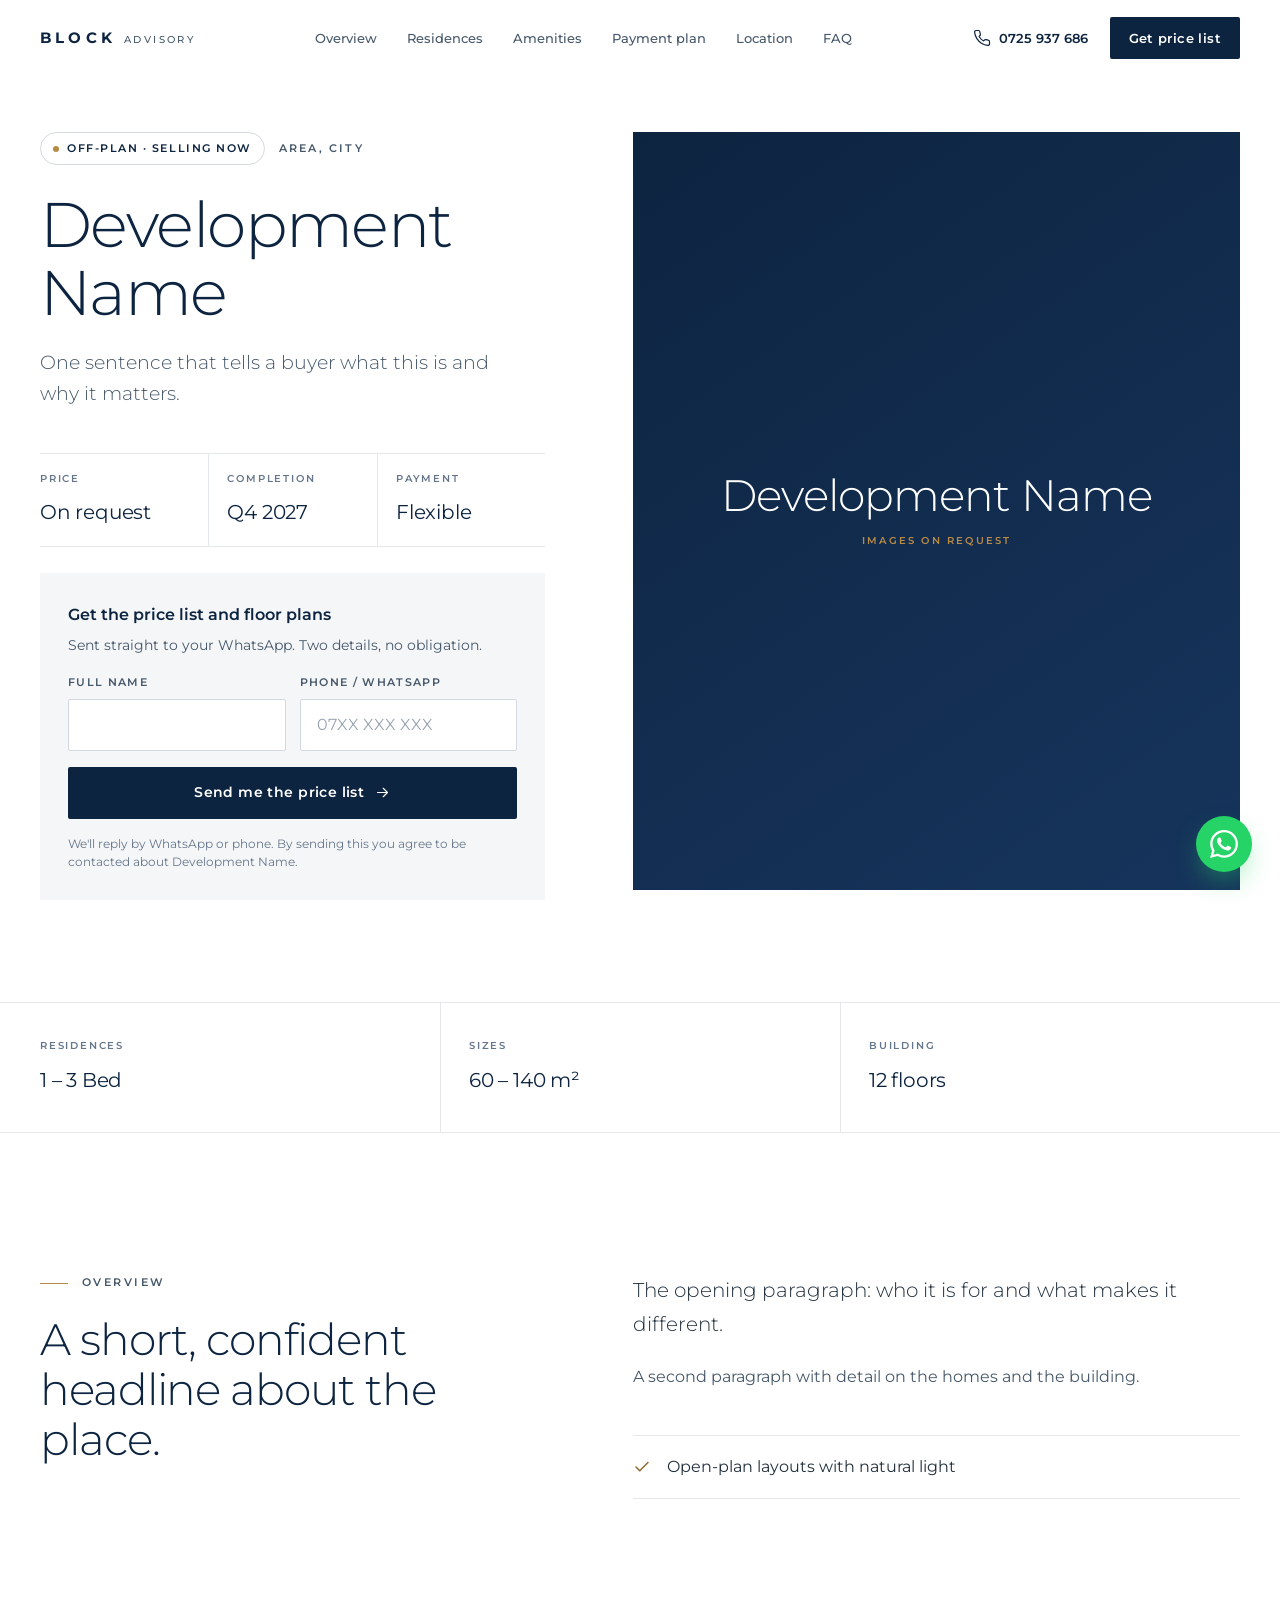
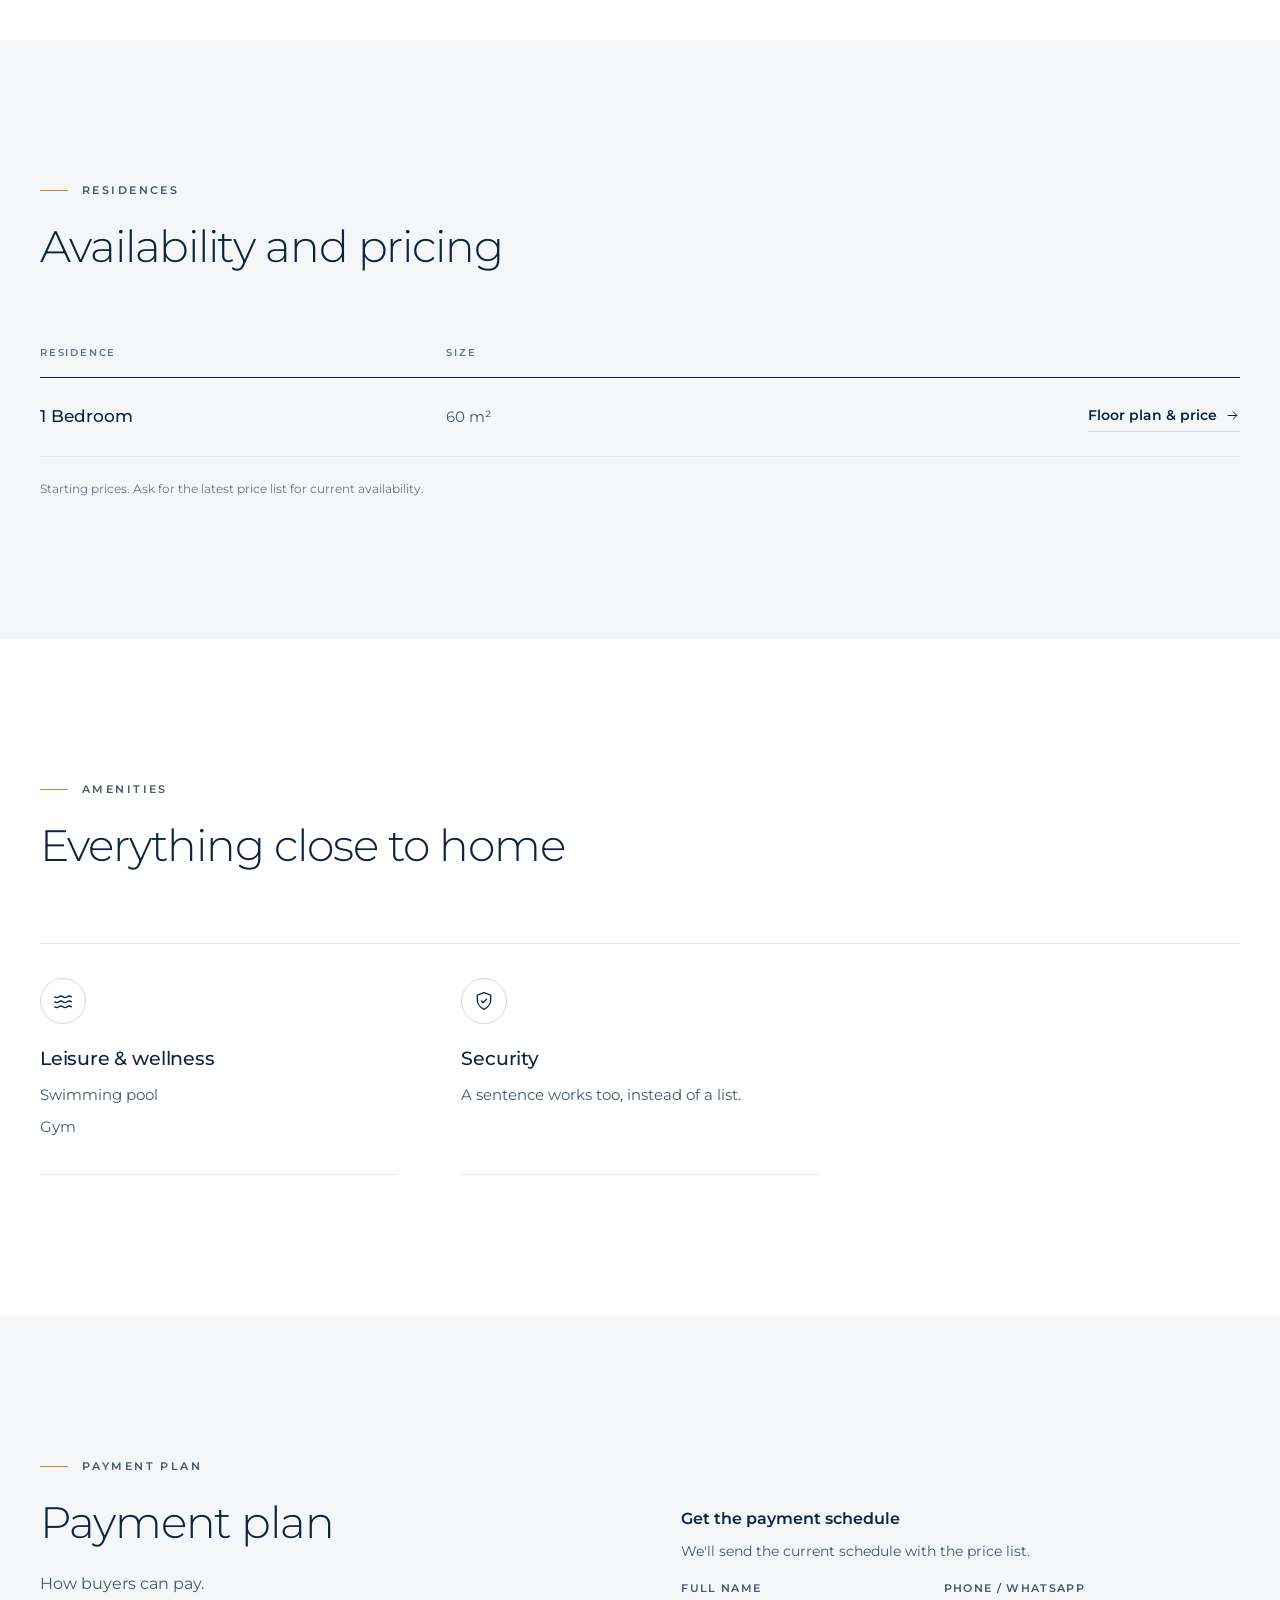
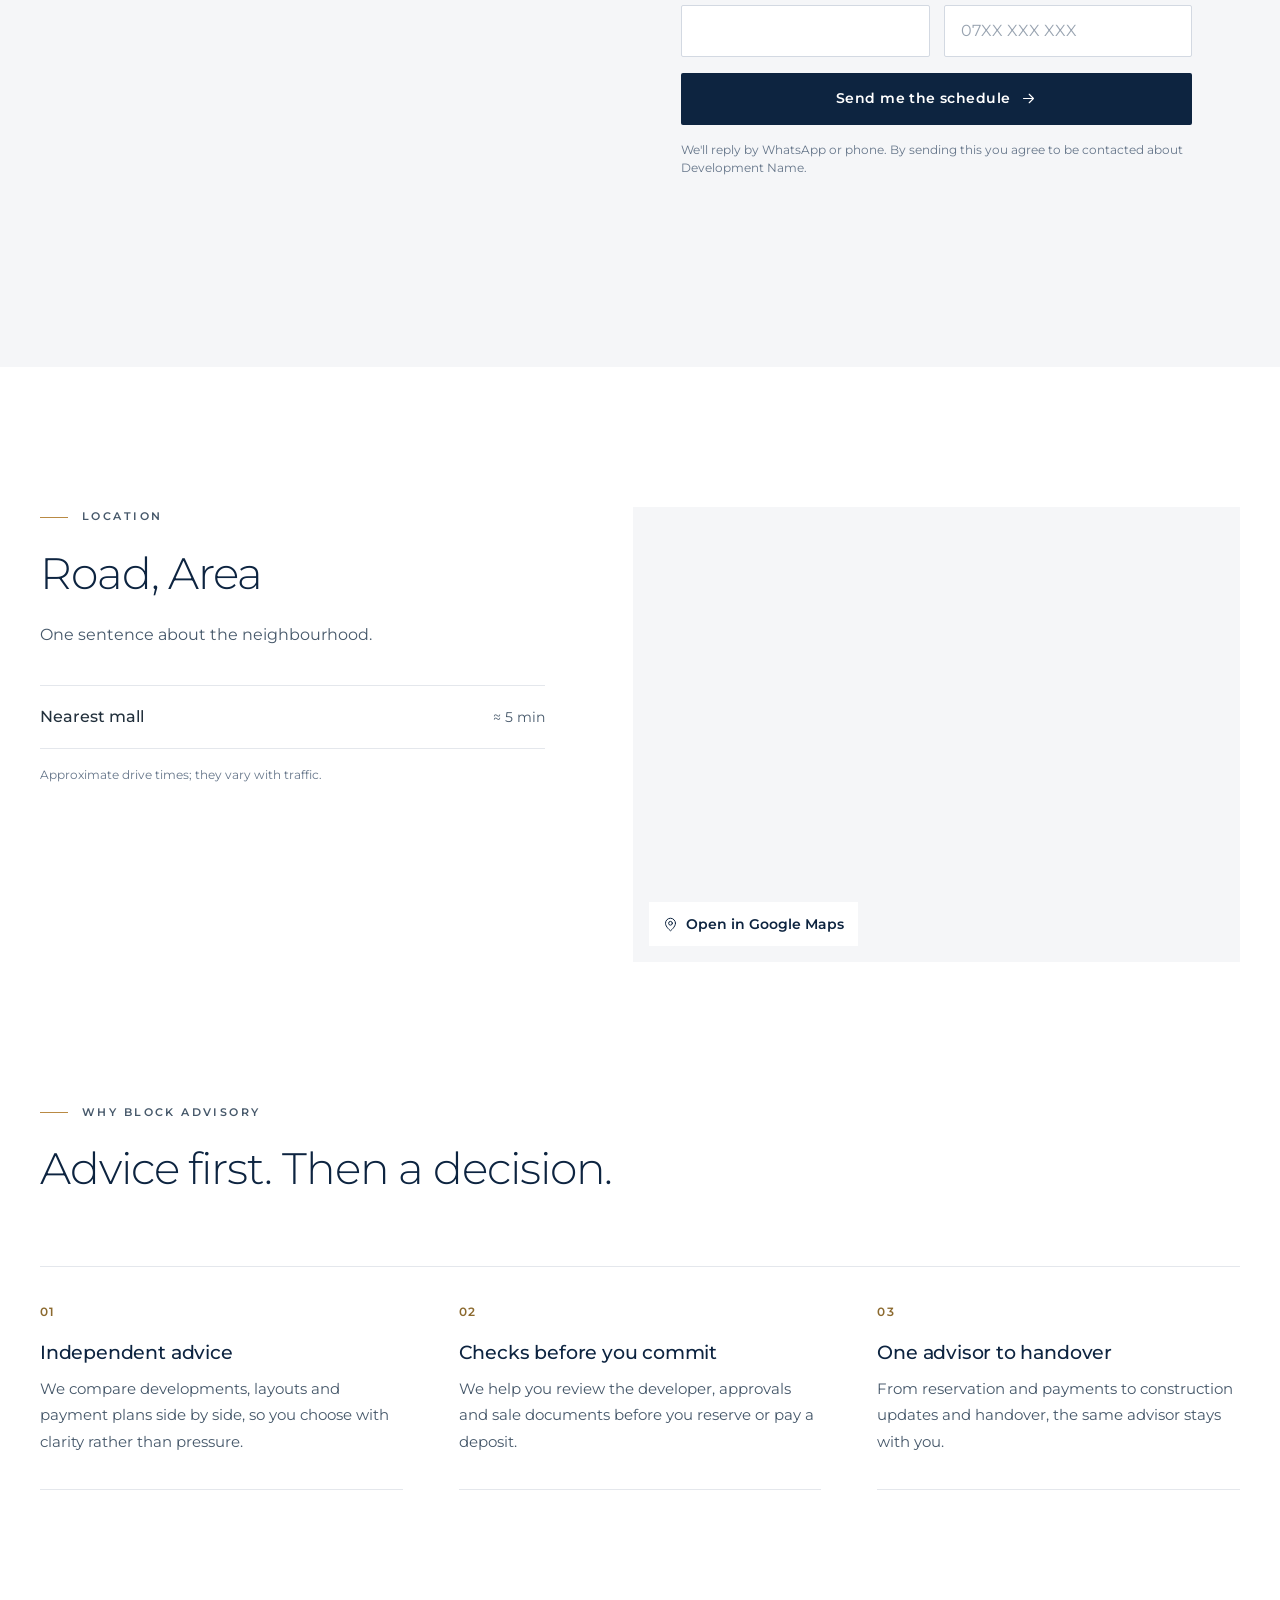
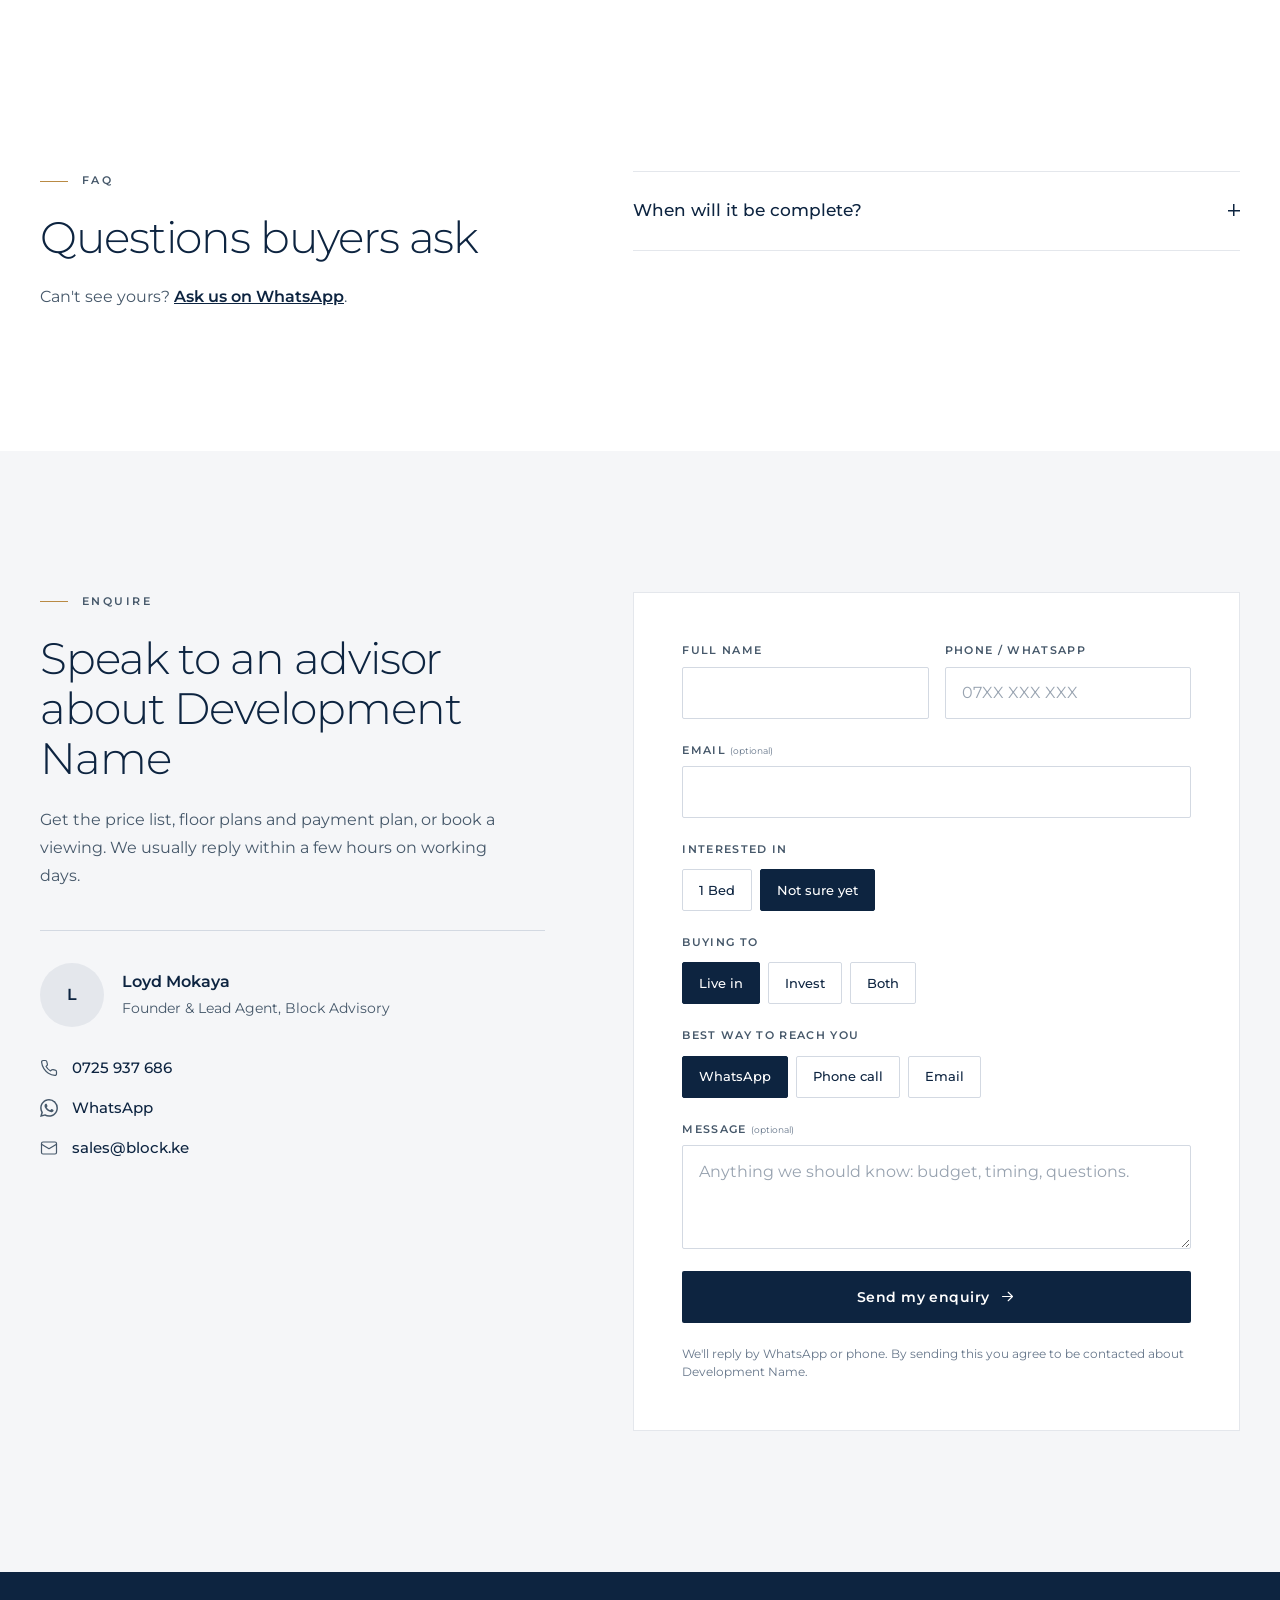
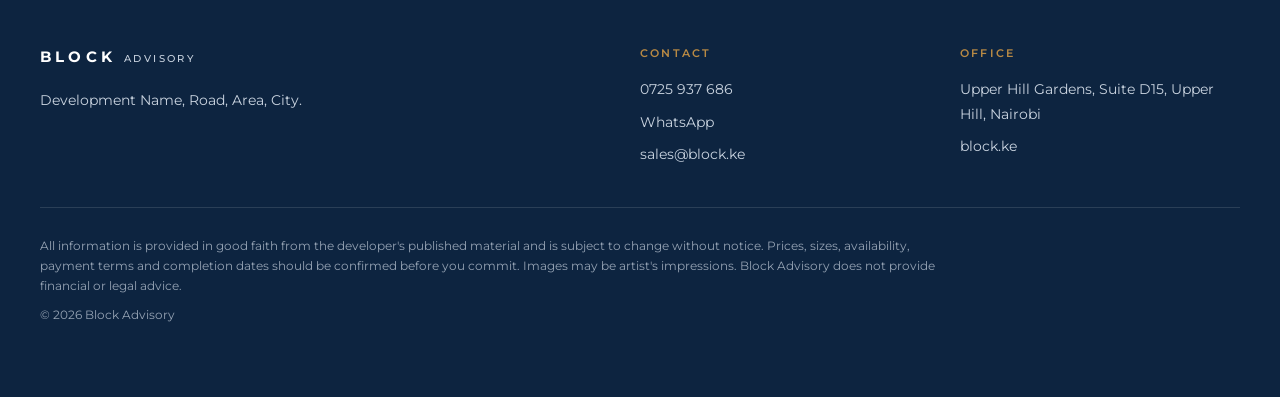
<file: block-advisory-landing/developments/_template/index.html>
<!doctype html>
<html lang="en">
<head>
<meta charset="utf-8">
<meta name="viewport" content="width=device-width, initial-scale=1, viewport-fit=cover">
<!-- 1. Page title and description (what Google and WhatsApp previews show) -->
<title>Development Name, Area | Apartments from KES 0M | Block Advisory</title>
<meta name="description" content="One or two sentences: what it is, where, price from, and the standout feature.">
<meta name="theme-color" content="#0D2440">
<meta property="og:type" content="website">
<meta property="og:title" content="Development Name, Area">
<meta property="og:description" content="Short description for link previews.">
<meta property="og:image" content="https://block.ke/wp-content/uploads/.../hero.jpg">
<link rel="icon" href="https://block.ke/wp-content/uploads/2026/08/block-advisory-favicon-1.png">
<link rel="preconnect" href="https://fonts.googleapis.com">
<link rel="preconnect" href="https://fonts.gstatic.com" crossorigin>
<link href="https://fonts.googleapis.com/css2?family=Montserrat:wght@300;400;500;600;700&display=swap" rel="stylesheet">
<link rel="stylesheet" href="../../assets/landing.css">
<script>document.documentElement.classList.add('js');</script>
<!-- Tracking: paste the Google Tag Manager and Meta Pixel snippets here. -->
</head>
<body>
<div id="app"><noscript><p style="padding:40px">Please enable JavaScript to view this page, or call 0725 937 686.</p></noscript></div>

<script src="../../assets/agency.js"></script>
<script>
/* =============================================================================
   2. Fill in the development below. Everything on the page comes from here.
   - Leave out (or delete) anything you don't have: that section simply won't show.
   - Text goes in 'single quotes'. If the text contains an apostrophe, write it as \'
   - Prices are plain numbers: 4600000, not "4.6M".
   ========================================================================== */
window.DEVELOPMENT = {
  slug: 'development-name',                 // short id, used in tracking and lead records
  name: 'Development Name',
  status: 'Off-plan · Selling now',          // e.g. 'Ready to move in', 'Final units', 'Now launching'
  area: 'Area, City',
  address: 'Road, Area, City',
  developer: '',                             // optional, shown in the footer
  tagline: 'One sentence that tells a buyer what this is and why it matters.',
  priceFrom: 0,                              // KES, e.g. 8500000
  completion: 'Q4 2027',                     // or 'Ready now'
  unitsCount: 0,                             // optional, total residences
  brochure: '',                              // optional PDF link: unlocked right after a visitor leaves their details

  heroImage: '',                             // main image URL (portrait-friendly works best)
  images: [                                  // gallery: 3 or more images shows the photo section
    // 'https://block.ke/wp-content/uploads/.../1.jpg',
  ],
  imageNote: "Images are artist's impressions.",
  video: null,                               // optional: { youtube: 'VIDEO_ID', caption: 'Walkthrough' }

  facts: [                                   // 3 to 6 short facts for the strip under the hero
    { label: 'Residences', value: '1 – 3 Bed' },
    { label: 'Sizes', value: '60 – 140 m²' },
    { label: 'Building', value: '12 floors' }
  ],

  overview: {
    heading: 'A short, confident headline about the place.',
    lead: 'The opening paragraph: who it is for and what makes it different.',
    body: [
      'A second paragraph with detail on the homes and the building.'
    ],
    highlights: [                            // 3 to 6 short bullet points
      'Open-plan layouts with natural light'
    ]
  },

  unitsHeading: 'Availability and pricing',
  units: [                                   // one row per layout; group is used for the filter buttons
    { group: '1 Bed', type: '1 Bedroom', size: '60 m²', price: 0, url: '', plan: '' }
    // plan: optional floor-plan link, opened right after the visitor leaves their details
    // note: optional small line under the type, e.g. 'Two en-suite bedrooms'
  ],
  unitsNote: 'Starting prices. Ask for the latest price list for current availability.',

  amenitiesHeading: 'Everything close to home',
  amenitiesIntro: '',
  amenities: [                               // icons: waves, users, book, shield, leaf, lotus, dumbbell, film, laptop, ball, sun, car, building, key, calendar, sofa, star
    { icon: 'waves', title: 'Leisure & wellness', items: ['Swimming pool', 'Gym'] },
    { icon: 'shield', title: 'Security', text: 'A sentence works too, instead of a list.' }
  ],

  paymentPlan: {
    short: 'Flexible',                       // shown in the hero, e.g. '24 months'
    heading: 'Payment plan',
    text: 'How buyers can pay.',
    months: null,                            // a number (e.g. 24) shows the instalment calculator
    until: '',                               // or count months from today to completion, e.g. '2029-12'
    reservation: 0,                          // optional, e.g. 200000
    depositPct: 10,
    steps: [                                 // optional
      // { title: 'Reserve', text: 'Hold your unit with a reservation fee.' }
    ]
  },

  location: {
    heading: 'Road, Area',
    intro: 'One sentence about the neighbourhood.',
    lat: null, lng: null,                    // or use query: 'Road, Area, City'
    query: 'Road, Area, City',
    places: [
      { name: 'Nearest mall', time: '≈ 5 min' }
    ],
    note: 'Approximate drive times; they vary with traffic.'
  },

  faqs: [
    { q: 'When will it be complete?', a: 'Completion is scheduled for ...' }
  ],

  similarHeading: 'Similar developments',
  similar: [                                 // optional cards linking to other listings
    // { name: 'Other Development', price: 'From KES 8M', meta: '2 Bed · Road', image: 'https://...', url: 'https://block.ke/property/...' }
  ]
};
</script>
<script src="../../assets/landing.js"></script>
</body>
</html>
</file>
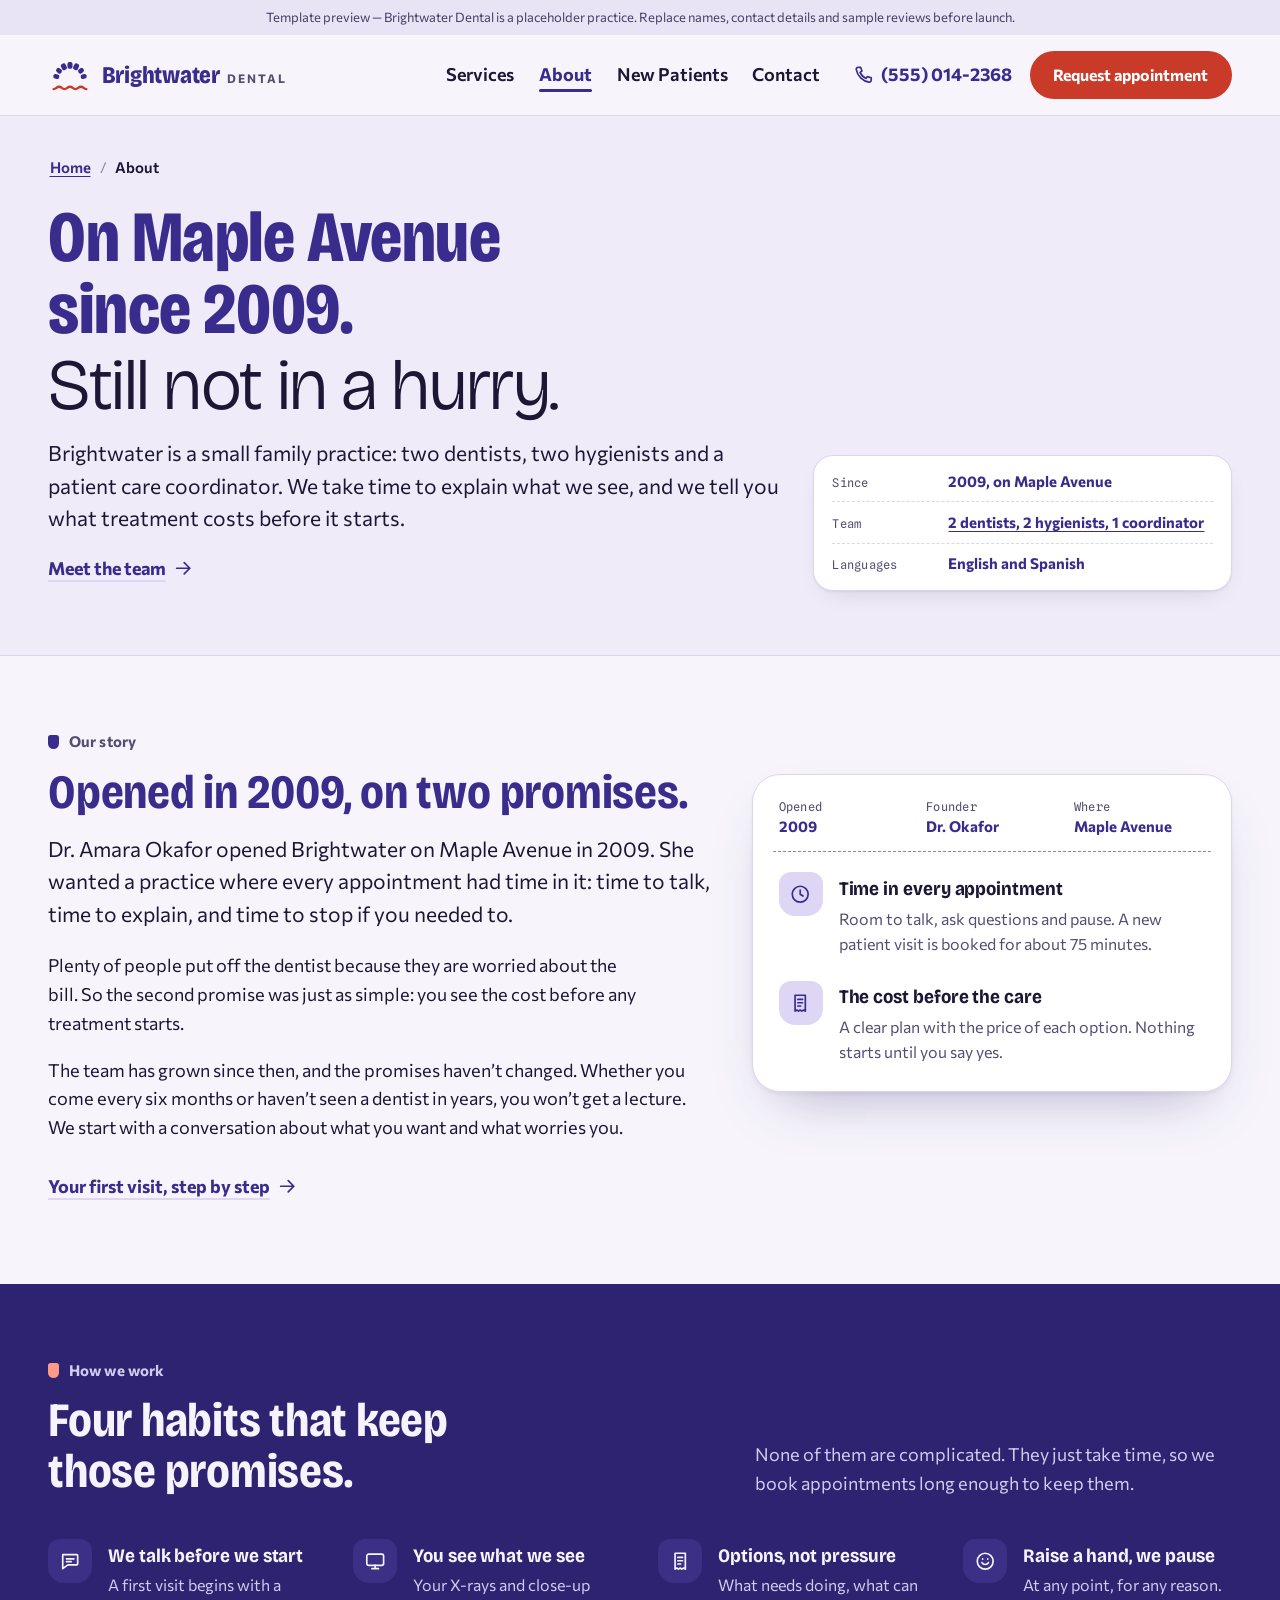
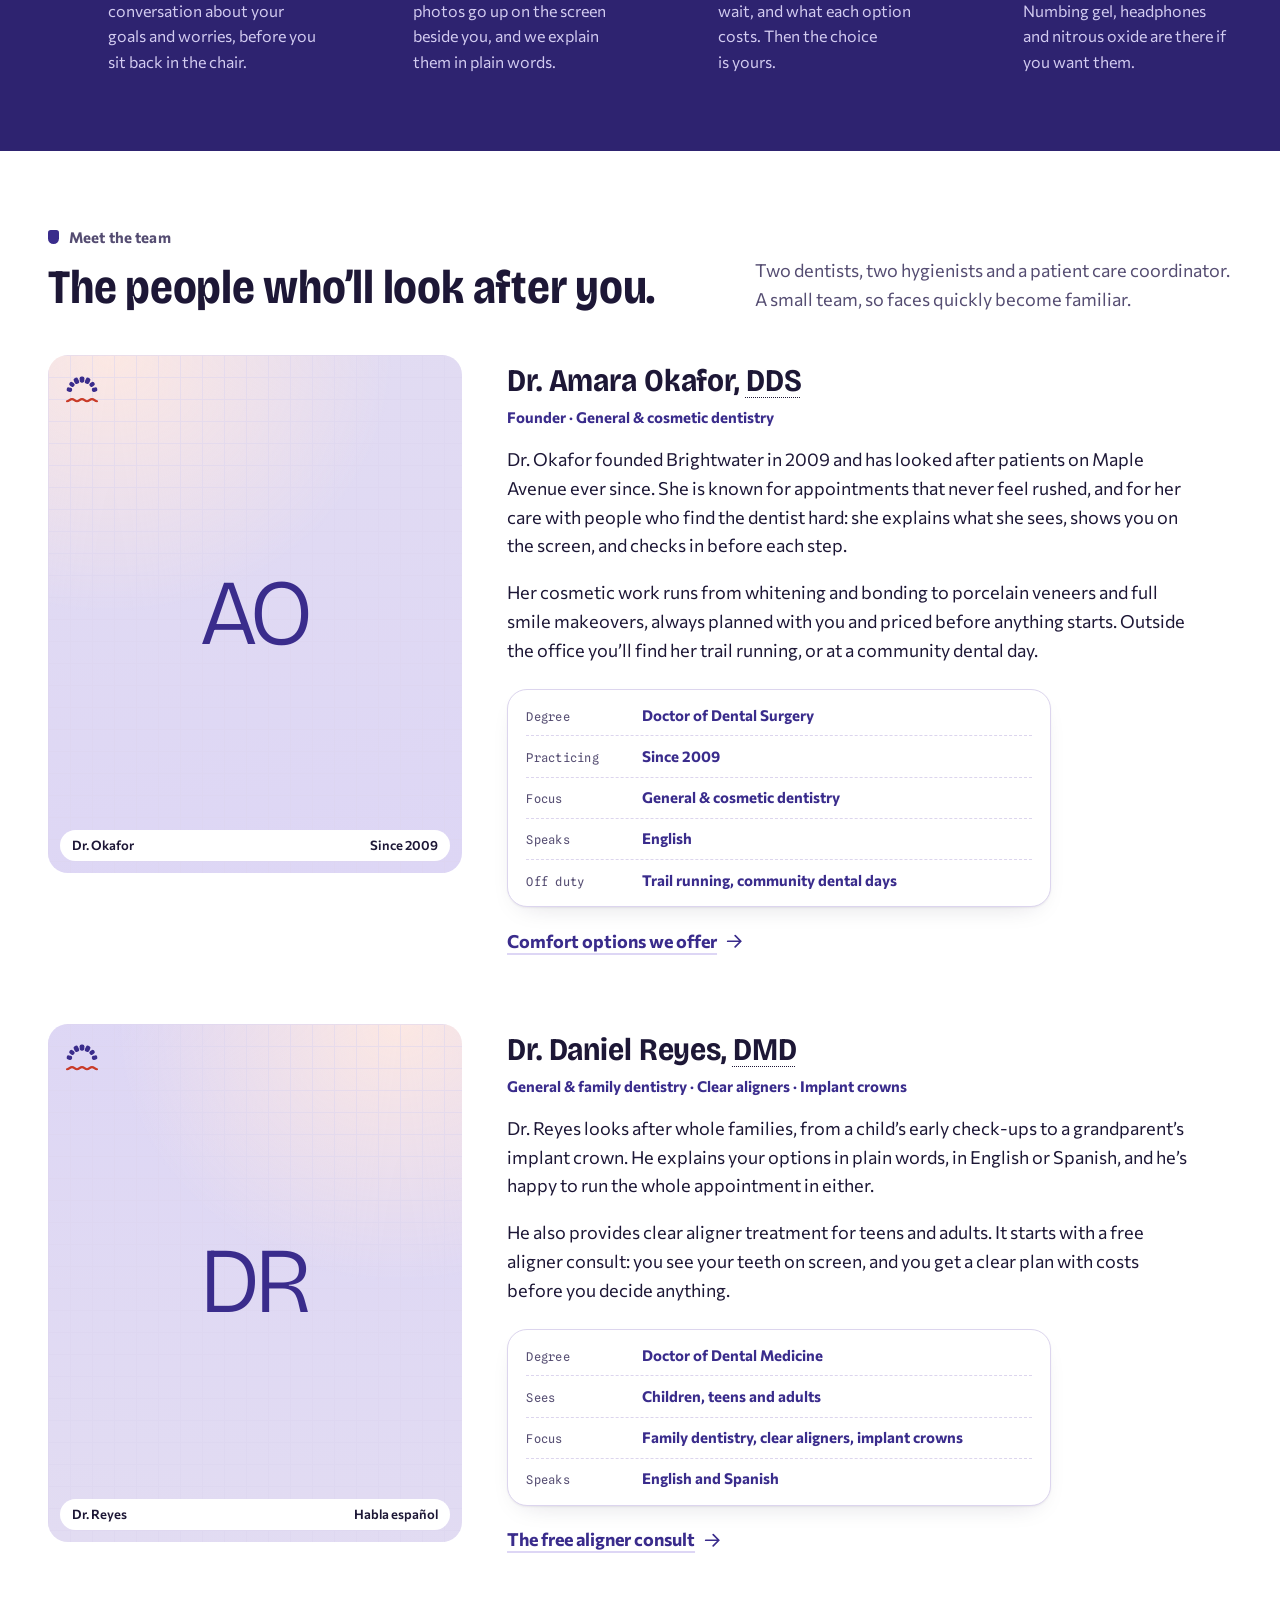
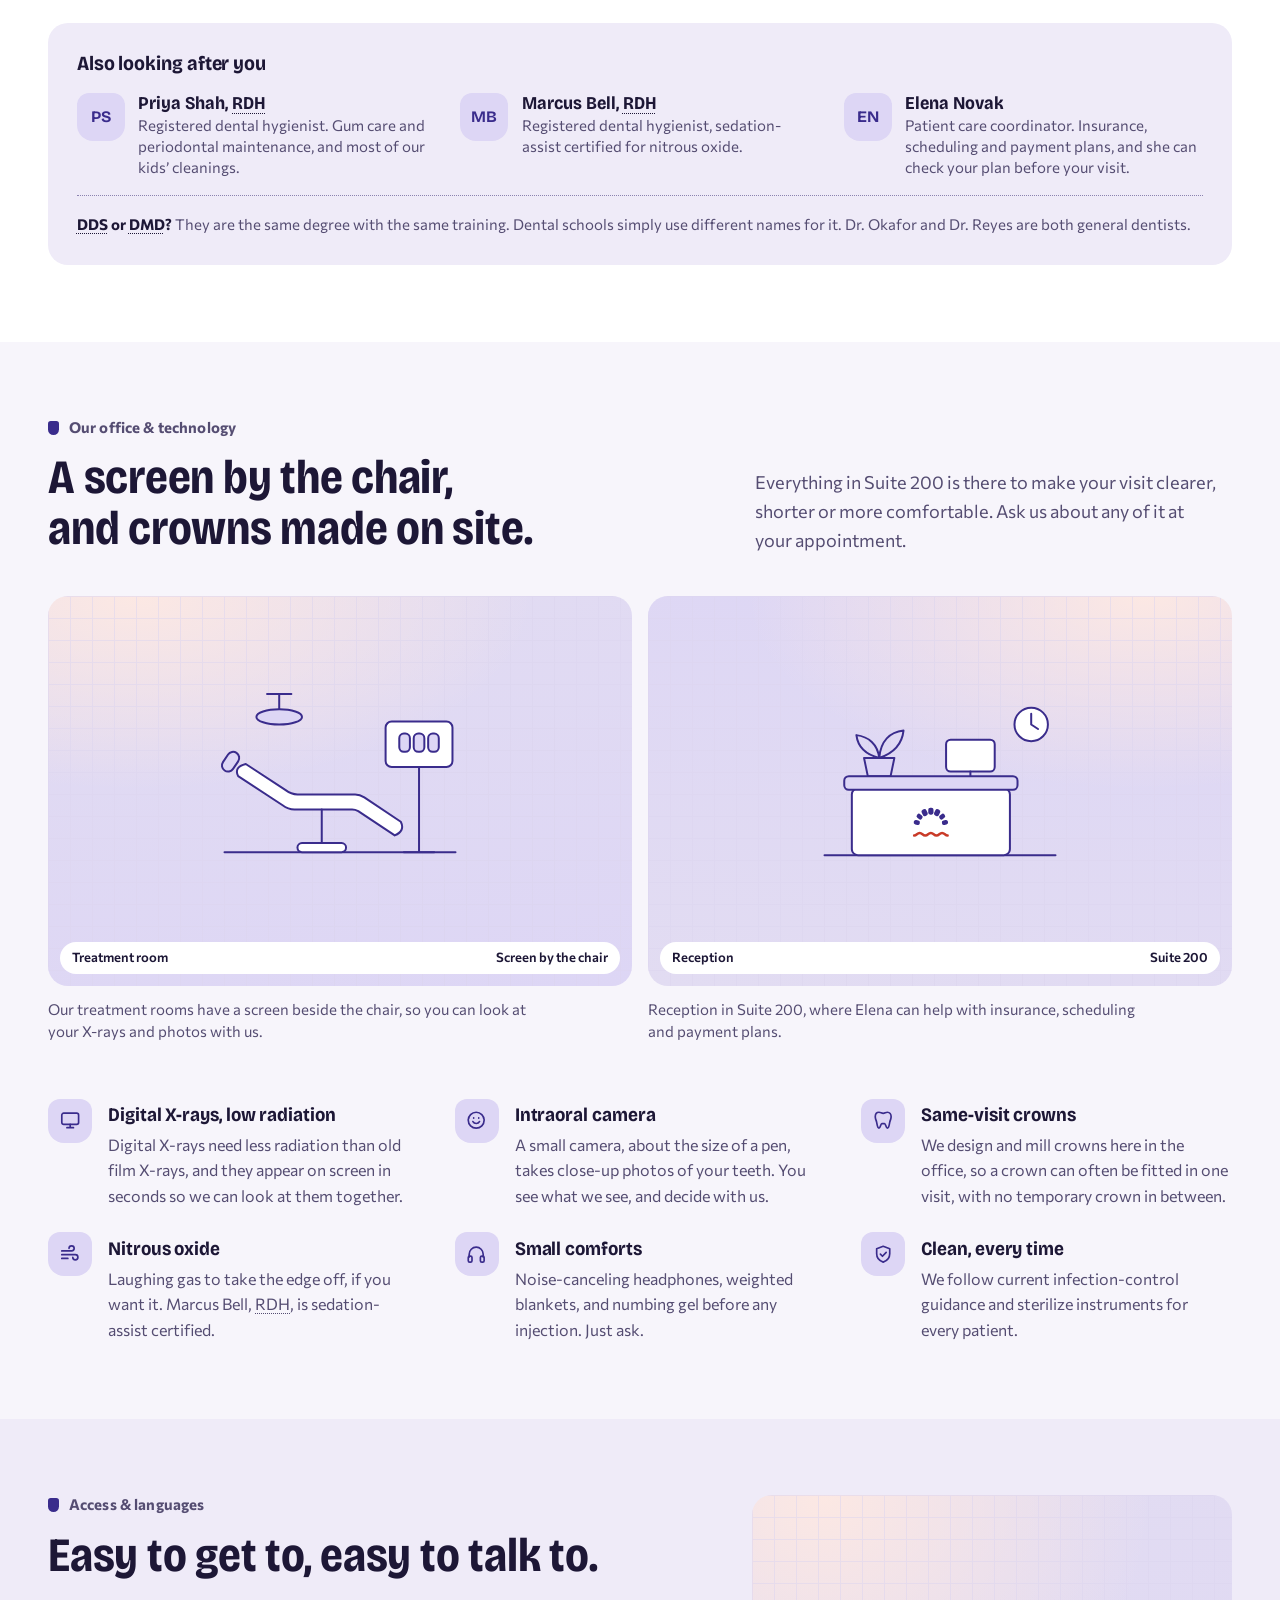
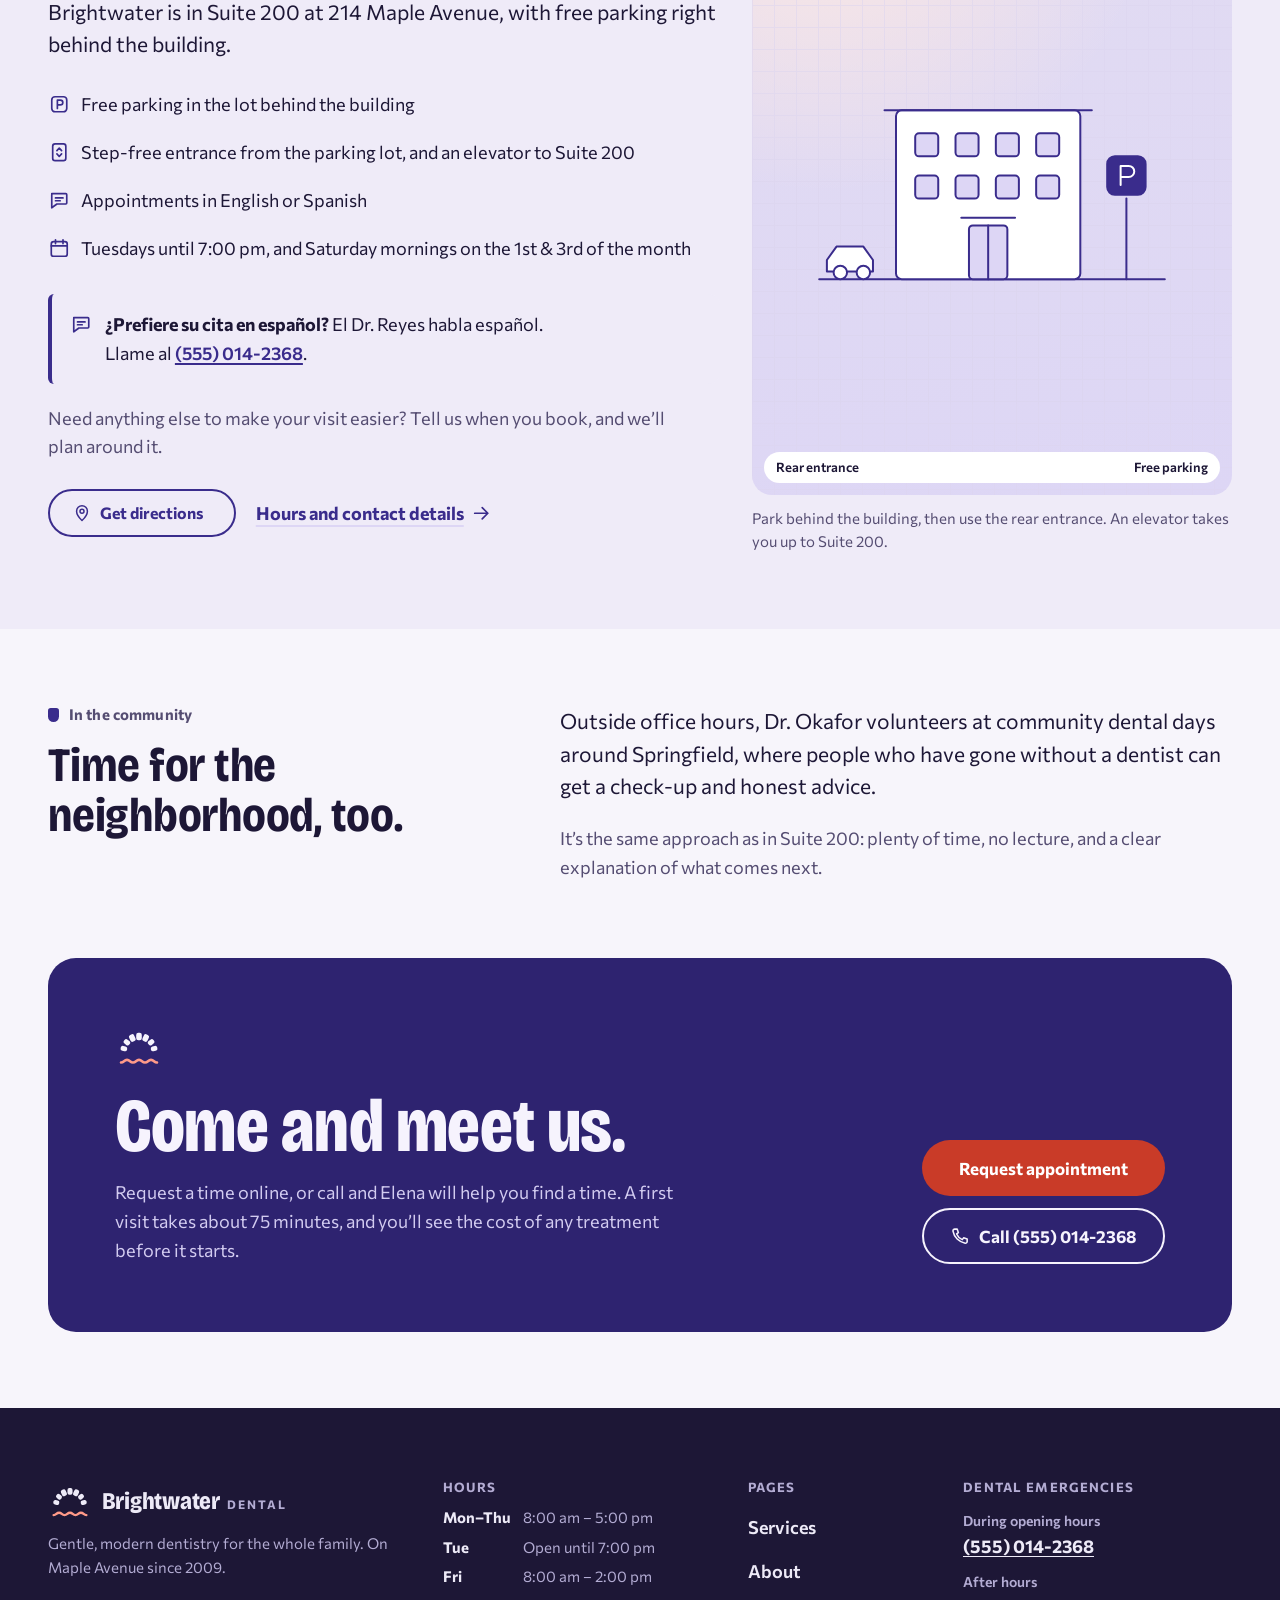
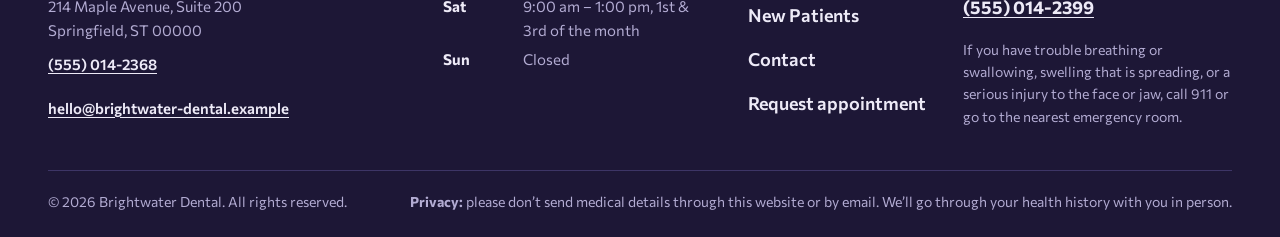
<file: dentist-website/about.html>
<!doctype html>
<html lang="en">
<head>
  <meta charset="utf-8">
  <meta name="viewport" content="width=device-width, initial-scale=1, viewport-fit=cover">
  <meta name="claude:viewport-fit-sides" content="cover">
  <title>About us: our story, dentists and office | Brightwater Dental</title>
  <meta name="description" content="Meet Dr. Okafor, Dr. Reyes and the Brightwater Dental team in Springfield. Unhurried appointments since 2009, costs explained before treatment, Spanish spoken.">
  <link rel="canonical" href="https://www.brightwater-dental.example/about.html">
  <meta name="theme-color" content="#F7F5FB" media="(prefers-color-scheme: light)">
  <meta name="theme-color" content="#110E20" media="(prefers-color-scheme: dark)">

  <!-- Open Graph / Twitter (og-image.png is 1200x630, rendered from assets/img/og-image.svg) -->
  <meta property="og:type" content="website">
  <meta property="og:site_name" content="Brightwater Dental">
  <meta property="og:locale" content="en_US">
  <meta property="og:title" content="About us: our story, dentists and office | Brightwater Dental">
  <meta property="og:description" content="Meet Dr. Okafor, Dr. Reyes and the Brightwater Dental team in Springfield. Unhurried appointments since 2009, costs explained before treatment, Spanish spoken.">
  <meta property="og:url" content="https://www.brightwater-dental.example/about.html">
  <meta property="og:image" content="https://www.brightwater-dental.example/assets/img/og-image.png">
  <meta property="og:image:width" content="1200">
  <meta property="og:image:height" content="630">
  <meta property="og:image:alt" content="Brightwater Dental: a numbered dental chart beside the words Every tooth charted. Every cost explained. No rush.">
  <meta name="twitter:card" content="summary_large_image">
  <meta name="twitter:title" content="About us: our story, dentists and office | Brightwater Dental">
  <meta name="twitter:description" content="Meet Dr. Okafor, Dr. Reyes and the Brightwater Dental team in Springfield. Unhurried appointments since 2009, costs explained before treatment, Spanish spoken.">
  <meta name="twitter:image" content="https://www.brightwater-dental.example/assets/img/og-image.png">
  <meta name="twitter:image:alt" content="Brightwater Dental: a numbered dental chart beside the words Every tooth charted. Every cost explained. No rush.">

  <link rel="icon" href="assets/img/favicon.svg" type="image/svg+xml">
  <link rel="icon" href="assets/img/icon-192.png" type="image/png" sizes="192x192">
  <link rel="apple-touch-icon" href="assets/img/apple-touch-icon.png">
  <link rel="manifest" href="site.webmanifest">

  <link rel="preconnect" href="https://fonts.googleapis.com">
  <link rel="preconnect" href="https://fonts.gstatic.com" crossorigin>
  <link rel="stylesheet" href="https://fonts.googleapis.com/css2?family=Bricolage+Grotesque:opsz,wdth,wght@12..96,75..100,300..800&amp;family=Commissioner:wght@400;600;700&amp;family=Spline+Sans+Mono:wght@400;600&amp;display=swap">
  <link rel="stylesheet" href="assets/css/styles.css">
  <script>document.documentElement.classList.add('js');</script>
  <!-- JSON-LD: breadcrumb trail for this page. Names match the visible breadcrumbs (Home / About). -->
  <script type="application/ld+json">
  {
    "@context": "https://schema.org",
    "@type": "BreadcrumbList",
    "itemListElement": [
      { "@type": "ListItem", "position": 1, "name": "Home", "item": "https://www.brightwater-dental.example/" },
      { "@type": "ListItem", "position": 2, "name": "About", "item": "https://www.brightwater-dental.example/about.html" }
    ]
  }
  </script>
</head>
<body>
  <aside aria-label="Template notice"><div class="template-notice" data-template-notice>Template preview — Brightwater Dental is a placeholder practice. Replace names, contact details and sample reviews before launch.</div></aside>
  <a class="skip-link" href="#main">Skip to main content</a>

  <!-- Icon sprite: inline so icons follow the theme (currentColor) and work from file://. Source copy: assets/img/icons.svg.
       Pages that show mini-charts (index, services, 404) also carry the mini-chart symbol sprite right after this one. -->
  <svg class="sprite" aria-hidden="true" focusable="false" xmlns="http://www.w3.org/2000/svg">
    <symbol id="bm" viewBox="0 0 48 44"><g class="bm-teeth"><rect x="-2.5" y="-3.3" width="5" height="6.6" rx="2.2" transform="translate(8.9 23.6) rotate(282.9)"/><rect x="-2.5" y="-3.3" width="5" height="6.6" rx="2.2" transform="translate(11.9 17.3) rotate(308.6)"/><rect x="-2.8" y="-3.7" width="5.6" height="7.4" rx="2.2" transform="translate(17.3 13) rotate(334.3)"/><rect x="-2.8" y="-3.7" width="5.6" height="7.4" rx="2.2" transform="translate(24 11.5)"/><rect x="-2.8" y="-3.7" width="5.6" height="7.4" rx="2.2" transform="translate(30.7 13) rotate(25.7)"/><rect x="-2.5" y="-3.3" width="5" height="6.6" rx="2.2" transform="translate(36.1 17.3) rotate(51.4)"/><rect x="-2.5" y="-3.3" width="5" height="6.6" rx="2.2" transform="translate(39.1 23.6) rotate(77.1)"/></g><path class="bm-wave" d="M6 37.5c3 0 3-2.6 6-2.6s3 2.6 6 2.6 3-2.6 6-2.6 3 2.6 6 2.6 3-2.6 6-2.6 3 2.6 6 2.6"/></symbol>
    <symbol id="i-phone" viewBox="0 0 24 24"><path d="M6.6 3.5h2.6l1.4 4-2 1.5a12 12 0 0 0 6.4 6.4l1.5-2 4 1.4v2.6a2 2 0 0 1-2.2 2A17 17 0 0 1 4.5 5.7a2 2 0 0 1 2.1-2.2z"/></symbol>
    <symbol id="i-arrow" viewBox="0 0 24 24"><path d="M5 12h14M13 6l6 6-6 6"/></symbol>
    <symbol id="i-check" viewBox="0 0 24 24"><path d="M5 12.5 9.5 17 19 7.5"/></symbol>
    <symbol id="i-tooth" viewBox="0 0 24 24"><path d="M7.5 3.5C5 3.5 3.5 5.6 3.5 8.2c0 2.3.9 3.6 1.4 5.6.6 2.6.8 6.7 2.6 6.7 1.7 0 1.6-4.8 3.1-4.8h2.8c1.5 0 1.4 4.8 3.1 4.8 1.8 0 2-4.1 2.6-6.7.5-2 1.4-3.3 1.4-5.6 0-2.6-1.5-4.7-4-4.7-1.9 0-2.6 1.1-4.5 1.1S9.4 3.5 7.5 3.5z"/></symbol>
    <symbol id="i-moon" viewBox="0 0 24 24"><path d="M19.5 14.6A7.5 7.5 0 0 1 9.4 4.5a7.5 7.5 0 1 0 10.1 10.1z"/></symbol>
    <symbol id="i-receipt" viewBox="0 0 24 24"><path d="M6.5 3.5h11v17l-1.85-1.2-1.85 1.2-1.8-1.2-1.85 1.2-1.8-1.2-1.85 1.2z"/><path d="M9.5 8h5M9.5 11.5h5M9.5 15h3"/></symbol>
    <symbol id="i-shield" viewBox="0 0 24 24"><path d="M12 3.5 19 6.2v5.3c0 4.3-2.9 7.6-7 9-4.1-1.4-7-4.7-7-9V6.2z"/><path d="m9 12 2.2 2.2 4-4.2"/></symbol>
    <symbol id="i-chat" viewBox="0 0 24 24"><path d="M4 5h15a1 1 0 0 1 1 1v9a1 1 0 0 1-1 1H9.5L4 20V6a1 1 0 0 1 1-1z"/><path d="M8 9.5h8M8 12.5h5"/></symbol>
    <symbol id="i-parking" viewBox="0 0 24 24"><rect x="4" y="4" width="16" height="16" rx="3.5"/><path d="M10 16.5v-9h3.2a2.6 2.6 0 0 1 0 5.2H10"/></symbol>
    <symbol id="i-lift" viewBox="0 0 24 24"><rect x="5" y="3" width="14" height="18" rx="2.5"/><path d="M9.5 10.2 12 7.5l2.5 2.7M9.5 13.8 12 16.5l2.5-2.7"/></symbol>
    <symbol id="i-pin" viewBox="0 0 24 24"><path d="M12 21s-6.5-6.2-6.5-11.2a6.5 6.5 0 0 1 13 0C18.5 14.8 12 21 12 21z"/><circle cx="12" cy="9.8" r="2.4"/></symbol>
    <symbol id="i-clock" viewBox="0 0 24 24"><circle cx="12" cy="12" r="8.5"/><path d="M12 7.5V12l3 2"/></symbol>
    <symbol id="i-calendar" viewBox="0 0 24 24"><rect x="3.5" y="5" width="17" height="15.5" rx="2.5"/><path d="M3.5 9.5h17M8 3v4M16 3v4"/></symbol>
    <symbol id="i-mail" viewBox="0 0 24 24"><rect x="3.5" y="5.5" width="17" height="13" rx="2"/><path d="m4.5 7 7.5 6 7.5-6"/></symbol>
    <symbol id="i-info" viewBox="0 0 24 24"><circle cx="12" cy="12" r="8.5"/><path d="M12 11v5M12 7.8v.1"/></symbol>
    <symbol id="i-alert" viewBox="0 0 24 24"><path d="M12 4.2 21 19.5H3z"/><path d="M12 10v4.2M12 17v.2"/></symbol>
    <symbol id="i-smile" viewBox="0 0 24 24"><circle cx="12" cy="12" r="8.5"/><path d="M8.5 13.5a4 4 0 0 0 7 0M9.3 9.6v.1M14.7 9.6v.1"/></symbol>
    <symbol id="i-screen" viewBox="0 0 24 24"><rect x="3" y="4.5" width="18" height="12" rx="2"/><path d="M8.5 20h7M12 16.5V20"/></symbol>
    <symbol id="i-headphones" viewBox="0 0 24 24"><path d="M4.5 15v-3a7.5 7.5 0 0 1 15 0v3"/><rect x="3.5" y="14" width="4" height="6.5" rx="1.6"/><rect x="16.5" y="14" width="4" height="6.5" rx="1.6"/></symbol>
    <symbol id="i-blanket" viewBox="0 0 24 24"><path d="M3 8.5c3 0 3-2 6-2s3 2 6 2 3-2 6-2M3 12.5c3 0 3-2 6-2s3 2 6 2 3-2 6-2M3 16.5c3 0 3-2 6-2s3 2 6 2 3-2 6-2"/></symbol>
    <symbol id="i-air" viewBox="0 0 24 24"><path d="M3 8.5h10.5a2.75 2.75 0 1 0-2.75-2.75M3 12.5h14.5a2.75 2.75 0 1 1-2.75 2.75M3 16.5h6.5"/></symbol>
    <symbol id="i-drop" viewBox="0 0 24 24"><path d="M12 3.5s6 6.4 6 10.5a6 6 0 0 1-12 0c0-4.1 6-10.5 6-10.5z"/><path d="M9.2 14.6a2.9 2.9 0 0 0 2.4 2.6"/></symbol>
  </svg>

  <!-- HEADER. Current page: add aria-current="page" to the ONE matching link in .nav-links
       (services.html, about.html, new-patients.html or contact.html). On index.html put it on the .brand link instead.
       404.html gets no aria-current. Do not add it anywhere else. -->
  <header class="site-header">
    <div class="wrap header-inner">
      <a class="brand" href="index.html">
        <svg class="brand-mark" viewBox="0 0 48 44" aria-hidden="true" focusable="false"><use href="#bm"/></svg>
        <span class="brand-text"><span class="brand-name">Brightwater</span> <span class="brand-sub">Dental</span></span>
      </a>
      <a class="header-call" href="tel:+15550142368">
        <svg class="icon" aria-hidden="true" focusable="false"><use href="#i-phone"/></svg>
        <span class="hc-label">Call</span><span class="sr-only"> the office, (555) 014-2368</span>
      </a>
      <button class="nav-toggle" type="button" aria-expanded="false" aria-controls="site-nav" data-nav-toggle>
        <span class="nav-toggle-bars" aria-hidden="true"></span>
        <span class="nav-toggle-label">Menu</span>
      </button>

      <nav class="site-nav" id="site-nav" aria-label="Main">
        <ul class="nav-links" role="list">
          <li><a href="services.html">Services</a></li>
          <li><a href="about.html" aria-current="page">About</a></li>
          <li><a href="new-patients.html">New Patients</a></li>
          <li><a href="contact.html">Contact</a></li>
        </ul>
        <div class="nav-actions">
          <a class="nav-phone" href="tel:+15550142368">
            <svg class="icon" aria-hidden="true" focusable="false"><use href="#i-phone"/></svg>
            <span class="np-label">During opening hours</span>
            <span>(555) 014-2368</span>
          </a>
          <a class="nav-after" href="tel:+15550142399">
            <svg class="icon" aria-hidden="true" focusable="false"><use href="#i-phone"/></svg>
            <span class="np-label">After hours, for emergencies</span>
            <span>(555) 014-2399</span>
          </a>
          <a class="btn btn-primary" href="contact.html#request">Request appointment</a>
        </div>
      </nav>
    </div>
  </header>

  <main id="main">

    <!-- PAGE HEAD: breadcrumbs, the page's one h1, and a chart-form card of key facts about the practice -->
    <header class="page-head">
      <div class="wrap page-head-grid">
        <div>
          <nav class="breadcrumbs" aria-label="Breadcrumb">
            <ol>
              <li><a href="index.html">Home</a></li>
              <li><span aria-current="page">About</span></li>
            </ol>
          </nav>
          <h1><span class="ht-line">On Maple Avenue since 2009.</span> <span class="ht-line ht-soft">Still not in a hurry.</span></h1>
          <p class="lede">Brightwater is a small family practice: two dentists, two hygienists and a patient care coordinator. We take time to explain what we see, and we tell you what treatment costs before it starts.</p>
          <a class="link-arrow page-head-link" href="#team">Meet the team <svg class="icon" aria-hidden="true" focusable="false"><use href="#i-arrow"/></svg></a>
        </div>
        <dl class="chart-form chart-form--card">
          <div><dt>Since</dt><dd>2009, on Maple Avenue</dd></div>
          <div><dt>Team</dt><dd><a href="#team">2&nbsp;dentists, 2&nbsp;hygienists, 1&nbsp;coordinator</a></dd></div>
          <div><dt>Languages</dt><dd>English and Spanish</dd></div>
        </dl>
      </div>
    </header>

    <!-- OUR STORY: why the practice exists, with the two founding promises on a chart card -->
    <section class="section" id="story" aria-labelledby="story-title">
      <div class="wrap split">
        <div class="story-copy">
          <p class="eyebrow">Our story</p>
          <h2 class="h2-pen" id="story-title">Opened in 2009, on two promises.</h2>
          <!-- OWNER: placeholder story. Replace it with the practice's real story, in your own words. -->
          <p class="lede">Dr. Amara Okafor opened Brightwater on Maple Avenue in 2009. She wanted a practice where every appointment had time in it: time to talk, time to explain, and time to stop if you needed to.</p>
          <p>Plenty of people put off the dentist because they are worried about the bill. So the second promise was just as simple: you see the cost before any treatment starts.</p>
          <p>The team has grown since then, and the promises haven’t changed. Whether you come every six months or haven’t seen a dentist in years, you won’t get a lecture. We start with a conversation about what you want and what worries you.</p>
          <a class="link-arrow" href="new-patients.html">Your first visit, step by step <svg class="icon" aria-hidden="true" focusable="false"><use href="#i-arrow"/></svg></a>
        </div>

        <div class="chart-card story-card">
          <dl class="chart-form">
            <div><dt>Opened</dt><dd>2009</dd></div>
            <div><dt>Founder</dt><dd>Dr. Okafor</dd></div>
            <div><dt>Where</dt><dd>Maple Avenue</dd></div>
          </dl>
          <ul class="features" role="list" aria-label="The two promises">
            <li class="feature">
              <span class="feature-icon" aria-hidden="true"><svg class="icon" focusable="false"><use href="#i-clock"/></svg></span>
              <h3>Time in every appointment</h3>
              <p>Room to talk, ask questions and pause. A new patient visit is booked for about 75 minutes.</p>
            </li>
            <li class="feature">
              <span class="feature-icon" aria-hidden="true"><svg class="icon" focusable="false"><use href="#i-receipt"/></svg></span>
              <h3>The cost before the care</h3>
              <p>A clear plan with the price of each option. Nothing starts until you say yes.</p>
            </li>
          </ul>
        </div>
      </div>
    </section>

    <!-- HOW WE WORK: the one deep band on this page; four concrete habits -->
    <section class="section band" id="how-we-work" aria-labelledby="how-title">
      <div class="wrap">
        <div class="section-head section-head--split">
          <div>
            <p class="eyebrow">How we work</p>
            <h2 id="how-title">Four habits that keep those promises.</h2>
          </div>
          <p class="muted">None of them are complicated. They just take time, so we book appointments long enough to keep them.</p>
        </div>
        <ul class="features features--4" role="list">
          <li class="feature">
            <span class="feature-icon" aria-hidden="true"><svg class="icon" focusable="false"><use href="#i-chat"/></svg></span>
            <h3>We talk before we start</h3>
            <p>A first visit begins with a conversation about your goals and worries, before you sit back in the chair.</p>
          </li>
          <li class="feature">
            <span class="feature-icon" aria-hidden="true"><svg class="icon" focusable="false"><use href="#i-screen"/></svg></span>
            <h3>You see what we see</h3>
            <p>Your <span class="nowrap">X-rays</span> and close-up photos go up on the screen beside you, and we explain them in plain words.</p>
          </li>
          <li class="feature">
            <span class="feature-icon" aria-hidden="true"><svg class="icon" focusable="false"><use href="#i-receipt"/></svg></span>
            <h3>Options, not pressure</h3>
            <p>What needs doing, what can wait, and what each option costs. Then the choice is yours.</p>
          </li>
          <li class="feature">
            <span class="feature-icon" aria-hidden="true"><svg class="icon" focusable="false"><use href="#i-smile"/></svg></span>
            <h3>Raise a hand, we pause</h3>
            <p>At any point, for any reason. Numbing gel, headphones and nitrous oxide are there if you want them.</p>
          </li>
        </ul>
      </div>
    </section>

    <!-- MEET THE TEAM: dentists with full bios, then hygienists and coordinator -->
    <section class="section section--surface" id="team" aria-labelledby="team-title">
      <div class="wrap">
        <div class="section-head section-head--split">
          <div>
            <p class="eyebrow">Meet the team</p>
            <h2 id="team-title">The people who’ll look after you.</h2>
          </div>
          <p class="muted">Two dentists, two hygienists and a patient care coordinator. A small team, so faces quickly become familiar.</p>
        </div>

        <div class="team-stack">
          <article class="person person--full" aria-labelledby="okafor-title">
            <!-- PHOTO: Dr. Amara Okafor, chest-up portrait in the treatment room, natural light, relaxed smile. 4:5 crop, at least 1000x1250px. Replace the div with <img class="portrait …" src="…" alt="…">, keeping the same portrait classes, with real alt text (for example "Dr. Amara Okafor"). -->
            <div class="portrait" data-photo="dr-okafor-portrait" aria-hidden="true">
              <svg class="portrait-mark" viewBox="0 0 48 44" focusable="false"><use href="#bm"/></svg>
              <span class="portrait-initials">AO</span>
              <span class="portrait-tag"><span>Dr. Okafor</span><span>Since 2009</span></span>
            </div>
            <div class="person-body">
              <h3 id="okafor-title">Dr. Amara Okafor, <abbr title="Doctor of Dental Surgery">DDS</abbr></h3>
              <p class="person-role">Founder&nbsp;· General &amp; cosmetic dentistry</p>
              <p>Dr. Okafor founded Brightwater in 2009 and has looked after patients on Maple Avenue ever since. She is known for appointments that never feel rushed, and for her care with people who find the dentist hard: she explains what she sees, shows you on the screen, and checks in before each step.</p>
              <p>Her cosmetic work runs from whitening and bonding to porcelain veneers and full smile makeovers, always planned with you and priced before anything starts. Outside the office you’ll find her trail running, or at a community dental day.</p>
              <!-- OWNER: add one sentence on where Dr. Okafor trained (dental school and year) and any continuing education you can verify. -->
              <dl class="chart-form chart-form--card person-record">
                <!-- OWNER: add the dental school and graduation year next to the degree, e.g. "Doctor of Dental Surgery, [school], [year]". -->
                <div><dt>Degree</dt><dd>Doctor of Dental Surgery</dd></div>
                <div><dt>Practicing</dt><dd>Since 2009</dd></div>
                <div><dt>Focus</dt><dd>General &amp; cosmetic dentistry</dd></div>
                <!-- OWNER: add any other languages Dr. Okafor speaks. -->
                <div><dt>Speaks</dt><dd>English</dd></div>
                <div><dt>Off duty</dt><dd>Trail running, community dental days</dd></div>
              </dl>
              <a class="link-arrow" href="services.html#comfort">Comfort options we offer <svg class="icon" aria-hidden="true" focusable="false"><use href="#i-arrow"/></svg></a>
            </div>
          </article>

          <article class="person person--full" aria-labelledby="reyes-title">
            <!-- PHOTO: Dr. Daniel Reyes, chest-up portrait, same setting and light as Dr. Okafor's. 4:5 crop, at least 1000x1250px. Replace the div with <img class="portrait …" src="…" alt="…">, keeping the same portrait classes, with real alt text (for example "Dr. Daniel Reyes"). -->
            <div class="portrait portrait--alt" data-photo="dr-reyes-portrait" aria-hidden="true">
              <svg class="portrait-mark" viewBox="0 0 48 44" focusable="false"><use href="#bm"/></svg>
              <span class="portrait-initials">DR</span>
              <span class="portrait-tag"><span>Dr. Reyes</span><span lang="es">Habla español</span></span>
            </div>
            <div class="person-body">
              <h3 id="reyes-title">Dr. Daniel Reyes, <abbr title="Doctor of Dental Medicine">DMD</abbr></h3>
              <p class="person-role">General &amp; family dentistry&nbsp;· Clear aligners&nbsp;· Implant crowns</p>
              <p>Dr. Reyes looks after whole families, from a child’s early <span class="nowrap">check-ups</span> to a grandparent’s implant crown. He explains your options in plain words, in English or Spanish, and he’s happy to run the whole appointment in either.</p>
              <p>He also provides clear aligner treatment for teens and adults. It starts with a free aligner consult: you see your teeth on screen, and you get a clear plan with costs before you decide anything.</p>
              <!-- OWNER: add one sentence on where Dr. Reyes trained (dental school and year) and any continuing education you can verify. -->
              <dl class="chart-form chart-form--card person-record">
                <!-- OWNER: add the dental school and graduation year next to the degree, e.g. "Doctor of Dental Medicine, [school], [year]". -->
                <div><dt>Degree</dt><dd>Doctor of Dental Medicine</dd></div>
                <div><dt>Sees</dt><dd>Children, teens and adults</dd></div>
                <div><dt>Focus</dt><dd>Family dentistry, clear aligners, implant crowns</dd></div>
                <div><dt>Speaks</dt><dd>English and Spanish</dd></div>
              </dl>
              <a class="link-arrow" href="services.html#aligners">The free aligner consult <svg class="icon" aria-hidden="true" focusable="false"><use href="#i-arrow"/></svg></a>
            </div>
          </article>

          <div class="team-aside team-aside--wide">
            <h3>Also looking after you</h3>
            <ul class="people-sm" role="list">
              <li><span class="initials" aria-hidden="true">PS</span><span><strong>Priya Shah, <abbr title="Registered Dental Hygienist">RDH</abbr></strong><span>Registered dental hygienist. Gum care and periodontal maintenance, and most of our kids’ cleanings.</span></span></li>
              <li><span class="initials" aria-hidden="true">MB</span><span><strong>Marcus Bell, <abbr title="Registered Dental Hygienist">RDH</abbr></strong><span>Registered dental hygienist, sedation-assist certified for nitrous oxide.</span></span></li>
              <li><span class="initials" aria-hidden="true">EN</span><span><strong>Elena Novak</strong><span>Patient care coordinator. Insurance, scheduling and payment plans, and she can check your plan before your visit.</span></span></li>
            </ul>
            <p><strong><abbr title="Doctor of Dental Surgery">DDS</abbr> or <abbr title="Doctor of Dental Medicine">DMD</abbr>?</strong> They are the same degree with the same training. Dental schools simply use different names for it. Dr. Okafor and Dr. Reyes are both general dentists.</p>
          </div>
        </div>
      </div>
    </section>

    <!-- OUR OFFICE & TECHNOLOGY: two office-tour photo placeholders, then the equipment and comforts -->
    <section class="section" id="office" aria-labelledby="office-title">
      <div class="wrap">
        <div class="section-head section-head--split">
          <div>
            <p class="eyebrow">Our office &amp; technology</p>
            <h2 id="office-title">A screen by the chair, and crowns made on site.</h2>
          </div>
          <p class="muted">Everything in Suite 200 is there to make your visit clearer, shorter or more comfortable. Ask us about any of it at your appointment.</p>
        </div>

        <div class="office-tour">
          <figure class="place-photo">
            <!-- PHOTO: a treatment room with the chair and the screen beside it, daylight, no patients. 3:2 crop, at least 1500x1000px. Replace the div with <img class="portrait portrait--place" src="…" alt="…">, keeping the same portrait classes, with alt text describing the room. -->
            <div class="portrait portrait--place" data-photo="office-treatment-room" aria-hidden="true">
              <svg class="place-motif" viewBox="0 0 200 120" focusable="false">
                <path d="M24 108h152"/>
                <path d="M52 4h16M60 4v10"/>
                <ellipse class="pm-soft" cx="60" cy="19" rx="15" ry="5"/>
                <rect class="pm-soft" x="-7" y="-4" width="14" height="8" rx="4" transform="translate(28 48.5) rotate(-56)"/>
                <path class="pm-fill" d="M38 50 64 67q4 3 8 3h38q3 0 6 2l24 16q3 6-4 9l-24-16q-2-1-4-1H70q-4 0-8-3L33 58q-3-6 5-8z"/>
                <path d="M88 80v22"/>
                <rect class="pm-fill" x="72" y="102" width="32" height="6" rx="3"/>
                <path d="M152 52v56M142 108h20"/>
                <rect class="pm-fill" x="130" y="22" width="44" height="30" rx="4"/>
                <rect class="pm-soft" x="139" y="30" width="7" height="12" rx="3"/>
                <rect class="pm-soft" x="148.5" y="30" width="7" height="12" rx="3"/>
                <rect class="pm-soft" x="158" y="30" width="7" height="12" rx="3"/>
              </svg>
              <span class="portrait-tag"><span>Treatment room</span><span>Screen by the chair</span></span>
            </div>
            <figcaption>Our treatment rooms have a screen beside the chair, so you can look at your <span class="nowrap">X-rays</span> and photos with us.</figcaption>
          </figure>
          <figure class="place-photo">
            <!-- PHOTO: reception in Suite 200, the front desk and a little of the waiting area, daylight, no patients. 3:2 crop, at least 1500x1000px. Replace the div with <img class="portrait portrait--place" src="…" alt="…">, keeping the same portrait classes, with alt text describing the room. -->
            <div class="portrait portrait--alt portrait--place" data-photo="office-reception" aria-hidden="true">
              <svg class="place-motif" viewBox="0 0 200 120" focusable="false">
                <path d="M24 110h152"/>
                <circle class="pm-fill" cx="160" cy="24" r="11"/>
                <path d="M160 17v7l4.5 3"/>
                <rect class="pm-fill" x="104" y="34" width="32" height="21" rx="3"/>
                <path d="M120 55v3"/>
                <path class="pm-soft" d="M50 46h20l-2.5 12h-15z"/>
                <path d="M60 46c-1-9-7-14-15-15 1 8 7 13 15 15zM60 46c1-11 7-17 16-18-1 9-7 15-16 18z"/>
                <rect class="pm-fill" x="42" y="66" width="104" height="44" rx="4"/>
                <rect class="pm-soft" x="37" y="58" width="114" height="9" rx="3"/>
                <use class="pm-mark" href="#bm" x="79" y="74" width="30" height="27"/>
              </svg>
              <span class="portrait-tag"><span>Reception</span><span>Suite 200</span></span>
            </div>
            <figcaption>Reception in Suite 200, where Elena can help with insurance, scheduling and payment plans.</figcaption>
          </figure>
        </div>

        <ul class="features features--3" role="list">
          <li class="feature">
            <span class="feature-icon" aria-hidden="true"><svg class="icon" focusable="false"><use href="#i-screen"/></svg></span>
            <h3>Digital <span class="nowrap">X-rays</span>, low radiation</h3>
            <p>Digital <span class="nowrap">X-rays</span> need less radiation than old film <span class="nowrap">X-rays</span>, and they appear on screen in seconds so we can look at them together.</p>
          </li>
          <li class="feature">
            <span class="feature-icon" aria-hidden="true"><svg class="icon" focusable="false"><use href="#i-smile"/></svg></span>
            <h3>Intraoral camera</h3>
            <p>A small camera, about the size of a pen, takes close-up photos of your teeth. You see what we see, and decide with us.</p>
          </li>
          <li class="feature">
            <span class="feature-icon" aria-hidden="true"><svg class="icon" focusable="false"><use href="#i-tooth"/></svg></span>
            <h3>Same-visit crowns</h3>
            <p>We design and mill crowns here in the office, so a crown can often be fitted in one visit, with no temporary crown in between.</p>
          </li>
          <li class="feature">
            <span class="feature-icon" aria-hidden="true"><svg class="icon" focusable="false"><use href="#i-air"/></svg></span>
            <h3>Nitrous oxide</h3>
            <p>Laughing gas to take the edge off, if you want it. Marcus Bell, <abbr title="Registered Dental Hygienist">RDH</abbr>, is sedation-assist certified.</p>
          </li>
          <li class="feature">
            <span class="feature-icon" aria-hidden="true"><svg class="icon" focusable="false"><use href="#i-headphones"/></svg></span>
            <h3>Small comforts</h3>
            <p>Noise-canceling headphones, weighted blankets, and numbing gel before any injection. Just ask.</p>
          </li>
          <li class="feature">
            <span class="feature-icon" aria-hidden="true"><svg class="icon" focusable="false"><use href="#i-shield"/></svg></span>
            <h3>Clean, every time</h3>
            <p>We follow current infection-control guidance and sterilize instruments for every patient.</p>
          </li>
        </ul>
      </div>
    </section>

    <!-- ACCESS & LANGUAGES: getting in, getting up to Suite 200, and Spanish -->
    <section class="section section--tint" id="access" aria-labelledby="access-title">
      <div class="wrap split">
        <div>
          <p class="eyebrow">Access &amp; languages</p>
          <h2 id="access-title">Easy to get to, easy to talk to.</h2>
          <p class="lede">Brightwater is in Suite 200 at 214 Maple Avenue, with free parking right behind the building.</p>
          <ul class="icon-list access-list" role="list">
            <li><svg class="icon" aria-hidden="true" focusable="false"><use href="#i-parking"/></svg>Free parking in the lot behind the building</li>
            <!-- OWNER: confirm which entrance is step-free; mention accessible parking spaces or a drop-off point if you have them. -->
            <li><svg class="icon" aria-hidden="true" focusable="false"><use href="#i-lift"/></svg>Step-free entrance from the parking lot, and an elevator to Suite 200</li>
            <li><svg class="icon" aria-hidden="true" focusable="false"><use href="#i-chat"/></svg>Appointments in English or Spanish</li>
            <li><svg class="icon" aria-hidden="true" focusable="false"><use href="#i-calendar"/></svg>Tuesdays until 7:00 pm, and Saturday mornings on the 1st &amp; 3rd of the month</li>
          </ul>
          <!-- OWNER: confirm who answers the phone in Spanish. -->
          <div class="callout" lang="es">
            <svg class="icon" aria-hidden="true" focusable="false"><use href="#i-chat"/></svg>
            <div><p><strong>¿Prefiere su cita en español?</strong> El Dr. Reyes habla español. Llame&nbsp;al&nbsp;<a class="text-link nowrap" href="tel:+15550142368">(555) 014-2368</a>.</p></div>
          </div>
          <p class="access-note">Need anything else to make your visit easier? Tell us when you book, and we’ll plan around it.</p>
          <div class="cta-row">
            <a class="btn btn-line" href="https://www.google.com/maps/dir/?api=1&amp;destination=214+Maple+Avenue+Suite+200+Springfield+ST+00000" rel="noopener">
              <svg class="icon" aria-hidden="true" focusable="false"><use href="#i-pin"/></svg>
              Get directions<span class="sr-only"> (opens Google Maps)</span>
            </a>
            <a class="link-arrow" href="contact.html#visit">Hours and contact details <svg class="icon" aria-hidden="true" focusable="false"><use href="#i-arrow"/></svg></a>
          </div>
        </div>

        <figure class="place-photo place-photo--access">
          <!-- PHOTO: the rear entrance of 214 Maple Avenue seen from the parking lot, showing the entrance door. 4:5 crop (it is cropped to 3:2 on smaller screens), at least 1200x1500px. Replace the div with <img class="portrait portrait--place" src="…" alt="…">, keeping the same portrait classes, with alt text describing the entrance. -->
          <div class="portrait portrait--place" data-photo="exterior-rear-entrance" aria-hidden="true">
            <svg class="place-motif" viewBox="0 0 200 120" focusable="false">
              <path d="M10 110h180"/>
              <rect class="pm-fill" x="50" y="22" width="96" height="88" rx="3"/>
              <path d="M44 22h108"/>
              <rect class="pm-soft" x="60" y="34" width="12" height="12" rx="2"/>
              <rect class="pm-soft" x="81" y="34" width="12" height="12" rx="2"/>
              <rect class="pm-soft" x="102" y="34" width="12" height="12" rx="2"/>
              <rect class="pm-soft" x="123" y="34" width="12" height="12" rx="2"/>
              <rect class="pm-soft" x="60" y="56" width="12" height="12" rx="2"/>
              <rect class="pm-soft" x="81" y="56" width="12" height="12" rx="2"/>
              <rect class="pm-soft" x="102" y="56" width="12" height="12" rx="2"/>
              <rect class="pm-soft" x="123" y="56" width="12" height="12" rx="2"/>
              <path d="M84 78h28"/>
              <rect class="pm-soft" x="88" y="82" width="20" height="28" rx="2"/>
              <path d="M98 82v28"/>
              <path d="M170 110V68"/>
              <rect class="pm-pen" x="160" y="46" width="20" height="20" rx="4"/>
              <path class="pm-on-pen" d="M167 61V51h4.2a2.9 2.9 0 0 1 0 5.8H167"/>
              <path class="pm-fill" d="M14 106v-6l5-7h14l5 7v6z"/>
              <circle class="pm-fill" cx="21" cy="106.5" r="3.5"/>
              <circle class="pm-fill" cx="33" cy="106.5" r="3.5"/>
            </svg>
            <span class="portrait-tag"><span>Rear entrance</span><span>Free parking</span></span>
          </div>
          <figcaption>Park behind the building, then use the rear entrance. An elevator takes you up to Suite 200.</figcaption>
        </figure>
      </div>
    </section>

    <!-- COMMUNITY: kept modest, no numbers -->
    <section class="section" id="community" aria-labelledby="community-title">
      <div class="wrap split split--rev community-split">
        <div>
          <p class="eyebrow">In the community</p>
          <h2 id="community-title">Time for the neighborhood, too.</h2>
        </div>
        <div class="community-copy">
          <!-- OWNER: describe your community work in your own words. Keep it factual: no patient numbers or totals unless you can verify them. -->
          <p class="lede">Outside office hours, Dr. Okafor volunteers at community dental days around Springfield, where people who have gone without a dentist can get a <span class="nowrap">check-up</span> and honest advice.</p>
          <p class="muted">It’s the same approach as in Suite 200: plenty of time, no lecture, and a clear explanation of what comes next.</p>
        </div>
      </div>
    </section>

    <!-- CLOSING CTA -->
    <section class="section section--flush" id="book" aria-labelledby="closing-title">
      <div class="wrap">
        <div class="closing-panel">
          <div>
            <svg class="closing-seal" viewBox="0 0 48 44" aria-hidden="true" focusable="false"><use href="#bm"/></svg>
            <h2 id="closing-title">Come and meet us.</h2>
            <p>Request a time online, or call and Elena will help you find a time. A first visit takes about 75 minutes, and you’ll see the cost of any treatment before it starts.</p>
          </div>
          <div class="closing-ctas">
            <a class="btn btn-primary btn-lg" href="contact.html#request">Request appointment</a>
            <a class="btn btn-on-band btn-lg" href="tel:+15550142368">
              <svg class="icon" aria-hidden="true" focusable="false"><use href="#i-phone"/></svg>
              <span>Call <span class="nowrap">(555) 014-2368</span></span>
            </a>
          </div>
        </div>
      </div>
    </section>
  </main>

  <footer class="site-footer">
    <div class="wrap footer-grid">
      <div class="f-brand">
        <a class="brand" href="index.html">
          <svg class="brand-mark" viewBox="0 0 48 44" aria-hidden="true" focusable="false"><use href="#bm"/></svg>
          <span class="brand-text"><span class="brand-name">Brightwater</span> <span class="brand-sub">Dental</span></span>
        </a>
        <p>Gentle, modern dentistry for the whole family. On Maple Avenue since 2009.</p>
        <address>
          <span>214 Maple Avenue, Suite 200</span>
          <span>Springfield, ST 00000</span>
          <a class="nowrap" href="tel:+15550142368">(555) 014-2368</a>
          <a href="mailto:hello@brightwater-dental.example">hello@brightwater-dental.example</a>
        </address>
      </div>
      <div>
        <h2 class="f-title">Hours</h2>
        <dl class="f-hours">
          <div><dt>Mon–Thu</dt><dd>8:00 am – 5:00 pm</dd></div>
          <div><dt>Tue</dt><dd>Open until 7:00 pm</dd></div>
          <div><dt>Fri</dt><dd>8:00 am – 2:00 pm</dd></div>
          <div><dt>Sat</dt><dd>9:00 am – 1:00 pm, 1st &amp; 3rd of the month</dd></div>
          <div><dt>Sun</dt><dd>Closed</dd></div>
        </dl>
      </div>
      <nav aria-label="Footer">
        <h2 class="f-title">Pages</h2>
        <ul class="f-links" role="list">
          <li><a href="services.html">Services</a></li>
          <li><a href="about.html">About</a></li>
          <li><a href="new-patients.html">New Patients</a></li>
          <li><a href="contact.html">Contact</a></li>
          <li><a href="contact.html#request">Request appointment</a></li>
        </ul>
      </nav>
      <div>
        <h2 class="f-title">Dental emergencies</h2>
        <a class="f-tel" href="tel:+15550142368"><span class="f-tel-label">During opening hours</span><span class="f-tel-num">(555) 014-2368</span></a>
        <a class="f-tel" href="tel:+15550142399"><span class="f-tel-label">After hours</span><span class="f-tel-num">(555) 014-2399</span></a>
        <p class="f-911">If you have trouble breathing or swallowing, swelling that is spreading, or a serious injury to the face or jaw, call 911 or go to the nearest emergency room.</p>
      </div>
    </div>
    <div class="wrap">
      <div class="footer-bottom">
        <p>© <span data-year>2026</span> Brightwater Dental. All rights reserved.</p>
        <p><strong>Privacy:</strong> please don’t send medical details through this website or by email. We’ll go through your health history with you in person.</p>
      </div>
    </div>
  </footer>
  <script src="assets/js/main.js" defer></script>
</body>
</html>
</file>
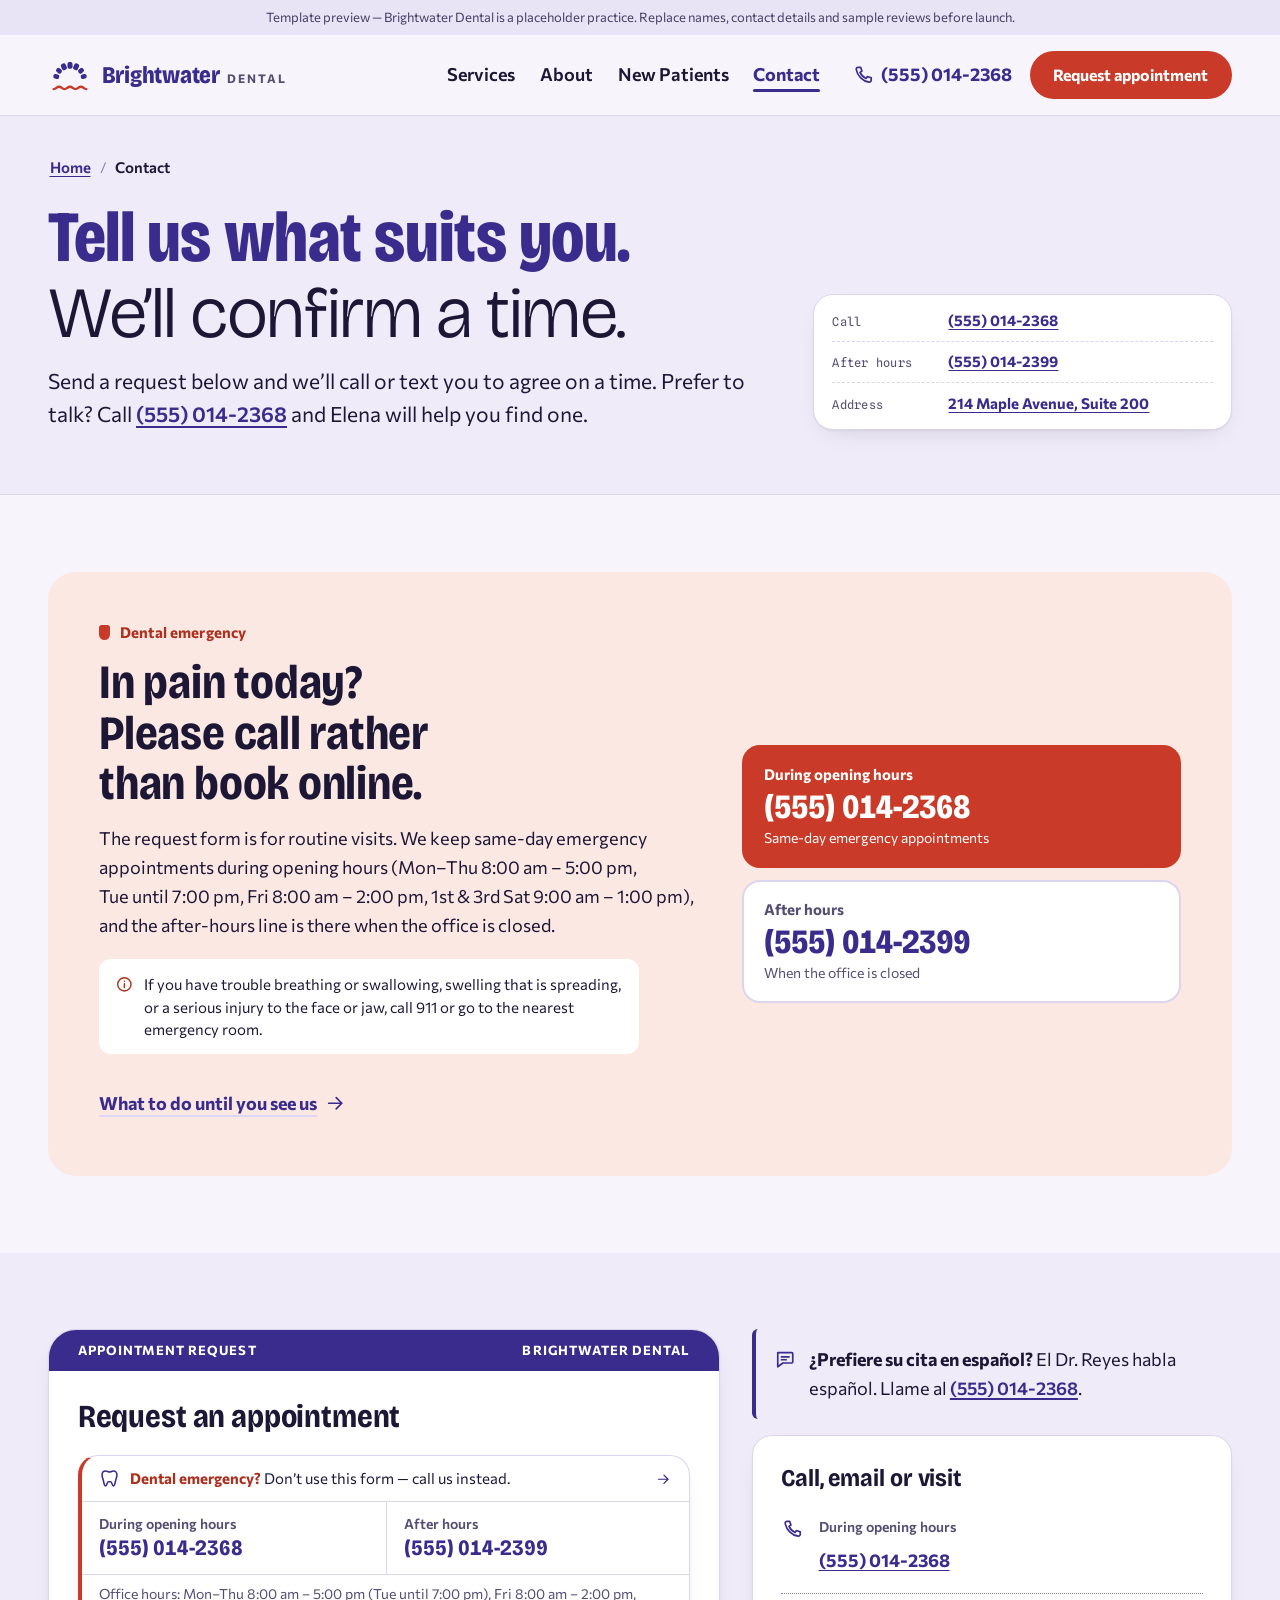
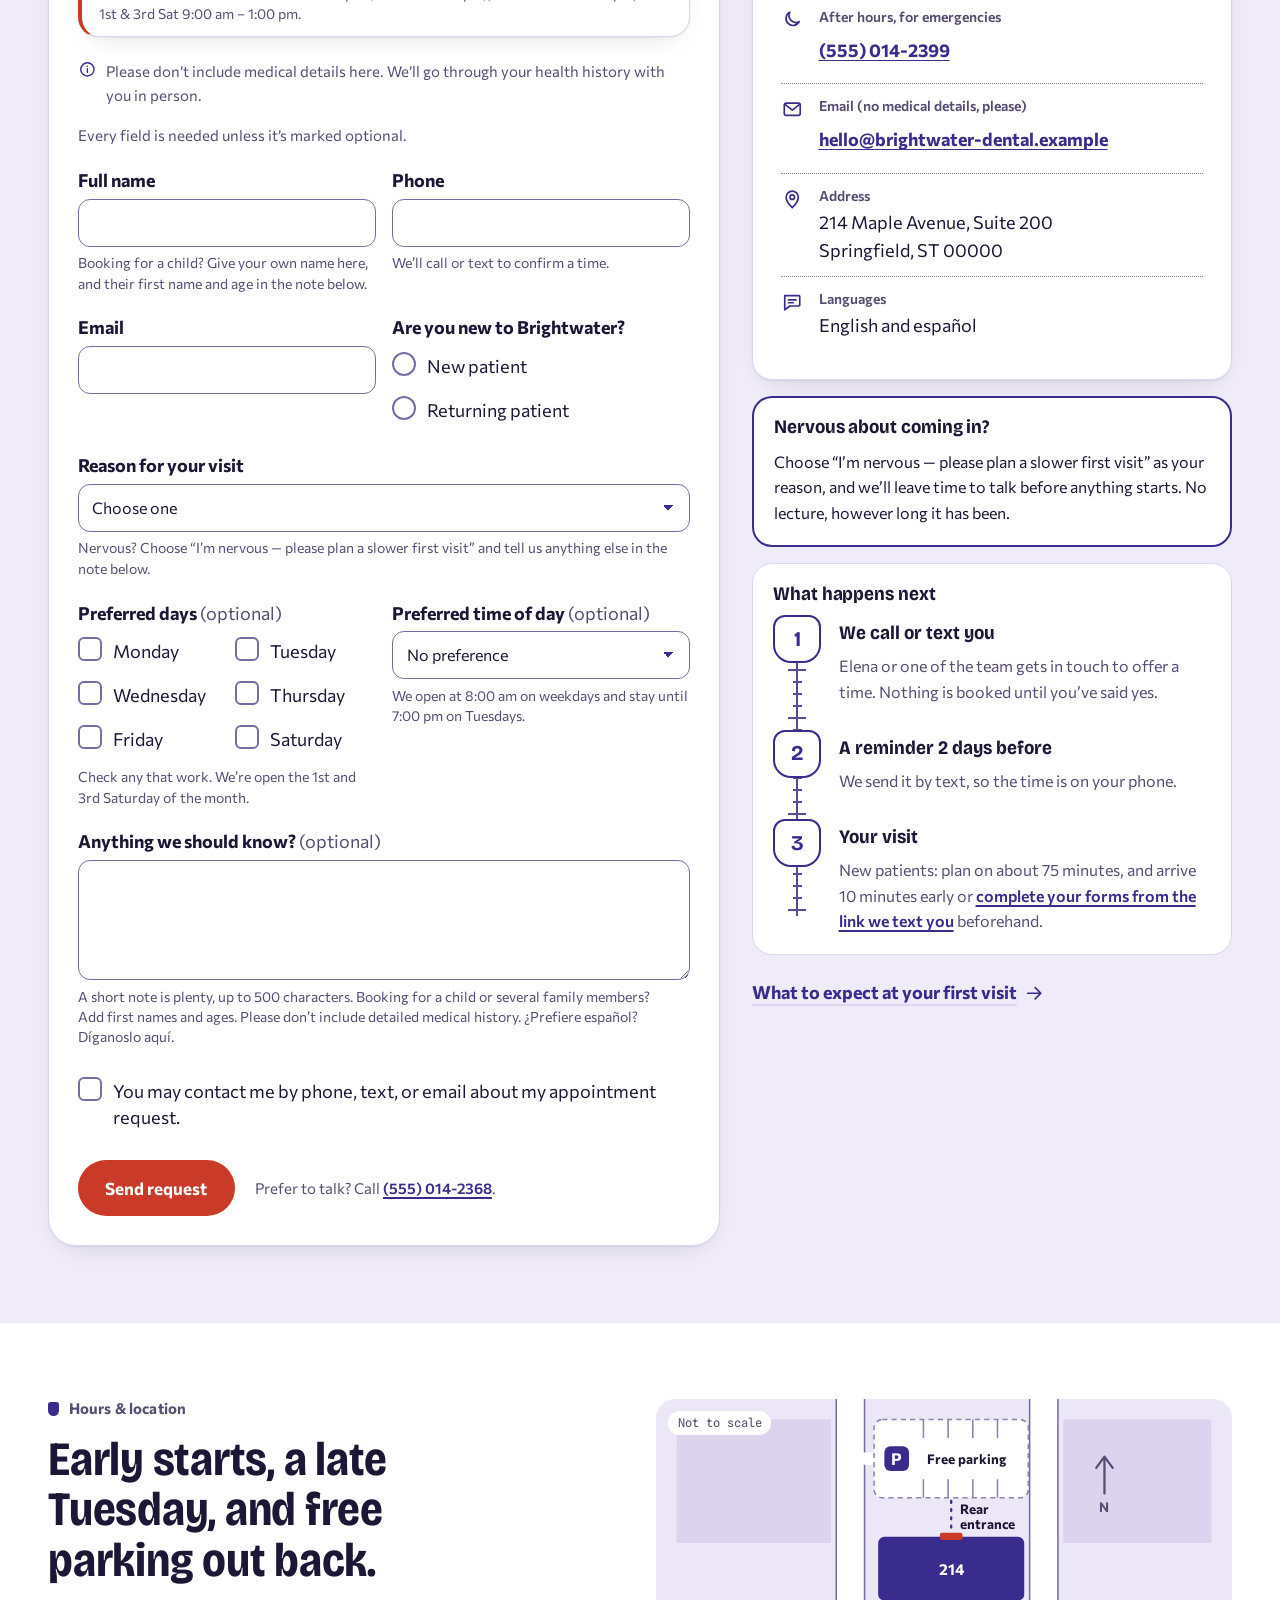
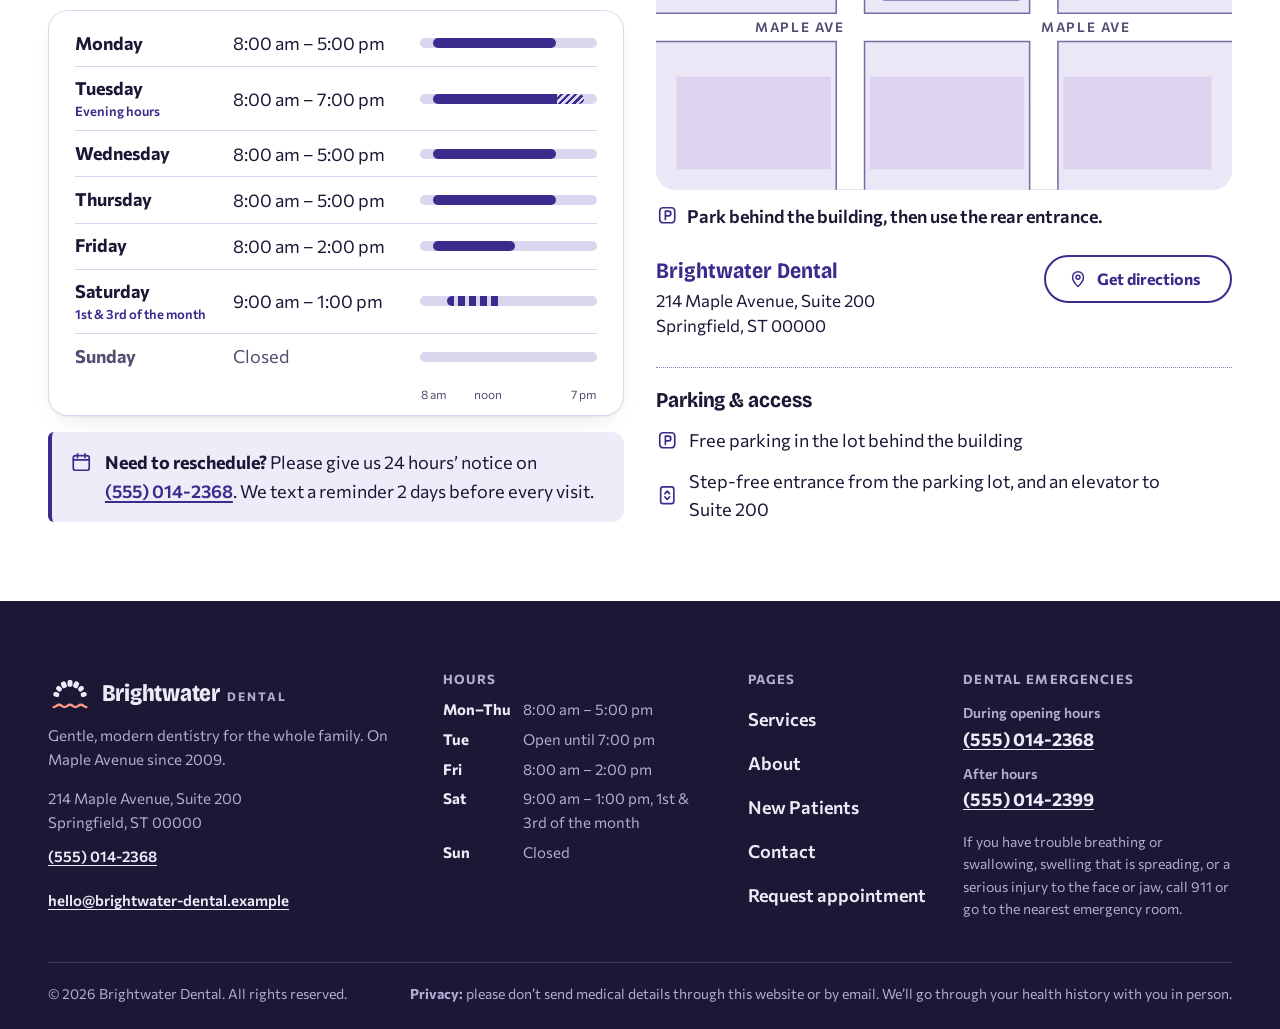
<file: dentist-website/contact.html>
<!doctype html>
<html lang="en">
<head>
  <meta charset="utf-8">
  <meta name="viewport" content="width=device-width, initial-scale=1, viewport-fit=cover">
  <meta name="claude:viewport-fit-sides" content="cover">
  <title>Contact &amp; appointments | Brightwater Dental, Springfield</title>
  <meta name="description" content="Request an appointment or call (555) 014-2368. Hours, free parking and step-free access at 214 Maple Avenue, Springfield, plus our after-hours emergency line.">
  <link rel="canonical" href="https://www.brightwater-dental.example/contact.html">
  <meta name="theme-color" content="#F7F5FB" media="(prefers-color-scheme: light)">
  <meta name="theme-color" content="#110E20" media="(prefers-color-scheme: dark)">

  <!-- Open Graph / Twitter (og-image.png is 1200x630, rendered from assets/img/og-image.svg) -->
  <meta property="og:type" content="website">
  <meta property="og:site_name" content="Brightwater Dental">
  <meta property="og:locale" content="en_US">
  <meta property="og:title" content="Contact &amp; appointments | Brightwater Dental, Springfield">
  <meta property="og:description" content="Request an appointment or call (555) 014-2368. Hours, free parking and step-free access at 214 Maple Avenue, Springfield, plus our after-hours emergency line.">
  <meta property="og:url" content="https://www.brightwater-dental.example/contact.html">
  <meta property="og:image" content="https://www.brightwater-dental.example/assets/img/og-image.png">
  <meta property="og:image:width" content="1200">
  <meta property="og:image:height" content="630">
  <meta property="og:image:alt" content="Brightwater Dental: a numbered dental chart beside the words Every tooth charted. Every cost explained. No rush.">
  <meta name="twitter:card" content="summary_large_image">
  <meta name="twitter:title" content="Contact &amp; appointments | Brightwater Dental, Springfield">
  <meta name="twitter:description" content="Request an appointment or call (555) 014-2368. Hours, free parking and step-free access at 214 Maple Avenue, Springfield, plus our after-hours emergency line.">
  <meta name="twitter:image" content="https://www.brightwater-dental.example/assets/img/og-image.png">
  <meta name="twitter:image:alt" content="Brightwater Dental: a numbered dental chart beside the words Every tooth charted. Every cost explained. No rush.">

  <link rel="icon" href="assets/img/favicon.svg" type="image/svg+xml">
  <link rel="icon" href="assets/img/icon-192.png" type="image/png" sizes="192x192">
  <link rel="apple-touch-icon" href="assets/img/apple-touch-icon.png">
  <link rel="manifest" href="site.webmanifest">

  <link rel="preconnect" href="https://fonts.googleapis.com">
  <link rel="preconnect" href="https://fonts.gstatic.com" crossorigin>
  <link rel="stylesheet" href="https://fonts.googleapis.com/css2?family=Bricolage+Grotesque:opsz,wdth,wght@12..96,75..100,300..800&amp;family=Commissioner:wght@400;600;700&amp;family=Spline+Sans+Mono:wght@400;600&amp;display=swap">
  <link rel="stylesheet" href="assets/css/styles.css">
  <script>document.documentElement.classList.add('js');</script>
  <!-- JSON-LD: every value is a template placeholder.
       geo: 0/0 is NOT a real location. Replace latitude/longitude with the practice's coordinates before launch.
       Saturday is left out of openingHoursSpecification on purpose: the office opens only on the 1st and 3rd Saturday
       (9:00 am to 1:00 pm), which schema.org cannot express as a weekly rule. Add dated specialOpeningHoursSpecification
       entries if you want Saturdays listed. -->
  <script type="application/ld+json">
  {
    "@context": "https://schema.org",
    "@type": "Dentist",
    "@id": "https://www.brightwater-dental.example/#practice",
    "name": "Brightwater Dental",
    "slogan": "Gentle, modern dentistry for the whole family",
    "url": "https://www.brightwater-dental.example/",
    "logo": "https://www.brightwater-dental.example/assets/img/icon-512.png",
    "image": "https://www.brightwater-dental.example/assets/img/og-image.png",
    "telephone": "+15550142368",
    "email": "hello@brightwater-dental.example",
    "foundingDate": "2009",
    "priceRange": "$$",
    "currenciesAccepted": "USD",
    "paymentAccepted": "Cash, Credit Card, Debit Card, HSA, FSA",
    "knowsLanguage": ["en", "es"],
    "isAcceptingNewPatients": true,
    "address": {
      "@type": "PostalAddress",
      "streetAddress": "214 Maple Avenue, Suite 200",
      "addressLocality": "Springfield",
      "addressRegion": "ST",
      "postalCode": "00000",
      "addressCountry": "US"
    },
    "geo": { "@type": "GeoCoordinates", "latitude": 0, "longitude": 0 },
    "hasMap": "https://www.google.com/maps/search/?api=1&query=214+Maple+Avenue+Suite+200+Springfield+ST+00000",
    "openingHoursSpecification": [
      { "@type": "OpeningHoursSpecification", "dayOfWeek": ["Monday", "Wednesday", "Thursday"], "opens": "08:00", "closes": "17:00" },
      { "@type": "OpeningHoursSpecification", "dayOfWeek": "Tuesday", "opens": "08:00", "closes": "19:00" },
      { "@type": "OpeningHoursSpecification", "dayOfWeek": "Friday", "opens": "08:00", "closes": "14:00" }
    ],
    "contactPoint": [
      { "@type": "ContactPoint", "telephone": "+15550142368", "contactType": "customer service", "availableLanguage": ["English", "Spanish"] },
      { "@type": "ContactPoint", "telephone": "+15550142399", "contactType": "emergency", "description": "After-hours dental emergency line" }
    ],
    "amenityFeature": [
      { "@type": "LocationFeatureSpecification", "name": "Free parking behind the building", "value": true },
      { "@type": "LocationFeatureSpecification", "name": "Step-free entrance and elevator", "value": true }
    ],
    "employee": [
      { "@type": "Person", "name": "Dr. Amara Okafor", "honorificSuffix": "DDS", "jobTitle": "Founder, general and cosmetic dentist" },
      { "@type": "Person", "name": "Dr. Daniel Reyes", "honorificSuffix": "DMD", "jobTitle": "General and family dentist" }
    ]
  }
  </script>
  <!-- JSON-LD: breadcrumb trail for this page. Names match the visible breadcrumbs (Home / Contact). -->
  <script type="application/ld+json">
  {
    "@context": "https://schema.org",
    "@type": "BreadcrumbList",
    "itemListElement": [
      { "@type": "ListItem", "position": 1, "name": "Home", "item": "https://www.brightwater-dental.example/" },
      { "@type": "ListItem", "position": 2, "name": "Contact", "item": "https://www.brightwater-dental.example/contact.html" }
    ]
  }
  </script>
</head>
<body>
  <aside aria-label="Template notice"><div class="template-notice" data-template-notice>Template preview — Brightwater Dental is a placeholder practice. Replace names, contact details and sample reviews before launch.</div></aside>
  <a class="skip-link" href="#main">Skip to main content</a>

  <!-- Icon sprite: inline so icons follow the theme (currentColor) and work from file://. Source copy: assets/img/icons.svg.
       Pages that show mini-charts (index, services, 404) also carry the mini-chart symbol sprite right after this one. -->
  <svg class="sprite" aria-hidden="true" focusable="false" xmlns="http://www.w3.org/2000/svg">
    <symbol id="bm" viewBox="0 0 48 44"><g class="bm-teeth"><rect x="-2.5" y="-3.3" width="5" height="6.6" rx="2.2" transform="translate(8.9 23.6) rotate(282.9)"/><rect x="-2.5" y="-3.3" width="5" height="6.6" rx="2.2" transform="translate(11.9 17.3) rotate(308.6)"/><rect x="-2.8" y="-3.7" width="5.6" height="7.4" rx="2.2" transform="translate(17.3 13) rotate(334.3)"/><rect x="-2.8" y="-3.7" width="5.6" height="7.4" rx="2.2" transform="translate(24 11.5)"/><rect x="-2.8" y="-3.7" width="5.6" height="7.4" rx="2.2" transform="translate(30.7 13) rotate(25.7)"/><rect x="-2.5" y="-3.3" width="5" height="6.6" rx="2.2" transform="translate(36.1 17.3) rotate(51.4)"/><rect x="-2.5" y="-3.3" width="5" height="6.6" rx="2.2" transform="translate(39.1 23.6) rotate(77.1)"/></g><path class="bm-wave" d="M6 37.5c3 0 3-2.6 6-2.6s3 2.6 6 2.6 3-2.6 6-2.6 3 2.6 6 2.6 3-2.6 6-2.6 3 2.6 6 2.6"/></symbol>
    <symbol id="i-phone" viewBox="0 0 24 24"><path d="M6.6 3.5h2.6l1.4 4-2 1.5a12 12 0 0 0 6.4 6.4l1.5-2 4 1.4v2.6a2 2 0 0 1-2.2 2A17 17 0 0 1 4.5 5.7a2 2 0 0 1 2.1-2.2z"/></symbol>
    <symbol id="i-arrow" viewBox="0 0 24 24"><path d="M5 12h14M13 6l6 6-6 6"/></symbol>
    <symbol id="i-check" viewBox="0 0 24 24"><path d="M5 12.5 9.5 17 19 7.5"/></symbol>
    <symbol id="i-tooth" viewBox="0 0 24 24"><path d="M7.5 3.5C5 3.5 3.5 5.6 3.5 8.2c0 2.3.9 3.6 1.4 5.6.6 2.6.8 6.7 2.6 6.7 1.7 0 1.6-4.8 3.1-4.8h2.8c1.5 0 1.4 4.8 3.1 4.8 1.8 0 2-4.1 2.6-6.7.5-2 1.4-3.3 1.4-5.6 0-2.6-1.5-4.7-4-4.7-1.9 0-2.6 1.1-4.5 1.1S9.4 3.5 7.5 3.5z"/></symbol>
    <symbol id="i-moon" viewBox="0 0 24 24"><path d="M19.5 14.6A7.5 7.5 0 0 1 9.4 4.5a7.5 7.5 0 1 0 10.1 10.1z"/></symbol>
    <symbol id="i-receipt" viewBox="0 0 24 24"><path d="M6.5 3.5h11v17l-1.85-1.2-1.85 1.2-1.8-1.2-1.85 1.2-1.8-1.2-1.85 1.2z"/><path d="M9.5 8h5M9.5 11.5h5M9.5 15h3"/></symbol>
    <symbol id="i-shield" viewBox="0 0 24 24"><path d="M12 3.5 19 6.2v5.3c0 4.3-2.9 7.6-7 9-4.1-1.4-7-4.7-7-9V6.2z"/><path d="m9 12 2.2 2.2 4-4.2"/></symbol>
    <symbol id="i-chat" viewBox="0 0 24 24"><path d="M4 5h15a1 1 0 0 1 1 1v9a1 1 0 0 1-1 1H9.5L4 20V6a1 1 0 0 1 1-1z"/><path d="M8 9.5h8M8 12.5h5"/></symbol>
    <symbol id="i-parking" viewBox="0 0 24 24"><rect x="4" y="4" width="16" height="16" rx="3.5"/><path d="M10 16.5v-9h3.2a2.6 2.6 0 0 1 0 5.2H10"/></symbol>
    <symbol id="i-lift" viewBox="0 0 24 24"><rect x="5" y="3" width="14" height="18" rx="2.5"/><path d="M9.5 10.2 12 7.5l2.5 2.7M9.5 13.8 12 16.5l2.5-2.7"/></symbol>
    <symbol id="i-pin" viewBox="0 0 24 24"><path d="M12 21s-6.5-6.2-6.5-11.2a6.5 6.5 0 0 1 13 0C18.5 14.8 12 21 12 21z"/><circle cx="12" cy="9.8" r="2.4"/></symbol>
    <symbol id="i-clock" viewBox="0 0 24 24"><circle cx="12" cy="12" r="8.5"/><path d="M12 7.5V12l3 2"/></symbol>
    <symbol id="i-calendar" viewBox="0 0 24 24"><rect x="3.5" y="5" width="17" height="15.5" rx="2.5"/><path d="M3.5 9.5h17M8 3v4M16 3v4"/></symbol>
    <symbol id="i-mail" viewBox="0 0 24 24"><rect x="3.5" y="5.5" width="17" height="13" rx="2"/><path d="m4.5 7 7.5 6 7.5-6"/></symbol>
    <symbol id="i-info" viewBox="0 0 24 24"><circle cx="12" cy="12" r="8.5"/><path d="M12 11v5M12 7.8v.1"/></symbol>
    <symbol id="i-alert" viewBox="0 0 24 24"><path d="M12 4.2 21 19.5H3z"/><path d="M12 10v4.2M12 17v.2"/></symbol>
    <symbol id="i-smile" viewBox="0 0 24 24"><circle cx="12" cy="12" r="8.5"/><path d="M8.5 13.5a4 4 0 0 0 7 0M9.3 9.6v.1M14.7 9.6v.1"/></symbol>
    <symbol id="i-screen" viewBox="0 0 24 24"><rect x="3" y="4.5" width="18" height="12" rx="2"/><path d="M8.5 20h7M12 16.5V20"/></symbol>
    <symbol id="i-headphones" viewBox="0 0 24 24"><path d="M4.5 15v-3a7.5 7.5 0 0 1 15 0v3"/><rect x="3.5" y="14" width="4" height="6.5" rx="1.6"/><rect x="16.5" y="14" width="4" height="6.5" rx="1.6"/></symbol>
    <symbol id="i-blanket" viewBox="0 0 24 24"><path d="M3 8.5c3 0 3-2 6-2s3 2 6 2 3-2 6-2M3 12.5c3 0 3-2 6-2s3 2 6 2 3-2 6-2M3 16.5c3 0 3-2 6-2s3 2 6 2 3-2 6-2"/></symbol>
    <symbol id="i-air" viewBox="0 0 24 24"><path d="M3 8.5h10.5a2.75 2.75 0 1 0-2.75-2.75M3 12.5h14.5a2.75 2.75 0 1 1-2.75 2.75M3 16.5h6.5"/></symbol>
    <symbol id="i-drop" viewBox="0 0 24 24"><path d="M12 3.5s6 6.4 6 10.5a6 6 0 0 1-12 0c0-4.1 6-10.5 6-10.5z"/><path d="M9.2 14.6a2.9 2.9 0 0 0 2.4 2.6"/></symbol>
  </svg>

  <!-- HEADER. Current page: add aria-current="page" to the ONE matching link in .nav-links
       (services.html, about.html, new-patients.html or contact.html). On index.html put it on the .brand link instead.
       404.html gets no aria-current. Do not add it anywhere else. -->
  <header class="site-header">
    <div class="wrap header-inner">
      <a class="brand" href="index.html">
        <svg class="brand-mark" viewBox="0 0 48 44" aria-hidden="true" focusable="false"><use href="#bm"/></svg>
        <span class="brand-text"><span class="brand-name">Brightwater</span> <span class="brand-sub">Dental</span></span>
      </a>
      <a class="header-call" href="tel:+15550142368">
        <svg class="icon" aria-hidden="true" focusable="false"><use href="#i-phone"/></svg>
        <span class="hc-label">Call</span><span class="sr-only"> the office, (555) 014-2368</span>
      </a>
      <button class="nav-toggle" type="button" aria-expanded="false" aria-controls="site-nav" data-nav-toggle>
        <span class="nav-toggle-bars" aria-hidden="true"></span>
        <span class="nav-toggle-label">Menu</span>
      </button>

      <nav class="site-nav" id="site-nav" aria-label="Main">
        <ul class="nav-links" role="list">
          <li><a href="services.html">Services</a></li>
          <li><a href="about.html">About</a></li>
          <li><a href="new-patients.html">New Patients</a></li>
          <li><a href="contact.html" aria-current="page">Contact</a></li>
        </ul>
        <div class="nav-actions">
          <a class="nav-phone" href="tel:+15550142368">
            <svg class="icon" aria-hidden="true" focusable="false"><use href="#i-phone"/></svg>
            <span class="np-label">During opening hours</span>
            <span>(555) 014-2368</span>
          </a>
          <a class="nav-after" href="tel:+15550142399">
            <svg class="icon" aria-hidden="true" focusable="false"><use href="#i-phone"/></svg>
            <span class="np-label">After hours, for emergencies</span>
            <span>(555) 014-2399</span>
          </a>
          <a class="btn btn-primary" href="contact.html#request">Request appointment</a>
        </div>
      </nav>
    </div>
  </header>
  <main id="main">

    <!-- PAGE HEAD: breadcrumbs, what this page is for, and a chart-form card of the key facts (numbers and address) -->
    <header class="page-head">
      <div class="wrap page-head-grid">
        <div>
          <nav class="breadcrumbs" aria-label="Breadcrumb">
            <ol>
              <li><a href="index.html">Home</a></li>
              <li><span aria-current="page">Contact</span></li>
            </ol>
          </nav>
          <h1><span class="ht-line">Tell us what suits you.</span> <span class="ht-line ht-soft">We’ll confirm a time.</span></h1>
          <p class="lede">Send a request below and we’ll call or text you to agree on a time. Prefer to talk? Call <a class="text-link nowrap" href="tel:+15550142368">(555) 014-2368</a> and Elena will help you find one.</p>
        </div>
        <dl class="chart-form chart-form--card">
          <div><dt>Call</dt><dd><a class="nowrap" href="tel:+15550142368">(555) 014-2368</a></dd></div>
          <div><dt>After hours</dt><dd><a class="nowrap" href="tel:+15550142399">(555) 014-2399</a></dd></div>
          <div><dt>Address</dt><dd><a href="#visit">214 Maple Avenue, Suite 200</a></dd></div>
        </dl>
      </div>
    </header>

    <!-- EMERGENCIES FIRST: both numbers labeled by time of day, plus the 911 guidance -->
    <section class="section" id="emergency" aria-labelledby="emergency-title">
      <div class="wrap">
        <div class="emergency-panel">
          <div>
            <p class="eyebrow eyebrow--alert">Dental emergency</p>
            <h2 id="emergency-title">In pain today? Please call rather than book online.</h2>
            <p>The request form is for routine visits. We keep same-day emergency appointments during opening hours (<span class="nowrap">Mon–Thu 8:00 am – 5:00 pm</span>, <span class="nowrap">Tue until 7:00 pm</span>, <span class="nowrap">Fri 8:00 am – 2:00 pm</span>, <span class="nowrap">1st &amp; 3rd Sat</span> <span class="nowrap">9:00 am – 1:00 pm),</span> and the <span class="nowrap">after-hours</span> line is there when the office is closed.</p>
            <p class="emergency-911">
              <svg class="icon" aria-hidden="true" focusable="false"><use href="#i-info"/></svg>
              <span>If you have trouble breathing or swallowing, swelling that is spreading, or a serious injury to the face or jaw, call 911 or go to the nearest emergency room.</span>
            </p>
            <a class="link-arrow" href="services.html#first-aid">What to do until you see us <svg class="icon" aria-hidden="true" focusable="false"><use href="#i-arrow"/></svg></a>
          </div>
          <ul class="phone-tiles" role="list">
            <li>
              <a class="phone-tile phone-tile--primary" href="tel:+15550142368">
                <span class="pt-label">During opening hours</span>
                <span class="pt-number">(555) 014-2368</span>
                <span class="pt-note">Same-day emergency appointments</span>
              </a>
            </li>
            <li>
              <a class="phone-tile" href="tel:+15550142399">
                <span class="pt-label">After hours</span>
                <span class="pt-number">(555) 014-2399</span>
                <span class="pt-note">When the office is closed</span>
              </a>
            </li>
          </ul>
        </div>
      </div>
    </section>

    <!-- REQUEST: the appointment form (main.js contract: data-appointment-form, data-endpoint, data-phone-*),
         with the other ways to reach us beside it -->
    <section class="section section--tint">
      <div class="wrap split">
        <div class="form-card" id="request">
          <div class="form-card-head" aria-hidden="true"><span>Appointment request</span><span>Brightwater Dental</span></div>
          <!-- OWNER: to connect the form, set BOTH data-endpoint and action to your form service URL (for example a Formspree
               endpoint), then delete the <noscript> note below. Until then, main.js explains that requests aren't connected yet,
               and without JavaScript the Send button stays hidden (styles.css, section 16). -->
          <form class="form" data-appointment-form data-endpoint="" data-phone-href="tel:+15550142368" data-phone-text="(555) 014-2368" method="post" action="contact.html#request" aria-labelledby="request-title">
            <h2 class="h2-sm" id="request-title">Request an appointment</h2>

            <!-- Emergency entry: both numbers, labeled by time of day, with the office hours under them; the head links up to the 911 guidance -->
            <div class="urgent">
              <a class="urgent-head" href="#emergency">
                <svg class="icon" aria-hidden="true" focusable="false"><use href="#i-tooth"/></svg>
                <span><strong>Dental emergency?</strong> Don’t use this form — call us instead.</span>
                <svg class="icon" aria-hidden="true" focusable="false"><use href="#i-arrow"/></svg>
              </a>
              <ul class="urgent-lines" role="list">
                <li><a href="tel:+15550142368"><span class="ul-label">During opening hours</span><span class="ul-num">(555) 014-2368</span></a></li>
                <li><a href="tel:+15550142399"><span class="ul-label">After hours</span><span class="ul-num">(555) 014-2399</span></a></li>
              </ul>
              <p class="urgent-hours">Office hours: <span class="nowrap">Mon–Thu 8:00 am – 5:00 pm</span> <span class="nowrap">(Tue until 7:00 pm)</span>, <span class="nowrap">Fri 8:00 am – 2:00 pm</span>, <span class="nowrap">1st &amp; 3rd Sat 9:00 am – 1:00 pm</span>.</p>
            </div>

            <noscript><p class="form-status" data-kind="info"><span>Online requests aren’t connected yet, so this form can’t be sent. Please call <a class="nowrap" href="tel:+15550142368">(555) 014-2368</a> and we’ll find you a time.</span></p></noscript>

            <div class="stack">
              <p class="form-note"><svg class="icon" aria-hidden="true" focusable="false"><use href="#i-info"/></svg><span>Please don’t include medical details here. We’ll go through your health history with you in person.</span></p>
              <p class="small muted">Every field is needed unless it’s marked optional.</p>
            </div>

            <div class="form-grid">
              <div class="field">
                <label class="field-label" for="f-name">Full name</label>
                <input id="f-name" name="name" type="text" autocomplete="name" maxlength="100" required data-msg="Please tell us your name." aria-describedby="f-name-hint f-name-error">
                <p class="field-hint" id="f-name-hint">Booking for a child? Give your own name here, and their first name and age in the note below.</p>
                <p class="field-error" id="f-name-error" data-error-for="f-name"></p>
              </div>
              <div class="field">
                <label class="field-label" for="f-phone">Phone</label>
                <input id="f-phone" name="phone" type="tel" autocomplete="tel" inputmode="tel" maxlength="30" pattern="[0-9\(\)+.\s\-]{7,}" required data-msg="Please give us a phone number so we can confirm a time." aria-describedby="f-phone-hint f-phone-error">
                <p class="field-hint" id="f-phone-hint">We’ll call or text to confirm a time.</p>
                <p class="field-error" id="f-phone-error" data-error-for="f-phone"></p>
              </div>
              <div class="field">
                <label class="field-label" for="f-email">Email</label>
                <input id="f-email" name="email" type="email" autocomplete="email" maxlength="254" spellcheck="false" required data-msg="Please give us an email address." aria-describedby="f-email-error">
                <p class="field-error" id="f-email-error" data-error-for="f-email"></p>
              </div>
              <fieldset class="field" aria-describedby="f-patient-error">
                <legend>Are you new to Brightwater?</legend>
                <div class="choices">
                  <label class="choice" for="f-patient-new"><input id="f-patient-new" type="radio" name="patient_type" value="New patient" required data-msg="Please tell us if you’re new to Brightwater or have been before."> New patient</label>
                  <label class="choice" for="f-patient-returning"><input id="f-patient-returning" type="radio" name="patient_type" value="Returning patient"> Returning patient</label>
                </div>
                <p class="field-error" id="f-patient-error" data-error-for="patient_type"></p>
              </fieldset>
              <div class="field field--full">
                <label class="field-label" for="f-reason">Reason for your visit</label>
                <select id="f-reason" name="reason" required data-msg="Please choose a reason. “Something else” is fine." aria-describedby="f-reason-hint f-reason-error">
                  <option value="">Choose one</option>
                  <!-- data-reason: buttons elsewhere link to contact.html?reason=nervous#request (etc.) and main.js preselects the match -->
                  <option data-reason="checkup">Check-up and cleaning</option>
                  <option data-reason="new99">New patient visit ($99, self-pay)</option>
                  <option data-reason="toothache">Toothache or another problem</option>
                  <option data-reason="cosmetic">Cosmetic or whitening</option>
                  <option data-reason="aligner">Clear aligner consult (free)</option>
                  <option data-reason="child">Child’s visit</option>
                  <option data-reason="nervous">I’m nervous — please plan a slower first visit</option>
                  <option data-reason="other">Something else</option>
                </select>
                <p class="field-hint" id="f-reason-hint">Nervous? Choose “I’m nervous — please plan a slower first visit” and tell us anything else in the note below.</p>
                <p class="field-error" id="f-reason-error" data-error-for="f-reason"></p>
              </div>
              <fieldset class="field" aria-describedby="f-days-hint">
                <legend>Preferred days <span class="field-optional">(optional)</span></legend>
                <div class="choices choices--grid">
                  <label class="choice" for="f-day-mon"><input id="f-day-mon" type="checkbox" name="preferred_days" value="Monday"> Monday</label>
                  <label class="choice" for="f-day-tue"><input id="f-day-tue" type="checkbox" name="preferred_days" value="Tuesday"> Tuesday</label>
                  <label class="choice" for="f-day-wed"><input id="f-day-wed" type="checkbox" name="preferred_days" value="Wednesday"> Wednesday</label>
                  <label class="choice" for="f-day-thu"><input id="f-day-thu" type="checkbox" name="preferred_days" value="Thursday"> Thursday</label>
                  <label class="choice" for="f-day-fri"><input id="f-day-fri" type="checkbox" name="preferred_days" value="Friday"> Friday</label>
                  <label class="choice" for="f-day-sat"><input id="f-day-sat" type="checkbox" name="preferred_days" value="Saturday"> Saturday</label>
                </div>
                <p class="field-hint" id="f-days-hint">Check any that work. We’re open the 1st and 3rd Saturday of the month.</p>
              </fieldset>
              <div class="field">
                <label class="field-label" for="f-time">Preferred time of day <span class="field-optional">(optional)</span></label>
                <select id="f-time" name="preferred_time" aria-describedby="f-time-hint">
                  <option>No preference</option>
                  <option>Morning</option>
                  <option>Midday</option>
                  <option>Afternoon</option>
                  <option>Tuesday evening, until 7:00 pm</option>
                </select>
                <p class="field-hint" id="f-time-hint">We open at 8:00 am on weekdays and stay until 7:00 pm on Tuesdays.</p>
              </div>
              <div class="field field--full">
                <label class="field-label" for="f-message">Anything we should know? <span class="field-optional">(optional)</span></label>
                <textarea id="f-message" name="message" maxlength="500" aria-describedby="f-message-hint f-message-error"></textarea>
                <p class="field-hint" id="f-message-hint">A short note is plenty, up to 500 characters. Booking for a child or several family members? Add first names and ages. Please don’t include detailed medical history. <span lang="es">¿Prefiere español? Díganoslo aquí.</span></p>
                <p class="field-error" id="f-message-error" data-error-for="f-message"></p>
              </div>
              <div class="field field--full">
                <label class="choice" for="f-consent"><input id="f-consent" name="consent" type="checkbox" value="yes" required aria-describedby="f-consent-error"> You may contact me by phone, text, or email about my appointment request.</label>
                <p class="field-error" id="f-consent-error" data-error-for="f-consent"></p>
              </div>
            </div>
            <div class="hp-field" aria-hidden="true"><label for="f-hp">Leave this empty</label><input id="f-hp" name="_gotcha" type="text" tabindex="-1" autocomplete="off"></div>
            <div class="form-status" data-form-status role="status" aria-live="polite" tabindex="-1"></div>
            <div class="form-actions">
              <button class="btn btn-primary btn-lg" type="submit">Send request</button>
              <p class="small muted">Prefer to talk? Call <a class="text-link nowrap" href="tel:+15550142368">(555) 014-2368</a>.</p>
            </div>
          </form>
        </div>

        <div class="stack request-aside">
          <!-- OWNER: confirm who answers the phone in Spanish. -->
          <div class="callout" lang="es" id="espanol">
            <svg class="icon" aria-hidden="true" focusable="false"><use href="#i-chat"/></svg>
            <div><p><strong>¿Prefiere su cita en español?</strong> El Dr. Reyes habla español. Llame&nbsp;al&nbsp;<a class="text-link nowrap" href="tel:+15550142368">(555) 014-2368</a>.</p></div>
          </div>

          <div class="contact-card">
            <h3>Call, email or visit</h3>
            <ul class="contact-list" role="list">
              <li><svg class="icon" aria-hidden="true" focusable="false"><use href="#i-phone"/></svg><div><span class="cl-label">During opening hours</span><a class="nowrap" href="tel:+15550142368">(555) 014-2368</a></div></li>
              <li><svg class="icon" aria-hidden="true" focusable="false"><use href="#i-moon"/></svg><div><span class="cl-label">After hours, for emergencies</span><a class="nowrap" href="tel:+15550142399">(555) 014-2399</a></div></li>
              <li><svg class="icon" aria-hidden="true" focusable="false"><use href="#i-mail"/></svg><div><span class="cl-label">Email (no medical details, please)</span><a class="cl-email" href="mailto:hello@brightwater-dental.example"><span>hello@<wbr><span class="nowrap">brightwater-dental.example</span></span></a></div></li>
              <li><svg class="icon" aria-hidden="true" focusable="false"><use href="#i-pin"/></svg><div><span class="cl-label">Address</span><address>214 Maple Avenue, Suite 200<br>Springfield, ST 00000</address></div></li>
              <li><svg class="icon" aria-hidden="true" focusable="false"><use href="#i-chat"/></svg><div><span class="cl-label">Languages</span>English and <span lang="es">español</span></div></li>
            </ul>
          </div>

          <!-- Nervous patients: "Request a slower first visit" buttons link to contact.html?reason=nervous#request, which preselects that reason -->
          <div class="note-card note-card--pen">
            <h3>Nervous about coming in?</h3>
            <p>Choose “I’m nervous — please plan a slower first visit” as your reason, and we’ll leave time to talk before anything starts. No lecture, however long it has been.</p>
          </div>

          <div class="note-card">
            <h3>What happens next</h3>
            <div class="probe">
            <ol class="steps" role="list">
              <li class="step">
                <span class="step-n" aria-hidden="true">1</span>
                <div class="step-body">
                  <h4>We call or text you</h4>
                  <p>Elena or one of the team gets in touch to offer a time. Nothing is booked until you’ve said yes.</p>
                </div>
              </li>
              <li class="step">
                <span class="step-n" aria-hidden="true">2</span>
                <div class="step-body">
                  <h4>A reminder 2 days before</h4>
                  <p>We send it by text, so the time is on your phone.</p>
                </div>
              </li>
              <li class="step">
                <span class="step-n" aria-hidden="true">3</span>
                <div class="step-body">
                  <h4>Your visit</h4>
                  <p>New patients: plan on about 75 minutes, and arrive 10 minutes early or <a class="text-link" href="new-patients.html#forms">complete your forms from the link we text you</a> beforehand.</p>
                </div>
              </li>
            </ol>
            </div>
          </div>

          <a class="link-arrow" href="new-patients.html#first-visit">What to expect at your first visit <svg class="icon" aria-hidden="true" focusable="false"><use href="#i-arrow"/></svg></a>
        </div>
      </div>
    </section>

    <!-- HOURS + LOCATION: accessible hours table (bars are an aria-hidden layer), illustrated map, parking and access -->
    <section class="section section--surface" id="visit" aria-labelledby="visit-title">
      <div class="wrap visit-grid">
        <div class="visit-hours stack">
          <p class="eyebrow">Hours &amp; location</p>
          <h2 id="visit-title">Early starts, a late Tuesday, and free parking out back.</h2>
          <div class="hours-card">
            <table class="hours">
              <caption class="sr-only">Opening hours</caption>
              <tbody>
                <tr><th scope="row">Monday</th><td class="h-time">8:00 am – 5:00 pm</td><td class="h-viz" aria-hidden="true"><span class="h-track"><span class="h-bar" style="--o:8;--c:17"></span></span></td></tr>
                <tr class="is-late"><th scope="row">Tuesday <span class="h-sub">Evening hours</span></th><td class="h-time">8:00 am – 7:00 pm</td><td class="h-viz" aria-hidden="true"><span class="h-track"><span class="h-bar" style="--o:8;--c:19"></span></span></td></tr>
                <tr><th scope="row">Wednesday</th><td class="h-time">8:00 am – 5:00 pm</td><td class="h-viz" aria-hidden="true"><span class="h-track"><span class="h-bar" style="--o:8;--c:17"></span></span></td></tr>
                <tr><th scope="row">Thursday</th><td class="h-time">8:00 am – 5:00 pm</td><td class="h-viz" aria-hidden="true"><span class="h-track"><span class="h-bar" style="--o:8;--c:17"></span></span></td></tr>
                <tr><th scope="row">Friday</th><td class="h-time">8:00 am – 2:00 pm</td><td class="h-viz" aria-hidden="true"><span class="h-track"><span class="h-bar" style="--o:8;--c:14"></span></span></td></tr>
                <tr class="is-some"><th scope="row">Saturday <span class="h-sub">1st &amp; 3rd of the month</span></th><td class="h-time">9:00 am – 1:00 pm</td><td class="h-viz" aria-hidden="true"><span class="h-track"><span class="h-bar" style="--o:9;--c:13"></span></span></td></tr>
                <tr class="is-closed"><th scope="row">Sunday</th><td class="h-time">Closed</td><td class="h-viz" aria-hidden="true"><span class="h-track"></span></td></tr>
              </tbody>
              <tfoot aria-hidden="true">
                <tr><td></td><td></td><td class="h-viz"><span class="h-axis"><span style="--t:8">8 am</span><span style="--t:12">noon</span><span style="--t:19">7 pm</span></span></td></tr>
              </tfoot>
            </table>
          </div>
          <div class="callout">
            <svg class="icon" aria-hidden="true" focusable="false"><use href="#i-calendar"/></svg>
            <div><p><strong>Need to reschedule?</strong> Please give us 24 hours’ notice on <a class="text-link nowrap" href="tel:+15550142368">(555) 014-2368</a>. We text a reminder 2 days before every visit.</p></div>
          </div>
        </div>

        <div class="visit-place">
          <!-- MAP: illustrative placeholder. Replace with an embedded map or a static map image of 214 Maple Avenue. -->
          <figure class="map">
            <div class="map-frame">
              <svg class="map-svg" viewBox="0 0 560 380" preserveAspectRatio="xMidYMid slice" role="img" aria-label="Illustrated map of 214 Maple Avenue, Springfield. Brightwater Dental is on the north side of Maple Avenue. The free parking lot is directly behind the building, and the rear entrance faces the lot. North is up.">
                <rect class="m-ground" width="560" height="380"/>
                <path class="m-block" d="M20 20h150v120H20zM20 270h150v90H20zM208 270h150v90H208zM396 270h144v90H396zM396 20h144v120H396z"/>
                <path class="m-road-edge" d="M0 222h560M189 0v380M377 0v380"/>
                <path class="m-road" d="M0 222h560M189 0v380M377 0v380"/>
                <path class="m-road m-road--minor" d="M200 58h14"/>
                <rect class="m-lot" x="212" y="20" width="150" height="76" rx="8"/>
                <path class="m-lot-lines" d="M260 20v18M284 20v18M308 20v18M332 20v18M260 96V78M284 96V78M308 96V78M332 96V78"/>
                <rect class="m-p-sign" x="222" y="46" width="24" height="24" rx="6"/>
                <text class="m-p" x="234" y="64" text-anchor="middle">P</text>
                <text class="m-note" x="302" y="63" text-anchor="middle">Free parking</text>
                <path class="m-path" d="M287 99v26"/>
                <text class="m-note" x="296" y="112"><tspan x="296">Rear</tspan><tspan x="296" dy="14">entrance</tspan></text>
                <rect class="m-building" x="216" y="134" width="142" height="62" rx="6"/>
                <rect class="m-door" x="276" y="130" width="22" height="7" rx="2"/>
                <text class="m-num" x="287" y="171" text-anchor="middle">214</text>
                <text class="m-label" x="140" y="227" text-anchor="middle">Maple Ave</text>
                <text class="m-label" x="418" y="227" text-anchor="middle">Maple Ave</text>
                <g class="m-north" transform="translate(436 70)"><path d="M0 22V-12M-8-3l8-11 8 11"/><text x="0" y="40" text-anchor="middle">N</text></g>
              </svg>
              <p class="map-tag">Not to scale</p>
            </div>
            <figcaption><svg class="icon" aria-hidden="true" focusable="false"><use href="#i-parking"/></svg>Park behind the building, then use the rear entrance.</figcaption>
          </figure>
          <div class="place-details">
            <address>
              <strong>Brightwater Dental</strong><br>
              214 Maple Avenue, Suite 200<br>
              Springfield, ST 00000
            </address>
            <a class="btn btn-line" href="https://www.google.com/maps/dir/?api=1&amp;destination=214+Maple+Avenue+Suite+200+Springfield+ST+00000" rel="noopener">
              <svg class="icon" aria-hidden="true" focusable="false"><use href="#i-pin"/></svg>
              Get directions<span class="sr-only"> (opens Google Maps)</span>
            </a>
          </div>
          <div class="access">
            <h3>Parking &amp; access</h3>
            <ul class="icon-list" role="list">
              <li><svg class="icon" aria-hidden="true" focusable="false"><use href="#i-parking"/></svg>Free parking in the lot behind the building</li>
              <!-- OWNER: confirm which entrance is step-free; mention accessible parking spaces or a drop-off point if you have them. -->
              <li><svg class="icon" aria-hidden="true" focusable="false"><use href="#i-lift"/></svg>Step-free entrance from the parking lot, and an elevator to Suite 200</li>
            </ul>
          </div>
        </div>
      </div>
    </section>
  </main>

  <footer class="site-footer">
    <div class="wrap footer-grid">
      <div class="f-brand">
        <a class="brand" href="index.html">
          <svg class="brand-mark" viewBox="0 0 48 44" aria-hidden="true" focusable="false"><use href="#bm"/></svg>
          <span class="brand-text"><span class="brand-name">Brightwater</span> <span class="brand-sub">Dental</span></span>
        </a>
        <p>Gentle, modern dentistry for the whole family. On Maple Avenue since 2009.</p>
        <address>
          <span>214 Maple Avenue, Suite 200</span>
          <span>Springfield, ST 00000</span>
          <a class="nowrap" href="tel:+15550142368">(555) 014-2368</a>
          <a href="mailto:hello@brightwater-dental.example">hello@brightwater-dental.example</a>
        </address>
      </div>
      <div>
        <h2 class="f-title">Hours</h2>
        <dl class="f-hours">
          <div><dt>Mon–Thu</dt><dd>8:00 am – 5:00 pm</dd></div>
          <div><dt>Tue</dt><dd>Open until 7:00 pm</dd></div>
          <div><dt>Fri</dt><dd>8:00 am – 2:00 pm</dd></div>
          <div><dt>Sat</dt><dd>9:00 am – 1:00 pm, 1st &amp; 3rd of the month</dd></div>
          <div><dt>Sun</dt><dd>Closed</dd></div>
        </dl>
      </div>
      <nav aria-label="Footer">
        <h2 class="f-title">Pages</h2>
        <ul class="f-links" role="list">
          <li><a href="services.html">Services</a></li>
          <li><a href="about.html">About</a></li>
          <li><a href="new-patients.html">New Patients</a></li>
          <li><a href="contact.html">Contact</a></li>
          <li><a href="contact.html#request">Request appointment</a></li>
        </ul>
      </nav>
      <div>
        <h2 class="f-title">Dental emergencies</h2>
        <a class="f-tel" href="tel:+15550142368"><span class="f-tel-label">During opening hours</span><span class="f-tel-num">(555) 014-2368</span></a>
        <a class="f-tel" href="tel:+15550142399"><span class="f-tel-label">After hours</span><span class="f-tel-num">(555) 014-2399</span></a>
        <p class="f-911">If you have trouble breathing or swallowing, swelling that is spreading, or a serious injury to the face or jaw, call 911 or go to the nearest emergency room.</p>
      </div>
    </div>
    <div class="wrap">
      <div class="footer-bottom">
        <p>© <span data-year>2026</span> Brightwater Dental. All rights reserved.</p>
        <p><strong>Privacy:</strong> please don’t send medical details through this website or by email. We’ll go through your health history with you in person.</p>
      </div>
    </div>
  </footer>
  <script src="assets/js/main.js" defer></script>
</body>
</html>
</file>
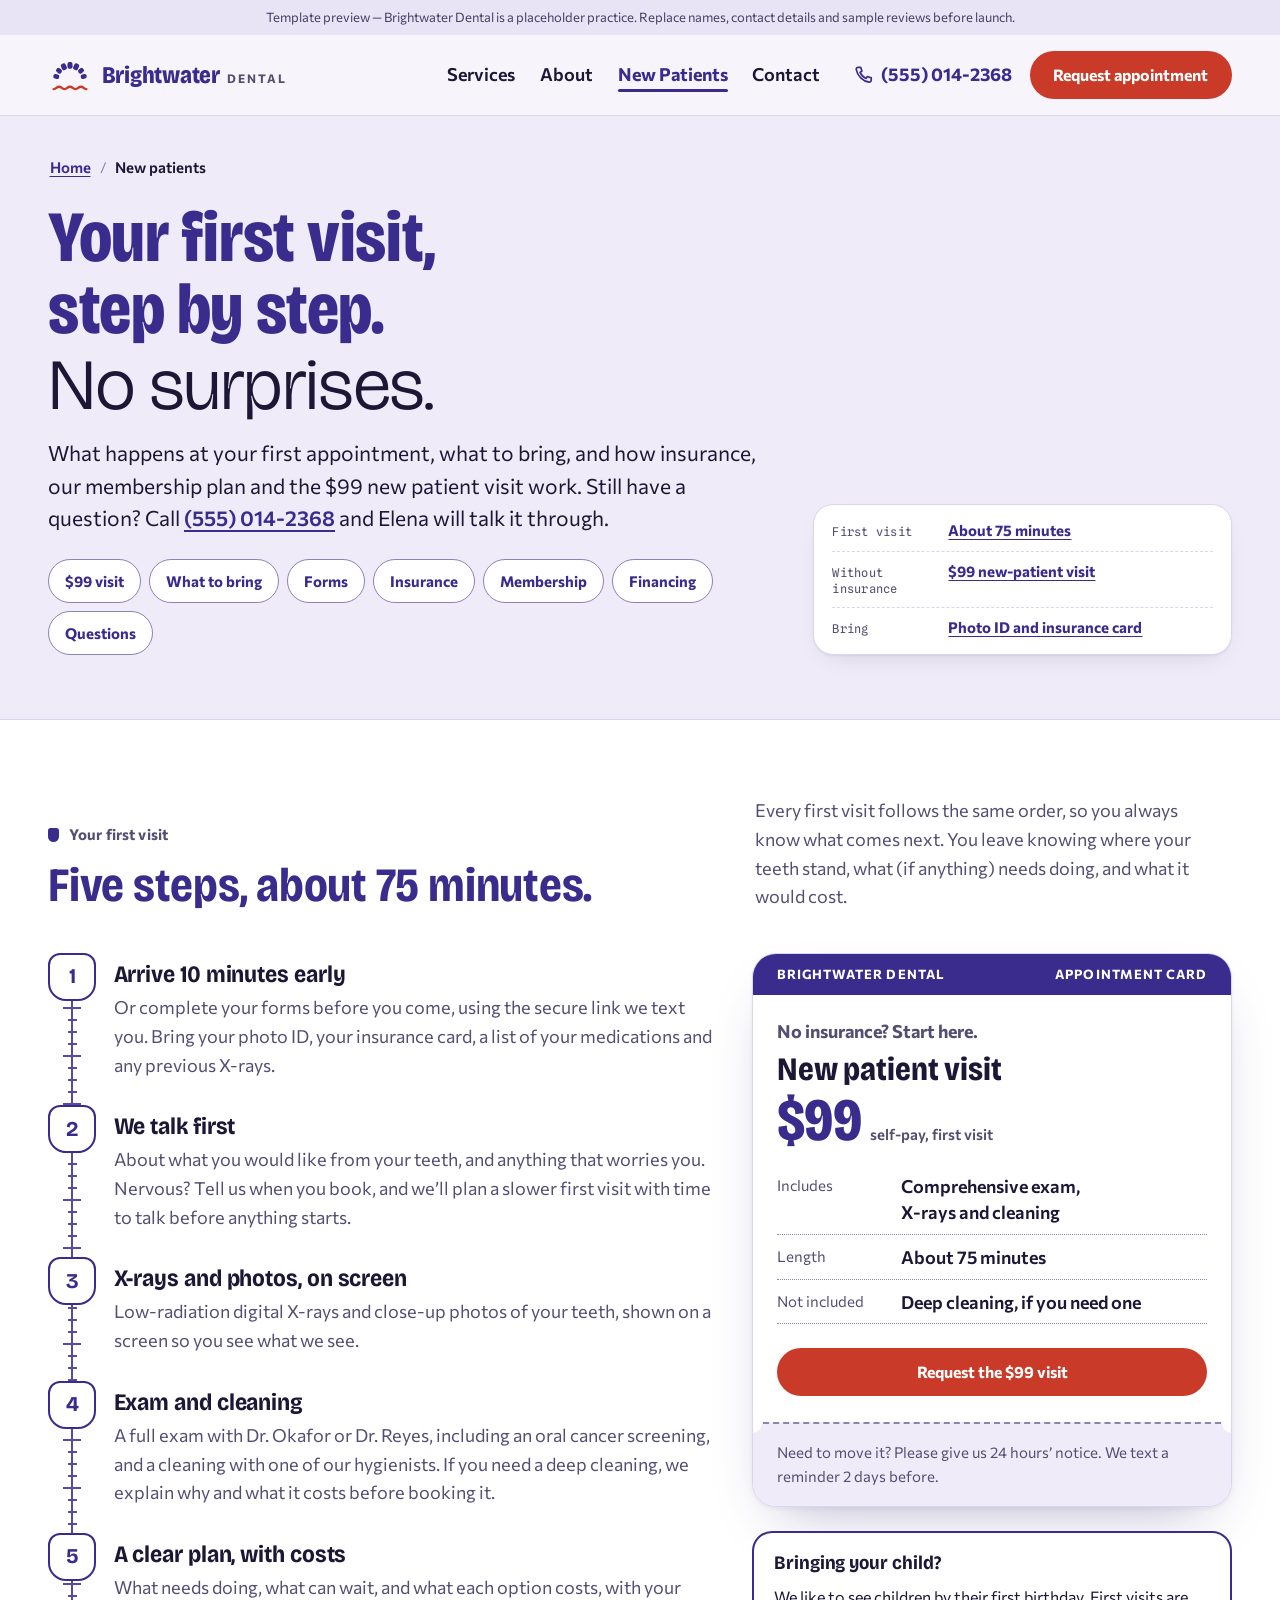
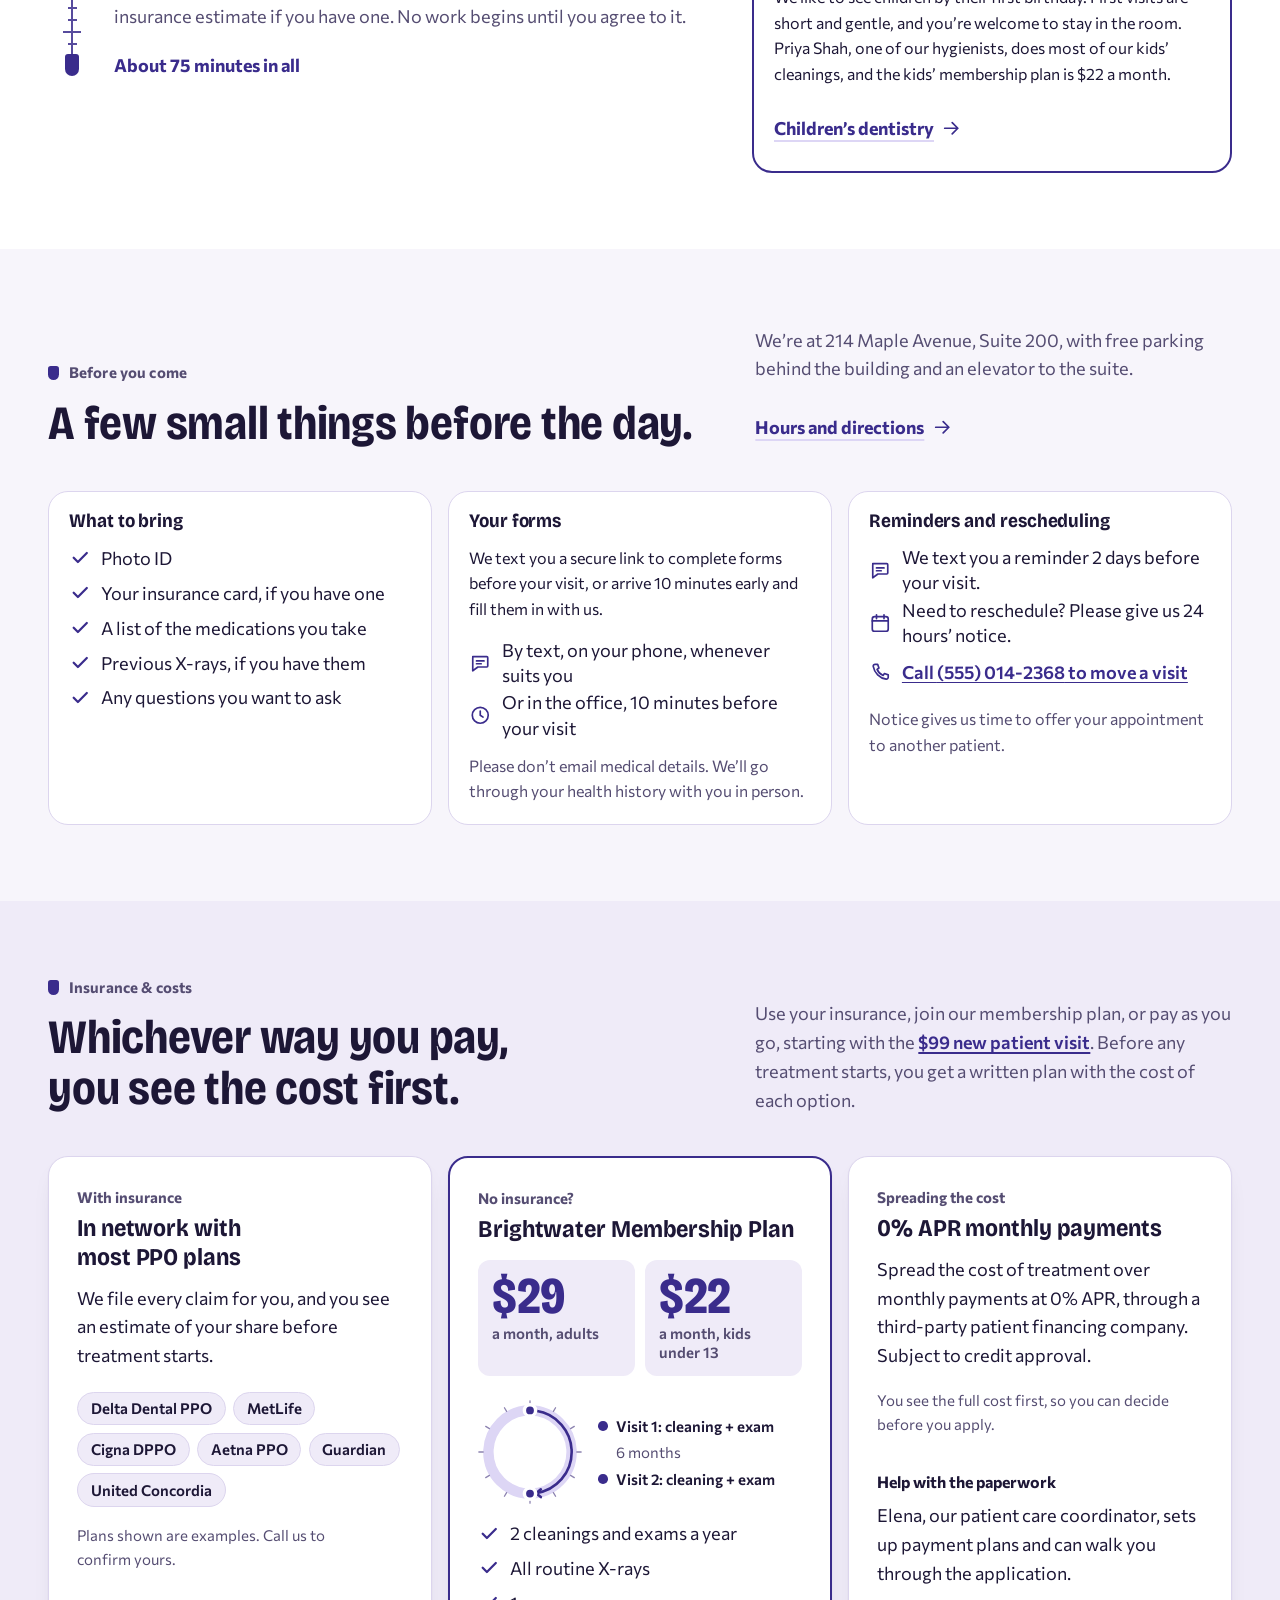
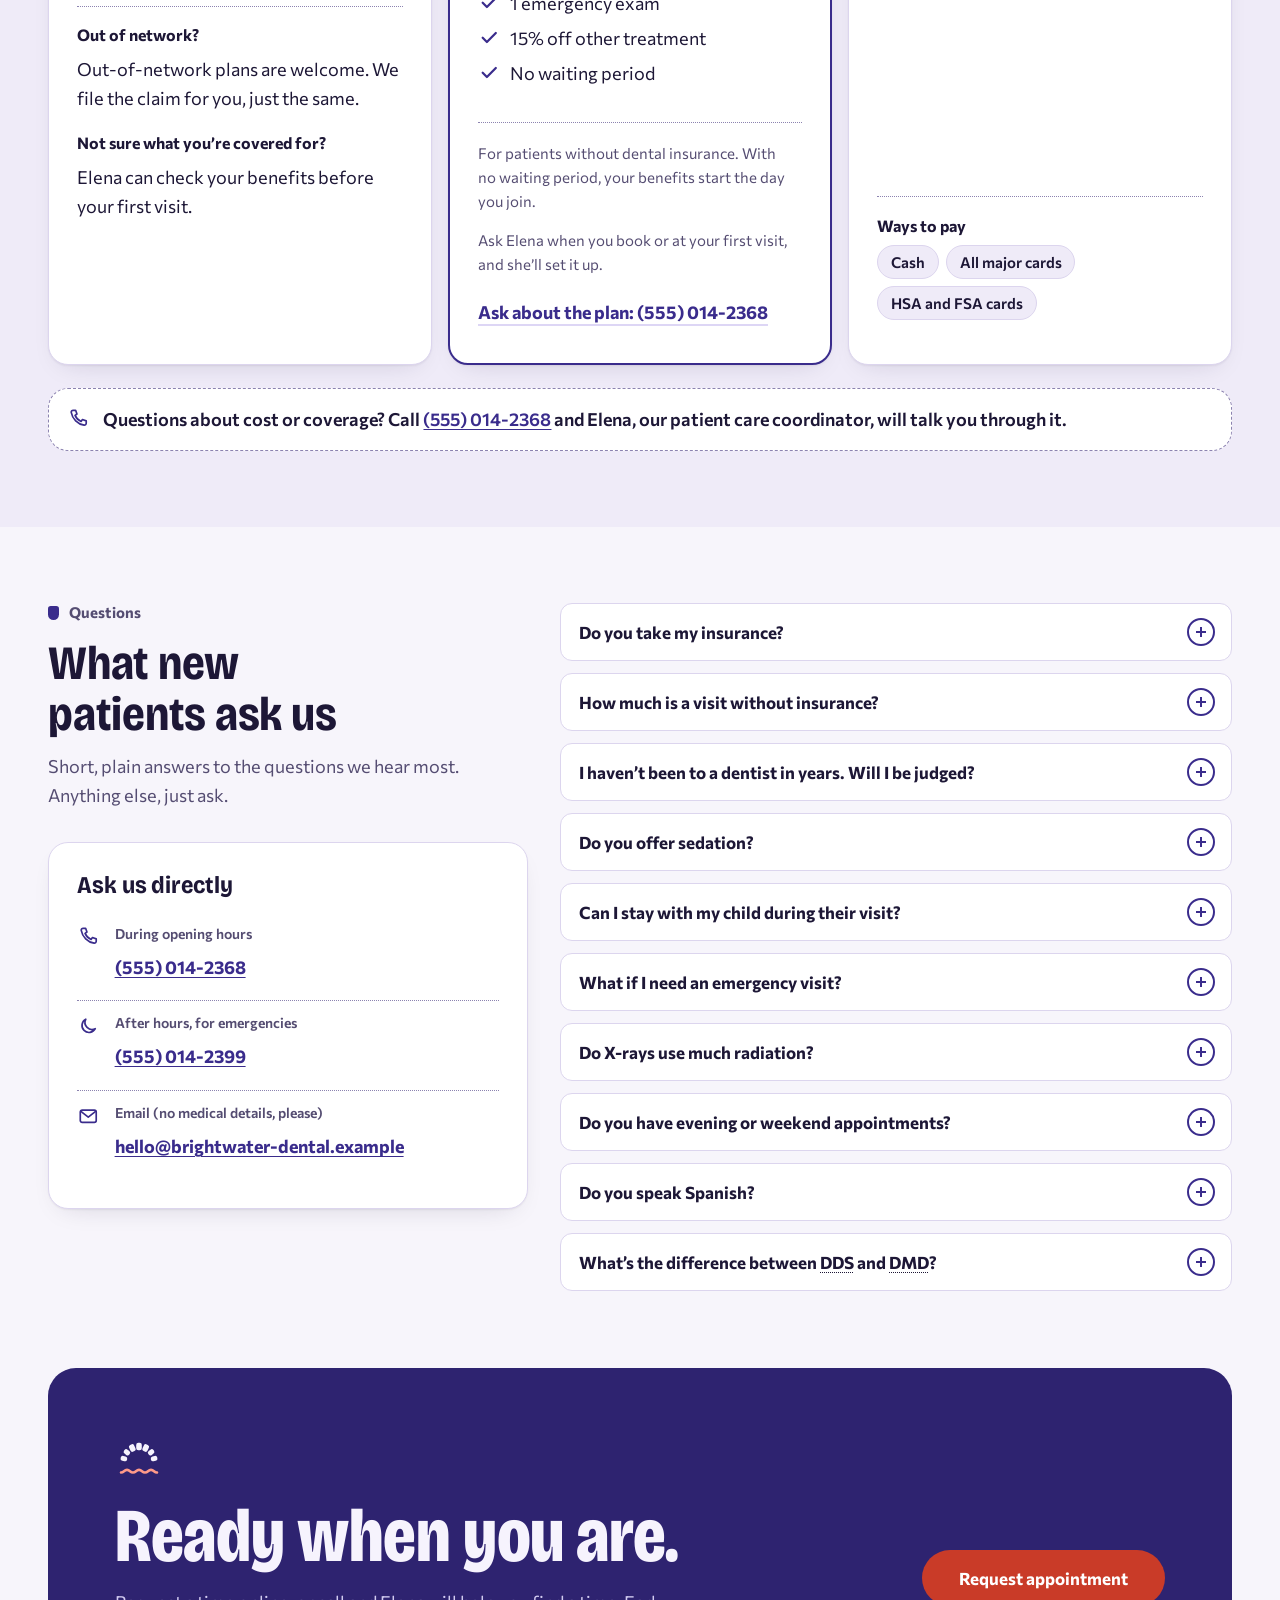
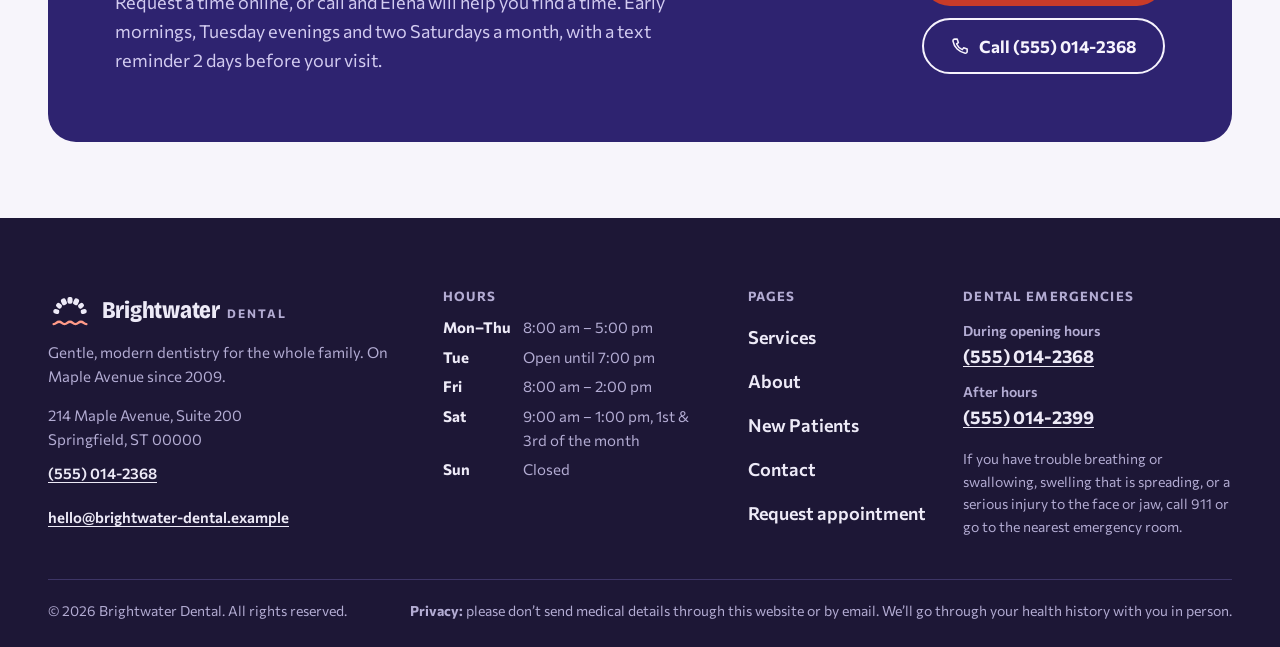
<file: dentist-website/new-patients.html>
<!doctype html>
<html lang="en">
<head>
  <meta charset="utf-8">
  <meta name="viewport" content="width=device-width, initial-scale=1, viewport-fit=cover">
  <meta name="claude:viewport-fit-sides" content="cover">
  <title>New patients: first visit, insurance and costs | Brightwater Dental</title>
  <meta name="description" content="Your first visit to Brightwater Dental, step by step: what to bring, PPO insurance, the $29 membership plan, the $99 new patient visit, financing and FAQs.">
  <link rel="canonical" href="https://www.brightwater-dental.example/new-patients.html">
  <meta name="theme-color" content="#F7F5FB" media="(prefers-color-scheme: light)">
  <meta name="theme-color" content="#110E20" media="(prefers-color-scheme: dark)">

  <!-- Open Graph / Twitter (og-image.png is 1200x630, rendered from assets/img/og-image.svg) -->
  <meta property="og:type" content="website">
  <meta property="og:site_name" content="Brightwater Dental">
  <meta property="og:locale" content="en_US">
  <meta property="og:title" content="New patients: first visit, insurance and costs | Brightwater Dental">
  <meta property="og:description" content="Your first visit to Brightwater Dental, step by step: what to bring, PPO insurance, the $29 membership plan, the $99 new patient visit, financing and FAQs.">
  <meta property="og:url" content="https://www.brightwater-dental.example/new-patients.html">
  <meta property="og:image" content="https://www.brightwater-dental.example/assets/img/og-image.png">
  <meta property="og:image:width" content="1200">
  <meta property="og:image:height" content="630">
  <meta property="og:image:alt" content="Brightwater Dental: a numbered dental chart beside the words Every tooth charted. Every cost explained. No rush.">
  <meta name="twitter:card" content="summary_large_image">
  <meta name="twitter:title" content="New patients: first visit, insurance and costs | Brightwater Dental">
  <meta name="twitter:description" content="Your first visit to Brightwater Dental, step by step: what to bring, PPO insurance, the $29 membership plan, the $99 new patient visit, financing and FAQs.">
  <meta name="twitter:image" content="https://www.brightwater-dental.example/assets/img/og-image.png">
  <meta name="twitter:image:alt" content="Brightwater Dental: a numbered dental chart beside the words Every tooth charted. Every cost explained. No rush.">

  <link rel="icon" href="assets/img/favicon.svg" type="image/svg+xml">
  <link rel="icon" href="assets/img/icon-192.png" type="image/png" sizes="192x192">
  <link rel="apple-touch-icon" href="assets/img/apple-touch-icon.png">
  <link rel="manifest" href="site.webmanifest">

  <link rel="preconnect" href="https://fonts.googleapis.com">
  <link rel="preconnect" href="https://fonts.gstatic.com" crossorigin>
  <link rel="stylesheet" href="https://fonts.googleapis.com/css2?family=Bricolage+Grotesque:opsz,wdth,wght@12..96,75..100,300..800&amp;family=Commissioner:wght@400;600;700&amp;family=Spline+Sans+Mono:wght@400;600&amp;display=swap">
  <link rel="stylesheet" href="assets/css/styles.css">
  <script>document.documentElement.classList.add('js');</script>
  <!-- JSON-LD: breadcrumb trail for this page. Names match the visible breadcrumbs (Home / New patients). -->
  <script type="application/ld+json">
  {
    "@context": "https://schema.org",
    "@type": "BreadcrumbList",
    "itemListElement": [
      { "@type": "ListItem", "position": 1, "name": "Home", "item": "https://www.brightwater-dental.example/" },
      { "@type": "ListItem", "position": 2, "name": "New patients", "item": "https://www.brightwater-dental.example/new-patients.html" }
    ]
  }
  </script>
  <!-- FAQPage: generated from the visible FAQ (#faq). If you edit a question or answer there, edit it here too, word for word. -->
  <script type="application/ld+json">
  {
    "@context": "https://schema.org",
    "@type": "FAQPage",
    "mainEntity": [
      {
        "@type": "Question",
        "name": "Do you take my insurance?",
        "acceptedAnswer": {
          "@type": "Answer",
          "text": "We are in network with most PPO plans, including Delta Dental PPO, MetLife, Cigna DPPO, Aetna PPO, Guardian and United Concordia. These are examples, so please call (555) 014-2368 to confirm yours. Out-of-network plans are welcome too, and we file the claim for you either way."
        }
      },
      {
        "@type": "Question",
        "name": "How much is a visit without insurance?",
        "acceptedAnswer": {
          "@type": "Answer",
          "text": "Your first visit is $99 if you pay for it yourself. That covers a comprehensive exam, X-rays and a cleaning. A deep cleaning is not included. For ongoing care without insurance, the Brightwater Membership Plan is $29 a month for adults or $22 a month for kids under 13. It includes two cleanings and exams a year, all routine X-rays, one emergency exam and 15% off other treatment, with no waiting period. Paying for a single visit instead? Call us and we’ll tell you the cost before you book."
        }
      },
      {
        "@type": "Question",
        "name": "I haven’t been to a dentist in years. Will I be judged?",
        "acceptedAnswer": {
          "@type": "Answer",
          "text": "No. If it has been years since your last visit, you won’t get a lecture. We start with a conversation about what worries you, show you your X-rays on screen, and explain each step before we start. Tell us when you book, and we’ll plan a slower first visit."
        }
      },
      {
        "@type": "Question",
        "name": "Do you offer sedation?",
        "acceptedAnswer": {
          "@type": "Answer",
          "text": "We offer nitrous oxide (laughing gas), which takes the edge off while you stay awake and able to talk to us. It is the only sedation we offer. Marcus Bell, RDH, is sedation-assist certified. We also numb the gum with gel before any injection, and we have noise-canceling headphones and weighted blankets if you would like them."
        }
      },
      {
        "@type": "Question",
        "name": "Can I stay with my child during their visit?",
        "acceptedAnswer": {
          "@type": "Answer",
          "text": "Yes, you’re welcome to stay in the room. We like to see children by their first birthday, and first visits are short and gentle. Priya Shah, RDH, does most of our kids’ cleanings, and the kids’ membership plan is $22 a month."
        }
      },
      {
        "@type": "Question",
        "name": "What if I need an emergency visit?",
        "acceptedAnswer": {
          "@type": "Answer",
          "text": "Call us. We keep same-day appointments for toothaches, broken teeth, lost fillings or crowns, and swelling. During opening hours, call (555) 014-2368. After hours, call (555) 014-2399. If you have trouble breathing or swallowing, swelling that is spreading, or a serious injury to the face or jaw, call 911 or go to the nearest emergency room."
        }
      },
      {
        "@type": "Question",
        "name": "Do X-rays use much radiation?",
        "acceptedAnswer": {
          "@type": "Answer",
          "text": "Very little. We use digital X-rays, which need far less radiation than older film X-rays, and we take only the ones your dentist needs. You see them on screen with us at the same visit. If you are pregnant or might be, please tell us before any X-rays."
        }
      },
      {
        "@type": "Question",
        "name": "Do you have evening or weekend appointments?",
        "acceptedAnswer": {
          "@type": "Answer",
          "text": "Yes. We’re open until 7:00 pm on Tuesdays, and from 9:00 am to 1:00 pm on the 1st and 3rd Saturday of the month. On weekdays we open at 8:00 am, so an appointment before work is an option too."
        }
      },
      {
        "@type": "Question",
        "name": "Do you speak Spanish?",
        "acceptedAnswer": {
          "@type": "Answer",
          "text": "Yes. Dr. Reyes speaks Spanish, and appointments are available in English or Spanish. Just let us know when you book. Se habla español."
        }
      },
      {
        "@type": "Question",
        "name": "What’s the difference between DDS and DMD?",
        "acceptedAnswer": {
          "@type": "Answer",
          "text": "None that affects your care. DDS (Doctor of Dental Surgery) and DMD (Doctor of Dental Medicine) are the same degree with the same training; dental schools simply use different names for it. Dr. Okafor is a DDS and Dr. Reyes is a DMD."
        }
      }
    ]
  }
  </script>
</head>
<body>
  <aside aria-label="Template notice"><div class="template-notice" data-template-notice>Template preview — Brightwater Dental is a placeholder practice. Replace names, contact details and sample reviews before launch.</div></aside>
  <a class="skip-link" href="#main">Skip to main content</a>

  <!-- Icon sprite: inline so icons follow the theme (currentColor) and work from file://. Source copy: assets/img/icons.svg.
       Pages that show mini-charts (index, services, 404) also carry the mini-chart symbol sprite right after this one. -->
  <svg class="sprite" aria-hidden="true" focusable="false" xmlns="http://www.w3.org/2000/svg">
    <symbol id="bm" viewBox="0 0 48 44"><g class="bm-teeth"><rect x="-2.5" y="-3.3" width="5" height="6.6" rx="2.2" transform="translate(8.9 23.6) rotate(282.9)"/><rect x="-2.5" y="-3.3" width="5" height="6.6" rx="2.2" transform="translate(11.9 17.3) rotate(308.6)"/><rect x="-2.8" y="-3.7" width="5.6" height="7.4" rx="2.2" transform="translate(17.3 13) rotate(334.3)"/><rect x="-2.8" y="-3.7" width="5.6" height="7.4" rx="2.2" transform="translate(24 11.5)"/><rect x="-2.8" y="-3.7" width="5.6" height="7.4" rx="2.2" transform="translate(30.7 13) rotate(25.7)"/><rect x="-2.5" y="-3.3" width="5" height="6.6" rx="2.2" transform="translate(36.1 17.3) rotate(51.4)"/><rect x="-2.5" y="-3.3" width="5" height="6.6" rx="2.2" transform="translate(39.1 23.6) rotate(77.1)"/></g><path class="bm-wave" d="M6 37.5c3 0 3-2.6 6-2.6s3 2.6 6 2.6 3-2.6 6-2.6 3 2.6 6 2.6 3-2.6 6-2.6 3 2.6 6 2.6"/></symbol>
    <symbol id="i-phone" viewBox="0 0 24 24"><path d="M6.6 3.5h2.6l1.4 4-2 1.5a12 12 0 0 0 6.4 6.4l1.5-2 4 1.4v2.6a2 2 0 0 1-2.2 2A17 17 0 0 1 4.5 5.7a2 2 0 0 1 2.1-2.2z"/></symbol>
    <symbol id="i-arrow" viewBox="0 0 24 24"><path d="M5 12h14M13 6l6 6-6 6"/></symbol>
    <symbol id="i-check" viewBox="0 0 24 24"><path d="M5 12.5 9.5 17 19 7.5"/></symbol>
    <symbol id="i-tooth" viewBox="0 0 24 24"><path d="M7.5 3.5C5 3.5 3.5 5.6 3.5 8.2c0 2.3.9 3.6 1.4 5.6.6 2.6.8 6.7 2.6 6.7 1.7 0 1.6-4.8 3.1-4.8h2.8c1.5 0 1.4 4.8 3.1 4.8 1.8 0 2-4.1 2.6-6.7.5-2 1.4-3.3 1.4-5.6 0-2.6-1.5-4.7-4-4.7-1.9 0-2.6 1.1-4.5 1.1S9.4 3.5 7.5 3.5z"/></symbol>
    <symbol id="i-moon" viewBox="0 0 24 24"><path d="M19.5 14.6A7.5 7.5 0 0 1 9.4 4.5a7.5 7.5 0 1 0 10.1 10.1z"/></symbol>
    <symbol id="i-receipt" viewBox="0 0 24 24"><path d="M6.5 3.5h11v17l-1.85-1.2-1.85 1.2-1.8-1.2-1.85 1.2-1.8-1.2-1.85 1.2z"/><path d="M9.5 8h5M9.5 11.5h5M9.5 15h3"/></symbol>
    <symbol id="i-shield" viewBox="0 0 24 24"><path d="M12 3.5 19 6.2v5.3c0 4.3-2.9 7.6-7 9-4.1-1.4-7-4.7-7-9V6.2z"/><path d="m9 12 2.2 2.2 4-4.2"/></symbol>
    <symbol id="i-chat" viewBox="0 0 24 24"><path d="M4 5h15a1 1 0 0 1 1 1v9a1 1 0 0 1-1 1H9.5L4 20V6a1 1 0 0 1 1-1z"/><path d="M8 9.5h8M8 12.5h5"/></symbol>
    <symbol id="i-parking" viewBox="0 0 24 24"><rect x="4" y="4" width="16" height="16" rx="3.5"/><path d="M10 16.5v-9h3.2a2.6 2.6 0 0 1 0 5.2H10"/></symbol>
    <symbol id="i-lift" viewBox="0 0 24 24"><rect x="5" y="3" width="14" height="18" rx="2.5"/><path d="M9.5 10.2 12 7.5l2.5 2.7M9.5 13.8 12 16.5l2.5-2.7"/></symbol>
    <symbol id="i-pin" viewBox="0 0 24 24"><path d="M12 21s-6.5-6.2-6.5-11.2a6.5 6.5 0 0 1 13 0C18.5 14.8 12 21 12 21z"/><circle cx="12" cy="9.8" r="2.4"/></symbol>
    <symbol id="i-clock" viewBox="0 0 24 24"><circle cx="12" cy="12" r="8.5"/><path d="M12 7.5V12l3 2"/></symbol>
    <symbol id="i-calendar" viewBox="0 0 24 24"><rect x="3.5" y="5" width="17" height="15.5" rx="2.5"/><path d="M3.5 9.5h17M8 3v4M16 3v4"/></symbol>
    <symbol id="i-mail" viewBox="0 0 24 24"><rect x="3.5" y="5.5" width="17" height="13" rx="2"/><path d="m4.5 7 7.5 6 7.5-6"/></symbol>
    <symbol id="i-info" viewBox="0 0 24 24"><circle cx="12" cy="12" r="8.5"/><path d="M12 11v5M12 7.8v.1"/></symbol>
    <symbol id="i-alert" viewBox="0 0 24 24"><path d="M12 4.2 21 19.5H3z"/><path d="M12 10v4.2M12 17v.2"/></symbol>
    <symbol id="i-smile" viewBox="0 0 24 24"><circle cx="12" cy="12" r="8.5"/><path d="M8.5 13.5a4 4 0 0 0 7 0M9.3 9.6v.1M14.7 9.6v.1"/></symbol>
    <symbol id="i-screen" viewBox="0 0 24 24"><rect x="3" y="4.5" width="18" height="12" rx="2"/><path d="M8.5 20h7M12 16.5V20"/></symbol>
    <symbol id="i-headphones" viewBox="0 0 24 24"><path d="M4.5 15v-3a7.5 7.5 0 0 1 15 0v3"/><rect x="3.5" y="14" width="4" height="6.5" rx="1.6"/><rect x="16.5" y="14" width="4" height="6.5" rx="1.6"/></symbol>
    <symbol id="i-blanket" viewBox="0 0 24 24"><path d="M3 8.5c3 0 3-2 6-2s3 2 6 2 3-2 6-2M3 12.5c3 0 3-2 6-2s3 2 6 2 3-2 6-2M3 16.5c3 0 3-2 6-2s3 2 6 2 3-2 6-2"/></symbol>
    <symbol id="i-air" viewBox="0 0 24 24"><path d="M3 8.5h10.5a2.75 2.75 0 1 0-2.75-2.75M3 12.5h14.5a2.75 2.75 0 1 1-2.75 2.75M3 16.5h6.5"/></symbol>
    <symbol id="i-drop" viewBox="0 0 24 24"><path d="M12 3.5s6 6.4 6 10.5a6 6 0 0 1-12 0c0-4.1 6-10.5 6-10.5z"/><path d="M9.2 14.6a2.9 2.9 0 0 0 2.4 2.6"/></symbol>
  </svg>

  <!-- HEADER. Current page: add aria-current="page" to the ONE matching link in .nav-links
       (services.html, about.html, new-patients.html or contact.html). On index.html put it on the .brand link instead.
       404.html gets no aria-current. Do not add it anywhere else. -->
  <header class="site-header">
    <div class="wrap header-inner">
      <a class="brand" href="index.html">
        <svg class="brand-mark" viewBox="0 0 48 44" aria-hidden="true" focusable="false"><use href="#bm"/></svg>
        <span class="brand-text"><span class="brand-name">Brightwater</span> <span class="brand-sub">Dental</span></span>
      </a>
      <a class="header-call" href="tel:+15550142368">
        <svg class="icon" aria-hidden="true" focusable="false"><use href="#i-phone"/></svg>
        <span class="hc-label">Call</span><span class="sr-only"> the office, (555) 014-2368</span>
      </a>
      <button class="nav-toggle" type="button" aria-expanded="false" aria-controls="site-nav" data-nav-toggle>
        <span class="nav-toggle-bars" aria-hidden="true"></span>
        <span class="nav-toggle-label">Menu</span>
      </button>

      <nav class="site-nav" id="site-nav" aria-label="Main">
        <ul class="nav-links" role="list">
          <li><a href="services.html">Services</a></li>
          <li><a href="about.html">About</a></li>
          <li><a href="new-patients.html" aria-current="page">New Patients</a></li>
          <li><a href="contact.html">Contact</a></li>
        </ul>
        <div class="nav-actions">
          <a class="nav-phone" href="tel:+15550142368">
            <svg class="icon" aria-hidden="true" focusable="false"><use href="#i-phone"/></svg>
            <span class="np-label">During opening hours</span>
            <span>(555) 014-2368</span>
          </a>
          <a class="nav-after" href="tel:+15550142399">
            <svg class="icon" aria-hidden="true" focusable="false"><use href="#i-phone"/></svg>
            <span class="np-label">After hours, for emergencies</span>
            <span>(555) 014-2399</span>
          </a>
          <a class="btn btn-primary" href="contact.html#request">Request appointment</a>
        </div>
      </nav>
    </div>
  </header>
  <main id="main">

    <!-- PAGE HEAD: breadcrumbs, h1, lede, jump links, and a chart-form card of first-visit facts -->
    <header class="page-head">
      <div class="wrap page-head-grid">
        <div>
          <nav class="breadcrumbs" aria-label="Breadcrumb">
            <ol>
              <li><a href="index.html">Home</a></li>
              <li><span aria-current="page">New patients</span></li>
            </ol>
          </nav>
          <h1><span class="ht-line">Your first visit, step by step.</span> <span class="ht-line ht-soft">No surprises.</span></h1>
          <p class="lede">What happens at your first appointment, what to bring, and how insurance, our membership plan and the $99 new patient visit work. Still have a question? Call <a class="text-link nowrap" href="tel:+15550142368">(555) 014-2368</a> and Elena will talk it through.</p>
          <nav class="jump-links" aria-label="On this page">
            <ul role="list">
              <li><a href="#new-patient-offer">$99 visit</a></li>
              <li><a href="#what-to-bring">What to bring</a></li>
              <li><a href="#forms">Forms</a></li>
              <li><a href="#insurance">Insurance</a></li>
              <li><a href="#membership">Membership</a></li>
              <li><a href="#financing">Financing</a></li>
              <li><a href="#faq">Questions</a></li>
            </ul>
          </nav>
        </div>
        <dl class="chart-form chart-form--card">
          <div><dt>First visit</dt><dd><a href="#first-visit">About 75 minutes</a></dd></div>
          <div><dt>Without insurance</dt><dd><a href="#new-patient-offer">$99 new-patient visit</a></dd></div>
          <div><dt>Bring</dt><dd><a href="#what-to-bring">Photo ID and insurance card</a></dd></div>
        </dl>
      </div>
    </header>

    <!-- FIRST VISIT: the five steps on the probe ruler, the $99 appointment card and the note for parents -->
    <section class="section section--surface" id="first-visit" aria-labelledby="first-visit-title">
      <div class="wrap">
        <div class="section-head section-head--split">
          <div>
            <p class="eyebrow">Your first visit</p>
            <h2 class="h2-pen" id="first-visit-title">Five steps, about 75 minutes.</h2>
          </div>
          <p class="muted">Every first visit follows the same order, so you always know what comes next. You leave knowing where your teeth stand, what (if anything) needs doing, and what it would cost.</p>
        </div>

        <div class="split np-fv">
          <div class="probe">
            <ol class="steps" role="list">
              <li class="step">
                <span class="step-n" aria-hidden="true">1</span>
                <div class="step-body">
                  <h3>Arrive 10 minutes early</h3>
                  <p>Or complete your forms before you come, using the secure link we text you. Bring your photo ID, your insurance card, a list of your medications and any previous <span class="nowrap">X-rays</span>.</p>
                </div>
              </li>
              <li class="step">
                <span class="step-n" aria-hidden="true">2</span>
                <div class="step-body">
                  <h3>We talk first</h3>
                  <p>About what you would like from your teeth, and anything that worries you. Nervous? Tell us when you book, and we’ll plan a slower first visit with time to talk before anything starts.</p>
                </div>
              </li>
              <li class="step">
                <span class="step-n" aria-hidden="true">3</span>
                <div class="step-body">
                  <h3><span class="nowrap">X-rays</span> and photos, on screen</h3>
                  <p>Low-radiation digital <span class="nowrap">X-rays</span> and close-up photos of your teeth, shown on a screen so you see what we see.</p>
                </div>
              </li>
              <li class="step">
                <span class="step-n" aria-hidden="true">4</span>
                <div class="step-body">
                  <h3>Exam and cleaning</h3>
                  <p>A full exam with Dr. Okafor or Dr. Reyes, including an oral cancer screening, and a cleaning with one of our hygienists. If you need a deep cleaning, we explain why and what it costs before booking it.</p>
                </div>
              </li>
              <li class="step">
                <span class="step-n" aria-hidden="true">5</span>
                <div class="step-body">
                  <h3>A clear plan, with costs</h3>
                  <p>What needs doing, what can wait, and what each option costs, with your insurance estimate if you have one. No work begins until you agree to it.</p>
                </div>
              </li>
            </ol>
            <p class="probe-end">About 75 minutes in all</p>
          </div>

          <div class="np-fv-aside">
            <!-- NEW-PATIENT OFFER: the $99 self-pay visit, as an appointment card with a tear-off stub -->
            <article class="appt-card" id="new-patient-offer" aria-labelledby="offer-title">
              <div class="appt-head" aria-hidden="true"><span>Brightwater Dental</span><span>Appointment card</span></div>
              <div class="appt-body">
                <p class="appt-kicker">No insurance? Start here.</p>
                <h3 class="appt-title" id="offer-title">New patient visit</h3>
                <p class="price"><span class="price-amount">$99</span> <span class="price-unit">self-pay, first visit</span></p>
                <dl class="appt-fields">
                  <div><dt>Includes</dt><dd>Comprehensive exam, <span class="nowrap">X-rays</span> and cleaning</dd></div>
                  <div><dt>Length</dt><dd>About 75 minutes</dd></div>
                  <div><dt>Not included</dt><dd>Deep cleaning, if you need one</dd></div>
                </dl>
                <a class="btn btn-primary btn-block" href="contact.html?reason=new99#request">Request the $99 visit</a>
              </div>
              <p class="appt-stub">Need to move it? Please give us 24 hours’ notice. We text a reminder 2 days before.</p>
            </article>

            <div class="note-card note-card--pen" id="kids-first-visit">
              <h3>Bringing your child?</h3>
              <p>We like to see children by their first birthday. First visits are short and gentle, and you’re welcome to stay in the room. Priya Shah, one of our hygienists, does most of our kids’ cleanings, and the kids’ membership plan is $22 a month.</p>
              <a class="link-arrow" href="services.html#kids">Children’s dentistry <svg class="icon" aria-hidden="true" focusable="false"><use href="#i-arrow"/></svg></a>
            </div>
          </div>
        </div>
      </div>
    </section>

    <!-- BEFORE YOU COME: what to bring, forms (no downloads: a texted secure link, or 10 minutes early), reminders and rescheduling -->
    <section class="section" id="before" aria-labelledby="before-title">
      <div class="wrap">
        <div class="section-head section-head--split">
          <div>
            <p class="eyebrow">Before you come</p>
            <h2 id="before-title">A few small things before the day.</h2>
          </div>
          <div>
            <p class="muted">We’re at 214 Maple Avenue, Suite 200, with free parking behind the building and an elevator to the suite.</p>
            <a class="link-arrow" href="contact.html#visit">Hours and directions <svg class="icon" aria-hidden="true" focusable="false"><use href="#i-arrow"/></svg></a>
          </div>
        </div>

        <div class="cards np-before">
          <div class="note-card" id="what-to-bring">
            <h3>What to bring</h3>
            <ul class="checklist" role="list">
              <li><svg class="icon" aria-hidden="true" focusable="false"><use href="#i-check"/></svg>Photo ID</li>
              <li><svg class="icon" aria-hidden="true" focusable="false"><use href="#i-check"/></svg>Your insurance card, if you have one</li>
              <li><svg class="icon" aria-hidden="true" focusable="false"><use href="#i-check"/></svg>A list of the medications you take</li>
              <li><svg class="icon" aria-hidden="true" focusable="false"><use href="#i-check"/></svg>Previous X-rays, if you have them</li>
              <li><svg class="icon" aria-hidden="true" focusable="false"><use href="#i-check"/></svg>Any questions you want to ask</li>
            </ul>
          </div>

          <!-- OWNER: if you don't send patients a secure forms link by text, rewrite this card (and the matching lines on index.html,
               contact.html and new-patients step 1) to describe how forms work at your practice. -->
          <div class="note-card" id="forms">
            <h3>Your forms</h3>
            <p>We text you a secure link to complete forms before your visit, or arrive 10 minutes early and fill them in with us.</p>
            <ul class="icon-list" role="list">
              <li><svg class="icon" aria-hidden="true" focusable="false"><use href="#i-chat"/></svg>By text, on your phone, whenever suits you</li>
              <li><svg class="icon" aria-hidden="true" focusable="false"><use href="#i-clock"/></svg>Or in the office, 10 minutes before your visit</li>
            </ul>
            <p class="small muted">Please don’t email medical details. We’ll go through your health history with you in person.</p>
          </div>

          <div class="note-card" id="policies">
            <h3>Reminders and rescheduling</h3>
            <ul class="icon-list" role="list">
              <li><svg class="icon" aria-hidden="true" focusable="false"><use href="#i-chat"/></svg>We text you a reminder 2 days before your visit.</li>
              <li><svg class="icon" aria-hidden="true" focusable="false"><use href="#i-calendar"/></svg>Need to reschedule? Please give us 24 hours’ notice.</li>
              <li><svg class="icon" aria-hidden="true" focusable="false"><use href="#i-phone"/></svg><a href="tel:+15550142368"><span>Call <span class="nowrap">(555) 014-2368</span> to move a visit</span></a></li>
            </ul>
            <p class="small muted">Notice gives us time to offer your appointment to another patient.</p>
          </div>
        </div>
      </div>
    </section>

    <!-- INSURANCE, MEMBERSHIP, FINANCING, PAYMENT: three cards side by side on desktop -->
    <section class="section section--tint" id="costs" aria-labelledby="costs-title">
      <div class="wrap">
        <div class="section-head section-head--split">
          <div>
            <p class="eyebrow">Insurance &amp; costs</p>
            <h2 id="costs-title">Whichever way you pay, you see the cost first.</h2>
          </div>
          <p class="muted">Use your insurance, join our membership plan, or pay as you go, starting with the <a class="text-link" href="#new-patient-offer">$99 new patient visit</a>. Before any treatment starts, you get a written plan with the cost of each option.</p>
        </div>

        <div class="pay-grid">
          <article class="plan-card" id="insurance" aria-labelledby="insurance-title">
            <p class="plan-kicker">With insurance</p>
            <h3 id="insurance-title">In network with most PPO plans</h3>
            <p>We file every claim for you, and you see an estimate of your share before treatment starts.</p>
            <!-- OWNER: verify this example plan list before launch. -->
            <ul class="chips" role="list" aria-label="Examples of plans we accept">
              <li>Delta Dental PPO</li>
              <li>MetLife</li>
              <li>Cigna DPPO</li>
              <li>Aetna PPO</li>
              <li>Guardian</li>
              <li>United Concordia</li>
            </ul>
            <p class="plan-note">Plans shown are examples. Call us to confirm yours.</p>
            <div class="plan-rule">
              <h4>Out of network?</h4>
              <p>Out-of-network plans are welcome. We file the claim for you, just the same.</p>
              <h4>Not sure what you’re covered for?</h4>
              <p>Elena can check your benefits before your first visit.</p>
            </div>
          </article>

          <article class="plan-card plan-card--feature" id="membership" aria-labelledby="membership-title">
            <p class="plan-kicker">No insurance?</p>
            <h3 id="membership-title">Brightwater Membership Plan</h3>
            <div class="price-pair">
              <p class="price"><span class="price-amount">$29</span><span class="price-unit">a month, adults</span></p>
              <p class="price"><span class="price-amount">$22</span><span class="price-unit">a month, kids under 13</span></p>
            </div>
            <div class="recall">
              <svg class="ring" viewBox="0 0 120 120" aria-hidden="true" focusable="false">
                <circle class="ring-track" cx="60" cy="60" r="48"/>
                <g class="ring-ticks"><line x1="60" y1="6" x2="60" y2="1"/><line x1="87" y1="13.2" x2="89.5" y2="8.9"/><line x1="106.8" y1="33" x2="111.1" y2="30.5"/><line x1="114" y1="60" x2="119" y2="60"/><line x1="106.8" y1="87" x2="111.1" y2="89.5"/><line x1="87" y1="106.8" x2="89.5" y2="111.1"/><line x1="60" y1="114" x2="60" y2="119"/><line x1="33" y1="106.8" x2="30.5" y2="111.1"/><line x1="13.2" y1="87" x2="8.9" y2="89.5"/><line x1="6" y1="60" x2="1" y2="60"/><line x1="13.2" y1="33" x2="8.9" y2="30.5"/><line x1="33" y1="13.2" x2="30.5" y2="8.9"/></g>
                <path class="ring-arc" d="M67 12.5A48 48 0 0 1 67 107.5"/>
                <path class="ring-head" d="M72.5 103l-5.5 4.5 5.5 4.5"/>
                <circle class="ring-dot" cx="60" cy="12" r="6.5"/>
                <circle class="ring-dot" cx="60" cy="108" r="6.5"/>
              </svg>
              <ol class="recall-steps" role="list">
                <li>Visit 1: cleaning + exam</li>
                <li class="is-gap">6 months</li>
                <li>Visit 2: cleaning + exam</li>
              </ol>
            </div>
            <ul class="checklist" role="list">
              <li><svg class="icon" aria-hidden="true" focusable="false"><use href="#i-check"/></svg>2 cleanings and exams a year</li>
              <li><svg class="icon" aria-hidden="true" focusable="false"><use href="#i-check"/></svg>All routine X-rays</li>
              <li><svg class="icon" aria-hidden="true" focusable="false"><use href="#i-check"/></svg>1 emergency exam</li>
              <li><svg class="icon" aria-hidden="true" focusable="false"><use href="#i-check"/></svg>15% off other treatment</li>
              <li><svg class="icon" aria-hidden="true" focusable="false"><use href="#i-check"/></svg>No waiting period</li>
            </ul>
            <div class="plan-foot">
              <div class="plan-rule">
                <p class="plan-note">For patients without dental insurance. With no waiting period, your benefits start the day you join.</p>
                <p class="plan-note">Ask Elena when you book or at your first visit, and she’ll set it up.</p>
                <!-- OWNER: add how billing works (monthly or yearly), any minimum term and how to cancel. -->
                <a class="link-arrow" href="tel:+15550142368"><span>Ask about the plan: <span class="nowrap">(555) 014-2368</span></span></a>
              </div>
            </div>
          </article>

          <article class="plan-card" id="financing" aria-labelledby="financing-title">
            <p class="plan-kicker">Spreading the cost</p>
            <!-- OWNER: confirm the financing terms with your lender and add any required disclosures (for example deferred interest or promo length). -->
            <h3 id="financing-title">0% APR monthly payments</h3>
            <p>Spread the cost of treatment over monthly payments at 0% APR, through a third-party patient financing company. Subject to credit approval.</p>
            <p class="plan-note">You see the full cost first, so you can decide before you apply.</p>
            <h4>Help with the paperwork</h4>
            <p>Elena, our patient care coordinator, sets up payment plans and can walk you through the application.</p>
            <div class="plan-foot" id="payment">
              <div class="plan-rule">
                <h4>Ways to pay</h4>
                <ul class="chips" role="list" aria-label="Payment methods we accept">
                  <li>Cash</li>
                  <li>All major cards</li>
                  <li>HSA and FSA cards</li>
                </ul>
              </div>
            </div>
          </article>
        </div>
        <p class="help-note np-costs-help"><svg class="icon" aria-hidden="true" focusable="false"><use href="#i-phone"/></svg><span>Questions about cost or coverage? Call <a class="nowrap" href="tel:+15550142368">(555) 014-2368</a> and Elena, our patient care coordinator, will talk you through it.</span></p>
      </div>
    </section>

    <!-- FAQ: native details/summary. The FAQPage JSON-LD in <head> must match this visible text word for word. -->
    <section class="section" id="faq" aria-labelledby="faq-title">
      <div class="wrap np-faq">
        <div class="np-faq-head">
          <p class="eyebrow">Questions</p>
          <h2 id="faq-title">What new patients ask us</h2>
          <p class="muted">Short, plain answers to the questions we hear most. Anything else, just ask.</p>
        </div>

        <div class="faq">
          <details class="faq-item">
            <summary>Do you take my insurance?</summary>
            <div class="faq-a">
              <p>We are in network with most PPO plans, including Delta Dental PPO, MetLife, Cigna DPPO, Aetna PPO, Guardian and United Concordia. These are examples, so please call <a class="text-link nowrap" href="tel:+15550142368">(555) 014-2368</a> to confirm yours. Out-of-network plans are welcome too, and we file the claim for you either way.</p>
            </div>
          </details>
          <details class="faq-item">
            <summary>How much is a visit without insurance?</summary>
            <div class="faq-a">
              <p>Your first visit is $99 if you pay for it yourself. That covers a comprehensive exam, <span class="nowrap">X-rays</span> and a cleaning. A deep cleaning is not included.</p>
              <p>For ongoing care without insurance, the Brightwater Membership Plan is $29 a month for adults or $22 a month for kids under 13. It includes two cleanings and exams a year, all routine <span class="nowrap">X-rays</span>, one emergency exam and 15% off other treatment, with no waiting period. Paying for a single visit instead? Call us and we’ll tell you the cost before you book.</p>
              <!-- OWNER: add the self-pay price of a child’s visit, or say whether the $99 new patient visit applies to children. -->
            </div>
          </details>
          <details class="faq-item">
            <summary>I haven’t been to a dentist in years. Will I be judged?</summary>
            <div class="faq-a">
              <p>No. If it has been years since your last visit, you won’t get a lecture. We start with a conversation about what worries you, show you your <span class="nowrap">X-rays</span> on screen, and explain each step before we start. Tell us when you book, and we’ll plan a slower first visit.</p>
            </div>
          </details>
          <details class="faq-item">
            <summary>Do you offer sedation?</summary>
            <div class="faq-a">
              <p>We offer nitrous oxide (laughing gas), which takes the edge off while you stay awake and able to talk to us. It is the only sedation we offer. Marcus Bell, <abbr title="Registered Dental Hygienist">RDH</abbr>, is sedation-assist certified.</p>
              <p>We also numb the gum with gel before any injection, and we have noise-canceling headphones and weighted blankets if you would like them.</p>
            </div>
          </details>
          <details class="faq-item">
            <summary>Can I stay with my child during their visit?</summary>
            <div class="faq-a">
              <p>Yes, you’re welcome to stay in the room. We like to see children by their first birthday, and first visits are short and gentle. Priya Shah, <abbr title="Registered Dental Hygienist">RDH</abbr>, does most of our kids’ cleanings, and the kids’ membership plan is $22 a month.</p>
            </div>
          </details>
          <details class="faq-item">
            <summary>What if I need an emergency visit?</summary>
            <div class="faq-a">
              <p>Call us. We keep same-day appointments for toothaches, broken teeth, lost fillings or crowns, and swelling. During opening hours, call <a class="text-link nowrap" href="tel:+15550142368">(555) 014-2368</a>. After hours, call <a class="text-link nowrap" href="tel:+15550142399">(555) 014-2399</a>.</p>
              <div class="callout callout--alert"><svg class="icon" aria-hidden="true" focusable="false"><use href="#i-alert"/></svg><div><p>If you have trouble breathing or swallowing, swelling that is spreading, or a serious injury to the face or jaw, call 911 or go to the nearest emergency room.</p></div></div>
            </div>
          </details>
          <details class="faq-item">
            <summary>Do X-rays use much radiation?</summary>
            <div class="faq-a">
              <p>Very little. We use digital <span class="nowrap">X-rays</span>, which need far less radiation than older film <span class="nowrap">X-rays</span>, and we take only the ones your dentist needs. You see them on screen with us at the same visit. If you are pregnant or might be, please tell us before any <span class="nowrap">X-rays</span>.</p>
            </div>
          </details>
          <details class="faq-item">
            <summary>Do you have evening or weekend appointments?</summary>
            <div class="faq-a">
              <p>Yes. We’re open until 7:00 pm on Tuesdays, and from 9:00 am to 1:00 pm on the 1st and 3rd Saturday of the month. On weekdays we open at 8:00 am, so an appointment before work is an option too.</p>
            </div>
          </details>
          <details class="faq-item">
            <summary>Do you speak Spanish?</summary>
            <div class="faq-a">
              <p>Yes. Dr. Reyes speaks Spanish, and appointments are available in English or Spanish. Just let us know when you book. <span lang="es">Se habla español.</span></p>
            </div>
          </details>
          <details class="faq-item">
            <summary><span>What’s the difference between <abbr title="Doctor of Dental Surgery">DDS</abbr> and <abbr title="Doctor of Dental Medicine">DMD</abbr>?</span></summary>
            <div class="faq-a">
              <p>None that affects your care. DDS (Doctor of Dental Surgery) and DMD (Doctor of Dental Medicine) are the same degree with the same training; dental schools simply use different names for it. Dr. Okafor is a <abbr title="Doctor of Dental Surgery">DDS</abbr> and Dr. Reyes is a <abbr title="Doctor of Dental Medicine">DMD</abbr>.</p>
            </div>
          </details>
        </div>

        <div class="contact-card np-faq-contact">
          <h3>Ask us directly</h3>
          <ul class="contact-list" role="list">
            <li><svg class="icon" aria-hidden="true" focusable="false"><use href="#i-phone"/></svg><div><span class="cl-label">During opening hours</span><a class="nowrap" href="tel:+15550142368">(555) 014-2368</a></div></li>
            <li><svg class="icon" aria-hidden="true" focusable="false"><use href="#i-moon"/></svg><div><span class="cl-label">After hours, for emergencies</span><a class="nowrap" href="tel:+15550142399">(555) 014-2399</a></div></li>
            <li><svg class="icon" aria-hidden="true" focusable="false"><use href="#i-mail"/></svg><div><span class="cl-label">Email (no medical details, please)</span><a href="mailto:hello@brightwater-dental.example">hello@brightwater-dental.example</a></div></li>
          </ul>
        </div>
      </div>
    </section>

    <!-- CLOSING CTA -->
    <section class="section section--flush" id="book" aria-labelledby="closing-title">
      <div class="wrap">
        <div class="closing-panel">
          <div>
            <svg class="closing-seal" viewBox="0 0 48 44" aria-hidden="true" focusable="false"><use href="#bm"/></svg>
            <h2 id="closing-title">Ready when you are.</h2>
            <p>Request a time online, or call and Elena will help you find a time. Early mornings, Tuesday evenings and two Saturdays a month, with a text reminder 2 days before your visit.</p>
          </div>
          <div class="closing-ctas">
            <a class="btn btn-primary btn-lg" href="contact.html#request">Request appointment</a>
            <a class="btn btn-on-band btn-lg" href="tel:+15550142368">
              <svg class="icon" aria-hidden="true" focusable="false"><use href="#i-phone"/></svg>
              <span>Call <span class="nowrap">(555) 014-2368</span></span>
            </a>
          </div>
        </div>
      </div>
    </section>
  </main>

  <footer class="site-footer">
    <div class="wrap footer-grid">
      <div class="f-brand">
        <a class="brand" href="index.html">
          <svg class="brand-mark" viewBox="0 0 48 44" aria-hidden="true" focusable="false"><use href="#bm"/></svg>
          <span class="brand-text"><span class="brand-name">Brightwater</span> <span class="brand-sub">Dental</span></span>
        </a>
        <p>Gentle, modern dentistry for the whole family. On Maple Avenue since 2009.</p>
        <address>
          <span>214 Maple Avenue, Suite 200</span>
          <span>Springfield, ST 00000</span>
          <a class="nowrap" href="tel:+15550142368">(555) 014-2368</a>
          <a href="mailto:hello@brightwater-dental.example">hello@brightwater-dental.example</a>
        </address>
      </div>
      <div>
        <h2 class="f-title">Hours</h2>
        <dl class="f-hours">
          <div><dt>Mon–Thu</dt><dd>8:00 am – 5:00 pm</dd></div>
          <div><dt>Tue</dt><dd>Open until 7:00 pm</dd></div>
          <div><dt>Fri</dt><dd>8:00 am – 2:00 pm</dd></div>
          <div><dt>Sat</dt><dd>9:00 am – 1:00 pm, 1st &amp; 3rd of the month</dd></div>
          <div><dt>Sun</dt><dd>Closed</dd></div>
        </dl>
      </div>
      <nav aria-label="Footer">
        <h2 class="f-title">Pages</h2>
        <ul class="f-links" role="list">
          <li><a href="services.html">Services</a></li>
          <li><a href="about.html">About</a></li>
          <li><a href="new-patients.html">New Patients</a></li>
          <li><a href="contact.html">Contact</a></li>
          <li><a href="contact.html#request">Request appointment</a></li>
        </ul>
      </nav>
      <div>
        <h2 class="f-title">Dental emergencies</h2>
        <a class="f-tel" href="tel:+15550142368"><span class="f-tel-label">During opening hours</span><span class="f-tel-num">(555) 014-2368</span></a>
        <a class="f-tel" href="tel:+15550142399"><span class="f-tel-label">After hours</span><span class="f-tel-num">(555) 014-2399</span></a>
        <p class="f-911">If you have trouble breathing or swallowing, swelling that is spreading, or a serious injury to the face or jaw, call 911 or go to the nearest emergency room.</p>
      </div>
    </div>
    <div class="wrap">
      <div class="footer-bottom">
        <p>© <span data-year>2026</span> Brightwater Dental. All rights reserved.</p>
        <p><strong>Privacy:</strong> please don’t send medical details through this website or by email. We’ll go through your health history with you in person.</p>
      </div>
    </div>
  </footer>
  <script src="assets/js/main.js" defer></script>
</body>
</html>
</file>
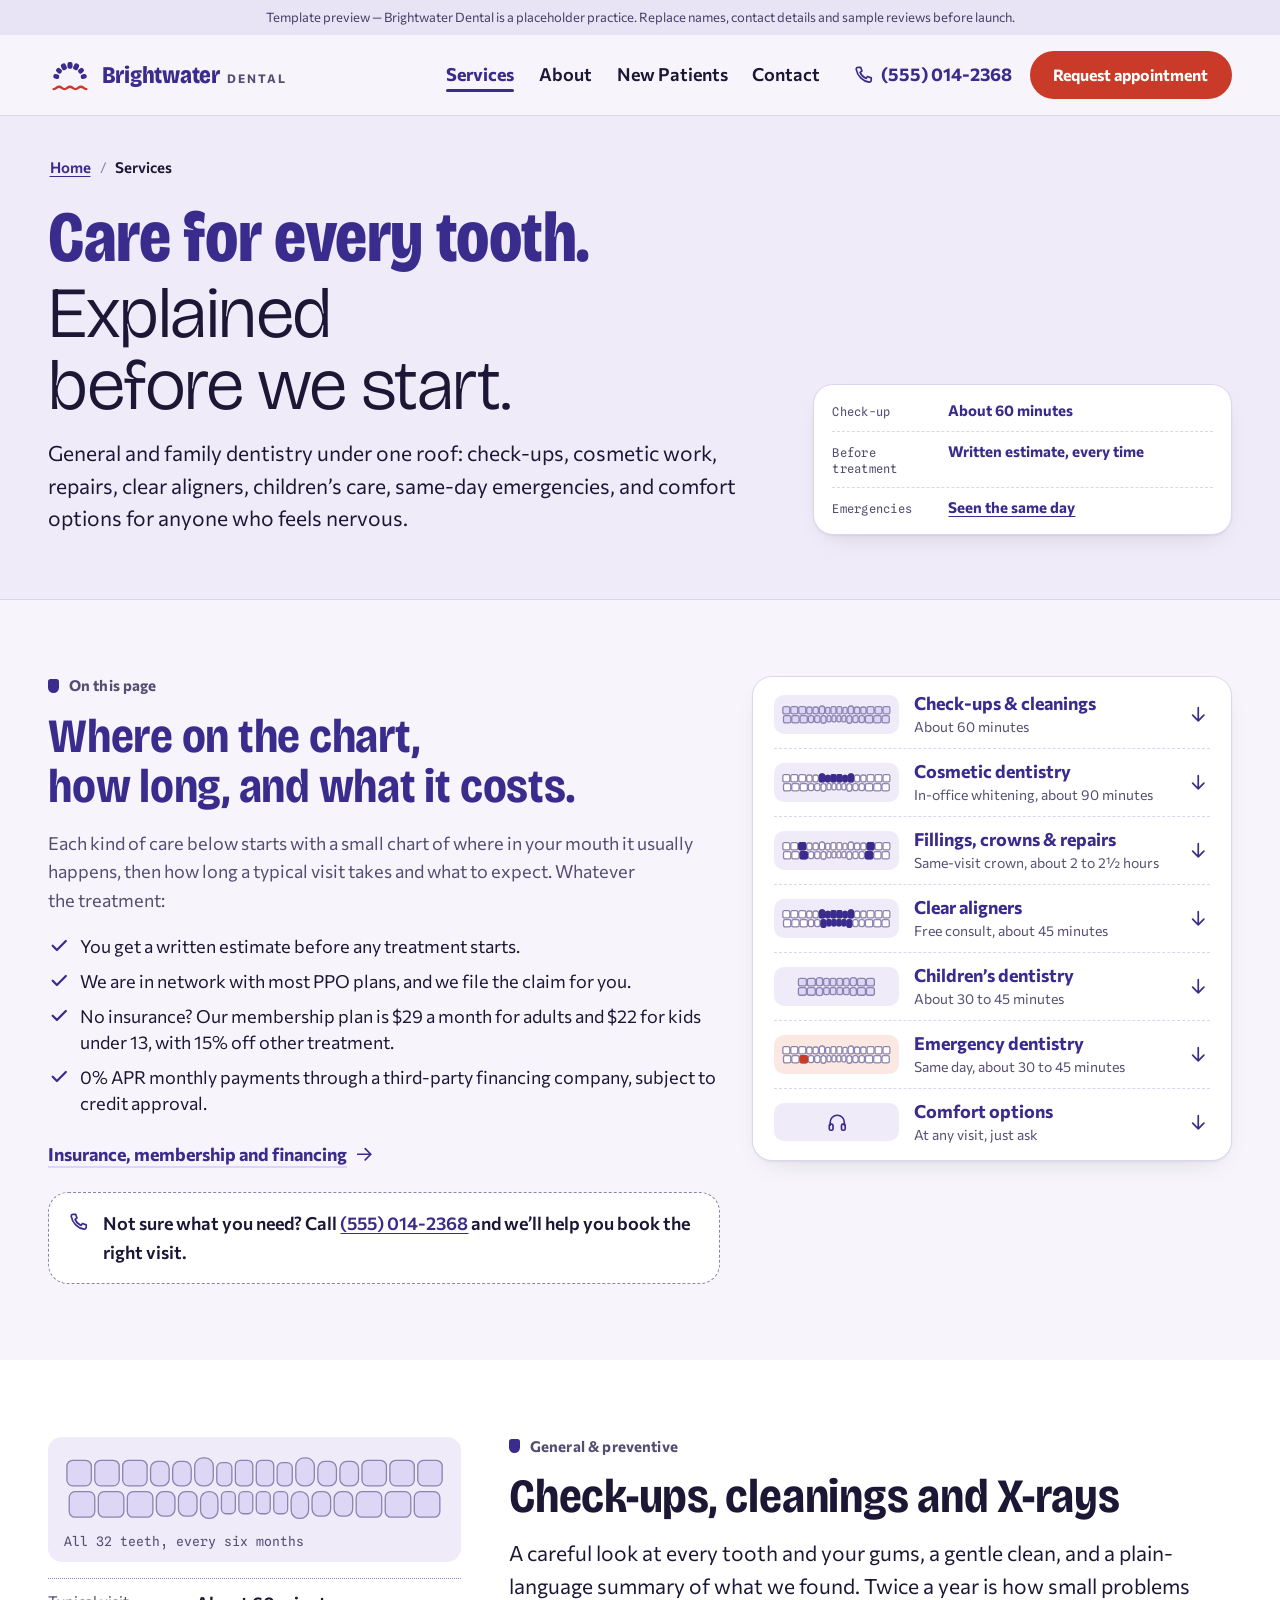
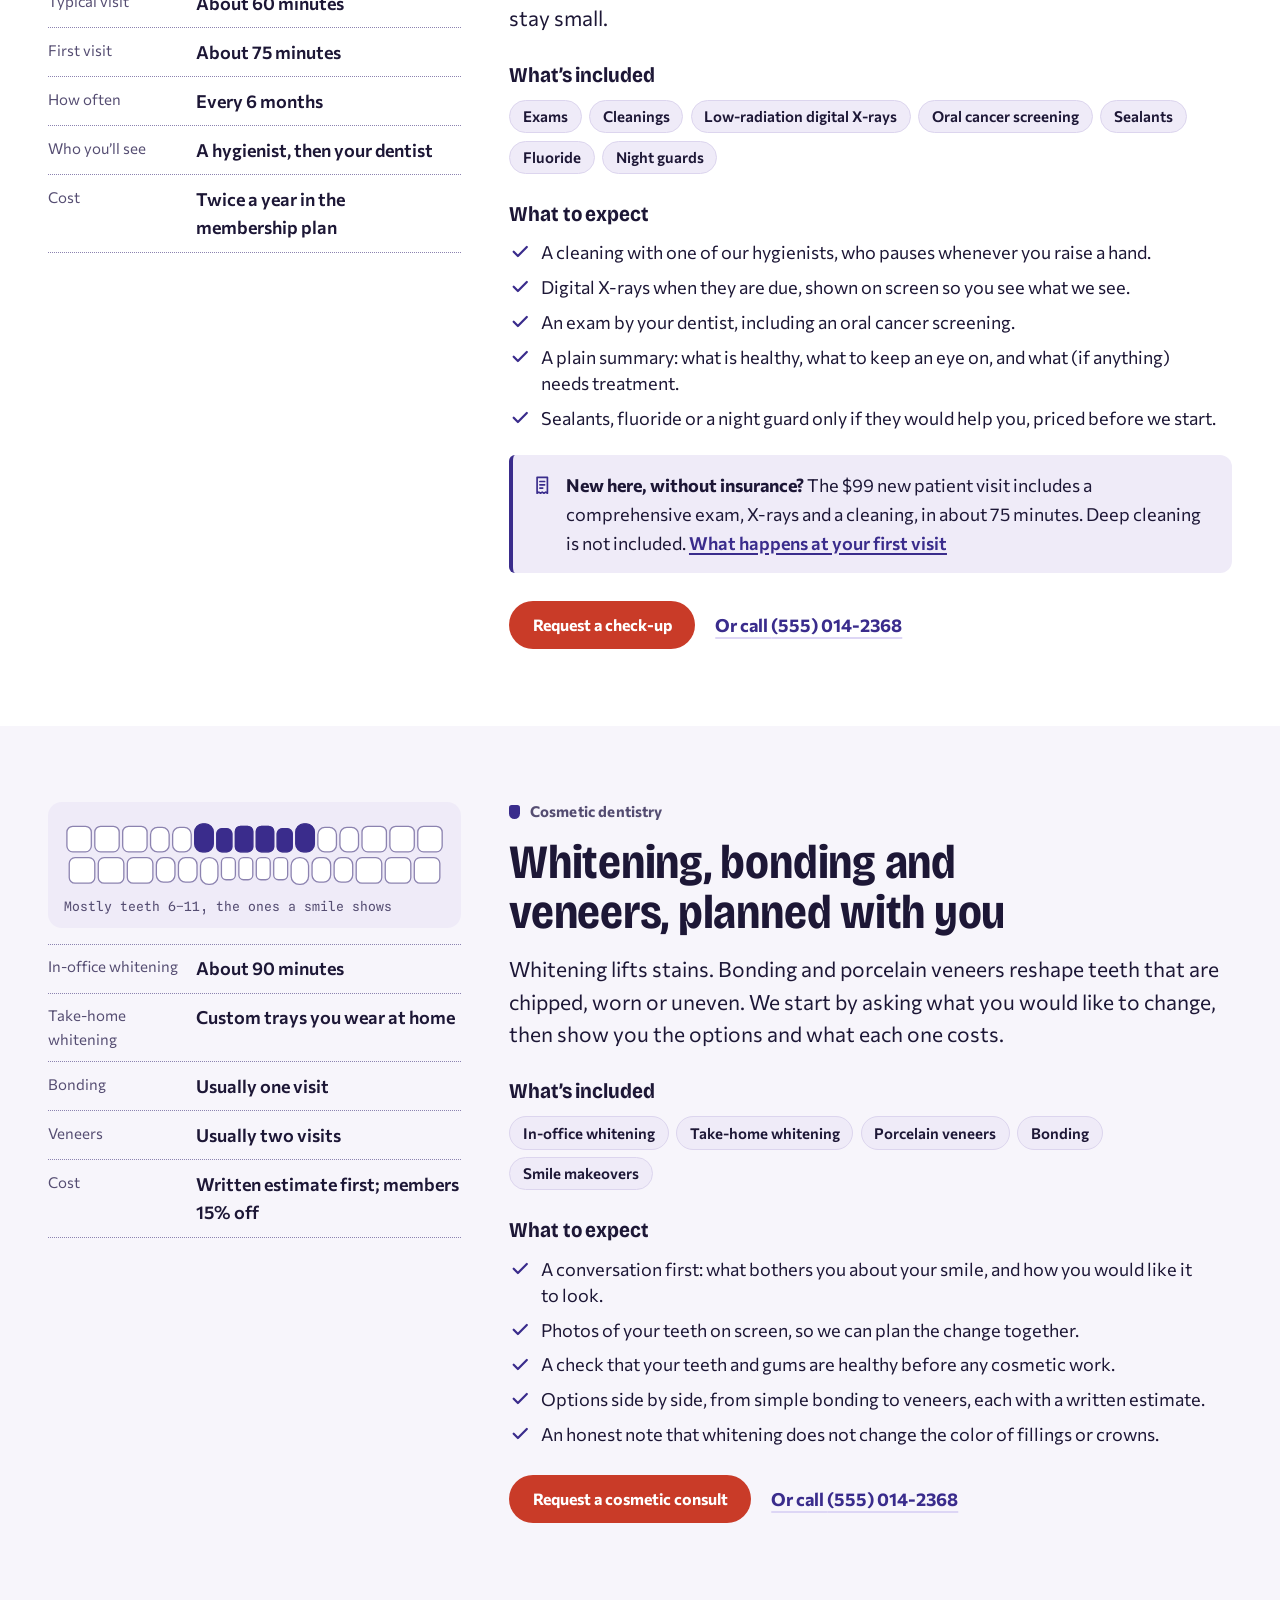
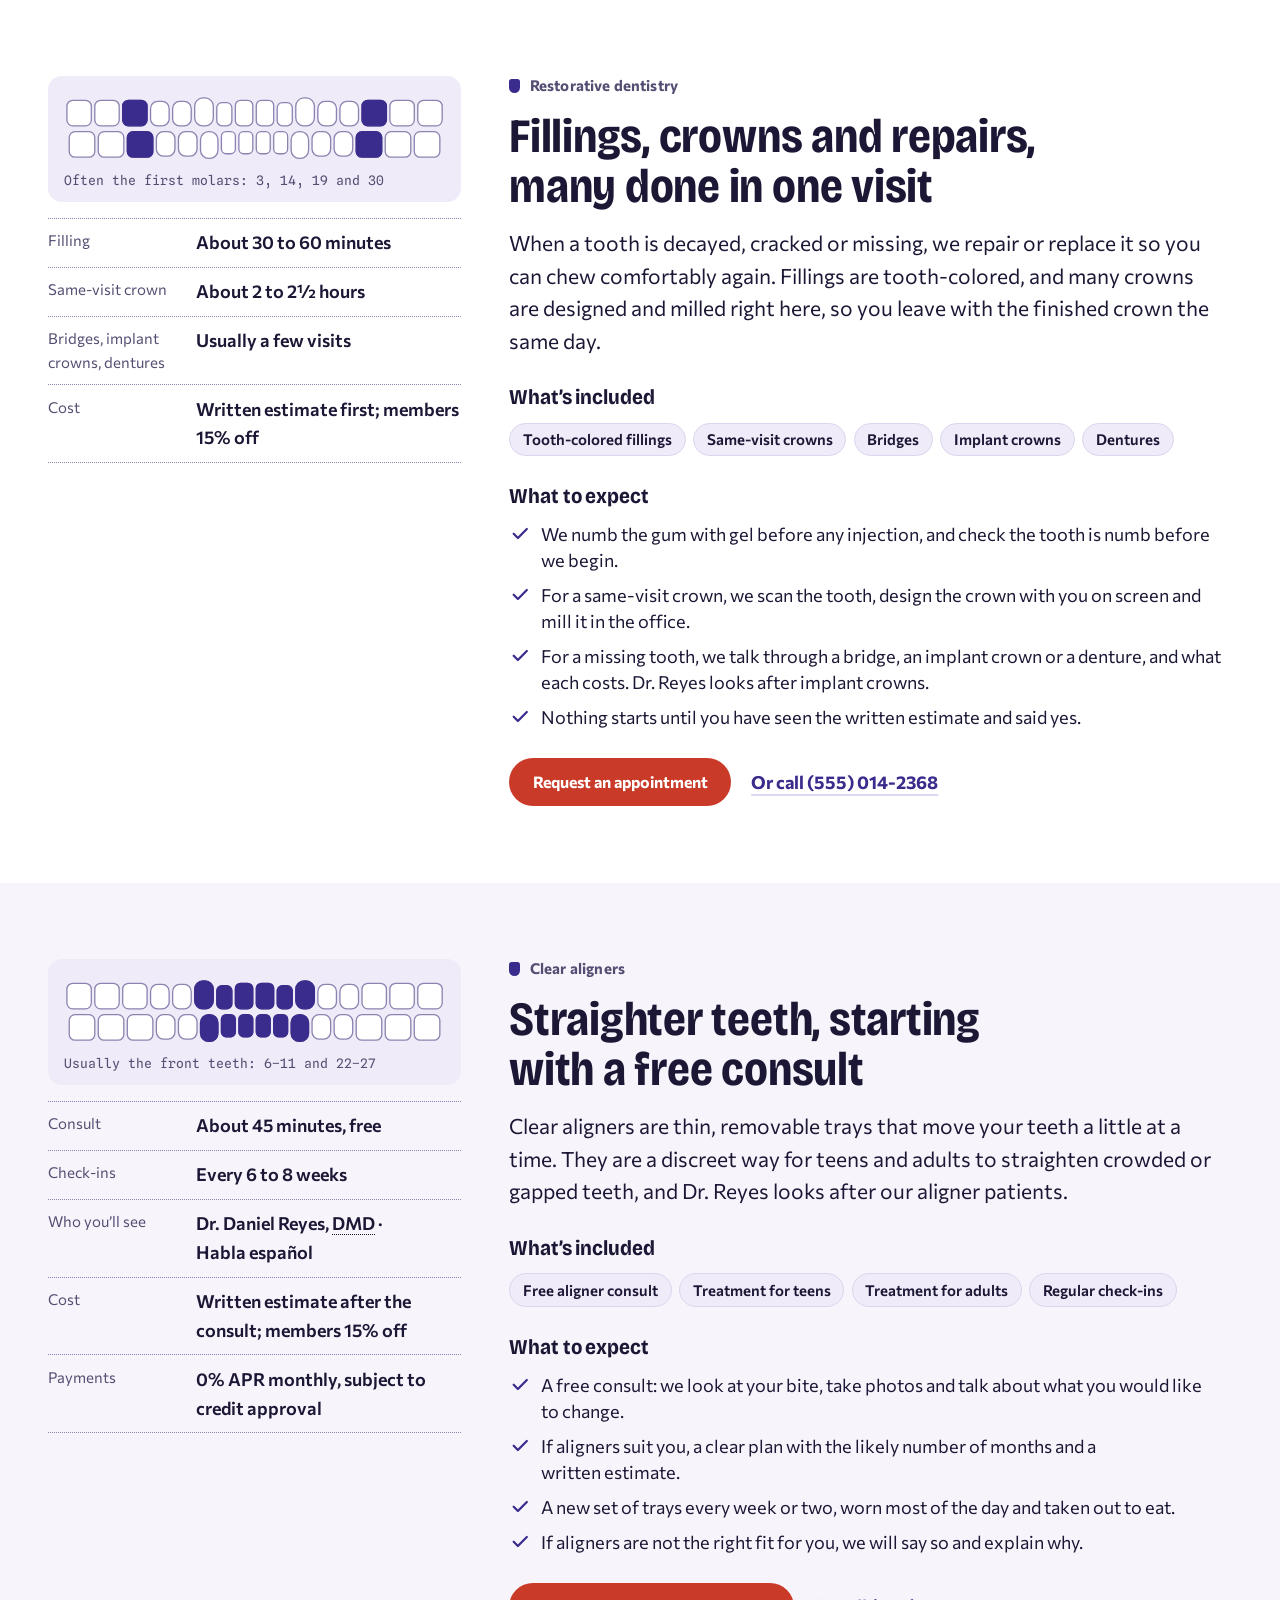
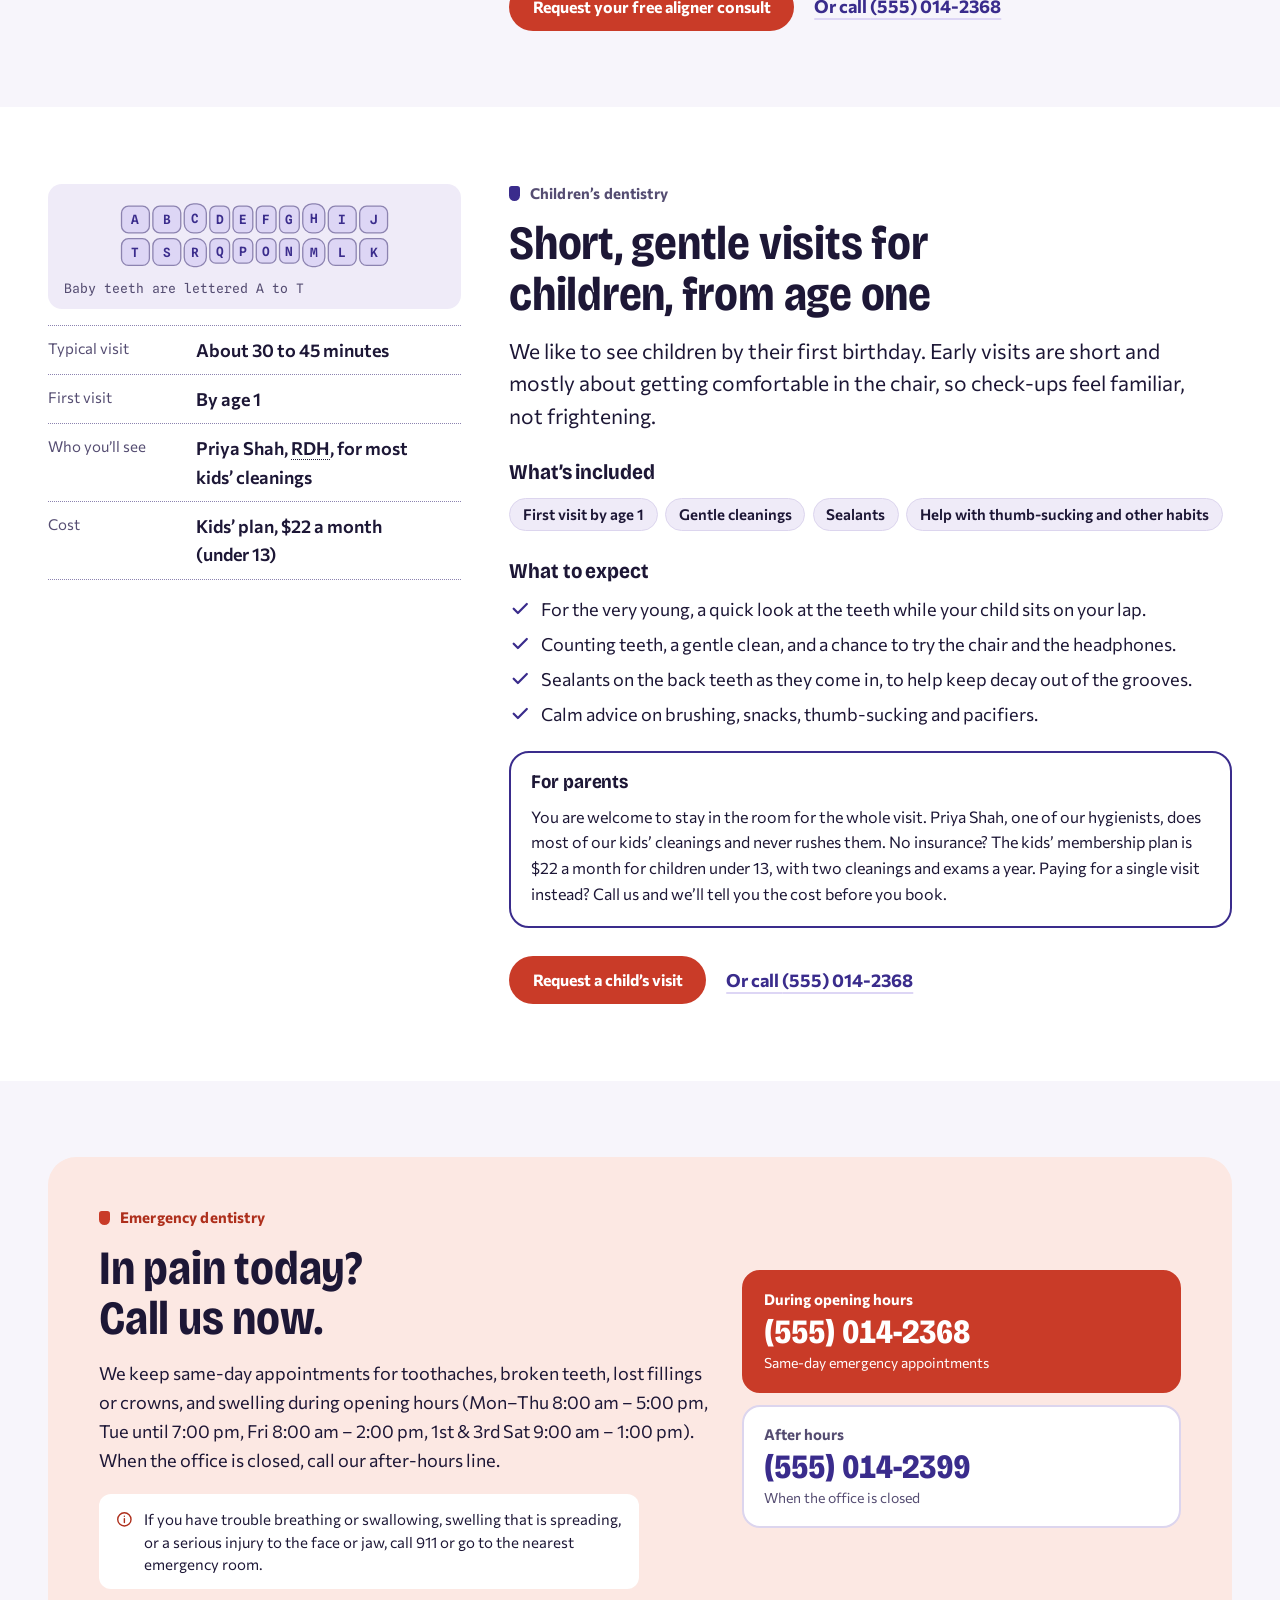
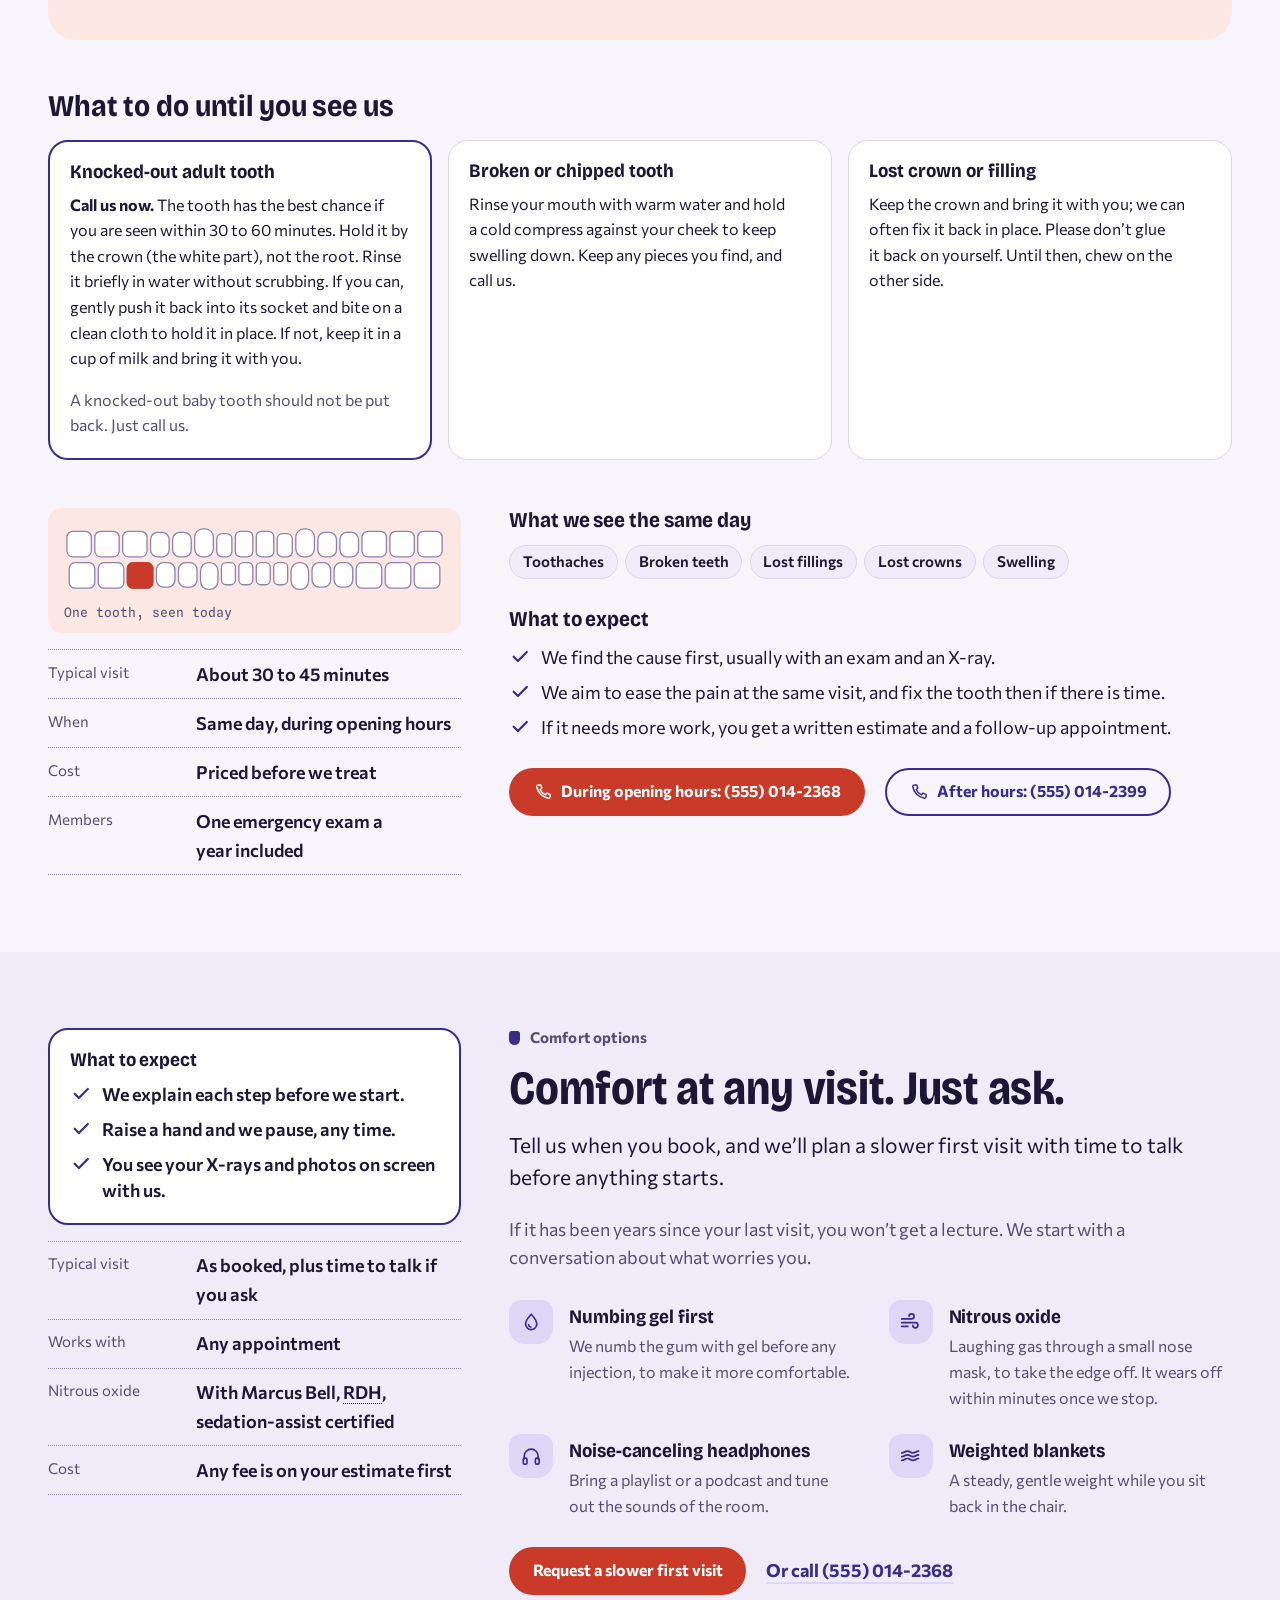
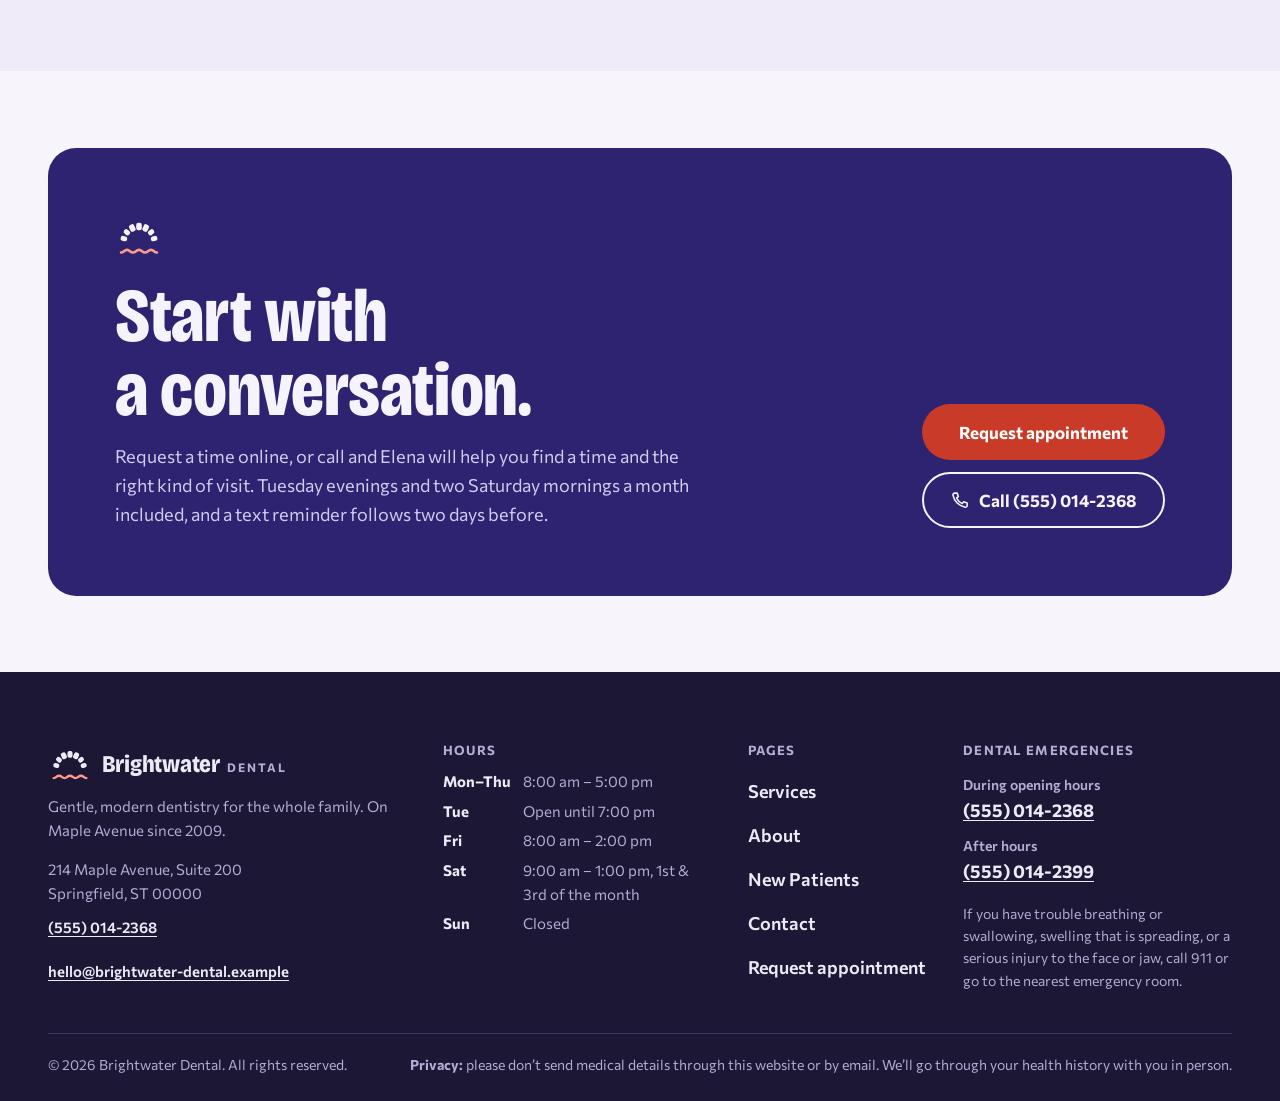
<file: dentist-website/services.html>
<!doctype html>
<html lang="en">
<head>
  <meta charset="utf-8">
  <meta name="viewport" content="width=device-width, initial-scale=1, viewport-fit=cover">
  <meta name="claude:viewport-fit-sides" content="cover">
  <title>Dental services in Springfield | Brightwater Dental</title>
  <meta name="description" content="Check-ups, whitening, same-visit crowns, clear aligners, children’s dentistry and same-day emergencies in Springfield, with costs explained before treatment.">
  <link rel="canonical" href="https://www.brightwater-dental.example/services.html">
  <meta name="theme-color" content="#F7F5FB" media="(prefers-color-scheme: light)">
  <meta name="theme-color" content="#110E20" media="(prefers-color-scheme: dark)">

  <!-- Open Graph / Twitter (og-image.png is 1200x630, rendered from assets/img/og-image.svg) -->
  <meta property="og:type" content="website">
  <meta property="og:site_name" content="Brightwater Dental">
  <meta property="og:locale" content="en_US">
  <meta property="og:title" content="Dental services in Springfield | Brightwater Dental">
  <meta property="og:description" content="Check-ups, whitening, same-visit crowns, clear aligners, children’s dentistry and same-day emergencies in Springfield, with costs explained before treatment.">
  <meta property="og:url" content="https://www.brightwater-dental.example/services.html">
  <meta property="og:image" content="https://www.brightwater-dental.example/assets/img/og-image.png">
  <meta property="og:image:width" content="1200">
  <meta property="og:image:height" content="630">
  <meta property="og:image:alt" content="Brightwater Dental: a numbered dental chart beside the words Every tooth charted. Every cost explained. No rush.">
  <meta name="twitter:card" content="summary_large_image">
  <meta name="twitter:title" content="Dental services in Springfield | Brightwater Dental">
  <meta name="twitter:description" content="Check-ups, whitening, same-visit crowns, clear aligners, children’s dentistry and same-day emergencies in Springfield, with costs explained before treatment.">
  <meta name="twitter:image" content="https://www.brightwater-dental.example/assets/img/og-image.png">
  <meta name="twitter:image:alt" content="Brightwater Dental: a numbered dental chart beside the words Every tooth charted. Every cost explained. No rush.">

  <link rel="icon" href="assets/img/favicon.svg" type="image/svg+xml">
  <link rel="icon" href="assets/img/icon-192.png" type="image/png" sizes="192x192">
  <link rel="apple-touch-icon" href="assets/img/apple-touch-icon.png">
  <link rel="manifest" href="site.webmanifest">

  <link rel="preconnect" href="https://fonts.googleapis.com">
  <link rel="preconnect" href="https://fonts.gstatic.com" crossorigin>
  <link rel="stylesheet" href="https://fonts.googleapis.com/css2?family=Bricolage+Grotesque:opsz,wdth,wght@12..96,75..100,300..800&amp;family=Commissioner:wght@400;600;700&amp;family=Spline+Sans+Mono:wght@400;600&amp;display=swap">
  <link rel="stylesheet" href="assets/css/styles.css">
  <script>document.documentElement.classList.add('js');</script>
  <!-- JSON-LD: breadcrumb trail for this page. Names match the visible breadcrumbs (Home / Services). -->
  <script type="application/ld+json">
  {
    "@context": "https://schema.org",
    "@type": "BreadcrumbList",
    "itemListElement": [
      { "@type": "ListItem", "position": 1, "name": "Home", "item": "https://www.brightwater-dental.example/" },
      { "@type": "ListItem", "position": 2, "name": "Services", "item": "https://www.brightwater-dental.example/services.html" }
    ]
  }
  </script>
</head>
<body>
  <aside aria-label="Template notice"><div class="template-notice" data-template-notice>Template preview — Brightwater Dental is a placeholder practice. Replace names, contact details and sample reviews before launch.</div></aside>
  <a class="skip-link" href="#main">Skip to main content</a>

  <!-- Icon sprite: inline so icons follow the theme (currentColor) and work from file://. Source copy: assets/img/icons.svg.
       Pages that show mini-charts (index, services, 404) also carry the mini-chart symbol sprite right after this one. -->
  <svg class="sprite" aria-hidden="true" focusable="false" xmlns="http://www.w3.org/2000/svg">
    <symbol id="bm" viewBox="0 0 48 44"><g class="bm-teeth"><rect x="-2.5" y="-3.3" width="5" height="6.6" rx="2.2" transform="translate(8.9 23.6) rotate(282.9)"/><rect x="-2.5" y="-3.3" width="5" height="6.6" rx="2.2" transform="translate(11.9 17.3) rotate(308.6)"/><rect x="-2.8" y="-3.7" width="5.6" height="7.4" rx="2.2" transform="translate(17.3 13) rotate(334.3)"/><rect x="-2.8" y="-3.7" width="5.6" height="7.4" rx="2.2" transform="translate(24 11.5)"/><rect x="-2.8" y="-3.7" width="5.6" height="7.4" rx="2.2" transform="translate(30.7 13) rotate(25.7)"/><rect x="-2.5" y="-3.3" width="5" height="6.6" rx="2.2" transform="translate(36.1 17.3) rotate(51.4)"/><rect x="-2.5" y="-3.3" width="5" height="6.6" rx="2.2" transform="translate(39.1 23.6) rotate(77.1)"/></g><path class="bm-wave" d="M6 37.5c3 0 3-2.6 6-2.6s3 2.6 6 2.6 3-2.6 6-2.6 3 2.6 6 2.6 3-2.6 6-2.6 3 2.6 6 2.6"/></symbol>
    <symbol id="i-phone" viewBox="0 0 24 24"><path d="M6.6 3.5h2.6l1.4 4-2 1.5a12 12 0 0 0 6.4 6.4l1.5-2 4 1.4v2.6a2 2 0 0 1-2.2 2A17 17 0 0 1 4.5 5.7a2 2 0 0 1 2.1-2.2z"/></symbol>
    <symbol id="i-arrow" viewBox="0 0 24 24"><path d="M5 12h14M13 6l6 6-6 6"/></symbol>
    <symbol id="i-check" viewBox="0 0 24 24"><path d="M5 12.5 9.5 17 19 7.5"/></symbol>
    <symbol id="i-tooth" viewBox="0 0 24 24"><path d="M7.5 3.5C5 3.5 3.5 5.6 3.5 8.2c0 2.3.9 3.6 1.4 5.6.6 2.6.8 6.7 2.6 6.7 1.7 0 1.6-4.8 3.1-4.8h2.8c1.5 0 1.4 4.8 3.1 4.8 1.8 0 2-4.1 2.6-6.7.5-2 1.4-3.3 1.4-5.6 0-2.6-1.5-4.7-4-4.7-1.9 0-2.6 1.1-4.5 1.1S9.4 3.5 7.5 3.5z"/></symbol>
    <symbol id="i-moon" viewBox="0 0 24 24"><path d="M19.5 14.6A7.5 7.5 0 0 1 9.4 4.5a7.5 7.5 0 1 0 10.1 10.1z"/></symbol>
    <symbol id="i-receipt" viewBox="0 0 24 24"><path d="M6.5 3.5h11v17l-1.85-1.2-1.85 1.2-1.8-1.2-1.85 1.2-1.8-1.2-1.85 1.2z"/><path d="M9.5 8h5M9.5 11.5h5M9.5 15h3"/></symbol>
    <symbol id="i-shield" viewBox="0 0 24 24"><path d="M12 3.5 19 6.2v5.3c0 4.3-2.9 7.6-7 9-4.1-1.4-7-4.7-7-9V6.2z"/><path d="m9 12 2.2 2.2 4-4.2"/></symbol>
    <symbol id="i-chat" viewBox="0 0 24 24"><path d="M4 5h15a1 1 0 0 1 1 1v9a1 1 0 0 1-1 1H9.5L4 20V6a1 1 0 0 1 1-1z"/><path d="M8 9.5h8M8 12.5h5"/></symbol>
    <symbol id="i-parking" viewBox="0 0 24 24"><rect x="4" y="4" width="16" height="16" rx="3.5"/><path d="M10 16.5v-9h3.2a2.6 2.6 0 0 1 0 5.2H10"/></symbol>
    <symbol id="i-lift" viewBox="0 0 24 24"><rect x="5" y="3" width="14" height="18" rx="2.5"/><path d="M9.5 10.2 12 7.5l2.5 2.7M9.5 13.8 12 16.5l2.5-2.7"/></symbol>
    <symbol id="i-pin" viewBox="0 0 24 24"><path d="M12 21s-6.5-6.2-6.5-11.2a6.5 6.5 0 0 1 13 0C18.5 14.8 12 21 12 21z"/><circle cx="12" cy="9.8" r="2.4"/></symbol>
    <symbol id="i-clock" viewBox="0 0 24 24"><circle cx="12" cy="12" r="8.5"/><path d="M12 7.5V12l3 2"/></symbol>
    <symbol id="i-calendar" viewBox="0 0 24 24"><rect x="3.5" y="5" width="17" height="15.5" rx="2.5"/><path d="M3.5 9.5h17M8 3v4M16 3v4"/></symbol>
    <symbol id="i-mail" viewBox="0 0 24 24"><rect x="3.5" y="5.5" width="17" height="13" rx="2"/><path d="m4.5 7 7.5 6 7.5-6"/></symbol>
    <symbol id="i-info" viewBox="0 0 24 24"><circle cx="12" cy="12" r="8.5"/><path d="M12 11v5M12 7.8v.1"/></symbol>
    <symbol id="i-alert" viewBox="0 0 24 24"><path d="M12 4.2 21 19.5H3z"/><path d="M12 10v4.2M12 17v.2"/></symbol>
    <symbol id="i-smile" viewBox="0 0 24 24"><circle cx="12" cy="12" r="8.5"/><path d="M8.5 13.5a4 4 0 0 0 7 0M9.3 9.6v.1M14.7 9.6v.1"/></symbol>
    <symbol id="i-screen" viewBox="0 0 24 24"><rect x="3" y="4.5" width="18" height="12" rx="2"/><path d="M8.5 20h7M12 16.5V20"/></symbol>
    <symbol id="i-headphones" viewBox="0 0 24 24"><path d="M4.5 15v-3a7.5 7.5 0 0 1 15 0v3"/><rect x="3.5" y="14" width="4" height="6.5" rx="1.6"/><rect x="16.5" y="14" width="4" height="6.5" rx="1.6"/></symbol>
    <symbol id="i-blanket" viewBox="0 0 24 24"><path d="M3 8.5c3 0 3-2 6-2s3 2 6 2 3-2 6-2M3 12.5c3 0 3-2 6-2s3 2 6 2 3-2 6-2M3 16.5c3 0 3-2 6-2s3 2 6 2 3-2 6-2"/></symbol>
    <symbol id="i-air" viewBox="0 0 24 24"><path d="M3 8.5h10.5a2.75 2.75 0 1 0-2.75-2.75M3 12.5h14.5a2.75 2.75 0 1 1-2.75 2.75M3 16.5h6.5"/></symbol>
    <symbol id="i-drop" viewBox="0 0 24 24"><path d="M12 3.5s6 6.4 6 10.5a6 6 0 0 1-12 0c0-4.1 6-10.5 6-10.5z"/><path d="M9.2 14.6a2.9 2.9 0 0 0 2.4 2.6"/></symbol>
  </svg>

  <!-- HEADER. Current page: add aria-current="page" to the ONE matching link in .nav-links
       (services.html, about.html, new-patients.html or contact.html). On index.html put it on the .brand link instead.
       404.html gets no aria-current. Do not add it anywhere else. -->
  <header class="site-header">
    <div class="wrap header-inner">
      <a class="brand" href="index.html">
        <svg class="brand-mark" viewBox="0 0 48 44" aria-hidden="true" focusable="false"><use href="#bm"/></svg>
        <span class="brand-text"><span class="brand-name">Brightwater</span> <span class="brand-sub">Dental</span></span>
      </a>
      <a class="header-call" href="tel:+15550142368">
        <svg class="icon" aria-hidden="true" focusable="false"><use href="#i-phone"/></svg>
        <span class="hc-label">Call</span><span class="sr-only"> the office, (555) 014-2368</span>
      </a>
      <button class="nav-toggle" type="button" aria-expanded="false" aria-controls="site-nav" data-nav-toggle>
        <span class="nav-toggle-bars" aria-hidden="true"></span>
        <span class="nav-toggle-label">Menu</span>
      </button>

      <nav class="site-nav" id="site-nav" aria-label="Main">
        <ul class="nav-links" role="list">
          <li><a href="services.html" aria-current="page">Services</a></li>
          <li><a href="about.html">About</a></li>
          <li><a href="new-patients.html">New Patients</a></li>
          <li><a href="contact.html">Contact</a></li>
        </ul>
        <div class="nav-actions">
          <a class="nav-phone" href="tel:+15550142368">
            <svg class="icon" aria-hidden="true" focusable="false"><use href="#i-phone"/></svg>
            <span class="np-label">During opening hours</span>
            <span>(555) 014-2368</span>
          </a>
          <a class="nav-after" href="tel:+15550142399">
            <svg class="icon" aria-hidden="true" focusable="false"><use href="#i-phone"/></svg>
            <span class="np-label">After hours, for emergencies</span>
            <span>(555) 014-2399</span>
          </a>
          <a class="btn btn-primary" href="contact.html#request">Request appointment</a>
        </div>
      </nav>
    </div>
  </header>
  <!-- Mini-chart symbols (adult arch, highlight sets, baby teeth). Paste right after the icon sprite on pages that show mini-charts.
       Use: <svg class="minichart" viewBox="0 0 328 62" aria-hidden="true" focusable="false"><use href="#mc-arch" class="mc-base"/><use href="#mc-front" class="mc-on"/></svg> -->
  <svg class="sprite" aria-hidden="true" focusable="false" xmlns="http://www.w3.org/2000/svg">
    <symbol id="mc-arch" class="mc-sym" viewBox="0 0 328 62"><rect x="2.5" y="8" width="21" height="22" rx="5"/><rect x="26.5" y="8" width="21" height="22" rx="5"/><rect x="50.5" y="8" width="21" height="22" rx="5"/><rect x="74.5" y="9" width="16" height="21" rx="6"/><rect x="93.5" y="9" width="16" height="21" rx="6"/><rect x="112.5" y="6" width="16" height="24" rx="7"/><rect x="131.5" y="10" width="13" height="20" rx="4.5"/><rect x="147.5" y="8" width="15" height="22" rx="4.5"/><rect x="165.5" y="8" width="15" height="22" rx="4.5"/><rect x="183.5" y="10" width="13" height="20" rx="4.5"/><rect x="199.5" y="6" width="16" height="24" rx="7"/><rect x="218.5" y="9" width="16" height="21" rx="6"/><rect x="237.5" y="9" width="16" height="21" rx="6"/><rect x="256.5" y="8" width="21" height="22" rx="5"/><rect x="280.5" y="8" width="21" height="22" rx="5"/><rect x="304.5" y="8" width="21" height="22" rx="5"/><rect x="301.5" y="35" width="22" height="22" rx="5"/><rect x="276.5" y="35" width="22" height="22" rx="5"/><rect x="251.5" y="35" width="22" height="22" rx="5"/><rect x="232.5" y="35" width="16" height="21" rx="6"/><rect x="213.5" y="35" width="16" height="21" rx="6"/><rect x="195.5" y="35" width="15" height="23" rx="7"/><rect x="180.5" y="35" width="12" height="19" rx="4"/><rect x="165.5" y="35" width="12" height="19" rx="4"/><rect x="150.5" y="35" width="12" height="19" rx="4"/><rect x="135.5" y="35" width="12" height="19" rx="4"/><rect x="117.5" y="35" width="15" height="23" rx="7"/><rect x="98.5" y="35" width="16" height="21" rx="6"/><rect x="79.5" y="35" width="16" height="21" rx="6"/><rect x="54.5" y="35" width="22" height="22" rx="5"/><rect x="29.5" y="35" width="22" height="22" rx="5"/><rect x="4.5" y="35" width="22" height="22" rx="5"/></symbol>
    <symbol id="mc-front" class="mc-sym" viewBox="0 0 328 62"><rect x="112.5" y="6" width="16" height="24" rx="7"/><rect x="131.5" y="10" width="13" height="20" rx="4.5"/><rect x="147.5" y="8" width="15" height="22" rx="4.5"/><rect x="165.5" y="8" width="15" height="22" rx="4.5"/><rect x="183.5" y="10" width="13" height="20" rx="4.5"/><rect x="199.5" y="6" width="16" height="24" rx="7"/></symbol>
    <symbol id="mc-front-both" class="mc-sym" viewBox="0 0 328 62"><rect x="112.5" y="6" width="16" height="24" rx="7"/><rect x="131.5" y="10" width="13" height="20" rx="4.5"/><rect x="147.5" y="8" width="15" height="22" rx="4.5"/><rect x="165.5" y="8" width="15" height="22" rx="4.5"/><rect x="183.5" y="10" width="13" height="20" rx="4.5"/><rect x="199.5" y="6" width="16" height="24" rx="7"/><rect x="195.5" y="35" width="15" height="23" rx="7"/><rect x="180.5" y="35" width="12" height="19" rx="4"/><rect x="165.5" y="35" width="12" height="19" rx="4"/><rect x="150.5" y="35" width="12" height="19" rx="4"/><rect x="135.5" y="35" width="12" height="19" rx="4"/><rect x="117.5" y="35" width="15" height="23" rx="7"/></symbol>
    <symbol id="mc-molars" class="mc-sym" viewBox="0 0 328 62"><rect x="50.5" y="8" width="21" height="22" rx="5"/><rect x="256.5" y="8" width="21" height="22" rx="5"/><rect x="251.5" y="35" width="22" height="22" rx="5"/><rect x="54.5" y="35" width="22" height="22" rx="5"/></symbol>
    <symbol id="mc-one" class="mc-sym" viewBox="0 0 328 62"><rect x="54.5" y="35" width="22" height="22" rx="5"/></symbol>
    <symbol id="mc-kids" class="mc-sym" viewBox="0 0 328 62"><rect x="49.5" y="7" width="24" height="23" rx="6"/><rect x="76.5" y="7" width="24" height="23" rx="6"/><rect x="103.5" y="5" width="19" height="25" rx="8"/><rect x="125.5" y="7" width="17" height="23" rx="5"/><rect x="145.5" y="7" width="17" height="23" rx="5"/><rect x="165.5" y="7" width="17" height="23" rx="5"/><rect x="185.5" y="7" width="17" height="23" rx="5"/><rect x="205.5" y="5" width="19" height="25" rx="8"/><rect x="227.5" y="7" width="24" height="23" rx="6"/><rect x="254.5" y="7" width="24" height="23" rx="6"/><rect x="49.5" y="35" width="24" height="23" rx="6"/><rect x="76.5" y="35" width="24" height="23" rx="6"/><rect x="103.5" y="35" width="19" height="24" rx="8"/><rect x="125.5" y="35" width="17" height="21" rx="5"/><rect x="145.5" y="35" width="17" height="21" rx="5"/><rect x="165.5" y="35" width="17" height="21" rx="5"/><rect x="185.5" y="35" width="17" height="21" rx="5"/><rect x="205.5" y="35" width="19" height="24" rx="8"/><rect x="227.5" y="35" width="24" height="23" rx="6"/><rect x="254.5" y="35" width="24" height="23" rx="6"/><g class="mc-letters"><text x="61.5" y="22.5">A</text><text x="88.5" y="22.5">B</text><text x="113" y="21.5">C</text><text x="134" y="22.5">D</text><text x="154" y="22.5">E</text><text x="174" y="22.5">F</text><text x="194" y="22.5">G</text><text x="215" y="21.5">H</text><text x="239.5" y="22.5">I</text><text x="266.5" y="22.5">J</text><text x="61.5" y="50.5">T</text><text x="88.5" y="50.5">S</text><text x="113" y="51">R</text><text x="134" y="49.5">Q</text><text x="154" y="49.5">P</text><text x="174" y="49.5">O</text><text x="194" y="49.5">N</text><text x="215" y="51">M</text><text x="239.5" y="50.5">L</text><text x="266.5" y="50.5">K</text></g></symbol>
  </svg>

  <main id="main">

    <!-- PAGE HEAD: breadcrumbs, h1, lede and a chart-form card of key facts for patients -->
    <header class="page-head">
      <div class="wrap page-head-grid">
        <div>
          <nav class="breadcrumbs" aria-label="Breadcrumb">
            <ol>
              <li><a href="index.html">Home</a></li>
              <li><span aria-current="page">Services</span></li>
            </ol>
          </nav>
          <h1><span class="ht-line">Care for every tooth.</span> <span class="ht-line ht-soft">Explained before we start.</span></h1>
          <p class="lede">General and family dentistry under one roof: <span class="nowrap">check-ups</span>, cosmetic work, repairs, clear aligners, children’s care, same-day emergencies, and comfort options for anyone who feels nervous.</p>
        </div>
        <dl class="chart-form chart-form--card">
          <div><dt><span class="nowrap">Check-up</span></dt><dd>About 60 minutes</dd></div>
          <div><dt>Before treatment</dt><dd>Written estimate, every time</dd></div>
          <div><dt>Emergencies</dt><dd><a href="#emergency">Seen the same day</a></dd></div>
        </dl>
      </div>
    </header>

    <!-- INTRO + ON THIS PAGE: how every section is laid out, the cost promises, and a chart index of the seven sections -->
    <section class="section" aria-labelledby="overview-title">
      <div class="wrap split">
        <div class="stack">
          <p class="eyebrow">On this page</p>
          <h2 class="h2-pen" id="overview-title">Where on the chart, <span class="nowrap">how long,</span> and what it costs.</h2>
          <p class="muted">Each kind of care below starts with a small chart of where in your mouth it usually happens, then how long a typical visit takes and what to expect. Whatever the treatment:</p>
          <ul class="checklist" role="list">
            <li><svg class="icon" aria-hidden="true" focusable="false"><use href="#i-check"/></svg>You get a written estimate before any treatment starts.</li>
            <li><svg class="icon" aria-hidden="true" focusable="false"><use href="#i-check"/></svg>We are in network with most PPO plans, and we file the claim for you.</li>
            <li><svg class="icon" aria-hidden="true" focusable="false"><use href="#i-check"/></svg>No insurance? Our membership plan is $29 a month for adults and $22 for kids under 13, with 15% off other treatment.</li>
            <!-- OWNER: confirm the financing terms with your lender and add any required disclosures (for example deferred interest or promo length). -->
            <li><svg class="icon" aria-hidden="true" focusable="false"><use href="#i-check"/></svg>0% APR monthly payments through a third-party financing company, subject to credit approval.</li>
          </ul>
          <a class="link-arrow" href="new-patients.html#insurance">Insurance, membership and financing <svg class="icon" aria-hidden="true" focusable="false"><use href="#i-arrow"/></svg></a>
          <p class="help-note"><svg class="icon" aria-hidden="true" focusable="false"><use href="#i-phone"/></svg><span>Not sure what you need? Call <a class="nowrap" href="tel:+15550142368">(555) 014-2368</a> and we’ll help you book the right visit.</span></p>
        </div>

        <nav class="svc-index" aria-label="Services on this page">
          <ol role="list">
            <li>
              <a href="#preventive">
                <span class="si-thumb"><svg class="minichart" viewBox="0 0 328 62" aria-hidden="true" focusable="false"><use href="#mc-arch" class="mc-soft"/></svg></span>
                <span><span class="si-name"><span class="nowrap">Check-ups</span> &amp; cleanings</span><span class="si-meta">About 60 minutes</span></span>
                <svg class="icon si-arrow" aria-hidden="true" focusable="false"><use href="#i-arrow"/></svg>
              </a>
            </li>
            <li>
              <a href="#cosmetic">
                <span class="si-thumb"><svg class="minichart" viewBox="0 0 328 62" aria-hidden="true" focusable="false"><use href="#mc-arch" class="mc-base"/><use href="#mc-front" class="mc-on"/></svg></span>
                <span><span class="si-name">Cosmetic dentistry</span><span class="si-meta">In-office whitening, about 90 minutes</span></span>
                <svg class="icon si-arrow" aria-hidden="true" focusable="false"><use href="#i-arrow"/></svg>
              </a>
            </li>
            <li>
              <a href="#restorative">
                <span class="si-thumb"><svg class="minichart" viewBox="0 0 328 62" aria-hidden="true" focusable="false"><use href="#mc-arch" class="mc-base"/><use href="#mc-molars" class="mc-on"/></svg></span>
                <span><span class="si-name">Fillings, crowns &amp; repairs</span><span class="si-meta">Same-visit crown, about 2 to 2½ hours</span></span>
                <svg class="icon si-arrow" aria-hidden="true" focusable="false"><use href="#i-arrow"/></svg>
              </a>
            </li>
            <li>
              <a href="#aligners">
                <span class="si-thumb"><svg class="minichart" viewBox="0 0 328 62" aria-hidden="true" focusable="false"><use href="#mc-arch" class="mc-base"/><use href="#mc-front-both" class="mc-on"/></svg></span>
                <span><span class="si-name">Clear aligners</span><span class="si-meta">Free consult, about 45 minutes</span></span>
                <svg class="icon si-arrow" aria-hidden="true" focusable="false"><use href="#i-arrow"/></svg>
              </a>
            </li>
            <li>
              <a href="#kids">
                <span class="si-thumb"><svg class="minichart" viewBox="0 0 328 62" aria-hidden="true" focusable="false"><use href="#mc-kids" class="mc-soft"/></svg></span>
                <span><span class="si-name">Children’s dentistry</span><span class="si-meta">About 30 to 45 minutes</span></span>
                <svg class="icon si-arrow" aria-hidden="true" focusable="false"><use href="#i-arrow"/></svg>
              </a>
            </li>
            <li>
              <a href="#emergency">
                <span class="si-thumb si-thumb--alert"><svg class="minichart" viewBox="0 0 328 62" aria-hidden="true" focusable="false"><use href="#mc-arch" class="mc-base"/><use href="#mc-one" class="mc-alert"/></svg></span>
                <span><span class="si-name">Emergency dentistry</span><span class="si-meta">Same day, about 30 to 45 minutes</span></span>
                <svg class="icon si-arrow" aria-hidden="true" focusable="false"><use href="#i-arrow"/></svg>
              </a>
            </li>
            <li>
              <a href="#comfort">
                <span class="si-thumb"><svg class="icon" aria-hidden="true" focusable="false"><use href="#i-headphones"/></svg></span>
                <span><span class="si-name">Comfort options</span><span class="si-meta">At any visit, just ask</span></span>
                <svg class="icon si-arrow" aria-hidden="true" focusable="false"><use href="#i-arrow"/></svg>
              </a>
            </li>
          </ol>
        </nav>
      </div>
    </section>

    <!-- 1. GENERAL & PREVENTIVE (#preventive is linked from the home page) -->
    <section class="section section--surface svc" id="preventive" aria-labelledby="preventive-title">
      <div class="wrap svc-grid svc-grid--areas">
        <div class="svc-head">
          <p class="eyebrow">General &amp; preventive</p>
          <h2 id="preventive-title"><span class="nowrap">Check-ups</span>, cleanings and <span class="nowrap">X-rays</span></h2>
          <p class="lede">A careful look at every tooth and your gums, a gentle clean, and a plain-language summary of what we found. Twice a year is how small problems stay small.</p>
        </div>
        <div class="svc-aside">
          <figure class="mc-tray">
            <svg class="minichart" viewBox="0 0 328 62" aria-hidden="true" focusable="false"><use href="#mc-arch" class="mc-soft"/></svg>
            <figcaption class="mc-caption">All 32 teeth, every six months</figcaption>
          </figure>
          <dl class="meta-list">
            <div><dt>Typical visit</dt><dd>About 60 minutes</dd></div>
            <div><dt>First visit</dt><dd>About 75 minutes</dd></div>
            <div><dt>How often</dt><dd>Every 6 months</dd></div>
            <div><dt>Who you’ll see</dt><dd>A hygienist, then your dentist</dd></div>
            <div><dt>Cost</dt><dd>Twice a year in the membership plan</dd></div>
          </dl>
        </div>
        <div class="svc-body">
          <h3>What’s included</h3>
          <ul class="chips" role="list">
            <li>Exams</li>
            <li>Cleanings</li>
            <li>Low-radiation digital <span class="nowrap">X-rays</span></li>
            <li>Oral cancer screening</li>
            <li>Sealants</li>
            <li>Fluoride</li>
            <li>Night guards</li>
          </ul>
          <h3>What to expect</h3>
          <ul class="checklist" role="list">
            <li><svg class="icon" aria-hidden="true" focusable="false"><use href="#i-check"/></svg>A cleaning with one of our hygienists, who pauses whenever you raise a hand.</li>
            <li><svg class="icon" aria-hidden="true" focusable="false"><use href="#i-check"/></svg>Digital X-rays when they are due, shown on screen so you see what we see.</li>
            <li><svg class="icon" aria-hidden="true" focusable="false"><use href="#i-check"/></svg>An exam by your dentist, including an oral cancer screening.</li>
            <li><svg class="icon" aria-hidden="true" focusable="false"><use href="#i-check"/></svg>A plain summary: what is healthy, what to keep an eye on, and what (if anything) needs treatment.</li>
            <li><svg class="icon" aria-hidden="true" focusable="false"><use href="#i-check"/></svg>Sealants, fluoride or a night guard only if they would help you, priced before we start.</li>
          </ul>
          <div class="callout">
            <svg class="icon" aria-hidden="true" focusable="false"><use href="#i-receipt"/></svg>
            <div><p><strong>New here, without insurance?</strong> The $99 new patient visit includes a comprehensive exam, <span class="nowrap">X-rays</span> and a cleaning, in about 75 minutes. Deep cleaning is not included. <a class="text-link" href="new-patients.html">What happens at your first visit</a></p></div>
          </div>
          <div class="cta-row">
            <a class="btn btn-primary" href="contact.html?reason=checkup#request"><span>Request a <span class="nowrap">check-up</span></span></a>
            <a class="link-arrow" href="tel:+15550142368"><span>Or call <span class="nowrap">(555) 014-2368</span></span></a>
          </div>
        </div>
      </div>
    </section>

    <!-- 2. COSMETIC (#cosmetic) -->
    <section class="section svc" id="cosmetic" aria-labelledby="cosmetic-title">
      <div class="wrap svc-grid svc-grid--areas">
        <div class="svc-head">
          <p class="eyebrow">Cosmetic dentistry</p>
          <h2 id="cosmetic-title">Whitening, bonding and veneers, planned with you</h2>
          <p class="lede">Whitening lifts stains. Bonding and porcelain veneers reshape teeth that are chipped, worn or uneven. We start by asking what you would like to change, then show you the options and what each one costs.</p>
        </div>
        <div class="svc-aside">
          <figure class="mc-tray">
            <svg class="minichart" viewBox="0 0 328 62" aria-hidden="true" focusable="false"><use href="#mc-arch" class="mc-base"/><use href="#mc-front" class="mc-on"/></svg>
            <figcaption class="mc-caption">Mostly teeth 6–11, the ones a smile shows</figcaption>
          </figure>
          <dl class="meta-list">
            <div><dt>In-office whitening</dt><dd>About 90 minutes</dd></div>
            <div><dt>Take-home whitening</dt><dd>Custom trays you wear at home</dd></div>
            <div><dt>Bonding</dt><dd>Usually one visit</dd></div>
            <div><dt>Veneers</dt><dd>Usually two visits</dd></div>
            <div><dt>Cost</dt><dd>Written estimate first; members 15% off</dd></div>
          </dl>
        </div>
        <div class="svc-body">
          <h3>What’s included</h3>
          <ul class="chips" role="list">
            <li>In-office whitening</li>
            <li>Take-home whitening</li>
            <li>Porcelain veneers</li>
            <li>Bonding</li>
            <li>Smile makeovers</li>
          </ul>
          <h3>What to expect</h3>
          <ul class="checklist" role="list">
            <li><svg class="icon" aria-hidden="true" focusable="false"><use href="#i-check"/></svg>A conversation first: what bothers you about your smile, and how you would like it to look.</li>
            <li><svg class="icon" aria-hidden="true" focusable="false"><use href="#i-check"/></svg>Photos of your teeth on screen, so we can plan the change together.</li>
            <li><svg class="icon" aria-hidden="true" focusable="false"><use href="#i-check"/></svg>A check that your teeth and gums are healthy before any cosmetic work.</li>
            <li><svg class="icon" aria-hidden="true" focusable="false"><use href="#i-check"/></svg>Options side by side, from simple bonding to veneers, each with a written estimate.</li>
            <li><svg class="icon" aria-hidden="true" focusable="false"><use href="#i-check"/></svg>An honest note that whitening does not change the color of fillings or crowns.</li>
          </ul>
          <div class="cta-row">
            <a class="btn btn-primary" href="contact.html?reason=cosmetic#request">Request a cosmetic consult</a>
            <a class="link-arrow" href="tel:+15550142368"><span>Or call <span class="nowrap">(555) 014-2368</span></span></a>
          </div>
        </div>
      </div>
    </section>

    <!-- 3. RESTORATIVE (#restorative) -->
    <section class="section section--surface svc" id="restorative" aria-labelledby="restorative-title">
      <div class="wrap svc-grid svc-grid--areas">
        <div class="svc-head">
          <p class="eyebrow">Restorative dentistry</p>
          <h2 id="restorative-title">Fillings, crowns and repairs, many done in one visit</h2>
          <p class="lede">When a tooth is decayed, cracked or missing, we repair or replace it so you can chew comfortably again. Fillings are tooth-colored, and many crowns are designed and milled right here, so you leave with the finished crown the same day.</p>
        </div>
        <div class="svc-aside">
          <figure class="mc-tray">
            <svg class="minichart" viewBox="0 0 328 62" aria-hidden="true" focusable="false"><use href="#mc-arch" class="mc-base"/><use href="#mc-molars" class="mc-on"/></svg>
            <figcaption class="mc-caption">Often the first molars: 3, 14, 19 and 30</figcaption>
          </figure>
          <dl class="meta-list">
            <div><dt>Filling</dt><dd>About 30 to 60 minutes</dd></div>
            <div><dt>Same-visit crown</dt><dd>About 2 to 2½ hours</dd></div>
            <div><dt>Bridges, implant crowns, dentures</dt><dd>Usually a few visits</dd></div>
            <div><dt>Cost</dt><dd>Written estimate first; members 15% off</dd></div>
          </dl>
        </div>
        <div class="svc-body">
          <h3>What’s included</h3>
          <ul class="chips" role="list">
            <li>Tooth-colored fillings</li>
            <li>Same-visit crowns</li>
            <li>Bridges</li>
            <li>Implant crowns</li>
            <li>Dentures</li>
          </ul>
          <h3>What to expect</h3>
          <ul class="checklist" role="list">
            <li><svg class="icon" aria-hidden="true" focusable="false"><use href="#i-check"/></svg>We numb the gum with gel before any injection, and check the tooth is numb before we begin.</li>
            <li><svg class="icon" aria-hidden="true" focusable="false"><use href="#i-check"/></svg>For a same-visit crown, we scan the tooth, design the crown with you on screen and mill it in the office.</li>
            <li><svg class="icon" aria-hidden="true" focusable="false"><use href="#i-check"/></svg>For a missing tooth, we talk through a bridge, an implant crown or a denture, and what each costs. Dr. Reyes looks after implant crowns.</li>
            <li><svg class="icon" aria-hidden="true" focusable="false"><use href="#i-check"/></svg>Nothing starts until you have seen the written estimate and said yes.</li>
          </ul>
          <div class="cta-row">
            <a class="btn btn-primary" href="contact.html#request">Request an appointment</a>
            <a class="link-arrow" href="tel:+15550142368"><span>Or call <span class="nowrap">(555) 014-2368</span></span></a>
          </div>
        </div>
      </div>
    </section>

    <!-- 4. CLEAR ALIGNERS (#aligners). Both dentists are general dentists: describe the treatment, never a specialty title. -->
    <section class="section svc" id="aligners" aria-labelledby="aligners-title">
      <div class="wrap svc-grid svc-grid--areas">
        <div class="svc-head">
          <p class="eyebrow">Clear aligners</p>
          <h2 id="aligners-title">Straighter teeth, starting with a free consult</h2>
          <p class="lede">Clear aligners are thin, removable trays that move your teeth a little at a time. They are a discreet way for teens and adults to straighten crowded or gapped teeth, and Dr. Reyes looks after our aligner patients.</p>
        </div>
        <div class="svc-aside">
          <figure class="mc-tray">
            <svg class="minichart" viewBox="0 0 328 62" aria-hidden="true" focusable="false"><use href="#mc-arch" class="mc-base"/><use href="#mc-front-both" class="mc-on"/></svg>
            <figcaption class="mc-caption">Usually the front teeth: 6–11 and 22–27</figcaption>
          </figure>
          <dl class="meta-list">
            <div><dt>Consult</dt><dd>About 45 minutes, free</dd></div>
            <div><dt>Check-ins</dt><dd>Every 6 to 8 weeks</dd></div>
            <div><dt>Who you’ll see</dt><dd>Dr. Daniel Reyes, <abbr title="Doctor of Dental Medicine">DMD</abbr> · <span lang="es">Habla español</span></dd></div>
            <div><dt>Cost</dt><dd>Written estimate after the consult; members 15% off</dd></div>
            <!-- OWNER: confirm the financing terms with your lender and add any required disclosures (for example deferred interest or promo length). -->
            <div><dt>Payments</dt><dd>0% APR monthly, subject to credit approval</dd></div>
          </dl>
        </div>
        <div class="svc-body">
          <h3>What’s included</h3>
          <ul class="chips" role="list">
            <li>Free aligner consult</li>
            <li>Treatment for teens</li>
            <li>Treatment for adults</li>
            <li>Regular check-ins</li>
          </ul>
          <h3>What to expect</h3>
          <ul class="checklist" role="list">
            <li><svg class="icon" aria-hidden="true" focusable="false"><use href="#i-check"/></svg>A free consult: we look at your bite, take photos and talk about what you would like to change.</li>
            <li><svg class="icon" aria-hidden="true" focusable="false"><use href="#i-check"/></svg>If aligners suit you, a clear plan with the likely number of months and a written estimate.</li>
            <li><svg class="icon" aria-hidden="true" focusable="false"><use href="#i-check"/></svg>A new set of trays every week or two, worn most of the day and taken out to eat.</li>
            <li><svg class="icon" aria-hidden="true" focusable="false"><use href="#i-check"/></svg>If aligners are not the right fit for you, we will say so and explain why.</li>
          </ul>
          <div class="cta-row">
            <a class="btn btn-primary" href="contact.html?reason=aligner#request">Request your free aligner consult</a>
            <a class="link-arrow" href="tel:+15550142368"><span>Or call <span class="nowrap">(555) 014-2368</span></span></a>
          </div>
        </div>
      </div>
    </section>

    <!-- 5. CHILDREN'S DENTISTRY (#kids), with parent reassurance -->
    <section class="section section--surface svc" id="kids" aria-labelledby="kids-title">
      <div class="wrap svc-grid svc-grid--areas">
        <div class="svc-head">
          <p class="eyebrow">Children’s dentistry</p>
          <h2 id="kids-title">Short, gentle visits for children, from age one</h2>
          <p class="lede">We like to see children by their first birthday. Early visits are short and mostly about getting comfortable in the chair, so <span class="nowrap">check-ups</span> feel familiar, not frightening.</p>
        </div>
        <div class="svc-aside">
          <figure class="mc-tray">
            <svg class="minichart" viewBox="0 0 328 62" aria-hidden="true" focusable="false"><use href="#mc-kids" class="mc-soft"/></svg>
            <figcaption class="mc-caption">Baby teeth are lettered A to T</figcaption>
          </figure>
          <dl class="meta-list">
            <div><dt>Typical visit</dt><dd>About 30 to 45 minutes</dd></div>
            <div><dt>First visit</dt><dd>By age 1</dd></div>
            <div><dt>Who you’ll see</dt><dd>Priya Shah, <abbr title="Registered Dental Hygienist">RDH</abbr>, for most kids’ cleanings</dd></div>
            <div><dt>Cost</dt><dd>Kids’ plan, $22 a month (under 13)</dd></div>
          </dl>
        </div>
        <div class="svc-body">
          <h3>What’s included</h3>
          <ul class="chips" role="list">
            <li>First visit by age 1</li>
            <li>Gentle cleanings</li>
            <li>Sealants</li>
            <li>Help with thumb-sucking and other habits</li>
          </ul>
          <h3>What to expect</h3>
          <ul class="checklist" role="list">
            <li><svg class="icon" aria-hidden="true" focusable="false"><use href="#i-check"/></svg>For the very young, a quick look at the teeth while your child sits on your lap.</li>
            <li><svg class="icon" aria-hidden="true" focusable="false"><use href="#i-check"/></svg>Counting teeth, a gentle clean, and a chance to try the chair and the headphones.</li>
            <li><svg class="icon" aria-hidden="true" focusable="false"><use href="#i-check"/></svg>Sealants on the back teeth as they come in, to help keep decay out of the grooves.</li>
            <li><svg class="icon" aria-hidden="true" focusable="false"><use href="#i-check"/></svg>Calm advice on brushing, snacks, thumb-sucking and pacifiers.</li>
          </ul>
          <div class="note-card note-card--pen">
            <h3>For parents</h3>
            <!-- OWNER: add the self-pay price of a child’s visit, or say whether the $99 new patient visit applies to children. -->
            <p>You are welcome to stay in the room for the whole visit. Priya Shah, one of our hygienists, does most of our kids’ cleanings and never rushes them. No insurance? The kids’ membership plan is $22 a month for children under 13, with two cleanings and exams a year. Paying for a single visit instead? Call us and we’ll tell you the cost before you book.</p>
          </div>
          <div class="cta-row">
            <a class="btn btn-primary" href="contact.html?reason=child#request">Request a child’s visit</a>
            <a class="link-arrow" href="tel:+15550142368"><span>Or call <span class="nowrap">(555) 014-2368</span></span></a>
          </div>
        </div>
      </div>
    </section>

    <!-- 6. EMERGENCY (#emergency): the numbers come first, labeled by time of day, with the 911 guidance;
         then first aid, then what the visit involves. -->
    <section class="section svc" id="emergency" aria-labelledby="emergency-title">
      <div class="wrap">
        <div class="emergency-panel">
          <div>
            <p class="eyebrow eyebrow--alert">Emergency dentistry</p>
            <h2 id="emergency-title">In pain today? Call us now.</h2>
            <p>We keep same-day appointments for toothaches, broken teeth, lost fillings or crowns, and swelling during opening hours (<span class="nowrap">Mon–Thu 8:00 am – 5:00 pm</span>, <span class="nowrap">Tue until 7:00 pm</span>, <span class="nowrap">Fri 8:00 am – 2:00 pm</span>, <span class="nowrap">1st &amp; 3rd Sat</span> <span class="nowrap">9:00 am – 1:00 pm).</span> When the office is closed, call our <span class="nowrap">after-hours</span> line.</p>
            <p class="emergency-911">
              <svg class="icon" aria-hidden="true" focusable="false"><use href="#i-info"/></svg>
              <span>If you have trouble breathing or swallowing, swelling that is spreading, or a serious injury to the face or jaw, call 911 or go to the nearest emergency room.</span>
            </p>
          </div>
          <ul class="phone-tiles" role="list">
            <li>
              <a class="phone-tile phone-tile--primary" href="tel:+15550142368">
                <span class="pt-label">During opening hours</span>
                <span class="pt-number">(555) 014-2368</span>
                <span class="pt-note">Same-day emergency appointments</span>
              </a>
            </li>
            <li>
              <a class="phone-tile" href="tel:+15550142399">
                <span class="pt-label">After hours</span>
                <span class="pt-number">(555) 014-2399</span>
                <span class="pt-note">When the office is closed</span>
              </a>
            </li>
          </ul>
        </div>

        <div class="svc-part" id="first-aid">
          <h3 class="svc-part-title">What to do until you see us</h3>
          <div class="cards">
            <div class="note-card note-card--pen">
              <h4>Knocked-out adult tooth</h4>
              <p><strong>Call us now.</strong> The tooth has the best chance if you are seen within 30 to 60 minutes. Hold it by the crown (the white part), not the root. Rinse it briefly in water without scrubbing. If you can, gently push it back into its socket and bite on a clean cloth to hold it in place. If not, keep it in a cup of milk and bring it with you.</p>
              <p class="small muted">A knocked-out baby tooth should not be put back. Just call us.</p>
            </div>
            <div class="note-card">
              <h4>Broken or chipped tooth</h4>
              <p>Rinse your mouth with warm water and hold a cold compress against your cheek to keep swelling down. Keep any pieces you find, and call us.</p>
            </div>
            <div class="note-card">
              <h4>Lost crown or filling</h4>
              <p>Keep the crown and bring it with you; we can often fix it back in place. Please don’t glue it back on yourself. Until then, chew on the other side.</p>
            </div>
          </div>
        </div>

        <div class="svc-grid svc-part">
          <div class="svc-aside">
            <figure class="mc-tray mc-tray--alert">
              <svg class="minichart" viewBox="0 0 328 62" aria-hidden="true" focusable="false"><use href="#mc-arch" class="mc-base"/><use href="#mc-one" class="mc-alert"/></svg>
              <figcaption class="mc-caption">One tooth, seen today</figcaption>
            </figure>
            <dl class="meta-list">
              <div><dt>Typical visit</dt><dd>About 30 to 45 minutes</dd></div>
              <div><dt>When</dt><dd>Same day, during opening hours</dd></div>
              <div><dt>Cost</dt><dd>Priced before we treat</dd></div>
              <div><dt>Members</dt><dd>One emergency exam a year included</dd></div>
            </dl>
          </div>
          <div class="svc-body">
            <h3>What we see the same day</h3>
            <ul class="chips" role="list">
              <li>Toothaches</li>
              <li>Broken teeth</li>
              <li>Lost fillings</li>
              <li>Lost crowns</li>
              <li>Swelling</li>
            </ul>
            <h3>What to expect</h3>
            <ul class="checklist" role="list">
              <li><svg class="icon" aria-hidden="true" focusable="false"><use href="#i-check"/></svg>We find the cause first, usually with an exam and an X-ray.</li>
              <li><svg class="icon" aria-hidden="true" focusable="false"><use href="#i-check"/></svg>We aim to ease the pain at the same visit, and fix the tooth then if there is time.</li>
              <li><svg class="icon" aria-hidden="true" focusable="false"><use href="#i-check"/></svg>If it needs more work, you get a written estimate and a follow-up appointment.</li>
            </ul>
            <div class="cta-row">
              <a class="btn btn-primary" href="tel:+15550142368"><svg class="icon" aria-hidden="true" focusable="false"><use href="#i-phone"/></svg><span>During opening hours: <span class="nowrap">(555) 014-2368</span></span></a>
              <a class="btn btn-line" href="tel:+15550142399"><svg class="icon" aria-hidden="true" focusable="false"><use href="#i-phone"/></svg><span>After hours: <span class="nowrap">(555) 014-2399</span></span></a>
            </div>
          </div>
        </div>
      </div>
    </section>

    <!-- 7. COMFORT (#comfort is linked from the home page comfort band). No chart: the options themselves sit in the aside. -->
    <section class="section section--tint svc" id="comfort" aria-labelledby="comfort-title">
      <div class="wrap svc-grid svc-grid--areas">
        <div class="svc-head">
          <p class="eyebrow">Comfort options</p>
          <h2 id="comfort-title">Comfort at any visit. Just ask.</h2>
          <p class="lede">Tell us when you book, and we’ll plan a slower first visit with time to talk before anything starts.</p>
          <p>If it has been years since your last visit, you won’t get a lecture. We start with a conversation about what worries you.</p>
        </div>
        <div class="svc-aside">
          <div class="note-card note-card--pen">
            <h3>What to expect</h3>
            <ul class="checklist" role="list">
              <li><svg class="icon" aria-hidden="true" focusable="false"><use href="#i-check"/></svg>We explain each step before we start.</li>
              <li><svg class="icon" aria-hidden="true" focusable="false"><use href="#i-check"/></svg>Raise a hand and we pause, any time.</li>
              <li><svg class="icon" aria-hidden="true" focusable="false"><use href="#i-check"/></svg>You see your X-rays and photos on screen with us.</li>
            </ul>
          </div>
          <dl class="meta-list">
            <div><dt>Typical visit</dt><dd>As booked, plus time to talk if you ask</dd></div>
            <div><dt>Works with</dt><dd>Any appointment</dd></div>
            <div><dt>Nitrous oxide</dt><dd>With Marcus Bell, <abbr title="Registered Dental Hygienist">RDH</abbr>, sedation-assist certified</dd></div>
            <div><dt>Cost</dt><dd>Any fee is on your estimate first</dd></div>
          </dl>
        </div>
        <div class="svc-body">
          <ul class="features" role="list" aria-label="Comfort options you can ask for">
            <li class="feature">
              <span class="feature-icon" aria-hidden="true"><svg class="icon" focusable="false"><use href="#i-drop"/></svg></span>
              <h3>Numbing gel first</h3>
              <p>We numb the gum with gel before any injection, to make it more comfortable.</p>
            </li>
            <li class="feature">
              <span class="feature-icon" aria-hidden="true"><svg class="icon" focusable="false"><use href="#i-air"/></svg></span>
              <h3>Nitrous oxide</h3>
              <p>Laughing gas through a small nose mask, to take the edge off. It wears off within minutes once we stop.</p>
            </li>
            <li class="feature">
              <span class="feature-icon" aria-hidden="true"><svg class="icon" focusable="false"><use href="#i-headphones"/></svg></span>
              <h3>Noise-canceling headphones</h3>
              <p>Bring a playlist or a podcast and tune out the sounds of the room.</p>
            </li>
            <li class="feature">
              <span class="feature-icon" aria-hidden="true"><svg class="icon" focusable="false"><use href="#i-blanket"/></svg></span>
              <h3>Weighted blankets</h3>
              <p>A steady, gentle weight while you sit back in the chair.</p>
            </li>
          </ul>
          <div class="cta-row">
            <a class="btn btn-primary" href="contact.html?reason=nervous#request">Request a slower first visit</a>
            <a class="link-arrow" href="tel:+15550142368"><span>Or call <span class="nowrap">(555) 014-2368</span></span></a>
          </div>
        </div>
      </div>
    </section>

    <!-- CLOSING CTA -->
    <section class="section" id="book" aria-labelledby="closing-title">
      <div class="wrap">
        <div class="closing-panel">
          <div>
            <svg class="closing-seal" viewBox="0 0 48 44" aria-hidden="true" focusable="false"><use href="#bm"/></svg>
            <h2 id="closing-title">Start with a conversation.</h2>
            <p>Request a time online, or call and Elena will help you find a time and the right kind of visit. Tuesday evenings and two Saturday mornings a month included, and a text reminder follows two days before.</p>
          </div>
          <div class="closing-ctas">
            <a class="btn btn-primary btn-lg" href="contact.html#request">Request appointment</a>
            <a class="btn btn-on-band btn-lg" href="tel:+15550142368">
              <svg class="icon" aria-hidden="true" focusable="false"><use href="#i-phone"/></svg>
              <span>Call <span class="nowrap">(555) 014-2368</span></span>
            </a>
          </div>
        </div>
      </div>
    </section>
  </main>

  <footer class="site-footer">
    <div class="wrap footer-grid">
      <div class="f-brand">
        <a class="brand" href="index.html">
          <svg class="brand-mark" viewBox="0 0 48 44" aria-hidden="true" focusable="false"><use href="#bm"/></svg>
          <span class="brand-text"><span class="brand-name">Brightwater</span> <span class="brand-sub">Dental</span></span>
        </a>
        <p>Gentle, modern dentistry for the whole family. On Maple Avenue since 2009.</p>
        <address>
          <span>214 Maple Avenue, Suite 200</span>
          <span>Springfield, ST 00000</span>
          <a class="nowrap" href="tel:+15550142368">(555) 014-2368</a>
          <a href="mailto:hello@brightwater-dental.example">hello@brightwater-dental.example</a>
        </address>
      </div>
      <div>
        <h2 class="f-title">Hours</h2>
        <dl class="f-hours">
          <div><dt>Mon–Thu</dt><dd>8:00 am – 5:00 pm</dd></div>
          <div><dt>Tue</dt><dd>Open until 7:00 pm</dd></div>
          <div><dt>Fri</dt><dd>8:00 am – 2:00 pm</dd></div>
          <div><dt>Sat</dt><dd>9:00 am – 1:00 pm, 1st &amp; 3rd of the month</dd></div>
          <div><dt>Sun</dt><dd>Closed</dd></div>
        </dl>
      </div>
      <nav aria-label="Footer">
        <h2 class="f-title">Pages</h2>
        <ul class="f-links" role="list">
          <li><a href="services.html">Services</a></li>
          <li><a href="about.html">About</a></li>
          <li><a href="new-patients.html">New Patients</a></li>
          <li><a href="contact.html">Contact</a></li>
          <li><a href="contact.html#request">Request appointment</a></li>
        </ul>
      </nav>
      <div>
        <h2 class="f-title">Dental emergencies</h2>
        <a class="f-tel" href="tel:+15550142368"><span class="f-tel-label">During opening hours</span><span class="f-tel-num">(555) 014-2368</span></a>
        <a class="f-tel" href="tel:+15550142399"><span class="f-tel-label">After hours</span><span class="f-tel-num">(555) 014-2399</span></a>
        <p class="f-911">If you have trouble breathing or swallowing, swelling that is spreading, or a serious injury to the face or jaw, call 911 or go to the nearest emergency room.</p>
      </div>
    </div>
    <div class="wrap">
      <div class="footer-bottom">
        <p>© <span data-year>2026</span> Brightwater Dental. All rights reserved.</p>
        <p><strong>Privacy:</strong> please don’t send medical details through this website or by email. We’ll go through your health history with you in person.</p>
      </div>
    </div>
  </footer>
  <script src="assets/js/main.js" defer></script>
</body>
</html>
</file>
<file: block-advisory-landing/assets/landing.css>
/* =============================================================================
   Block Advisory: new development landing page
   Shared by every development page. Edit here once to update them all.
   Brand: Montserrat, navy #0D2440, brass #B98A44 (accent only; never brass text on white).
   ========================================================================== */

:root{
  --navy:#0D2440; --navy-2:#16345C; --ink:#22303C; --slate:#46586A; --muted:#66768A;
  --mist:#F5F6F8; --line:#E4E7EC; --line-2:#D3D9E2; --brass:#B98A44; --brass-d:#8C6A2F; --on-navy:#C9D3DF;
  --wa:#25D366; --err:#B3261E;
  --font:"Montserrat", system-ui, -apple-system, "Segoe UI", Roboto, sans-serif;
  --max:1200px; --gutter:24px; --sec:clamp(96px, 11vw, 168px); --hd:76px; --r:2px;
  color-scheme:light;
}
@media (min-width:768px){ :root{ --gutter:40px; } }

*,*::before,*::after{ box-sizing:border-box; }
[hidden]{ display:none !important; }
html{ scroll-behavior:smooth; scroll-padding-top:calc(var(--hd) + 24px); -webkit-text-size-adjust:100%; }
body{ margin:0; background:#fff; color:var(--ink); font:400 16px/1.75 var(--font); -webkit-font-smoothing:antialiased; overflow-x:hidden; }
body.lock{ overflow:hidden; }
img{ display:block; max-width:100%; }
a{ color:inherit; }
p{ margin:0; }
button,input,select,textarea{ font:inherit; color:inherit; }
:focus-visible{ outline:2px solid var(--navy); outline-offset:3px; }
.wrap{ width:100%; max-width:calc(var(--max) + var(--gutter) * 2); margin:0 auto; padding:0 var(--gutter); }
.sr{ position:absolute; width:1px; height:1px; overflow:hidden; clip:rect(0 0 0 0); white-space:nowrap; }
.i{ width:18px; height:18px; flex:none; fill:none; stroke:currentColor; stroke-width:1.6; stroke-linecap:round; stroke-linejoin:round; }
.i-f{ fill:currentColor; stroke:none; }

/* Type */
h1,h2,h3{ margin:0; color:var(--navy); font-weight:300; letter-spacing:-.025em; line-height:1.08; }
h1{ font-size:clamp(40px, 4.9vw, 66px); }
h2{ font-size:clamp(30px, 3.4vw, 46px); line-height:1.15; }
h3{ font-size:19px; font-weight:500; letter-spacing:-.01em; line-height:1.35; }
.label{ display:flex; align-items:center; gap:14px; margin:0 0 22px; font-size:11px; font-weight:600; letter-spacing:.22em; text-transform:uppercase; color:var(--slate); }
.label::before{ content:""; width:28px; height:1px; background:var(--brass); }
.lead{ font-size:clamp(18px, 1.6vw, 21px); line-height:1.65; font-weight:300; color:var(--ink); }
.body{ color:var(--slate); }
.fine{ font-size:12px; line-height:1.6; color:var(--muted); }

/* Buttons and links */
.btn{ display:inline-flex; align-items:center; justify-content:center; gap:10px; min-height:52px; padding:0 28px; border:1px solid transparent; border-radius:var(--r); font-size:14px; font-weight:600; letter-spacing:.03em; text-decoration:none; text-align:center; cursor:pointer; transition:background-color .2s, border-color .2s, color .2s, transform .2s; }
.btn:active{ transform:translateY(1px); }
.btn:disabled{ opacity:.6; cursor:progress; }
.btn-navy{ background:var(--navy); color:#fff; }
.btn-navy:hover{ background:var(--navy-2); }
.btn-line{ border-color:var(--line-2); background:#fff; color:var(--navy); }
.btn-line:hover{ border-color:var(--navy); }
.btn-white{ background:#fff; color:var(--navy); }
.btn-sm{ min-height:42px; padding:0 18px; font-size:13px; }
.btn-block{ width:100%; }
.btn .i{ width:17px; height:17px; }
.wa-ic{ color:#1DA851; }
.link{ display:inline-flex; align-items:center; gap:8px; padding:0 0 3px; border:0; border-bottom:1px solid var(--line-2); background:none; font-size:14px; font-weight:600; color:var(--navy); text-decoration:none; cursor:pointer; transition:border-color .2s; }
.link:hover{ border-color:var(--navy); }
.link .i{ width:15px; height:15px; }

/* Header */
.hd{ position:fixed; inset:0 0 auto; z-index:50; background:rgba(255,255,255,.97); -webkit-backdrop-filter:blur(10px); backdrop-filter:blur(10px); transition:box-shadow .3s; }
.hd.on{ box-shadow:0 1px 0 var(--line); }
.hd-in{ display:flex; align-items:center; justify-content:space-between; gap:24px; height:var(--hd); }
.logo{ display:flex; align-items:center; color:var(--navy); text-decoration:none; }
.logo img{ height:26px; width:auto; }
.logo-t{ display:flex; align-items:baseline; gap:8px; font-weight:700; font-size:15px; letter-spacing:.28em; }
.logo-t small{ font-size:10px; font-weight:500; letter-spacing:.24em; color:var(--slate); }
.hd-nav{ display:none; gap:30px; }
.hd-nav a{ font-size:13px; font-weight:500; color:var(--slate); text-decoration:none; transition:color .2s; }
.hd-nav a:hover, .hd-nav a.on{ color:var(--navy); }
.hd-r{ display:flex; align-items:center; gap:22px; }
.hd-tel{ display:none; align-items:center; gap:8px; font-size:13px; font-weight:600; color:var(--navy); text-decoration:none; }
@media (min-width:1100px){ .hd-nav{ display:flex; } .hd-tel{ display:inline-flex; } }

/* Hero */
.hero{ padding-top:calc(var(--hd) + 36px); padding-bottom:clamp(64px, 8vw, 104px); }
.hero-grid{ display:grid; gap:36px; grid-template-areas:"head" "media" "body"; }
.hero-head{ grid-area:head; }
.hero-media{ grid-area:media; }
.hero-body{ grid-area:body; }
@media (min-width:1000px){
  .hero{ padding-top:calc(var(--hd) + 56px); }
  .hero-grid{ grid-template-columns:minmax(0, 5fr) minmax(0, 6fr); grid-template-areas:"head media" "body media"; column-gap:88px; row-gap:44px; align-items:start; }
}
.status{ display:flex; flex-wrap:wrap; align-items:center; gap:10px 14px; margin:0 0 26px; font-size:11px; font-weight:600; letter-spacing:.2em; text-transform:uppercase; color:var(--slate); }
.status b{ display:inline-flex; align-items:center; gap:8px; padding:6px 12px; border:1px solid var(--line-2); border-radius:999px; font-weight:600; letter-spacing:.14em; color:var(--navy); }
.status b::before{ content:""; width:6px; height:6px; border-radius:50%; background:var(--brass); }
.hero-tag{ margin-top:20px; max-width:470px; font-size:clamp(17px, 1.5vw, 19px); font-weight:300; line-height:1.65; color:var(--slate); }
.hero-media{ position:relative; margin:0 calc(var(--gutter) * -1); aspect-ratio:4/3; overflow:hidden; background:var(--mist); }
@media (min-width:1000px){ .hero-media{ margin:0; aspect-ratio:4/5; } }
.hero-media > img{ width:100%; height:100%; object-fit:cover; }
.hero-media figcaption{ position:absolute; left:16px; bottom:16px; font-size:11px; letter-spacing:.06em; color:#fff; text-shadow:0 1px 10px rgba(0,0,0,.45); }
.hero-media .all{ position:absolute; right:16px; bottom:16px; }
.hfacts{ display:grid; grid-template-columns:repeat(3, minmax(0, 1fr)); margin:0 0 26px; border-top:1px solid var(--line); border-bottom:1px solid var(--line); }
.hfacts > div{ padding:16px 0; min-width:0; }
.hfacts > div + div{ padding-left:18px; border-left:1px solid var(--line); }
.hfacts dt{ font-size:10px; font-weight:600; letter-spacing:.18em; text-transform:uppercase; color:var(--muted); }
.hfacts dd{ margin:6px 0 0; font-size:clamp(16px, 1.6vw, 21px); font-weight:400; letter-spacing:-.01em; color:var(--navy); white-space:nowrap; overflow:hidden; text-overflow:ellipsis; }
@media (min-width:1000px) and (max-height:820px){
  .hero{ padding-top:calc(var(--hd) + 32px); }
  .hero h1{ font-size:clamp(40px, 4.2vw, 56px); }
  .hero .status{ margin-bottom:18px; }
  .hero-tag{ margin-top:14px; font-size:17px; }
  .hfacts{ margin-bottom:20px; }
  .hfacts > div{ padding:12px 0; }
  .hero .quick{ padding:22px 26px; }
  .hero .quick-s{ display:none; }
  .hero .quick-t{ margin-bottom:14px; }
}

/* Forms */
.quick{ padding:clamp(22px, 2.4vw, 28px); background:var(--mist); }
.quick-t{ margin:0 0 4px; font-size:16px; font-weight:600; color:var(--navy); }
.quick-s{ margin:0 0 16px; font-size:14px; color:var(--slate); }
.quick-alt{ margin-top:16px; text-align:center; }
.lead-form{ display:grid; gap:16px; }
.qgrid{ display:grid; gap:14px; }
@media (min-width:560px){ .qgrid{ grid-template-columns:1fr 1fr; } }
.f{ display:grid; gap:6px; min-width:0; margin:0; padding:0; border:0; }
.f > span, .f legend{ padding:0; font-size:11px; font-weight:600; letter-spacing:.12em; text-transform:uppercase; color:var(--slate); }
.f legend{ margin-bottom:10px; }
.f small{ text-transform:none; letter-spacing:0; font-weight:400; color:var(--muted); }
.f > input:not([type=range]), .f > select, .f > textarea{ width:100%; height:52px; padding:0 16px; border:1px solid var(--line-2); border-radius:var(--r); background:#fff; font-size:16px; color:var(--navy); transition:border-color .2s, box-shadow .2s; -webkit-appearance:none; appearance:none; }
.f > textarea{ height:104px; padding:14px 16px; resize:vertical; line-height:1.5; }
.f input::placeholder, .f textarea::placeholder{ color:#98A3B0; }
.f > input:not([type=range]):focus, .f > select:focus, .f > textarea:focus{ outline:0; border-color:var(--navy); box-shadow:0 0 0 3px rgba(13,36,64,.1); }
.f.bad > input{ border-color:var(--err); }
.err{ font-size:12px; font-style:normal; font-weight:600; color:var(--err); }
.err:empty{ display:none; }
.hp{ position:absolute !important; left:-9999px; width:1px; height:1px; opacity:0; }
.consent{ font-size:12px; line-height:1.55; color:var(--muted); }
.chips{ display:flex; flex-wrap:wrap; gap:8px; }
.chip{ position:relative; }
.chip input{ position:absolute; inset:0; margin:0; opacity:0; cursor:pointer; }
.chip span{ display:inline-flex; align-items:center; min-height:42px; padding:0 16px; border:1px solid var(--line-2); border-radius:var(--r); background:#fff; font-size:13px; font-weight:500; color:var(--navy); transition:background-color .2s, border-color .2s, color .2s; }
.chip input:checked + span{ background:var(--navy); border-color:var(--navy); color:#fff; }
.chip input:focus-visible + span{ outline:2px solid var(--navy); outline-offset:2px; }
.alert{ padding:12px 14px; background:#FBECEA; color:var(--err); font-size:14px; font-weight:600; }
.alert a{ color:inherit; }
.ok{ padding:4px 0; }
.ok-tick{ display:grid; place-items:center; width:52px; height:52px; margin-bottom:22px; border-radius:50%; background:var(--navy); color:#fff; }
.ok-tick .i{ width:24px; height:24px; stroke-width:2.2; }
.ok h3{ margin-bottom:10px; font-size:26px; font-weight:300; letter-spacing:-.02em; }
.ok p{ margin-bottom:22px; color:var(--slate); }
.ok-actions{ display:flex; flex-wrap:wrap; gap:10px; }

/* Video (optional) */
.video{ position:relative; aspect-ratio:16/9; overflow:hidden; background:var(--navy); }
.video button{ position:absolute; inset:0; display:grid; place-items:center; width:100%; padding:0; border:0; background:none; cursor:pointer; }
.video img{ position:absolute; inset:0; width:100%; height:100%; object-fit:cover; opacity:.85; transition:opacity .3s; }
.video button:hover img{ opacity:1; }
.video .play{ position:relative; display:grid; place-items:center; width:84px; height:84px; border-radius:50%; background:#fff; color:var(--navy); box-shadow:0 10px 30px rgba(0,0,0,.25); }
.video .play svg{ width:26px; height:26px; margin-left:4px; fill:currentColor; }
.video iframe{ position:absolute; inset:0; width:100%; height:100%; border:0; }

/* Facts band */
.facts{ border-top:1px solid var(--line); border-bottom:1px solid var(--line); }
.facts dl{ display:grid; grid-template-columns:repeat(2, minmax(0, 1fr)); margin:0; }
.facts dl > div{ padding:26px 0; min-width:0; }
.facts dl > div:nth-child(even){ padding-left:20px; border-left:1px solid var(--line); }
.facts dl > div:nth-child(n+3){ border-top:1px solid var(--line); }
.facts dt{ font-size:10px; font-weight:600; letter-spacing:.18em; text-transform:uppercase; color:var(--muted); }
.facts dd{ margin:8px 0 0; font-size:clamp(17px, 1.6vw, 20px); font-weight:400; letter-spacing:-.01em; color:var(--navy); }
@media (min-width:900px){
  .facts dl{ grid-template-columns:repeat(var(--n, 4), minmax(0, 1fr)); }
  .facts dl > div{ padding:34px 0; border-top:0 !important; }
  .facts dl > div:nth-child(even){ padding-left:0; border-left:0; }
  .facts dl > div + div{ padding-left:28px !important; border-left:1px solid var(--line) !important; }
}

/* Sections */
.sec{ padding:var(--sec) 0; }
.sec-mist{ background:var(--mist); }
.split{ display:grid; gap:40px; }
@media (min-width:1000px){ .split{ grid-template-columns:minmax(0, 5fr) minmax(0, 6fr); column-gap:88px; align-items:start; } .split .sticky{ position:sticky; top:calc(var(--hd) + 48px); } }
.sh{ margin-bottom:clamp(44px, 6vw, 72px); }
.sh-row{ display:flex; flex-wrap:wrap; align-items:flex-end; justify-content:space-between; gap:20px 40px; }
.sh p.body{ max-width:560px; margin-top:20px; }
.flow > * + *{ margin-top:22px; }

/* Overview */
.hl{ list-style:none; margin:44px 0 0; padding:0; border-top:1px solid var(--line); }
.hl li{ display:flex; gap:16px; padding:17px 0; border-bottom:1px solid var(--line); color:var(--ink); }
.hl .i{ margin-top:5px; color:var(--brass-d); stroke-width:2; }

/* Gallery */
.gal{ display:grid; gap:12px; grid-template-columns:repeat(2, minmax(0, 1fr)); }
.gal button{ position:relative; padding:0; border:0; overflow:hidden; aspect-ratio:4/3; background:var(--mist); cursor:zoom-in; }
.gal button:first-child{ grid-column:1 / -1; aspect-ratio:16/9; }
.gal img{ width:100%; height:100%; object-fit:cover; transition:transform .8s ease; }
.gal button:hover img{ transform:scale(1.03); }
@media (min-width:900px){
  .gal{ grid-template-columns:repeat(6, minmax(0, 1fr)); gap:16px; }
  .gal button:first-child{ grid-column:span 4; grid-row:span 2; aspect-ratio:auto; }
  .gal button:nth-child(2), .gal button:nth-child(3){ grid-column:span 2; }
  .gal button:nth-child(n+4){ display:none; }
}
@media (max-width:899px){ .gal button:nth-child(n+4){ display:none; } }

/* Residences */
.filters{ display:flex; flex-wrap:wrap; gap:8px; }
.filters button{ min-height:40px; padding:0 16px; border:1px solid var(--line-2); border-radius:var(--r); background:#fff; font-size:13px; font-weight:500; color:var(--navy); cursor:pointer; transition:all .2s; }
.filters button[aria-pressed="true"]{ background:var(--navy); border-color:var(--navy); color:#fff; }
.tbl{ width:100%; border-collapse:collapse; }
.tbl th{ padding:0 16px 16px 0; text-align:left; font-size:10px; font-weight:600; letter-spacing:.18em; text-transform:uppercase; color:var(--muted); border-bottom:1px solid var(--navy); }
.tbl td{ padding:24px 16px 24px 0; border-bottom:1px solid var(--line); vertical-align:middle; font-size:15px; color:var(--slate); }
.tbl td.t{ font-size:17px; font-weight:500; color:var(--navy); }
.tbl td.t small{ display:block; margin-top:2px; font-size:13px; font-weight:400; color:var(--muted); }
.tbl td.p{ font-weight:600; color:var(--navy); white-space:nowrap; }
.tbl td.a{ padding-right:0; text-align:right; white-space:nowrap; }
.tbl td.a > * + *{ margin-left:22px; }
.tbl tr[hidden]{ display:none; }
.tbl-note{ margin-top:22px; }
@media (max-width:719px){
  .tbl thead{ display:none; }
  .tbl, .tbl tbody, .tbl tr, .tbl td{ display:block; width:100%; }
  .tbl tr{ display:grid; grid-template-columns:1fr auto; gap:4px 16px; padding:22px 0; border-bottom:1px solid var(--line); }
  .tbl td{ padding:0; border:0; }
  .tbl td.s{ grid-column:1; font-size:14px; }
  .tbl td.p{ grid-column:2; grid-row:1; text-align:right; }
  .tbl td.a{ grid-column:1 / -1; margin-top:12px; text-align:left; }
}

/* Amenities */
.am{ display:grid; border-top:1px solid var(--line); }
.am-i{ padding:34px 0; border-bottom:1px solid var(--line); }
.am-ic{ display:grid; place-items:center; width:46px; height:46px; margin-bottom:22px; border:1px solid var(--line-2); border-radius:50%; color:var(--navy); }
.am-ic .i{ width:20px; height:20px; }
.am-i h3{ margin-bottom:10px; }
.am-i ul{ list-style:none; margin:0; padding:0; display:grid; gap:6px; }
.am-i li, .am-i p{ font-size:15px; color:var(--slate); }
@media (min-width:760px){ .am{ grid-template-columns:repeat(2, minmax(0, 1fr)); column-gap:64px; } }
@media (min-width:1100px){ .am{ grid-template-columns:repeat(3, minmax(0, 1fr)); } }

/* Payment */
.steps{ list-style:none; margin:40px 0 0; padding:0; counter-reset:s; }
.steps li{ position:relative; display:grid; grid-template-columns:44px 1fr; gap:2px 14px; padding:0 0 28px; }
.steps li::before{ counter-increment:s; content:counter(s, decimal-leading-zero); grid-row:span 2; padding-top:1px; font-size:12px; font-weight:600; letter-spacing:.08em; color:var(--brass-d); }
.steps li::after{ content:""; position:absolute; left:9px; top:26px; bottom:6px; width:1px; background:var(--line-2); }
.steps li:last-child::after{ display:none; }
.steps h3{ font-size:16px; }
.steps p{ font-size:15px; color:var(--slate); }
.panel{ padding:clamp(26px, 4vw, 48px); background:var(--mist); }
.panel-t{ margin:0 0 6px; font-size:16px; font-weight:600; color:var(--navy); }
.calc-row{ display:grid; gap:18px; margin-top:22px; }
@media (min-width:560px){ .calc-row{ grid-template-columns:1fr 1fr; } }
.range-out{ float:right; letter-spacing:0; color:var(--navy); font-size:13px; }
input[type=range]{ -webkit-appearance:none; appearance:none; width:100%; height:52px; margin:0; padding:0; border:0; background:transparent; cursor:pointer; }
input[type=range]::-webkit-slider-runnable-track{ height:2px; background:linear-gradient(var(--navy), var(--navy)) 0 / var(--p, 20%) 100% no-repeat, var(--line-2); }
input[type=range]::-moz-range-track{ height:2px; background:linear-gradient(var(--navy), var(--navy)) 0 / var(--p, 20%) 100% no-repeat, var(--line-2); }
input[type=range]::-webkit-slider-thumb{ -webkit-appearance:none; width:22px; height:22px; margin-top:-10px; border-radius:50%; background:var(--navy); border:4px solid #fff; box-shadow:0 0 0 1px var(--navy), 0 2px 6px rgba(13,36,64,.25); }
input[type=range]::-moz-range-thumb{ width:14px; height:14px; border-radius:50%; background:var(--navy); border:4px solid #fff; box-shadow:0 0 0 1px var(--navy), 0 2px 6px rgba(13,36,64,.25); }
input[type=range]:focus{ outline:0; }
input[type=range]:focus-visible::-webkit-slider-thumb{ box-shadow:0 0 0 1px var(--navy), 0 0 0 5px rgba(13,36,64,.18); }
.calc-out{ display:grid; grid-template-columns:1fr 1fr; margin-top:26px; border-top:1px solid var(--line-2); }
.calc-out > div{ padding:20px 0; min-width:0; }
.calc-out > div + div + div{ padding-left:20px; border-left:1px solid var(--line-2); }
.calc-out .main{ grid-column:1 / -1; border-bottom:1px solid var(--line-2); }
.calc-out span{ display:block; font-size:10px; font-weight:600; letter-spacing:.16em; text-transform:uppercase; color:var(--muted); }
.calc-out strong{ display:block; margin-top:6px; font-size:clamp(17px, 2vw, 21px); font-weight:400; color:var(--navy); white-space:nowrap; }
.calc-out .main strong{ font-size:clamp(32px, 4vw, 44px); font-weight:300; letter-spacing:-.02em; }
.panel .fine{ margin:14px 0 22px; }

/* Location */
.map{ position:relative; aspect-ratio:4/3; overflow:hidden; background:var(--mist); }
.map iframe{ position:absolute; inset:0; width:100%; height:100%; border:0; filter:grayscale(1) contrast(1.04); }
.map .link{ position:absolute; left:16px; bottom:16px; padding:10px 14px; background:#fff; border:0; }
.places{ list-style:none; margin:36px 0 0; padding:0; border-top:1px solid var(--line); }
.places li{ display:flex; justify-content:space-between; align-items:baseline; gap:16px; padding:17px 0; border-bottom:1px solid var(--line); }
.places span{ flex:none; font-size:14px; color:var(--slate); white-space:nowrap; }

/* Why Block */
.why{ display:grid; border-top:1px solid var(--line); }
.why > div{ padding:34px 0; border-bottom:1px solid var(--line); }
.why b{ display:block; margin-bottom:18px; font-size:12px; font-weight:600; letter-spacing:.1em; color:var(--brass-d); }
.why h3{ margin-bottom:10px; }
.why p{ font-size:15px; color:var(--slate); }
@media (min-width:900px){ .why{ grid-template-columns:repeat(3, minmax(0, 1fr)); column-gap:56px; } }

/* Cards */
.cards{ display:grid; gap:24px; grid-auto-flow:column; grid-auto-columns:minmax(250px, 78%); overflow-x:auto; scroll-snap-type:x mandatory; padding-bottom:10px; scrollbar-width:thin; }
@media (min-width:640px){ .cards{ grid-auto-columns:minmax(250px, 44%); } }
@media (min-width:1000px){ .cards{ grid-auto-flow:row; grid-template-columns:repeat(var(--n, 4), minmax(0, 1fr)); overflow:visible; } }
.card{ display:block; scroll-snap-align:start; text-decoration:none; }
.card-img{ position:relative; aspect-ratio:4/3; overflow:hidden; margin-bottom:18px; background:var(--mist); }
.card-img img{ width:100%; height:100%; object-fit:cover; transition:transform .8s ease; }
.card:hover .card-img img{ transform:scale(1.04); }
.card h3{ font-size:17px; }
.card b{ display:block; margin-top:4px; font-weight:600; color:var(--navy); font-size:15px; }
.card p{ margin-top:2px; font-size:14px; color:var(--slate); }

/* FAQ */
.faq{ border-top:1px solid var(--line); }
.faq details{ border-bottom:1px solid var(--line); }
.faq summary{ display:flex; justify-content:space-between; align-items:flex-start; gap:24px; padding:24px 0; cursor:pointer; list-style:none; font-size:17px; font-weight:500; color:var(--navy); }
.faq summary::-webkit-details-marker{ display:none; }
.faq summary::after{ content:""; flex:none; width:12px; height:12px; margin-top:8px; background:linear-gradient(var(--navy), var(--navy)) center/12px 1.5px no-repeat, linear-gradient(var(--navy), var(--navy)) center/1.5px 12px no-repeat; transition:transform .25s; }
.faq details[open] summary::after{ transform:rotate(45deg); }
.faq details p{ padding:0 0 26px; max-width:640px; color:var(--slate); }

/* Contact */
.agent{ display:flex; align-items:center; gap:18px; margin-top:40px; padding-top:32px; border-top:1px solid var(--line-2); }
.agent img, .agent .av{ width:64px; height:64px; flex:none; border-radius:50%; object-fit:cover; background:var(--line); }
.agent .av{ display:grid; place-items:center; font-weight:600; color:var(--navy); }
.agent b{ display:block; color:var(--navy); font-weight:600; }
.agent span{ display:block; font-size:14px; color:var(--slate); }
.direct{ display:grid; gap:14px; margin-top:28px; }
.direct a{ display:inline-flex; align-items:center; gap:14px; font-size:15px; font-weight:500; color:var(--navy); text-decoration:none; }
.direct a:hover{ text-decoration:underline; text-underline-offset:4px; }
.direct .i{ color:var(--slate); }
.formcard{ padding:clamp(26px, 4vw, 48px); background:#fff; border:1px solid var(--line); }
.formcard .lead-form{ gap:22px; }
.two{ display:grid; gap:16px; }
@media (min-width:560px){ .two{ grid-template-columns:1fr 1fr; } }

/* Footer */
.ft{ padding:72px 0 120px; background:var(--navy); color:var(--on-navy); font-size:14px; }
@media (min-width:1000px){ .ft{ padding-bottom:72px; } }
.ft-top{ display:grid; gap:40px; padding-bottom:40px; border-bottom:1px solid rgba(255,255,255,.12); }
@media (min-width:900px){ .ft-top{ grid-template-columns:2fr 1fr 1fr; } }
.ft .logo{ color:#fff; margin-bottom:18px; }
.ft .logo-t small{ color:var(--on-navy); }
.ft h4{ margin:0 0 14px; font-size:11px; font-weight:600; letter-spacing:.2em; text-transform:uppercase; color:var(--brass); }
.ft p{ max-width:380px; }
.ft a{ text-decoration:none; }
.ft a:hover{ color:#fff; }
.ft-links{ display:grid; gap:8px; }
.ft .disc{ margin-top:28px; max-width:920px; font-size:12px; line-height:1.7; color:rgba(201,211,223,.72); }

/* Sticky actions */
.mb{ position:fixed; left:0; right:0; bottom:0; z-index:60; display:grid; grid-template-columns:52px 1fr; gap:10px; padding:10px 16px calc(10px + env(safe-area-inset-bottom)); background:#fff; border-top:1px solid var(--line); transform:translateY(110%); transition:transform .3s; }
.mb.on{ transform:none; }
.mb .wa{ display:grid; place-items:center; min-height:52px; border:1px solid var(--line-2); border-radius:var(--r); }
.mb .wa .i{ width:24px; height:24px; }
.waf{ display:none; }
@media (min-width:1000px){
  .mb{ display:none; }
  .waf{ position:fixed; right:28px; bottom:28px; z-index:60; display:grid; place-items:center; width:56px; height:56px; border-radius:50%; background:var(--wa); color:#fff; box-shadow:0 12px 30px -10px rgba(37,211,102,.7); transition:transform .2s; }
  .waf:hover{ transform:scale(1.06); }
  .waf .i{ width:28px; height:28px; }
}

/* Enquiry modal */
.md{ position:fixed; inset:0; z-index:100; display:grid; align-items:end; background:rgba(13,36,64,.5); }
@media (min-width:700px){ .md{ place-items:center; padding:24px; } }
.md-box{ position:relative; width:100%; max-width:540px; max-height:94vh; overflow:auto; padding:40px 24px calc(28px + env(safe-area-inset-bottom)); background:#fff; animation:sheet .32s cubic-bezier(.2,.7,.2,1); }
@media (min-width:700px){ .md-box{ padding:52px 48px 44px; animation-name:pop; } }
@keyframes sheet{ from{ transform:translateY(40px); opacity:0; } to{ transform:none; opacity:1; } }
@keyframes pop{ from{ transform:translateY(12px) scale(.98); opacity:0; } to{ transform:none; opacity:1; } }
.md-x{ position:absolute; top:12px; right:12px; display:grid; place-items:center; width:44px; height:44px; border:0; background:none; color:var(--navy); cursor:pointer; }
.md-x .i{ width:22px; height:22px; }
.md h2{ font-size:clamp(26px, 3vw, 32px); }
.md-sub{ margin:10px 0 26px; color:var(--slate); }

/* Lightbox */
.lb{ position:fixed; inset:0; z-index:110; display:grid; grid-template-rows:auto 1fr auto; background:rgba(8,18,32,.97); color:#fff; }
.lb-top{ display:flex; justify-content:space-between; align-items:center; padding:12px 16px; font-size:13px; letter-spacing:.06em; }
.lb-stage{ position:relative; display:grid; place-items:center; min-height:0; padding:0 56px; }
.lb-stage img{ max-width:100%; max-height:100%; object-fit:contain; }
.lb button{ border:0; background:rgba(255,255,255,.1); color:#fff; cursor:pointer; }
.lb-x{ display:grid; place-items:center; width:44px; height:44px; }
.lb-prev, .lb-next{ position:absolute; top:50%; transform:translateY(-50%); width:44px; height:56px; font-size:22px; }
.lb-prev{ left:6px; } .lb-next{ right:6px; }
.lb-strip{ display:flex; gap:6px; overflow-x:auto; padding:12px 16px 18px; }
.lb-strip button{ flex:none; width:76px; height:54px; padding:0; overflow:hidden; opacity:.45; }
.lb-strip button.on{ opacity:1; outline:2px solid #fff; outline-offset:-2px; }
.lb-strip img{ width:100%; height:100%; object-fit:cover; }

/* Image placeholder (used when a development has no renders yet) */
.ph{ display:grid; place-items:center; width:100%; height:100%; padding:24px; background:linear-gradient(145deg, var(--navy) 0%, var(--navy-2) 100%); color:var(--on-navy); text-align:center; }
.ph b{ display:block; font-size:clamp(26px, 3.4vw, 44px); font-weight:300; letter-spacing:-.02em; color:#fff; line-height:1.1; }
.ph span{ display:block; margin-top:12px; font-size:10px; font-weight:600; letter-spacing:.22em; text-transform:uppercase; color:var(--brass); }

/* Reveal */
.js .rv{ opacity:0; transform:translateY(18px); transition:opacity .9s cubic-bezier(.2,.7,.2,1), transform .9s cubic-bezier(.2,.7,.2,1); }
.js .rv.in{ opacity:1; transform:none; }
@media (prefers-reduced-motion:reduce){
  html{ scroll-behavior:auto; }
  *,*::before,*::after{ animation:none !important; transition:none !important; }
  .js .rv{ opacity:1; transform:none; }
}
@media (max-width:379px){ .btn{ padding:0 18px; } .hd .btn-sm{ padding:0 14px; } }
</file>
<file: dentist-website/assets/css/styles.css>
/* =====================================================================
   Brightwater Dental design system ("editorial dental chart"), one file for every page.
   1 Fonts  2 Tokens  3 Base  4 Type  5 Layout  6 Utilities  7 Buttons, links, lists
   8 Notice, skip link  9 Header, nav  10 Chart vocabulary  11 Home sections
   12 Steps, appointment card  13 People, plans, reviews  14 Hours, map, contact
   15 Inner pages  16 Forms  17 Closing, 404  18 Footer  19 Forced colors  20 Motion
   ===================================================================== */

/* ---------- 1. Fonts: metric-adjusted fallbacks ----------
   If Google Fonts fail, headings keep a condensed measure (narrow system faces)
   or at least the same line count (Arial / Liberation Sans, size-adjusted). */
@font-face { font-family: "Bricolage Narrow Fallback"; font-weight: 100 500; size-adjust: 110%; ascent-override: 88%; descent-override: 24%;
  src: local("Arial Narrow"), local("Liberation Sans Narrow"), local("Nimbus Sans Narrow"), local("Helvetica Neue Condensed"); }
@font-face { font-family: "Bricolage Narrow Fallback"; font-weight: 501 900; size-adjust: 90%; ascent-override: 90%; descent-override: 24%;
  src: local("Arial Narrow Bold"), local("Liberation Sans Narrow Bold"), local("Nimbus Sans Narrow Bold"), local("Helvetica Neue Condensed Bold"); }
@font-face { font-family: "Bricolage Wide Fallback"; font-weight: 100 500; size-adjust: 90%; ascent-override: 98%; descent-override: 26%;
  src: local("Arial"), local("Liberation Sans"), local("Helvetica Neue"), local("Helvetica"); }
@font-face { font-family: "Bricolage Wide Fallback"; font-weight: 501 900; size-adjust: 74%; ascent-override: 112%; descent-override: 30%;
  src: local("Arial Bold"), local("Liberation Sans Bold"), local("Helvetica Neue Bold"), local("Helvetica Bold"); }

/* ---------- 2. Tokens ---------- */
:root {
  color-scheme: light;

  /* Chart paper and pen ink */
  --bg: #F7F5FB; --surface: #FFFFFF; --surface-2: #EFEBF8; --surface-3: #E2DCF2; --fg: #1D1736; --fg-muted: #554D72;
  --pen: #3A2C8C; --pen-hover: #2C2070; --on-pen: #FFFFFF; --pen-soft: #DDD6F5; --line: #DCD5EE;
  --line-strong: #8C83B0; --control-border: #776DA3;

  /* Charting red: only for the primary action (Request appointment) and emergencies */
  --accent: #C93B28; --accent-hover: #A93020; --on-accent: #FFFFFF; --accent-text: #AE2F1C; --accent-soft: #FCE8E3;

  /* Status */
  --ok-text: #1C6A43; --ok-soft: #E3F3E9;

  /* Teeth */
  --tooth-fill: #FFFFFF; --tooth-stroke: #3A2C8C;

  /* Deep band (comfort, closing panel) */
  --band-bg: #2E2370; --band-surface: #3B2F86; --band-fg: #F6F3FD; --band-muted: #D2CBF0; --band-line: #8074C6;
  --band-dot: #FF9A88; --on-band-btn: #2E2370;

  /* Footer, header, notice */
  --footer-bg: #1D1736; --footer-fg: #EDEAF7; --footer-muted: #B3ACD3; --footer-line: #3D3566;
  --header-bg: rgb(247 245 251 / 0.92);
  --notice-bg: #E9E4F5; --notice-fg: #463E66; --focus: #3A2C8C;

  /* Map illustration */
  --map-ground: #ECE7F7; --map-block: #DCD4EF; --map-road: #FFFFFF; --map-lot: #FFFFFF; --map-building: #3A2C8C;
  --map-building-text: #FFFFFF;

  --shadow-1: 0 1px 2px rgb(29 23 54 / 0.06), 0 10px 28px -16px rgb(29 23 54 / 0.22);
  --shadow-2: 0 2px 4px rgb(29 23 54 / 0.05), 0 26px 56px -28px rgb(46 35 112 / 0.38);

  /* Type */
  --font-display: "Bricolage Grotesque", "Bricolage Narrow Fallback", "Bricolage Wide Fallback", "Avenir Next Condensed", sans-serif;
  --font-body: "Commissioner", "Segoe UI", "Helvetica Neue", Arial, "Liberation Sans", sans-serif;
  --font-mono: "Spline Sans Mono", ui-monospace, "SF Mono", Menlo, Consolas, "Liberation Mono", monospace;
  --text: clamp(1.0625rem, 1.02rem + 0.18vw, 1.125rem);
  --h1: clamp(2.5rem, 1.35rem + 4.2vw, 4.5rem);
  --h2: clamp(1.875rem, 1.3rem + 2.1vw, 3rem);
  --h3: 1.3125rem;

  /* Space, shape, layout */
  --s-1: 0.25rem; --s-2: 0.5rem; --s-3: 0.75rem; --s-4: 1rem; --s-5: 1.5rem; --s-6: 2rem; --s-7: 3rem; --s-8: 4rem;
  --section: clamp(2.5rem, 1.1rem + 4.6vw, 6.5rem); --gap: clamp(1rem, 0.4rem + 2vw, 2.5rem); --radius-sm: 12px;
  --radius: 20px; --radius-lg: 28px; --wrap-max: 1312px;
  --header-h: 4rem;
}

@media (prefers-color-scheme: dark) {
  :root:not([data-theme="light"]) {
    /* Dark: the radiograph lightbox. Violet-black film, luminous outlines. */
    --bg: #110E20; --surface: #1A1630; --surface-2: #211C3B; --surface-3: #2A2449; --fg: #EEEBF8; --fg-muted: #B6AFD2;
    --pen: #B8ACFF; --pen-hover: #CCC3FF; --on-pen: #150F2E; --pen-soft: #352C66; --line: #342D55;
    --line-strong: #7A71A8; --control-border: #8D84BC; --accent: #FF7B67; --accent-hover: #FF9483;
    --on-accent: #220C08; --accent-text: #FF8E7C; --accent-soft: #38182A; --ok-text: #8CDDB0; --ok-soft: #13301F;
    --tooth-fill: #1A1630; --tooth-stroke: #C3B8FF; --band-bg: #251C5C; --band-surface: #30266F; --band-fg: #F6F3FD;
    --band-muted: #CFC8EE; --band-line: #7C70C4; --band-dot: #FF9483; --on-band-btn: #251C5C; --footer-bg: #0B0916;
    --footer-fg: #E4E0F3; --footer-muted: #A9A2C9; --footer-line: #29234A;
    --header-bg: rgb(17 14 32 / 0.9);
    --notice-bg: #1A1630; --notice-fg: #BCB5D8; --focus: #C9BFFF; --map-ground: #191530; --map-block: #241F42;
    --map-road: #332C5A; --map-lot: #211C3B; --map-building: #B8ACFF; --map-building-text: #110E20;
    --shadow-1: 0 0 0 1px rgb(184 172 255 / 0.06), 0 14px 34px -18px rgb(0 0 0 / 0.7);
    --shadow-2: 0 0 0 1px rgb(184 172 255 / 0.08), 0 30px 70px -30px rgb(0 0 0 / 0.85);
    color-scheme: dark;
  }
}
:root[data-theme="dark"] {
  --bg: #110E20; --surface: #1A1630; --surface-2: #211C3B; --surface-3: #2A2449; --fg: #EEEBF8; --fg-muted: #B6AFD2;
  --pen: #B8ACFF; --pen-hover: #CCC3FF; --on-pen: #150F2E; --pen-soft: #352C66; --line: #342D55;
  --line-strong: #7A71A8; --control-border: #8D84BC; --accent: #FF7B67; --accent-hover: #FF9483; --on-accent: #220C08;
  --accent-text: #FF8E7C; --accent-soft: #38182A; --ok-text: #8CDDB0; --ok-soft: #13301F; --tooth-fill: #1A1630;
  --tooth-stroke: #C3B8FF; --band-bg: #251C5C; --band-surface: #30266F; --band-fg: #F6F3FD; --band-muted: #CFC8EE;
  --band-line: #7C70C4; --band-dot: #FF9483; --on-band-btn: #251C5C; --footer-bg: #0B0916; --footer-fg: #E4E0F3;
  --footer-muted: #A9A2C9; --footer-line: #29234A;
  --header-bg: rgb(17 14 32 / 0.9);
  --notice-bg: #1A1630; --notice-fg: #BCB5D8; --focus: #C9BFFF; --map-ground: #191530; --map-block: #241F42;
  --map-road: #332C5A; --map-lot: #211C3B; --map-building: #B8ACFF; --map-building-text: #110E20;
  --shadow-1: 0 0 0 1px rgb(184 172 255 / 0.06), 0 14px 34px -18px rgb(0 0 0 / 0.7);
  --shadow-2: 0 0 0 1px rgb(184 172 255 / 0.08), 0 30px 70px -30px rgb(0 0 0 / 0.85);
  color-scheme: dark;
}
@media (min-width: 68em) {
  :root { --header-h: 5rem; }
}

/* ---------- 3. Reset and base ---------- */
*, *::before, *::after { box-sizing: border-box; }
html { -webkit-text-size-adjust: 100%; text-size-adjust: 100%; scroll-padding-top: calc(var(--header-h) + 1rem); }
body { margin: 0; background: var(--bg); color: var(--fg); font-family: var(--font-body); font-size: var(--text); line-height: 1.6; overflow-wrap: break-word; -webkit-font-smoothing: antialiased; }
/* Phones: slightly tighter body leading (after the base rule, so it applies) */
@media (max-width: 39.99em) {
  body { line-height: 1.55; }
}
:where(h1, h2, h3, h4, p, ul, ol, dl, dd, figure, blockquote) { margin: 0; }
:where(p) { margin-bottom: 1em; }
:where(p:last-child) { margin-bottom: 0; }
:where(ul, ol)[role="list"] { list-style: none; padding: 0; }
:where(img, svg, video) { max-width: 100%; }
:where(img) { display: block; height: auto; }
:where(a) { color: inherit; text-underline-offset: 0.18em; }
:where(address) { font-style: normal; }
:where(button, input, select, textarea) { font: inherit; color: inherit; }
:where(table) { border-collapse: collapse; }
:where(abbr[title]) { text-decoration: underline dotted 1px; text-underline-offset: 0.2em; cursor: help; }
:where(strong, b) { font-weight: 700; }
:where([hidden]) { display: none; }

:focus-visible { outline: 3px solid var(--focus); outline-offset: 3px; }

/* ---------- 4. Typography ---------- */
:where(h1, h2, h3) { font-family: var(--font-display); font-optical-sizing: auto; text-wrap: balance; }
:where(h1) { font-size: var(--h1); font-weight: 760; font-stretch: 82%; line-height: 1; letter-spacing: -0.006em; color: var(--pen); }
:where(h2) { font-size: var(--h2); font-weight: 700; font-stretch: 86%; line-height: 1.06; letter-spacing: -0.005em; color: var(--fg); margin-bottom: 0.9rem; }
:where(h3) { font-size: var(--h3); font-weight: 700; font-stretch: 90%; line-height: 1.2; letter-spacing: -0.004em; }
:where(h4) { font: 700 1rem/1.4 var(--font-body); }
:where(p, li, dd, figcaption) { text-wrap: pretty; }

.h2-pen { color: var(--pen); }
.h2-sm { font-size: clamp(1.5rem, 1.2rem + 1vw, 2rem); }
.lede { font-size: clamp(1.125rem, 1.05rem + 0.35vw, 1.3125rem); line-height: 1.55; max-width: 36em; }
.muted { color: var(--fg-muted); }
.small { font-size: 0.9375rem; }

/* Eyebrow: a small tooth-shaped marker before a plain label (body font, never mono) */
.eyebrow { display: flex; align-items: center; gap: 0.6rem; margin: 0 0 1rem; font: 700 0.9375rem/1.3 var(--font-body); letter-spacing: 0.01em; color: var(--fg-muted); }
.eyebrow::before { content: ""; flex: none; width: 0.7rem; height: 0.9rem; border-radius: 3px 3px 6px 6px; background: var(--pen); }
.eyebrow--alert { color: var(--accent-text); }
.eyebrow--alert::before { background: var(--accent); }

/* Mono: the chart's own voice only (tooth numbers, chart field labels, mini-chart captions, map tag) */
.mono-label { display: block; margin-bottom: 0.3rem; font: 600 0.8125rem/1.3 var(--font-mono); color: var(--pen); }

/* ---------- 5. Layout primitives ---------- */
.wrap { width: 100%; max-width: var(--wrap-max); margin-inline: auto; padding-left: max(16px, env(safe-area-inset-left, 0px)); padding-right: max(16px, env(safe-area-inset-right, 0px)); }
@media (min-width: 45em) { .wrap { width: calc(100% - 2rem); } }
@media (min-width: 80em) { .wrap { width: calc(100% - 4rem); } }

.section { padding-block: var(--section); }
.section--surface { background: var(--surface); --stub-bg: var(--surface); }
.section--tint { background: var(--surface-2); --stub-bg: var(--surface-2); }
.section--flush { padding-top: 0; }

/* Deep band: full-bleed, one per page at most. Tokens and focus swap inside. */
.band { --focus: var(--band-fg); --stub-bg: var(--band-bg); background: var(--band-bg); color: var(--band-fg); }
.band :where(h2, h3) { color: var(--band-fg); }
.band .eyebrow { color: var(--band-muted); }
.band .eyebrow::before { background: var(--band-dot); }
.band .muted { color: var(--band-muted); }
.band .link-arrow { color: var(--band-fg); text-decoration-color: var(--band-line); }

/* Section head: eyebrow + h2 (left) and intro (right) on wide screens */
.section-head { display: grid; gap: 0.75rem 2.5rem; margin-bottom: clamp(1.5rem, 1rem + 2vw, 3rem); }
.section-head > * { min-width: 0; }
.section-head h2 { margin-bottom: 0; }
.section-head h2 + p { margin-top: 0.75rem; }
.section-head p { max-width: 36em; }
.section-head .link-arrow { margin-top: 0.25rem; }
@media (min-width: 56em) {
  .section-head--split { grid-template-columns: minmax(0, 7fr) minmax(0, 5fr); align-items: end; }
}

/* Generic grids */
.split { display: grid; gap: clamp(2rem, 1.5rem + 2vw, 3.5rem); }
.split > * { min-width: 0; }
@media (min-width: 64em) {
  .split { grid-template-columns: minmax(0, 7fr) minmax(0, 5fr); column-gap: var(--gap); }
  .split--even { grid-template-columns: minmax(0, 1fr) minmax(0, 1fr); }
  .split--rev { grid-template-columns: minmax(0, 5fr) minmax(0, 7fr); }
}
.cards { display: grid; gap: 1rem; grid-template-columns: repeat(auto-fit, minmax(min(100%, 18rem), 1fr)); }
.cards > * { min-width: 0; }
/* Two columns, then three; an odd last card spans the row instead of sitting alone */
@media (min-width: 39em) {
  .cards { grid-template-columns: repeat(2, minmax(0, 1fr)); }
  .cards > :last-child:nth-child(odd) { grid-column: 1 / -1; }
}
@media (min-width: 60em) {
  .cards { grid-template-columns: repeat(3, minmax(0, 1fr)); }
  .cards > :last-child:nth-child(odd) { grid-column: auto; }
}
.stack > * + * { margin-top: var(--stack, 1rem); }
.cta-row { display: flex; flex-wrap: wrap; align-items: center; gap: 0.75rem 1.25rem; margin-top: 1.75rem; }
@media (max-width: 29.99em) { .cta-row .btn { flex: 1 1 100%; } }

/* ---------- 6. Utilities ---------- */
.sr-only { position: absolute; width: 1px; height: 1px; padding: 0; margin: -1px; overflow: hidden; clip: rect(0 0 0 0); clip-path: inset(50%); white-space: nowrap; border: 0; }
.nowrap { white-space: nowrap; }
/* Phone numbers stay whole: number spans inside components (inline links use .nowrap in the HTML) */
:where(.pt-number, .ul-num, .f-tel-num, .nav-phone > span:last-child, .nav-after > span:last-child) { white-space: nowrap; }
.sprite { position: absolute; width: 0; height: 0; overflow: hidden; }

/* ---------- 7. Icons, buttons, links, chips, checklists ---------- */
.icon { width: 1.25em; height: 1.25em; flex: none; fill: none; stroke: currentColor; stroke-width: 1.8; stroke-linecap: round; stroke-linejoin: round; vertical-align: -0.25em; }

.btn {
  display: inline-flex;
  align-items: center;
  justify-content: center;
  gap: 0.55rem;
  min-height: 48px;
  padding: 0.7rem 1.35rem;
  border: 2px solid transparent;
  border-radius: 999px;
  background: transparent;
  color: inherit;
  font: 700 1rem/1.15 var(--font-body);
  text-align: center;
  text-decoration: none;
  cursor: pointer;
}
.btn:active { transform: translateY(1px); }
.btn-lg { min-height: 56px; padding-inline: 1.6rem; font-size: 1.0625rem; }
.btn-block { width: 100%; }
.btn-primary { background: var(--accent); color: var(--on-accent); }
.btn-primary:hover { background: var(--accent-hover); }
.btn-line { border-color: var(--pen); color: var(--pen); }
.btn-line:hover { background: var(--surface-2); }
.btn-pen { background: var(--pen); color: var(--on-pen); }
.btn-pen:hover { background: var(--pen-hover); }
.btn-band { background: var(--band-fg); color: var(--on-band-btn); }
.btn-band:hover { background: var(--band-muted); }
.btn-on-band { border-color: var(--band-fg); color: var(--band-fg); }
.btn-on-band:hover { background: var(--band-surface); }
.btn[disabled], .btn[aria-disabled="true"] { opacity: 0.6; cursor: progress; }

.link-arrow { display: inline-flex; align-items: center; gap: 0.4rem; min-height: 44px; font-weight: 700; color: var(--pen); text-decoration: underline 2px var(--pen-soft); text-underline-offset: 5px; }
.link-arrow:hover { text-decoration-color: currentColor; }
.text-link { color: var(--pen); font-weight: 600; text-decoration-thickness: 1.5px; }

.chips { display: flex; flex-wrap: wrap; gap: 0.45rem; }
.chips > li { padding: 0.4rem 0.8rem; border: 1px solid var(--line); border-radius: 999px; background: var(--surface-2); font-size: 0.9375rem; font-weight: 600; line-height: 1.25; }

.checklist { display: grid; gap: 0.55rem; }
.checklist > li { display: flex; gap: 0.6rem; align-items: flex-start; line-height: 1.45; }
.checklist .icon { margin-top: 0.06em; color: var(--pen); stroke-width: 2.4; vertical-align: 0; }
.band .checklist .icon { color: var(--band-dot); }

/* ---------- 8. Template notice, skip link ---------- */
.template-notice {
  padding-block: 0.5rem;
  padding-left: max(16px, env(safe-area-inset-left, 0px));
  padding-right: max(16px, env(safe-area-inset-right, 0px));
  background: var(--notice-bg);
  color: var(--notice-fg);
  font: 400 0.8125rem/1.45 var(--font-body);
  text-align: center;
}
.skip-link { position: absolute; top: 0.5rem; left: 0.75rem; z-index: 100; padding: 0.75rem 1.1rem; border-radius: var(--radius-sm); background: var(--pen); color: var(--on-pen); font-weight: 700; text-decoration: none; transform: translateY(-200%); }
.skip-link:focus { transform: none; }

/* ---------- 9. Header and navigation ---------- */
.site-header { position: sticky; top: env(safe-area-inset-top, 0px); z-index: 50; background: var(--header-bg); -webkit-backdrop-filter: saturate(1.4) blur(12px); backdrop-filter: saturate(1.4) blur(12px); border-bottom: 1px solid var(--line); }
.header-inner { position: relative; display: flex; flex-wrap: wrap; align-items: center; gap: 0.5rem; min-height: var(--header-h); }
.js .header-inner { flex-wrap: nowrap; }

.brand { --bm-wave: var(--accent); display: inline-flex; align-items: center; gap: 0.5rem; min-width: 0; min-height: 44px; margin-right: auto; color: var(--pen); text-decoration: none; }
.brand-mark { width: 38px; height: 35px; flex: none; }
.bm-teeth { fill: currentColor; }
.bm-wave { fill: none; stroke: var(--bm-wave, currentColor); stroke-width: 2.6; stroke-linecap: round; }
.brand-text { display: flex; flex-direction: column; gap: 0.22rem; min-width: 0; line-height: 1; white-space: nowrap; }
.brand-name { font-family: var(--font-display); font-size: 1.25rem; font-weight: 780; font-stretch: 84%; letter-spacing: -0.01em; }
.brand-sub { font: 700 0.6875rem/1 var(--font-body); letter-spacing: 0.16em; text-transform: uppercase; color: var(--fg-muted); }
@media (min-width: 40em) {
  .brand { gap: 0.6rem; }
  .brand-mark { width: 44px; height: 40px; }
  .brand-text { flex-direction: row; align-items: baseline; gap: 0.45rem; }
  .brand-name { font-size: 1.5rem; }
  .brand-sub { font-size: 0.75rem; }
}

/* Mobile header controls: outlined pen pills (red stays for the primary action) */
.header-call, .nav-toggle {
  display: inline-flex;
  align-items: center;
  justify-content: center;
  flex: none;
  gap: 0.4rem;
  min-width: 44px;
  min-height: 44px;
  padding: 0.5rem 0.85rem;
  border: 2px solid var(--pen);
  border-radius: 999px;
  background: transparent;
  color: var(--pen);
  font: 700 0.9375rem/1 var(--font-body);
  text-decoration: none;
  white-space: nowrap;
  cursor: pointer;
}
.header-call:hover, .nav-toggle:hover { background: var(--surface-2); }
.nav-toggle[aria-expanded="true"] { background: var(--pen); color: var(--on-pen); }
@media (max-width: 22.49em) {
  .header-call, .nav-toggle { width: 44px; padding: 0; }
  .hc-label, .nav-toggle-label { position: absolute; width: 1px; height: 1px; margin: -1px; padding: 0; overflow: hidden; clip: rect(0 0 0 0); clip-path: inset(50%); white-space: nowrap; border: 0; }
}
.nav-toggle-bars, .nav-toggle-bars::before, .nav-toggle-bars::after { display: block; width: 16px; height: 2px; border-radius: 2px; background: currentColor; }
.nav-toggle-bars { position: relative; }
.nav-toggle-bars::before, .nav-toggle-bars::after { content: ""; position: absolute; left: 0; }
.nav-toggle-bars::before { top: -5px; }
.nav-toggle-bars::after { top: 5px; }
.nav-toggle[aria-expanded="true"] .nav-toggle-bars { background: transparent; }
.nav-toggle[aria-expanded="true"] .nav-toggle-bars::before { transform: translateY(5px) rotate(45deg); }
.nav-toggle[aria-expanded="true"] .nav-toggle-bars::after { transform: translateY(-5px) rotate(-45deg); }
html:not(.js) .nav-toggle { display: none; }

.site-nav { flex-basis: 100%; min-width: 0; padding-bottom: 0.75rem; }
.nav-links { display: flex; flex-wrap: wrap; gap: 0.25rem 0.5rem; }
.nav-links a { position: relative; display: flex; align-items: center; min-height: 44px; padding: 0.4rem 0.7rem; border-radius: 10px; color: var(--fg); font-weight: 600; text-decoration: none; }
/* Nav labels and the header button never wrap inside themselves (the row tightens instead, see 68em-71.99em) */
.nav-links a, .nav-actions .btn { white-space: nowrap; }
.nav-links a:hover { color: var(--pen); background: var(--surface-2); }
.nav-links a[aria-current="page"] { color: var(--pen); font-weight: 700; }
.nav-links a[aria-current="page"]::after { content: ""; position: absolute; left: 0.7rem; right: 0.7rem; bottom: 0.3rem; height: 3px; border-radius: 2px; background: currentColor; }
.nav-actions { display: flex; flex-wrap: wrap; align-items: center; gap: 0.5rem 1rem; margin-top: 0.5rem; }
.nav-phone, .nav-after { display: inline-flex; align-items: center; gap: 0.45rem; min-height: 44px; color: var(--pen); font-weight: 700; font-variant-numeric: tabular-nums; text-decoration: none; }
.nav-phone:hover, .nav-after:hover { text-decoration: underline; }
.np-label { color: var(--fg-muted); font-weight: 600; }

/* Small screens with JS: a disclosure panel that scrolls on its own (landscape phones) */
@media (max-width: 67.99em) {
  html:not(.js) .site-header { position: relative; }
  .js .site-nav {
    display: none;
    position: absolute;
    top: 100%;
    left: 0;
    right: 0;
    max-height: calc(100vh - var(--header-h));
    max-height: var(--nav-max, calc(100dvh - var(--header-h)));
    overflow-y: auto;
    overscroll-behavior: contain;
    padding: 0.5rem max(16px, env(safe-area-inset-right, 0px)) 1.5rem max(16px, env(safe-area-inset-left, 0px));
    background: var(--surface);
    border-bottom: 1px solid var(--line);
    box-shadow: var(--shadow-2);
  }
  .js .site-nav.is-open { display: block; }
  .js .nav-links { flex-direction: column; gap: 0; }
  .js .nav-links a { min-height: 52px; padding-inline: 0.85rem; border-bottom: 1px solid var(--line); border-radius: 0; font-family: var(--font-display); font-size: 1.375rem; font-weight: 700; font-stretch: 88%; }
  .js .nav-links a[aria-current="page"]::after { left: 0; right: auto; top: 0.7rem; bottom: 0.7rem; width: 4px; height: auto; }
  .js .nav-actions { display: grid; gap: 0.25rem; margin-top: 1rem; }
  /* The button follows the two phone lines, as in the DOM, so focus order matches what you see */
  .js .nav-actions .btn { width: 100%; margin-top: 0.5rem; }
  .js .nav-phone, .js .nav-after { display: grid; grid-template-columns: 1.5rem minmax(0, 1fr); column-gap: 0.6rem; padding: 0.35rem 0.25rem; font-size: 1.125rem; line-height: 1.3; }
  .js .nav-actions .icon { grid-row: span 2; }
  .np-label { font-size: 0.875rem; }
}
/* Tablets: the open panel spans the full viewport (canceling the .wrap's 1rem side margins); content stays aligned with the header */
@media (min-width: 45em) and (max-width: 67.99em) {
  .js .site-nav { left: -1rem; right: -1rem; padding-inline: calc(1rem + max(16px, env(safe-area-inset-left, 0px))); }
  .js .nav-actions .btn { justify-self: start; width: auto; min-width: 18rem; }
}
@media (min-width: 68em) {
  .header-inner { flex-wrap: nowrap; gap: 1.5rem; }
  .header-call, .nav-toggle, .nav-after, .np-label { display: none; }
  .site-nav { display: flex; align-items: center; gap: 1.25rem; flex-basis: auto; padding-bottom: 0; }
  .nav-links { flex-wrap: nowrap; gap: 0.15rem; }
  .nav-actions { flex-wrap: nowrap; gap: 1.1rem; margin-top: 0; }
}
/* Just above the desktop breakpoint: a tighter row keeps every label on one line */
@media (min-width: 68em) and (max-width: 71.99em) {
  .header-inner { gap: 1rem; }
  .site-nav { gap: 0.75rem; }
  .nav-actions { gap: 0.75rem; }
  .nav-links a { padding-inline: 0.55rem; }
  .nav-links a[aria-current="page"]::after { left: 0.55rem; right: 0.55rem; }
}

/* ---------- 10. Chart vocabulary ---------- */
.chart-card { background: var(--surface); border: 1px solid var(--line); border-radius: var(--radius-lg); padding: clamp(0.75rem, 0.5rem + 1vw, 1.25rem); box-shadow: var(--shadow-2); }
/* Chart form: field label (mono) over a value (body, pen ink) */
.chart-form { display: grid; grid-template-columns: repeat(3, minmax(0, 1fr)); gap: 0.75rem 1rem; padding: 0.25rem 0.35rem 0.9rem; border-bottom: 1.5px dashed var(--line-strong); }
.chart-form > div { min-width: 0; }
.chart-form dt { font: 400 0.75rem/1.3 var(--font-mono); letter-spacing: 0.02em; color: var(--fg-muted); }
.chart-form dd { margin: 0.2rem 0 0; font-weight: 700; font-size: 0.9375rem; line-height: 1.3; color: var(--pen); }
/* vertical-align: top keeps the field label on the first line of a value link that wraps */
.chart-form a { display: inline-block; vertical-align: top; padding-block: 0.8rem; margin-block: -0.8rem; color: inherit; }
/* Stacked record-card variant (page heads, 404) */
.chart-form--card { grid-template-columns: minmax(0, 1fr); gap: 0; padding: 0.35rem 1.15rem; border: 1px solid var(--line); border-radius: var(--radius); background: var(--surface); box-shadow: var(--shadow-1); }
.chart-form--card > div { display: grid; grid-template-columns: 6.5rem minmax(0, 1fr); gap: 0.75rem; align-items: baseline; padding: 0.65rem 0; }
.chart-form--card > div + div { border-top: 1.5px dashed var(--line); }
.chart-form--card dd { margin: 0; }

/* Odontogram (hero): 32 teeth, universal numbering. Resting state is fully drawn. */
.odontogram { display: block; width: 100%; height: auto; max-width: min(25rem, 100%); margin: 0.5rem auto 0; overflow: visible; }
@media (max-width: 39.99em) { .odontogram { max-width: 19.5rem; } .chart-caption { font-size: 0.875rem; } }
.odo-tooth rect { fill: var(--tooth-fill); stroke: var(--tooth-stroke); stroke-width: 1.6; }
.odo-groove { fill: none; stroke: var(--tooth-stroke); stroke-width: 1.2; stroke-linecap: round; opacity: 0.45; }
.odo-num { font: 400 17px var(--font-mono); fill: var(--fg-muted); text-anchor: middle; }
.odo-tooth:hover rect, .odo-tooth.is-active rect { fill: var(--pen-soft); }
.odo-tooth:hover .odo-num, .odo-tooth.is-active .odo-num { fill: var(--pen); font-weight: 600; }
.odo-side { font: 600 18px var(--font-mono); fill: var(--pen); }
.odo-lab { font: 400 15px var(--font-mono); letter-spacing: 0.1em; text-transform: uppercase; fill: var(--fg-muted); }
.odo-range { font: 600 22px var(--font-mono); fill: var(--pen); }
.odo-mid { stroke: var(--line-strong); stroke-width: 1.3; stroke-dasharray: 2 7; stroke-linecap: round; }
.chart-caption { margin-top: 0.75rem; padding: 0.85rem 0.35rem 0.1rem; border-top: 1.5px dashed var(--line-strong); font-size: 0.9375rem; line-height: 1.5; color: var(--fg-muted); }
.odo-readout { display: none; min-height: 1.5em; margin: 0.35rem 0 0; font: 600 0.8125rem/1.4 var(--font-mono); color: var(--pen); }
@media (hover: hover) { .js .odo-readout { display: block; } }

/* Mini-charts: <svg class="minichart"><use href="#mc-arch" class="mc-base"/><use href="#mc-front" class="mc-on"/></svg> */
.minichart { display: block; width: 100%; height: auto; overflow: visible; }
.mc-sym rect { vector-effect: non-scaling-stroke; stroke-width: 1.3px; }
.mc-base { fill: var(--tooth-fill); stroke: var(--line-strong); }
.mc-soft { fill: var(--pen-soft); stroke: var(--line-strong); }
.mc-on { fill: var(--pen); stroke: var(--pen); }
.mc-alert { fill: var(--accent); stroke: var(--accent); }
.mc-letters text { font: 600 11px var(--font-mono); fill: var(--pen); stroke: none; text-anchor: middle; opacity: var(--mc-letters, 1); }
.mc-tray { padding: 0.9rem 1rem 0.75rem; border-radius: 14px; background: var(--surface-2); }
.mc-tray--alert { background: var(--accent-soft); }
.mc-caption { margin: 0.6rem 0 0; font: 400 0.8125rem/1.35 var(--font-mono); color: var(--fg-muted); }

/* Rings: recall ring (membership) and breathing ring (comfort band) share this geometry */
.ring { display: block; width: 100%; height: auto; overflow: visible; }
.ring-track { fill: none; stroke: var(--pen-soft); stroke-width: 12; }
.ring-ticks line { stroke: var(--line-strong); stroke-width: 1.5; stroke-linecap: round; }
.ring-arc, .ring-head { fill: none; stroke: var(--pen); stroke-width: 3; stroke-linecap: round; stroke-linejoin: round; }
.ring-dot { fill: var(--pen); stroke: var(--surface); stroke-width: 4; }

/* ---------- 11. Home sections ---------- */
/* Hero */
.hero { padding-block: clamp(1.75rem, 0.9rem + 3vw, 3.75rem) var(--section); }
.hero-grid { display: grid; gap: clamp(2rem, 1.5rem + 2vw, 3.5rem); }
.hero-copy, .hero-chart { min-width: 0; }
.hero-chart { margin: 0; }
.hero-title { margin-bottom: 1.25rem; font-size: clamp(2.5rem, 0.95rem + 5.4vw, 5.5rem); font-weight: 780; font-stretch: 80%; line-height: 0.98; letter-spacing: -0.008em; }
/* Two-tone h1, shared by the hero and every inner page head: one .ht-line per line, .ht-soft for the light closing line */
.ht-line { display: block; }
@media (max-width: 22.49em) { .hero-title { font-size: 2.2rem; } }
.ht-soft { margin-top: 0.06em; font-weight: 300; font-stretch: 100%; letter-spacing: -0.02em; color: var(--fg); }
.hero-deck { max-width: 34em; font-size: clamp(1.0625rem, 1rem + 0.35vw, 1.25rem); line-height: 1.6; }
.hero-deck strong { color: var(--pen); }
.trust { display: flex; flex-wrap: wrap; gap: 0.35rem 1.25rem; margin-top: 1.25rem; font-size: 0.9375rem; font-weight: 600; }
.trust > li { display: flex; align-items: center; gap: 0.4rem; }
.trust .icon { color: var(--pen); stroke-width: 2.4; }

/* Hero emergency card: the head and both numbers are links (labeled by time of day), office hours underneath */
.urgent { margin-top: 1.75rem; max-width: 34rem; border: 1px solid var(--line); border-left: 4px solid var(--accent); border-radius: var(--radius); background: var(--surface); box-shadow: var(--shadow-1); overflow: hidden; }
.urgent-head { display: flex; align-items: center; gap: 0.6rem; min-height: 44px; padding: 0.75rem 1.1rem; color: var(--fg); font-size: 0.9375rem; line-height: 1.4; text-decoration: none; }
.urgent-head .icon { color: var(--pen); width: 1.4em; height: 1.4em; }
.urgent-head strong { color: var(--accent-text); }
.urgent-head:hover span { text-decoration: underline; }
.urgent-head .icon + span { flex: 1; }
.urgent-head > .icon:last-child { width: 1.1em; height: 1.1em; color: var(--pen); }
.urgent-lines { display: grid; border-top: 1px solid var(--line); }
.urgent-lines a { display: flex; flex-direction: column; justify-content: center; min-height: 44px; padding: 0.65rem 1.1rem 0.8rem; text-decoration: none; }
.urgent-lines a:hover { background: var(--surface-2); }
.urgent-lines li + li { border-top: 1px solid var(--line); }
.ul-label { font-size: 0.875rem; font-weight: 600; color: var(--fg-muted); }
.ul-num { font-family: var(--font-display); font-size: 1.375rem; font-weight: 720; font-stretch: 86%; line-height: 1.2; color: var(--pen); font-variant-numeric: tabular-nums; }
@media (min-width: 26em) {
  .urgent-lines { grid-template-columns: minmax(0, 1fr) minmax(0, 1fr); }
  .urgent-lines li + li { border-top: 0; border-left: 1px solid var(--line); }
}
/* The card clips its rounded hover fills (overflow: hidden), so its focus rings are drawn inside each link */
.urgent :focus-visible { outline-offset: -4px; border-radius: var(--radius-sm); }
/* Opening hours beside the two numbers, so "during opening hours" and "after hours" need no guessing */
.urgent-hours { margin: 0; padding: 0.55rem 1.1rem 0.7rem; border-top: 1px solid var(--line); font-size: 0.875rem; line-height: 1.45; color: var(--fg-muted); }
@media (min-width: 48em) and (max-width: 63.99em) { .hero-chart { max-width: 34rem; } }
@media (min-width: 64em) {
  .hero-grid { grid-template-columns: minmax(0, 7fr) minmax(0, 5fr); column-gap: var(--gap); align-items: start; }
  .hero-copy { padding-top: clamp(0.5rem, 2vw, 2.5rem); }
}

/* Feature list: icon + title + text (facts, comfort options, office & technology) */
.features { display: grid; gap: clamp(1.15rem, 0.8rem + 1.2vw, 1.5rem) 2.25rem; grid-template-columns: repeat(auto-fit, minmax(min(100%, 16rem), 1fr)); }
.feature { display: grid; grid-template-columns: 2.75rem minmax(0, 1fr); column-gap: 1rem; align-content: start; }
.feature-icon { grid-row: span 2; display: grid; place-items: center; width: 2.75rem; height: 2.75rem; border-radius: 12px 12px 16px 16px; background: var(--pen-soft); color: var(--pen); }
.feature-icon .icon { width: 1.4rem; height: 1.4rem; vertical-align: 0; }
.feature h3 { margin: 0.35rem 0 0.3rem; font-size: 1.1875rem; }
.feature p { margin: 0; font-size: 1rem; color: var(--fg-muted); }
.band .feature-icon { background: var(--band-surface); color: var(--band-fg); }
.band .feature p { color: var(--band-muted); }
@media (min-width: 64em) { .features--3 { grid-template-columns: repeat(3, minmax(0, 1fr)); } }
/* Four items: 2 + 2 at mid widths (never 3 + 1), then one row of four */
@media (min-width: 36em) and (max-width: 74.99em) { .features--4 { grid-template-columns: repeat(2, minmax(0, 1fr)); } }
@media (min-width: 75em) { .features--4 { grid-template-columns: repeat(4, minmax(0, 1fr)); } }

/* Comfort band */
.comfort-grid { display: grid; gap: 2.5rem; }
.comfort-grid > * { min-width: 0; }
.comfort-lead .lede { color: var(--band-fg); }
.comfort-lead p { max-width: 36em; color: var(--band-muted); }
.comfort-lead .checklist { margin-top: 1.5rem; font-weight: 600; }
.comfort-options { margin-top: clamp(2.5rem, 2rem + 2vw, 3.5rem); padding-top: clamp(2rem, 1.5rem + 1.5vw, 2.75rem); border-top: 1.5px dashed var(--band-line); }
@media (min-width: 64em) {
  .comfort-grid { grid-template-columns: minmax(0, 7fr) minmax(0, 4fr); column-gap: var(--gap); align-items: center; }
}

/* Breathing cue: user-started (aria-pressed), 4 s in / 6 s out; static under reduced motion */
.breath { position: relative; display: grid; justify-items: center; gap: 1rem; padding: clamp(1.25rem, 1rem + 1vw, 1.75rem); border-radius: var(--radius-lg); background: var(--band-surface); text-align: center; }
.breath-dial { position: relative; width: min(100%, 13rem); container-type: inline-size; }
.breath .ring-track { stroke: var(--band-line); stroke-width: 2; }
.breath .ring-ticks line { stroke: var(--band-muted); stroke-width: 2; }
.br-pulse { fill: var(--band-fg); opacity: 0.12; }
.br-core { fill: none; stroke: var(--band-fg); stroke-width: 2.5; }
.br-pulse, .br-core { transform-box: fill-box; transform-origin: center; transform: scale(0.7); }
.breath-cue { position: absolute; inset: 0; display: grid; place-items: center; margin: 0; font: 650 1rem/1.15 var(--font-display); font-size: clamp(0.75rem, 9cqi, 1.25rem); font-stretch: 90%; color: var(--band-fg); }
.breath-title { margin: 0; font-weight: 700; color: var(--band-fg); }
.breath-note { margin: 0; max-width: 22em; font-size: 0.9375rem; color: var(--band-muted); }
.breath-toggle[aria-pressed="true"] { background: var(--band-fg); color: var(--on-band-btn); }
@media (max-width: 39.99em) {
  .breath { grid-template-columns: 8.5rem minmax(0, 1fr); justify-items: start; align-items: center; gap: 0.6rem 1.1rem; text-align: left; }
  .breath-dial { grid-column: 1; grid-row: 1 / span 3; }
  .breath-note { font-size: 0.875rem; }
  .breath-toggle { min-height: 44px; padding-inline: 1rem; }
}
@media (max-width: 22.49em) {
  /* Narrowest phones: a smaller dial beside the title and note, the button full width underneath
     (8rem keeps "Breathe out" inside the ring at the cue's 12px minimum) */
  .breath { grid-template-columns: 8rem minmax(0, 1fr); column-gap: 0.85rem; }
  .breath-dial { grid-row: 1 / span 2; }
  .breath-toggle { grid-column: 1 / -1; justify-self: stretch; }
}
html:not(.js) .breath-toggle { display: none; }

/* Services overview cards */
.help-note { display: flex; gap: 0.85rem; align-items: flex-start; padding: 1rem 1.15rem; border: 1.5px dashed var(--line-strong); border-radius: var(--radius); background: var(--surface); font-weight: 600; }
.help-note .icon { margin-top: 0.1em; color: var(--pen); vertical-align: 0; }
.help-note a { color: var(--pen); white-space: nowrap; }
.service-cards { display: grid; gap: 1rem; grid-template-columns: repeat(auto-fill, minmax(min(100%, 19rem), 1fr)); }
.service-card { position: relative; display: flex; flex-direction: column; min-width: 0; padding: 0.85rem 0.85rem 1.25rem; background: var(--surface); border: 1px solid var(--line); border-radius: var(--radius); box-shadow: var(--shadow-1); }
.service-card h3 { margin: 1.1rem 0.35rem 0.4rem; }
.service-card h3 a { text-decoration: none; }
.service-card h3 a::after { content: ""; position: absolute; inset: 0; border-radius: inherit; }
.service-card > p { margin: 0 0.35rem 1rem; font-size: 1rem; color: var(--fg-muted); }
.card-more { display: inline-flex; align-items: center; gap: 0.35rem; margin: auto 0.35rem 0; font-size: 0.9375rem; font-weight: 700; color: var(--pen); }
.service-card:hover { border-color: var(--line-strong); }
.service-card:hover h3 a { text-decoration: underline 2px var(--pen-soft); text-underline-offset: 4px; }
.service-card:has(a:focus-visible) { outline: 3px solid var(--focus); outline-offset: 3px; }
.service-card:has(a:focus-visible) h3 a { outline: none; }
@media (max-width: 39.99em) {
  .service-card { padding: 0.65rem 0.65rem 1rem; }
  .service-card .mc-tray { display: grid; grid-template-columns: minmax(0, 8.5rem) minmax(0, 1fr); align-items: center; gap: 0.75rem; padding: 0.6rem 0.75rem; }
  .service-card .mc-caption { margin: 0; font-size: 0.75rem; }
  .service-card h3 { margin-top: 0.85rem; }
  .service-card > p { margin-bottom: 0; font-size: 0.9375rem; }
  .service-card .card-more { display: none; }
  .service-card .minichart { --mc-letters: 0; }
}
@media (min-width: 64em) { .service-cards { grid-template-columns: repeat(3, minmax(0, 1fr)); } }

/* Emergency panel (reusable on any page) */
.emergency-panel { --focus: var(--fg); display: grid; gap: 1.75rem; padding: clamp(1.25rem, 0.8rem + 3vw, 3.25rem); border-radius: var(--radius-lg); background: var(--accent-soft); }
.emergency-panel > * { min-width: 0; }
.emergency-panel h2 { max-width: 17ch; color: var(--fg); }
.emergency-panel p { max-width: 36em; }
.emergency-911 { display: flex; gap: 0.65rem; align-items: flex-start; margin-top: 1.25rem; padding: 0.85rem 1rem; border-radius: var(--radius-sm); background: var(--surface); font-size: 0.9375rem; line-height: 1.5; }
.emergency-911 .icon { margin-top: 0.1em; color: var(--accent-text); vertical-align: 0; }
.emergency-911 + .link-arrow { margin-top: 0.75rem; }
.phone-tiles { display: grid; gap: 0.75rem; align-content: center; }
.phone-tile { display: flex; flex-direction: column; gap: 0.1rem; padding: 0.95rem 1.25rem 1.05rem; border: 2px solid var(--line); border-radius: 18px; background: var(--surface); color: var(--fg); text-decoration: none; }
.phone-tile:hover { border-color: var(--pen); }
.pt-label { font-size: 0.9375rem; font-weight: 700; color: var(--fg-muted); }
.pt-number { font-family: var(--font-display); font-size: clamp(1.625rem, 1.3rem + 1.2vw, 2.125rem); font-weight: 760; font-stretch: 84%; line-height: 1.1; color: var(--pen); font-variant-numeric: tabular-nums; }
.pt-note { font-size: 0.875rem; color: var(--fg-muted); }
.phone-tile--primary { border-color: var(--accent); background: var(--accent); }
.phone-tile--primary :where(.pt-label, .pt-number, .pt-note) { color: var(--on-accent); }
.phone-tile--primary:hover { border-color: var(--accent-hover); background: var(--accent-hover); }
@media (min-width: 56em) {
  .emergency-panel { grid-template-columns: minmax(0, 7fr) minmax(0, 5fr); align-items: center; }
}

/* ---------- 12. Steps (probe ruler), appointment card, note cards ---------- */
/* First-visit sequence drawn on a periodontal-probe ruler, ending at the total time */
.probe { --n: 3rem; position: relative; }
.probe::before {
  content: "";
  position: absolute;
  top: 0.5rem;
  bottom: 1.1rem;
  left: calc(var(--n) / 2 - 9px);
  width: 18px;
  background:
    linear-gradient(var(--pen), var(--pen)) 50% 0 / 2px 100% no-repeat, repeating-linear-gradient(transparent 0 46px, var(--pen) 46px 48px) 50% 0 / 18px 100% no-repeat, repeating-linear-gradient(transparent 0 10.5px, var(--pen) 10.5px 12px) 50% 0 / 9px 100% no-repeat;
  opacity: 0.85;
}
.steps { position: relative; display: grid; gap: clamp(1.1rem, 0.8rem + 1vw, 1.6rem); padding: 0; list-style: none; }
.step { display: grid; grid-template-columns: var(--n, 3rem) minmax(0, 1fr); gap: 1.1rem; }
.step-n { position: relative; display: grid; place-items: center; width: var(--n, 3rem); height: var(--n, 3rem); border: 2px solid var(--pen); border-radius: 12px 12px 18px 18px; background: var(--surface); color: var(--pen); font: 700 1.3125rem/1 var(--font-display); }
.step-body { min-width: 0; padding-top: 0.45rem; }
.step-body h3 { margin-bottom: 0.3rem; font-size: clamp(1.25rem, 1.15rem + 0.4vw, 1.5rem); }
.step-body h4 { margin-bottom: 0.2rem; font: 700 1.125rem/1.25 var(--font-display); font-stretch: 90%; }
.step-body p { margin: 0; max-width: 34em; color: var(--fg-muted); }
.probe-end { position: relative; display: grid; grid-template-columns: var(--n) minmax(0, 1fr); gap: 1.1rem; align-items: center; margin: 1.25rem 0 0; font-weight: 700; color: var(--pen); }
.probe-end::before { content: ""; justify-self: center; width: 14px; height: 22px; border-radius: 3px 3px 7px 7px; background: var(--pen); }

/* $99 appointment card with a tear-off stub. Set --stub-bg to the section background. */
.appt-card { min-width: 0; max-width: 30rem; background: var(--surface); border: 1px solid var(--line); border-radius: 24px; box-shadow: var(--shadow-2); overflow: hidden; }
.appt-head { display: flex; flex-wrap: wrap; justify-content: space-between; gap: 0.25rem 1rem; padding: 0.75rem 1.5rem; background: var(--pen); color: var(--on-pen); font: 700 0.8125rem/1.3 var(--font-body); letter-spacing: 0.08em; text-transform: uppercase; }
.appt-body { padding: 1.4rem 1.5rem 1.6rem; }
.appt-kicker { margin: 0 0 0.25rem; font-weight: 700; color: var(--fg-muted); }
.appt-title { font-size: clamp(1.625rem, 1.4rem + 0.8vw, 2.125rem); font-weight: 740; font-stretch: 84%; }
.appt-fields { display: grid; margin: 1rem 0 1.5rem; }
.appt-fields > div { display: grid; grid-template-columns: 7rem minmax(0, 1fr); gap: 0.75rem; padding: 0.55rem 0; border-bottom: 1.5px dotted var(--line-strong); }
.appt-fields dt { font-size: 0.9375rem; color: var(--fg-muted); }
.appt-fields dd { margin: 0; font-weight: 600; line-height: 1.45; }
@media (max-width: 22.49em) { .appt-fields > div { grid-template-columns: minmax(0, 1fr); gap: 0.1rem; } }
.appt-stub { position: relative; margin: 0; padding: 1rem 1.5rem 1.15rem; border-top: 2px dashed var(--line-strong); background: var(--surface-2); font-size: 0.9375rem; color: var(--fg-muted); }
.appt-stub::before, .appt-stub::after { content: ""; position: absolute; top: -11px; width: 20px; height: 20px; border-radius: 50%; background: var(--stub-bg, var(--bg)); }
.appt-stub::before { left: -11px; }
.appt-stub::after { right: -11px; }
/* Phones: tighter tracking keeps the head on one line; the narrowest screens wrap it cleanly */
@media (max-width: 29.99em) {
  .appt-head { padding-inline: 1.15rem; font-size: 0.75rem; letter-spacing: 0.05em; }
  .appt-body { padding-inline: 1.15rem; }
  .appt-stub { padding-inline: 1.15rem; }
}

/* Note card: small boxed aside (what to bring, parent reassurance, tips) */
.note-card { min-width: 0; padding: 1.15rem 1.25rem 1.25rem; border: 1px solid var(--line); border-radius: var(--radius); background: var(--surface); }
.note-card h3 { margin-bottom: 0.6rem; font-size: 1.1875rem; }
.note-card h4 { margin-bottom: 0.5rem; font: 700 1.1875rem/1.2 var(--font-display); font-stretch: 90%; text-wrap: balance; }
.note-card p { font-size: 1rem; }
.note-card--pen { border: 2px solid var(--pen); }

/* First-visit layout (home) */
.fv-grid { display: grid; gap: clamp(2rem, 1.5rem + 2vw, 3rem); }
.fv-grid > * { min-width: 0; }
.fv-intro .appt-card { margin-top: 2rem; }
.fv-notes { display: grid; gap: 1rem; margin-top: 2.25rem; grid-template-columns: repeat(auto-fit, minmax(min(100%, 16rem), 1fr)); }
@media (min-width: 64em) {
  .fv-grid { grid-template-columns: minmax(0, 5fr) minmax(0, 7fr); column-gap: var(--gap); align-items: start; }
}

/* ---------- 13. People, plans and prices, reviews ---------- */
/* Portrait placeholder: a named chart card until the real photo arrives (keep data-photo + comment) */
.portrait {
  --bm-wave: var(--accent);
  position: relative;
  display: grid;
  place-items: center;
  aspect-ratio: 4 / 5;
  overflow: hidden;
  border-radius: var(--radius);
  background:
    radial-gradient(110% 80% at 15% 0%, var(--accent-soft), transparent 62%), linear-gradient(170deg, var(--surface-3), var(--pen-soft));
  color: var(--pen);
}
.portrait::before { content: ""; position: absolute; inset: 0; background-image: linear-gradient(var(--line) 1px, transparent 1px), linear-gradient(90deg, var(--line) 1px, transparent 1px); background-size: 22px 22px; opacity: 0.55; }
.portrait--alt { background: radial-gradient(110% 80% at 85% 0%, var(--accent-soft), transparent 62%), linear-gradient(190deg, var(--pen-soft), var(--surface-3)); }
.portrait-initials { position: relative; font-family: var(--font-display); font-size: clamp(3.5rem, 2.6rem + 4vw, 6.5rem); font-weight: 300; font-stretch: 100%; letter-spacing: -0.03em; line-height: 1; }
.portrait-mark { position: absolute; top: 0.9rem; left: 0.9rem; width: 2.5rem; height: auto; }
/* Real photos: <img class="portrait …"> keeps the same classes (and so the same aspect ratios) and is cropped, never stretched */
img.portrait { width: 100%; height: auto; object-fit: cover; }
.portrait-tag {
  position: absolute;
  left: 0.75rem;
  right: 0.75rem;
  bottom: 0.75rem;
  display: flex;
  justify-content: space-between;
  gap: 0.5rem;
  padding: 0.45rem 0.75rem;
  border-radius: 999px;
  background: var(--surface);
  color: var(--fg);
  font-size: 0.8125rem;
  font-weight: 600;
  line-height: 1.3;
}
.person { min-width: 0; }
.person h3 { margin: 1.1rem 0 0.2rem; font-size: 1.5rem; }
.person-role { margin: 0 0 0.6rem; font-size: 0.9375rem; font-weight: 700; color: var(--pen); }
.person p:last-child { color: var(--fg-muted); }
@media (max-width: 39.99em) {
  .person { display: grid; grid-template-columns: 6.5rem minmax(0, 1fr); column-gap: 1rem; align-items: center; }
  .person .portrait { grid-row: 1 / span 2; border-radius: 16px; }
  .person .portrait-initials { font-size: 2.5rem; }
  .person :where(.portrait-mark, .portrait-tag) { display: none; }
  .person h3 { margin: 0 0 0.2rem; font-size: 1.3125rem; align-self: end; }
  .person-role { align-self: start; margin: 0; }
  .person > p:last-child { grid-column: 1 / -1; margin-top: 0.9rem; }
}
/* Full bio (about.html): portrait beside the bio, a chart-form record under it */
.team-stack { display: grid; gap: clamp(2.5rem, 1.8rem + 2.5vw, 4.5rem); }
.person-body { min-width: 0; }
.person-body > p:not(.person-role) { max-width: 38em; color: var(--fg); }
.person-record { margin: 1.5rem 0 0.75rem; max-width: 34rem; }
@media (max-width: 39.99em) {
  /* Compact header (small portrait + name) as above; the rest of the bio runs full width */
  .person--full .person-body { display: contents; }
  .person--full .person-body > :not(h3, .person-role) { grid-column: 1 / -1; }
  .person--full .person-role + p { margin-top: 1rem; }
}
@media (min-width: 40em) {
  .person--full { display: grid; grid-template-columns: minmax(0, 2fr) minmax(0, 3fr); gap: clamp(1.5rem, 0.8rem + 2.5vw, 3.5rem); align-items: start; }
  .person--full h3 { margin: 0 0 0.25rem; font-size: clamp(1.5rem, 1.25rem + 0.9vw, 2.125rem); }
  .person--full .person-role { margin-bottom: 1rem; }
  /* The portrait stays in view while a longer bio scrolls past */
  .person--full .portrait { position: sticky; top: calc(var(--header-h) + 1.5rem); }
}
@media (min-width: 64em) {
  .person--full { grid-template-columns: minmax(0, 4fr) minmax(0, 7fr); }
  .person--full .person-body { padding-top: 0.5rem; }
}

/* Place photo placeholder: a named, tinted panel with a token-colored line drawing
   (keep data-photo + the PHOTO comment; swap the div for an <img> when photos arrive) */
.office-tour { display: grid; gap: 1.5rem 1rem; margin-bottom: clamp(2.25rem, 1.5rem + 2.5vw, 4rem); }
@media (min-width: 40em) { .office-tour { grid-template-columns: repeat(2, minmax(0, 1fr)); } }
.place-photo { min-width: 0; margin: 0; }
.place-photo figcaption { margin-top: 0.75rem; max-width: 34em; font-size: 0.9375rem; line-height: 1.5; color: var(--fg-muted); }
.portrait--place { aspect-ratio: 3 / 2; }
.place-motif { position: relative; width: min(66%, 19rem); height: auto; margin-top: -1.5rem; overflow: visible; fill: none; stroke: currentColor; stroke-width: 2px; stroke-linecap: round; stroke-linejoin: round; }
.place-motif * { vector-effect: non-scaling-stroke; }
.place-motif .pm-fill { fill: var(--surface); }
.place-motif .pm-soft { fill: var(--pen-soft); }
.place-motif .pm-pen { fill: currentColor; }
.place-motif .pm-on-pen { stroke: var(--on-pen); }
.place-motif .pm-mark { stroke: none; }
@media (min-width: 64em) {
  .place-photo--access { align-self: center; }
  .place-photo--access .portrait--place { aspect-ratio: 4 / 5; }
  .place-photo--access .place-motif { width: min(80%, 24rem); }
}

/* Small team list (hygienists, coordinator) */
.people-sm { display: grid; gap: 0.75rem; }
.people-sm > li { display: grid; grid-template-columns: 3rem minmax(0, 1fr); gap: 0.85rem; align-items: center; }
.initials { display: grid; place-items: center; width: 3rem; height: 3rem; border-radius: 12px 12px 16px 16px; background: var(--pen-soft); color: var(--pen); font: 700 1rem/1 var(--font-display); }
.people-sm strong { display: block; font: 700 1.125rem/1.2 var(--font-display); font-stretch: 90%; color: var(--fg); }
.people-sm span:not(.initials) { display: block; font-size: 0.9375rem; line-height: 1.4; color: var(--fg-muted); }
.team-aside { align-self: start; display: grid; gap: 1.1rem; align-content: start; min-width: 0; padding: clamp(1.15rem, 1rem + 0.8vw, 1.5rem); border-radius: var(--radius); background: var(--surface-2); }
.team-aside h3 { font-size: 1.25rem; }
.team-aside > p { padding-top: 1rem; border-top: 1.5px dotted var(--line-strong); font-size: 0.9375rem; color: var(--fg-muted); }
.team-aside > p strong { color: var(--fg); }
.team-grid { display: grid; gap: 2rem 1.5rem; grid-template-columns: repeat(auto-fit, minmax(min(100%, 17rem), 1fr)); }
/* Two dentists side by side: the "Also looking after you" aside runs full width under them, its people in a row */
@media (min-width: 38em) and (max-width: 63.99em) {
  .team-grid > .team-aside { grid-column: 1 / -1; }
  .team-grid .people-sm { grid-template-columns: repeat(3, minmax(0, 1fr)); }
  .team-grid .people-sm > li { align-items: start; }
}
@media (min-width: 64em) {
  .team-grid { grid-template-columns: repeat(3, minmax(0, 1fr)); column-gap: var(--gap); }
  .team-grid .portrait { aspect-ratio: 1; }
}
/* "Also looking after you", full width: the three people sit side by side on wide screens */
@media (min-width: 56em) {
  .team-aside--wide { padding: clamp(1.5rem, 1rem + 1vw, 2rem); }
  .team-aside--wide .people-sm { grid-template-columns: repeat(3, minmax(0, 1fr)); gap: 1.5rem; }
  .team-aside--wide .people-sm > li { align-items: start; }
}

/* Plan and price cards */
.pay-grid { display: grid; gap: 1rem; }
@media (min-width: 52em) and (max-width: 63.99em) {
  .pay-grid { grid-template-columns: minmax(0, 1fr) minmax(0, 1fr); }
  .pay-grid > :first-child { grid-column: 1 / -1; }
}
@media (min-width: 64em) { .pay-grid { grid-template-columns: repeat(3, minmax(0, 1fr)); } }
.plan-card { display: flex; flex-direction: column; min-width: 0; padding: clamp(1.25rem, 1rem + 1vw, 1.75rem); background: var(--surface); border: 1px solid var(--line); border-radius: var(--radius); box-shadow: var(--shadow-1); }
.plan-card--feature { border: 2px solid var(--pen); }
.plan-kicker { margin: 0 0 0.3rem; font-size: 0.9375rem; font-weight: 700; color: var(--fg-muted); }
.plan-card h3 { margin-bottom: 0.75rem; font-size: 1.5rem; }
.plan-card h4 { margin: 1.25rem 0 0.5rem; }
.plan-card .chips { margin: 0.25rem 0 1rem; }
.plan-foot { margin-top: auto; padding-top: clamp(0.5rem, 0.2rem + 1vw, 1rem); }
.plan-note { font-size: 0.9375rem; color: var(--fg-muted); }
.plan-rule { margin: 1.25rem 0 0; padding-top: 1.1rem; border-top: 1.5px dotted var(--line-strong); }
.plan-rule > h4:first-child { margin-top: 0; }
.price { display: flex; flex-wrap: wrap; align-items: baseline; gap: 0.2rem 0.55rem; margin: 0.25rem 0 0.9rem; }
.price-amount { font-family: var(--font-display); font-size: clamp(2.75rem, 2.2rem + 2vw, 3.75rem); font-weight: 780; font-stretch: 80%; line-height: 0.92; letter-spacing: -0.01em; color: var(--pen); }
.price-unit { font-size: 0.9375rem; font-weight: 600; line-height: 1.3; color: var(--fg-muted); }
/* Two prices with equal weight (adults / kids) */
.price-pair { display: grid; grid-template-columns: minmax(0, 1fr) minmax(0, 1fr); gap: 0.6rem; margin: 0.25rem 0 1rem; }
.price-pair .price { flex-direction: column; align-items: flex-start; margin: 0; padding: 0.85rem 0.9rem; border-radius: var(--radius-sm); background: var(--surface-2); }
.price-pair .price-amount { font-size: clamp(2.5rem, 2.1rem + 1.4vw, 3.25rem); }
/* Recall ring (membership): Visit 1 -> 6 months -> Visit 2 */
.recall { display: grid; grid-template-columns: 6.5rem minmax(0, 1fr); gap: 1rem; align-items: center; margin: 0.5rem 0 1rem; }
.recall-steps { display: grid; gap: 0.15rem; font-size: 0.9375rem; font-weight: 600; }
.recall-steps li { display: flex; align-items: center; gap: 0.5rem; }
.recall-steps li::before { content: ""; width: 0.6rem; height: 0.6rem; border-radius: 50%; background: var(--pen); }
.recall-steps li.is-gap { padding-left: 1.1rem; font-weight: 400; color: var(--fg-muted); }
.recall-steps li.is-gap::before { display: none; }

/* Sample reviews (each figure carries data-sample="true" and the SAMPLE comment) */
.sample-note { color: var(--fg-muted); font-size: 0.9375rem; }
.quotes { display: grid; gap: 1rem; }
.quotes > li { display: flex; min-width: 0; }
.quote { display: flex; flex-direction: column; width: 100%; margin: 0; padding: clamp(1.1rem, 0.9rem + 1vw, 1.4rem) clamp(1.15rem, 1rem + 1vw, 1.5rem) clamp(1.15rem, 1rem + 1vw, 1.5rem); border-radius: var(--radius); background: var(--surface); }
.sample-tag { align-self: flex-start; margin-bottom: 0.9rem; padding: 0.2rem 0.65rem; border: 1.5px dashed var(--line-strong); border-radius: 999px; font-size: 0.8125rem; font-weight: 600; color: var(--fg-muted); }
.quote blockquote { margin: 0 0 1.1rem; }
.quote blockquote p { font-family: var(--font-display); font-size: 1.3125rem; font-weight: 500; font-stretch: 92%; line-height: 1.32; letter-spacing: -0.005em; }
.quote blockquote p::before { content: "\201C"; color: var(--pen); }
.quote blockquote p::after { content: "\201D"; color: var(--pen); }
.quote figcaption { margin-top: auto; font-size: 0.9375rem; font-weight: 700; color: var(--pen); }
.quote--lead blockquote p { font-size: clamp(1.5rem, 1.15rem + 1.4vw, 2.25rem); font-weight: 600; font-stretch: 86%; line-height: 1.2; }
@media (max-width: 39.99em) { .quote--lead blockquote p { font-size: 1.375rem; } }
@media (min-width: 56em) {
  .quotes { grid-template-columns: minmax(0, 7fr) minmax(0, 5fr); }
  .quotes > li:first-child { grid-row: span 2; }
  .quote--lead { padding: clamp(1.75rem, 1rem + 2.5vw, 3rem); }
}

/* ---------- 14. Visit: hours, map, place details, contact card ---------- */
.visit-grid { display: grid; gap: 2.5rem; }
.visit-grid > * { min-width: 0; }
.visit-hours h2 { max-width: 16ch; }
@media (min-width: 64em) {
  .visit-grid { grid-template-columns: minmax(0, 1fr) minmax(0, 1fr); column-gap: var(--gap); align-items: start; }
}

/* Hours: an accessible table; the bars are an aria-hidden layer (Tue evening hatched, Sat dashed) */
.hours-card { margin-top: 1.5rem; padding: 0.6rem clamp(1rem, 0.6rem + 1.5vw, 1.6rem) 0.9rem; background: var(--surface); border: 1px solid var(--line); border-radius: var(--radius); box-shadow: var(--shadow-1); }
.hours { width: 100%; }
.hours :where(th, td) { padding: 0.65rem 0; border-bottom: 1px solid var(--line); text-align: left; vertical-align: middle; }
.hours tbody tr:last-child :where(th, td) { border-bottom: 0; }
.hours th { padding-right: 0.75rem; font-weight: 700; line-height: 1.3; }
.h-sub { display: block; margin-top: 0.15rem; font-size: 0.8125rem; font-weight: 600; color: var(--pen); }
.h-time { padding-right: 1rem; line-height: 1.35; font-variant-numeric: tabular-nums; white-space: nowrap; }
.is-closed :where(th, .h-time) { color: var(--fg-muted); }
.h-viz { width: 34%; }
.h-track { position: relative; display: block; height: 10px; border-radius: 999px; background: var(--line); }
.h-bar { position: absolute; top: 0; bottom: 0; left: calc((var(--o) - 7) / 13 * 100%); width: calc((var(--c) - var(--o)) / 13 * 100%); border-radius: 999px; background: var(--pen); }
.is-late .h-bar { background: linear-gradient(90deg, var(--pen) 0 81.8%, transparent 81.8%), repeating-linear-gradient(135deg, var(--pen) 0 2.5px, var(--pen-soft) 2.5px 5px); }
.is-some .h-bar { background: repeating-linear-gradient(90deg, var(--pen) 0 7px, transparent 7px 11px); }
.hours tfoot td { padding: 0.35rem 0 0; border: 0; }
.h-axis { position: relative; display: block; height: 1rem; font-size: 0.75rem; color: var(--fg-muted); }
.h-axis span { position: absolute; top: 0; left: calc((var(--t) - 7) / 13 * 100%); transform: translateX(-50%); white-space: nowrap; }
/* Below 27.5em the bars' axis labels would collide, so phones get the table alone (the .h-sub labels stay) */
@media (max-width: 27.49em) {
  .hours :where(.h-viz, tfoot) { display: none; }
  .h-time { padding-right: 0; }
}
@media (max-width: 22.49em) { .h-time { font-size: 0.9375rem; } }

/* Map: inline SVG colored by tokens, role="img" with a descriptive label */
.map { margin: 0; }
.map-frame { position: relative; overflow: hidden; border-radius: var(--radius); background: var(--map-ground); }
.map-svg { display: block; width: 100%; height: auto; aspect-ratio: 560 / 380; }
@media (max-width: 39.99em) { .map-svg { aspect-ratio: 1; } }
.m-ground { fill: var(--map-ground); }
.m-block { fill: var(--map-block); }
/* Road casing: a wider stroke under each road leaves 1.5px edges with >= 3:1 contrast in both themes */
.m-road-edge { fill: none; stroke: var(--control-border); stroke-width: 29; }
.m-road { fill: none; stroke: var(--map-road); stroke-width: 26; }
.m-road--minor { stroke-width: 12; stroke-linecap: round; }
.m-lot { fill: var(--map-lot); stroke: var(--line-strong); stroke-width: 1.5; stroke-dasharray: 5 4; }
.m-lot-lines { stroke: var(--line-strong); stroke-width: 1.5; }
.m-building { fill: var(--map-building); }
.m-door { fill: var(--accent); }
.m-label { font: 600 13px var(--font-body); letter-spacing: 0.12em; text-transform: uppercase; fill: var(--fg-muted); }
.m-note { font: 700 13px var(--font-body); fill: var(--fg); }
.m-num { font: 700 15px var(--font-body); fill: var(--map-building-text); }
.m-p { font: 700 16px var(--font-body); fill: var(--on-pen); }
.m-p-sign { fill: var(--pen); }
.m-north path { fill: none; stroke: var(--fg-muted); stroke-width: 2.2; stroke-linecap: round; stroke-linejoin: round; }
.m-north text { font: 700 13px var(--font-body); fill: var(--fg-muted); }
.m-path { fill: none; stroke: var(--pen); stroke-width: 2.2; stroke-dasharray: 2 6; stroke-linecap: round; }
.map-tag { position: absolute; top: 0.75rem; left: 0.75rem; margin: 0; padding: 0.3rem 0.6rem; border-radius: 999px; background: var(--surface); color: var(--fg-muted); font: 400 0.75rem/1.2 var(--font-mono); }
/* Phones (square crop): the tag moves down over the lower-left block, clear of the parking lot */
@media (max-width: 39.99em) { .map-tag { top: auto; bottom: 0.75rem; } }
.map figcaption { display: flex; gap: 0.55rem; align-items: flex-start; margin-top: 0.75rem; font-weight: 600; }
.map figcaption .icon { margin-top: 0.12em; color: var(--pen); vertical-align: 0; }

.place-details { display: grid; gap: 1.25rem; margin-top: 1.5rem; }
.place-details address { font-size: 1.0625rem; line-height: 1.5; }
.place-details address strong { font-family: var(--font-display); font-size: 1.375rem; font-stretch: 88%; color: var(--pen); }
.place-details .btn { justify-self: start; }
@media (min-width: 40em) {
  .place-details { grid-template-columns: minmax(0, 1fr) auto; align-items: start; }
  .place-details .icon-list { grid-column: 1 / -1; }
}

/* Icon list: rows of icon + text or link; links get 44px targets */
.icon-list { display: grid; gap: 0.25rem 1.5rem; }
.icon-list > li { display: flex; gap: 0.65rem; align-items: center; min-height: 44px; min-width: 0; }
.icon-list .icon { color: var(--pen); }
.icon-list a { display: inline-flex; align-items: center; min-height: 44px; color: var(--pen); font-weight: 600; overflow-wrap: anywhere; }
@media (min-width: 40em) { .icon-list--2 { grid-template-columns: repeat(2, minmax(0, 1fr)); } }

/* Contact card: labeled phone lines (by time of day), email, address */
.contact-card { min-width: 0; padding: clamp(1.25rem, 1rem + 1vw, 1.75rem); border: 1px solid var(--line); border-radius: var(--radius); background: var(--surface); box-shadow: var(--shadow-1); }
.contact-card h2, .contact-card h3 { margin-bottom: 0.75rem; font-size: 1.5rem; }
.contact-list { display: grid; }
.contact-list > li { display: grid; grid-template-columns: 1.5rem minmax(0, 1fr); gap: 0.85rem; padding: 0.7rem 0; border-top: 1.5px dotted var(--line-strong); }
.contact-list > li:first-child { border-top: 0; }
.contact-list .icon { margin-top: 0.15rem; color: var(--pen); }
.cl-label { display: block; font-size: 0.875rem; font-weight: 600; color: var(--fg-muted); }
.contact-list a { display: inline-flex; align-items: center; min-height: 44px; color: var(--pen); font-weight: 700; font-size: 1.125rem; overflow-wrap: anywhere; }
/* Keep each link's text in ONE child element: the link is a flex box, so loose text plus a span would become
   separate flex items and could shrink to one letter per line. The email may only break after the @. */
@media (max-width: 29.99em) { .contact-list .cl-email { font-size: 1rem; } }
@media (max-width: 22.49em) { .contact-list .cl-email { font-size: 0.9375rem; } }

/* Parking & access block under a map (contact.html) */
.access { margin-top: 1.75rem; padding-top: 1.25rem; border-top: 1.5px dotted var(--line-strong); }
.access h3 { margin-bottom: 0.35rem; }

/* ---------- 15. Inner pages ---------- */
/* Page head: breadcrumbs, h1, lede, and a chart-form record of the page */
.page-head { padding-block: clamp(1rem, 0.6rem + 1.5vw, 2rem) clamp(2.5rem, 1.6rem + 3vw, 4.5rem); background: var(--surface-2); border-bottom: 1px solid var(--line); }
.page-head-grid { display: grid; gap: 1.75rem 2.5rem; }
.page-head-grid > * { min-width: 0; }
.page-head h1 { margin: 0.75rem 0 1rem; }
.page-head .lede { margin: 0; }
@media (min-width: 64em) {
  .page-head-grid { grid-template-columns: minmax(0, 7fr) minmax(0, 4fr); column-gap: var(--gap); align-items: end; }
}

.breadcrumbs ol { display: flex; flex-wrap: wrap; align-items: center; gap: 0 0.5rem; margin: 0; padding: 0; list-style: none; font-size: 0.9375rem; }
.breadcrumbs li { display: flex; align-items: center; gap: 0.5rem; color: var(--fg-muted); }
.breadcrumbs li + li::before { content: "/"; content: "/" / ""; color: var(--line-strong); }
.breadcrumbs a { display: inline-flex; align-items: center; justify-content: center; min-width: 44px; min-height: 44px; color: var(--pen); font-weight: 600; }
.breadcrumbs [aria-current="page"] { color: var(--fg); font-weight: 600; }
.page-head-link { margin-top: 0.75rem; }

/* Jump links ("On this page" pills under a page-head lede; 44px targets) */
.jump-links { margin-top: 1.5rem; }
.jump-links ul { display: flex; flex-wrap: wrap; gap: 0.5rem; }
.jump-links a { display: inline-flex; align-items: center; min-height: 44px; padding: 0.45rem 1rem; border: 1.5px solid var(--line-strong); border-radius: 999px; background: var(--surface); color: var(--pen); font-size: 0.9375rem; font-weight: 700; line-height: 1.2; text-decoration: none; }
.jump-links a:hover { border-color: var(--pen); background: var(--pen-soft); }
@media (max-width: 39.99em) { .jump-links { margin-top: 1.25rem; } .jump-links ul { gap: 0.4rem; } .jump-links a { padding-inline: 0.8rem; } }

/* Long-form prose (~65ch) */
.prose { max-width: 65ch; }
.prose > * + * { margin-top: 1em; }
.prose :where(p, ul, ol) { margin-bottom: 0; }
.prose h2 { margin: 2.25em 0 0; font-size: clamp(1.625rem, 1.3rem + 1.2vw, 2.25rem); }
.prose h3 { margin-top: 1.75em; }
.prose > :first-child { margin-top: 0; }
.prose :where(h2, h3) + * { margin-top: 0.6em; }
.prose :where(ul:not([role]), ol:not([role])) { padding-left: 1.35em; }
.prose li + li { margin-top: 0.4em; }
.prose li::marker { color: var(--pen); }
.prose a:not([class]) { color: var(--pen); font-weight: 600; text-decoration-thickness: 1.5px; }

/* Callout / chart note */
.callout { display: grid; grid-template-columns: auto minmax(0, 1fr); gap: 0.75rem; padding: 1rem 1.15rem; border-left: 4px solid var(--pen); border-radius: 6px var(--radius-sm) var(--radius-sm) 6px; background: var(--surface-2); }
.callout > .icon { margin-top: 0.15em; color: var(--pen); vertical-align: 0; }
.callout--alert { border-left-color: var(--accent); background: var(--accent-soft); }
.callout--alert > .icon { color: var(--accent-text); }
.callout :where(p, ul) { margin: 0; }
.callout > div > * + * { margin-top: 0.5em; }

/* Service section (services.html): anchor id + mini-chart aside + what to expect + CTA.
   Order: .svc-head (eyebrow, h2, lede), .svc-aside (chart + facts), .svc-body, inside .svc-grid.svc-grid--areas.
   From 56em the aside sits beside both and stays in view (sticky). */
.svc-grid { display: grid; gap: 1.75rem 3rem; }
.svc-grid > * { min-width: 0; }
.svc-aside { display: grid; gap: 1rem; align-content: start; align-self: start; }
.svc-aside .note-card .checklist { font-weight: 600; }
.svc-head { min-width: 0; }
.svc-head > p:not(.eyebrow, .lede) { max-width: 38em; margin-top: 1rem; color: var(--fg-muted); }
.svc-body > p { max-width: 38em; }
.svc-body > h3 { margin: 1.75rem 0 0.75rem; }
.svc-body > h3:first-child { margin-top: 0; }
.svc-body > :where(.callout, .note-card, .meta-list) { margin-top: 1.5rem; }
/* Tablets (single column): chart and facts side by side instead of a full-width chart */
@media (min-width: 40em) and (max-width: 55.99em) {
  .svc-aside { grid-template-columns: minmax(0, 1fr) minmax(0, 1fr); column-gap: 1.5rem; align-items: start; }
}
@media (min-width: 56em) {
  .svc-grid { grid-template-columns: minmax(0, 4fr) minmax(0, 7fr); }
  .svc-aside { position: sticky; top: calc(var(--header-h) + 1.5rem); }
  .svc-grid--areas { grid-template-areas: "aside head" "aside body"; grid-template-rows: auto 1fr; }
  .svc-grid--areas > .svc-head { grid-area: head; }
  .svc-grid--areas > .svc-aside { grid-area: aside; }
  .svc-grid--areas > .svc-body { grid-area: body; }
}
/* Blocks that follow the emergency panel inside #emergency (first aid, then the visit details) */
.svc-part { margin-top: clamp(2rem, 1.4rem + 2vw, 3.5rem); }
.svc-part-title { margin-bottom: 1rem; font-size: clamp(1.5rem, 1.25rem + 0.8vw, 1.875rem); }

/* Services index ("On this page"): one row per service, a mini-chart thumbnail, the name and a typical length */
.svc-index { align-self: start; min-width: 0; padding: 0.25rem clamp(0.9rem, 0.7rem + 0.8vw, 1.35rem); border: 1px solid var(--line); border-radius: var(--radius); background: var(--surface); box-shadow: var(--shadow-1); }
.svc-index li + li { border-top: 1.5px dashed var(--line); }
.svc-index a { display: grid; grid-template-columns: clamp(5.5rem, 3rem + 6vw, 8.5rem) minmax(0, 1fr) auto; align-items: center; gap: clamp(0.75rem, 0.6rem + 0.5vw, 0.9rem); min-height: 56px; padding-block: 0.7rem; border-radius: 12px; color: var(--fg); text-decoration: none; }
.si-thumb { display: grid; place-items: center; min-height: 2.4rem; padding: 0.4rem 0.5rem; border-radius: 10px; background: var(--surface-2); color: var(--pen); }
.si-thumb--alert { background: var(--accent-soft); }
.si-thumb .minichart { --mc-letters: 0; }
.si-name { display: block; font-weight: 700; line-height: 1.3; color: var(--pen); }
.si-meta { display: block; margin-top: 0.1rem; font-size: 0.875rem; line-height: 1.4; color: var(--fg-muted); }
.si-arrow { color: var(--pen); transform: rotate(90deg); }
.svc-index a:hover .si-name { text-decoration: underline 2px var(--pen-soft); text-underline-offset: 4px; }
.svc-index a:hover .si-thumb:not(.si-thumb--alert) { background: var(--surface-3); }
@media (max-width: 22.49em) {
  .svc-index a { grid-template-columns: minmax(0, 1fr) auto; }
  .si-thumb { display: none; }
}
.meta-list { display: grid; border-top: 1.5px dotted var(--line-strong); }
.meta-list > div { display: grid; grid-template-columns: 8.5rem minmax(0, 1fr); gap: 0.75rem; padding: 0.6rem 0; border-bottom: 1.5px dotted var(--line-strong); }
.meta-list dt { font-size: 0.9375rem; color: var(--fg-muted); }
.meta-list dd { margin: 0; font-weight: 600; }
@media (max-width: 22.49em) { .meta-list > div { grid-template-columns: 6.75rem minmax(0, 1fr); gap: 0.6rem; } }

/* About: our story beside a chart card; access notes; community */
.story-copy > p:not(.eyebrow) { max-width: 36em; }
.story-copy .link-arrow { margin-top: 0.25rem; }
.story-card { align-self: start; }
.story-card .features { margin-top: 1.25rem; padding: 0 0.35rem 0.4rem; }
@media (min-width: 64em) { .story-card { margin-top: 2.6rem; } }
.access-list { margin: 1.25rem 0 1.5rem; }
.access-note { margin: 1.25rem 0 0; max-width: 36em; color: var(--fg-muted); }
@media (max-width: 63.99em) { .community-split { row-gap: 0.5rem; } }

/* New patients: first visit beside the $99 card, "before you come" cards, costs note, FAQ with a sticky contact card */
.np-fv > .probe { align-self: start; }
.np-fv-aside { display: grid; gap: 1.5rem; align-content: start; min-width: 0; }
.np-fv-aside .note-card .link-arrow { margin-top: 0.25rem; }
.np-fv-aside .appt-card { max-width: none; }
@media (min-width: 40em) and (max-width: 63.99em) {
  .np-fv-aside { grid-template-columns: minmax(0, 1fr) minmax(0, 1fr); align-items: start; }
}
.np-before > .note-card > * + * { margin-top: 0.75rem; }
.np-before .icon-list { gap: 0.15rem; }
.np-before .icon-list > li { line-height: 1.4; }
.np-costs-help { margin: clamp(1rem, 0.8rem + 0.8vw, 1.5rem) 0 0; }
.np-faq { display: grid; gap: clamp(1.5rem, 1rem + 1.5vw, 2rem); }
.np-faq > * { min-width: 0; }
.np-faq-head h2 { margin-bottom: 0.75rem; }
.np-faq-head p { max-width: 30em; }
@media (min-width: 64em) {
  .np-faq { grid-template-columns: minmax(0, 5fr) minmax(0, 7fr); grid-template-areas: "head faq" "contact faq"; grid-template-rows: auto 1fr; column-gap: var(--gap); align-items: start; }
  .np-faq-head { grid-area: head; }
  .np-faq > .faq { grid-area: faq; }
  .np-faq-contact { grid-area: contact; position: sticky; top: calc(var(--header-h) + 1.5rem); }
}

/* FAQ: native details/summary styled as chart notes */
.faq { display: grid; gap: 0.75rem; max-width: 52rem; }
.faq-item { border: 1px solid var(--line); border-radius: var(--radius-sm); background: var(--surface); }
.faq-item[open] { border-color: var(--line-strong); }
.faq-item summary { position: relative; display: flex; align-items: center; min-height: 56px; padding: 0.85rem 3.75rem 0.85rem 1.15rem; font-weight: 700; font-size: 1.0625rem; line-height: 1.4; list-style: none; cursor: pointer; }
.faq-item summary::-webkit-details-marker { display: none; }
.faq-item summary::after {
  content: "";
  position: absolute;
  top: 50%;
  right: 1rem;
  width: 1.75rem;
  height: 1.75rem;
  margin-top: -0.875rem;
  border: 2px solid var(--pen);
  border-radius: 50%;
  background:
    linear-gradient(var(--pen), var(--pen)) 50% 50% / 10px 2px no-repeat, linear-gradient(var(--pen), var(--pen)) 50% 50% / 2px 10px no-repeat;
}
.faq-item[open] summary::after { background: linear-gradient(var(--pen), var(--pen)) 50% 50% / 10px 2px no-repeat; }
.faq-item summary:hover { color: var(--pen); }
.faq-a { margin: 0 1.15rem; padding: 0.9rem 0 1.15rem; border-top: 1.5px dashed var(--line-strong); }
.faq-a > * + * { margin-top: 0.75em; }
.faq-a :where(p, ul) { margin-bottom: 0; }

/* ---------- 16. Forms ----------
   Contract with main.js: <form data-appointment-form data-endpoint="">, each control has
   aria-describedby pointing at its hint and its <p class="field-error" data-error-for="ID">,
   and the form holds one <div class="form-status" data-form-status role="status" tabindex="-1">. */
.form-card { min-width: 0; overflow: hidden; border: 1px solid var(--line); border-radius: var(--radius-lg); background: var(--surface); box-shadow: var(--shadow-1); }
.form-card-head {
  display: flex;
  flex-wrap: wrap;
  justify-content: space-between;
  gap: 0.25rem 1rem;
  padding: 0.75rem clamp(1.15rem, 1rem + 1vw, 2rem);
  background: var(--pen);
  color: var(--on-pen);
  font: 700 0.8125rem/1.3 var(--font-body);
  letter-spacing: 0.08em;
  text-transform: uppercase;
}
.form { display: grid; gap: 1.35rem; padding: clamp(1.15rem, 1rem + 1vw, 2rem); }
.form > h2 { margin: 0; }
.form-grid { display: grid; gap: 1.35rem 1rem; grid-template-columns: repeat(auto-fit, minmax(min(100%, 15rem), 1fr)); }
.field { display: grid; gap: 0.4rem; align-content: start; min-width: 0; }
.field--full { grid-column: 1 / -1; }
.field-label, .form legend { font-weight: 700; line-height: 1.35; }
.field-optional { font-weight: 400; color: var(--fg-muted); }
.field-hint { margin: 0; font-size: 0.875rem; line-height: 1.45; color: var(--fg-muted); }
.form fieldset { min-width: 0; margin: 0; padding: 0; border: 0; }
.form legend { padding: 0; margin-bottom: 0.25rem; }
.form :where(input:not([type="checkbox"], [type="radio"], [type="hidden"]), select, textarea) {
  width: 100%;
  min-height: 48px;
  padding: 0.7rem 0.85rem;
  border: 1.5px solid var(--control-border);
  border-radius: var(--radius-sm);
  background-color: var(--surface);
  color: var(--fg);
  font-size: 1rem;
  line-height: 1.4;
}
.form textarea { min-height: 7.5rem; resize: vertical; }
.form select {
  appearance: none;
  padding-right: 2.75rem;
  background-image:
    linear-gradient(45deg, transparent 50%, var(--pen) 50%), linear-gradient(135deg, var(--pen) 50%, transparent 50%);
  background-position: calc(100% - 1.3rem) 50%, calc(100% - 0.95rem) 50%;
  background-size: 0.35rem 0.35rem;
  background-repeat: no-repeat;
}
.form :where(input, select, textarea):hover { border-color: var(--pen); }
.form ::placeholder { color: var(--fg-muted); opacity: 1; }
.form [aria-invalid="true"]:not([type="checkbox"], [type="radio"]) { border: 2px solid var(--accent-text); }

/* Checkboxes and radios: custom box with a >= 3:1 border in both themes */
.choices { display: flex; flex-wrap: wrap; gap: 0 1.75rem; }
.choice { display: flex; align-items: flex-start; gap: 0.7rem; min-height: 44px; padding-block: 0.55rem; cursor: pointer; line-height: 1.45; }
.choice input { appearance: none; display: grid; place-content: center; flex: none; width: 1.5rem; height: 1.5rem; margin: -0.05rem 0 0; border: 2px solid var(--control-border); border-radius: 6px; background: var(--surface); cursor: pointer; }
.choice input[type="radio"] { border-radius: 50%; }
.choices--grid { display: grid; grid-template-columns: repeat(auto-fill, minmax(min(100%, 8.5rem), 1fr)); gap: 0 1rem; }
.choice input::before { content: ""; width: 0.8rem; height: 0.8rem; background: var(--on-pen); transform: scale(0); }
.choice input[type="checkbox"]::before { clip-path: polygon(12% 50%, 0 64%, 40% 100%, 100% 22%, 87% 9%, 39% 72%); }
.choice input[type="radio"]::before { width: 0.65rem; height: 0.65rem; border-radius: 50%; }
.choice input:checked { border-color: var(--pen); background: var(--pen); }
.choice input:checked::before { transform: scale(1); }
.choice input[aria-invalid="true"] { border-color: var(--accent-text); }
@media (forced-colors: active) { .choice input { appearance: auto; } }

/* Field error: icon + text, announced via aria-describedby; never color alone */
.field-error { display: flex; gap: 0.45rem; align-items: flex-start; margin: 0; font-size: 0.9375rem; font-weight: 700; line-height: 1.4; color: var(--accent-text); }
.field-error:empty { display: none; }
.field-error::before, .form-status::before { content: ""; flex: none; width: 1.15rem; height: 1.15rem; margin-top: 0.1em; background: currentColor; -webkit-mask: var(--status-icon) center / contain no-repeat; mask: var(--status-icon) center / contain no-repeat; }
.field-error, .form-status[data-kind="error"] {
  --status-icon: url("data:image/svg+xml,%3Csvg xmlns='http://www.w3.org/2000/svg' viewBox='0 0 24 24' fill='none' stroke='%23000' stroke-width='2.4' stroke-linecap='round'%3E%3Cpath d='M12 3.5 21.5 20h-19z' stroke-linejoin='round'/%3E%3Cpath d='M12 10v4.5M12 17.2v.1'/%3E%3C/svg%3E");
}

/* Form status (data-kind: info | success | error) */
.form-status {
  --status-icon: url("data:image/svg+xml,%3Csvg xmlns='http://www.w3.org/2000/svg' viewBox='0 0 24 24' fill='none' stroke='%23000' stroke-width='2.4' stroke-linecap='round'%3E%3Ccircle cx='12' cy='12' r='9'/%3E%3Cpath d='M12 11v5.5M12 7.6v.1'/%3E%3C/svg%3E");
  display: flex;
  gap: 0.7rem;
  align-items: flex-start;
  padding: 0.95rem 1.1rem;
  border: 2px solid var(--pen);
  border-radius: var(--radius-sm);
  background: var(--surface-2);
  color: var(--fg);
  font-weight: 600;
  line-height: 1.5;
}
/* Empty: hidden visually but kept in the accessibility tree, so its first message is announced (absolute: no grid gap) */
.form-status:empty { position: absolute; width: 1px; height: 1px; padding: 0; border: 0; overflow: hidden; clip-path: inset(50%); }
.form-status::before { color: var(--pen); margin-top: 0.15em; }
.form-status a { color: var(--pen); white-space: nowrap; }
.form-status[data-kind="success"] {
  --status-icon: url("data:image/svg+xml,%3Csvg xmlns='http://www.w3.org/2000/svg' viewBox='0 0 24 24' fill='none' stroke='%23000' stroke-width='2.4' stroke-linecap='round' stroke-linejoin='round'%3E%3Ccircle cx='12' cy='12' r='9'/%3E%3Cpath d='m7.8 12.3 2.9 2.9 5.5-5.6'/%3E%3C/svg%3E");
  border-color: var(--ok-text);
  background: var(--ok-soft);
}
.form-status[data-kind="success"]::before { color: var(--ok-text); }
.form-status[data-kind="error"] { border-color: var(--accent-text); border-style: dashed; background: var(--accent-soft); }
.form-status[data-kind="error"]::before { color: var(--accent-text); }
.form-actions { display: flex; flex-wrap: wrap; align-items: center; gap: 0.75rem 1.25rem; }
.form-note { display: flex; gap: 0.6rem; align-items: flex-start; font-size: 0.9375rem; color: var(--fg-muted); }
.form-note .icon { margin-top: 0.12em; color: var(--pen); vertical-align: 0; }
.hp-field { position: absolute; left: -9999px; width: 1px; height: 1px; overflow: hidden; }
/* Without JS the unconnected form can't be sent: hide its button so the <noscript> call note is the only path.
   This stops matching as soon as data-endpoint is set. */
html:not(.js) form[data-endpoint=""] [type="submit"] { display: none; }
/* The emergency entry card (.urgent) reused at the top of a form: full width, the form grid handles spacing */
.form .urgent { margin-top: 0; max-width: none; }

/* ---------- 17. Closing panel, 404 ---------- */
.closing-panel { --focus: var(--band-fg); display: grid; gap: 2rem; padding: clamp(1.75rem, 1rem + 4vw, 4.5rem); border-radius: var(--radius-lg); background: var(--band-bg); color: var(--band-fg); }
.closing-panel > * { min-width: 0; }
.closing-seal { --bm-wave: var(--band-dot); display: block; width: 3rem; height: auto; margin-bottom: 1.25rem; color: var(--band-fg); }
.closing-panel h2 { font-size: clamp(2.5rem, 1.3rem + 4.4vw, 4.75rem); font-weight: 760; font-stretch: 80%; line-height: 0.98; color: var(--band-fg); }
.closing-panel p { max-width: 34em; margin: 0; font-size: 1.125rem; color: var(--band-muted); }
.closing-ctas { display: flex; flex-wrap: wrap; align-content: center; gap: 0.75rem; }
@media (max-width: 29.99em) { .closing-ctas .btn { flex: 1 1 100%; } }
@media (max-width: 22.49em) {
  .closing-panel { padding-inline: 1.25rem; }
  .closing-ctas .btn { padding-inline: 1rem; }
}
@media (min-width: 64em) {
  .closing-panel { grid-template-columns: minmax(0, 7fr) minmax(0, 5fr); align-items: end; }
  /* One column, as wide as the wider button, at the right: both buttons share its width and left edge */
  .closing-ctas { flex-direction: column; align-items: stretch; justify-self: end; }
}

/* 404: "This tooth isn't on the chart." */
.nf-grid { display: grid; gap: 2rem 3rem; align-items: center; }
.nf-grid--start { align-items: start; }
.nf-grid > * { min-width: 0; }
.nf-grid h1 { margin: 0.25rem 0 1rem; }
.nf-links { display: grid; gap: 1rem 1.5rem; margin-top: 1.5rem; }
.nf-links > li { min-width: 0; }
.nf-links .small { margin: 0; max-width: 24em; }
.nf-chart { padding: clamp(1rem, 0.8rem + 1vw, 1.5rem); }
.nf-chart .minichart { margin-top: 1.25rem; }
.nf-ghost { fill: none; stroke: var(--pen); stroke-width: 1.6px; stroke-dasharray: 3 3; vector-effect: non-scaling-stroke; }
.nf-ghost-num { font: 600 13px var(--font-mono); fill: var(--pen); text-anchor: middle; }
/* Tooth numbers at the arch ends, in SVG units: phones get a larger unit so they render at about 9-12px */
.nf-num { font: 400 11px var(--font-mono); fill: var(--fg-muted); text-anchor: middle; }
@media (max-width: 29.99em) { .nf-num { font-size: 13px; } }
@media (min-width: 40em) { .nf-links { grid-template-columns: repeat(2, minmax(0, 1fr)); gap: 1.25rem 2rem; } }
@media (min-width: 64em) { .nf-grid { grid-template-columns: minmax(0, 6fr) minmax(0, 5fr); } }

/* ---------- 18. Footer ---------- */
.site-footer { --focus: var(--footer-fg); --bm-wave: var(--band-dot); padding-block: clamp(3rem, 2rem + 3vw, 4.5rem) 1.5rem; background: var(--footer-bg); color: var(--footer-fg); }
.footer-grid { display: grid; gap: clamp(1.75rem, 1.4rem + 1.5vw, 2.25rem); grid-template-columns: repeat(auto-fit, minmax(min(100%, 14rem), 1fr)); }
.footer-grid > * { min-width: 0; }
.site-footer a { color: var(--footer-fg); }
.site-footer .brand { --bm-wave: var(--band-dot); margin-bottom: 0.5rem; color: var(--footer-fg); }
.site-footer .brand-sub { color: var(--footer-muted); }
.f-brand p { color: var(--footer-muted); font-size: 0.9375rem; }
.f-brand address { display: grid; justify-items: start; color: var(--footer-muted); font-size: 0.9375rem; }
.f-title { margin-bottom: 0.6rem; font: 700 0.8125rem/1.3 var(--font-body); letter-spacing: 0.1em; text-transform: uppercase; color: var(--footer-muted); }
.f-hours { display: grid; gap: 0.35rem; font-size: 0.9375rem; }
.f-hours div { display: grid; grid-template-columns: 4.5rem minmax(0, 1fr); gap: 0 0.5rem; }
.f-hours dt { font-weight: 700; }
.f-hours dd { margin: 0; color: var(--footer-muted); }
.f-links a, .f-tel, .f-brand address a { display: inline-flex; align-items: center; min-height: 44px; font-weight: 600; text-underline-offset: 3px; }
.f-links a { text-decoration: none; }
@media (max-width: 63.99em) { .f-links { display: grid; grid-template-columns: repeat(2, minmax(0, 1fr)); column-gap: 1rem; } }
.f-links a:hover { text-decoration: underline; }
.f-tel { display: flex; flex-direction: column; align-items: flex-start; justify-content: center; padding-block: 0.3rem; text-decoration: none; font-variant-numeric: tabular-nums; }
.f-tel-label { font-size: 0.875rem; font-weight: 600; color: var(--footer-muted); }
.f-tel-num { font-size: 1.125rem; font-weight: 700; text-decoration: underline; text-underline-offset: 3px; }
.f-911 { margin-top: 0.75rem; font-size: 0.875rem; color: var(--footer-muted); }
.footer-bottom { display: grid; gap: 0.5rem; margin-top: 2.5rem; padding-top: 1.25rem; border-top: 1px solid var(--footer-line); font-size: 0.875rem; color: var(--footer-muted); }
.footer-bottom p { margin: 0; max-width: 60em; }
@media (min-width: 64em) {
  .footer-grid { grid-template-columns: 4fr 3fr 2fr 3fr; }
  .footer-bottom { grid-template-columns: auto minmax(0, 1fr); gap: 2rem; }
  .footer-bottom p:last-child { justify-self: end; text-align: right; }
}

/* ---------- 19. Forced colors (Windows High Contrast): keep icons that are drawn with CSS backgrounds ---------- */
@media (forced-colors: active) {
  .nav-toggle-bars, .nav-toggle-bars::before, .nav-toggle-bars::after { forced-color-adjust: none; background: ButtonText; }
  .nav-toggle[aria-expanded="true"] .nav-toggle-bars { background: transparent; }
  .nav-links a[aria-current="page"]::after { forced-color-adjust: none; background: LinkText; }
  .faq-item summary::after {
    forced-color-adjust: none;
    border-color: CanvasText;
    background:
      linear-gradient(CanvasText, CanvasText) 50% 50% / 10px 2px no-repeat, linear-gradient(CanvasText, CanvasText) 50% 50% / 2px 10px no-repeat;
  }
  .faq-item[open] summary::after { background: linear-gradient(CanvasText, CanvasText) 50% 50% / 10px 2px no-repeat; }
}

/* ---------- 20. Motion: only when the visitor has not asked for less ---------- */
@media (prefers-reduced-motion: no-preference) {
  html { scroll-behavior: smooth; }
  .btn, .header-call, .nav-toggle, .nav-links a, .phone-tile, .urgent-lines a, .faq-item summary::after { transition: background-color 0.15s ease, border-color 0.15s ease, color 0.15s ease, transform 0.15s ease; }
  .nav-toggle-bars::before, .nav-toggle-bars::after { transition: transform 0.2s ease; }
  .link-arrow .icon, .card-more .icon { transition: transform 0.15s ease; }
  .link-arrow:hover .icon, .service-card:hover .card-more .icon { transform: translateX(3px); }
  .service-card { transition: transform 0.2s ease, box-shadow 0.2s ease, border-color 0.2s ease; }
  .service-card:hover { transform: translateY(-3px); box-shadow: var(--shadow-2); }

  /* Odontogram "charting pass": teeth are always drawn; JS adds .is-charting when in view */
  .js .odontogram.is-charting .odo-shape rect { animation: chart-pass 0.9s ease-out calc(var(--i) * 45ms) 1; }
  @keyframes chart-pass { 30% { fill: var(--pen-soft); } }

  /* Breathing cue: runs only after the visitor presses the toggle; stops when pressed again */
  .breath.is-on :where(.br-core, .br-pulse) { animation: breathe 10s ease-in-out infinite; }
  @keyframes breathe {
    0%, 100% { transform: scale(0.7); }
    40% { transform: scale(1); }
  }
}
</file>
